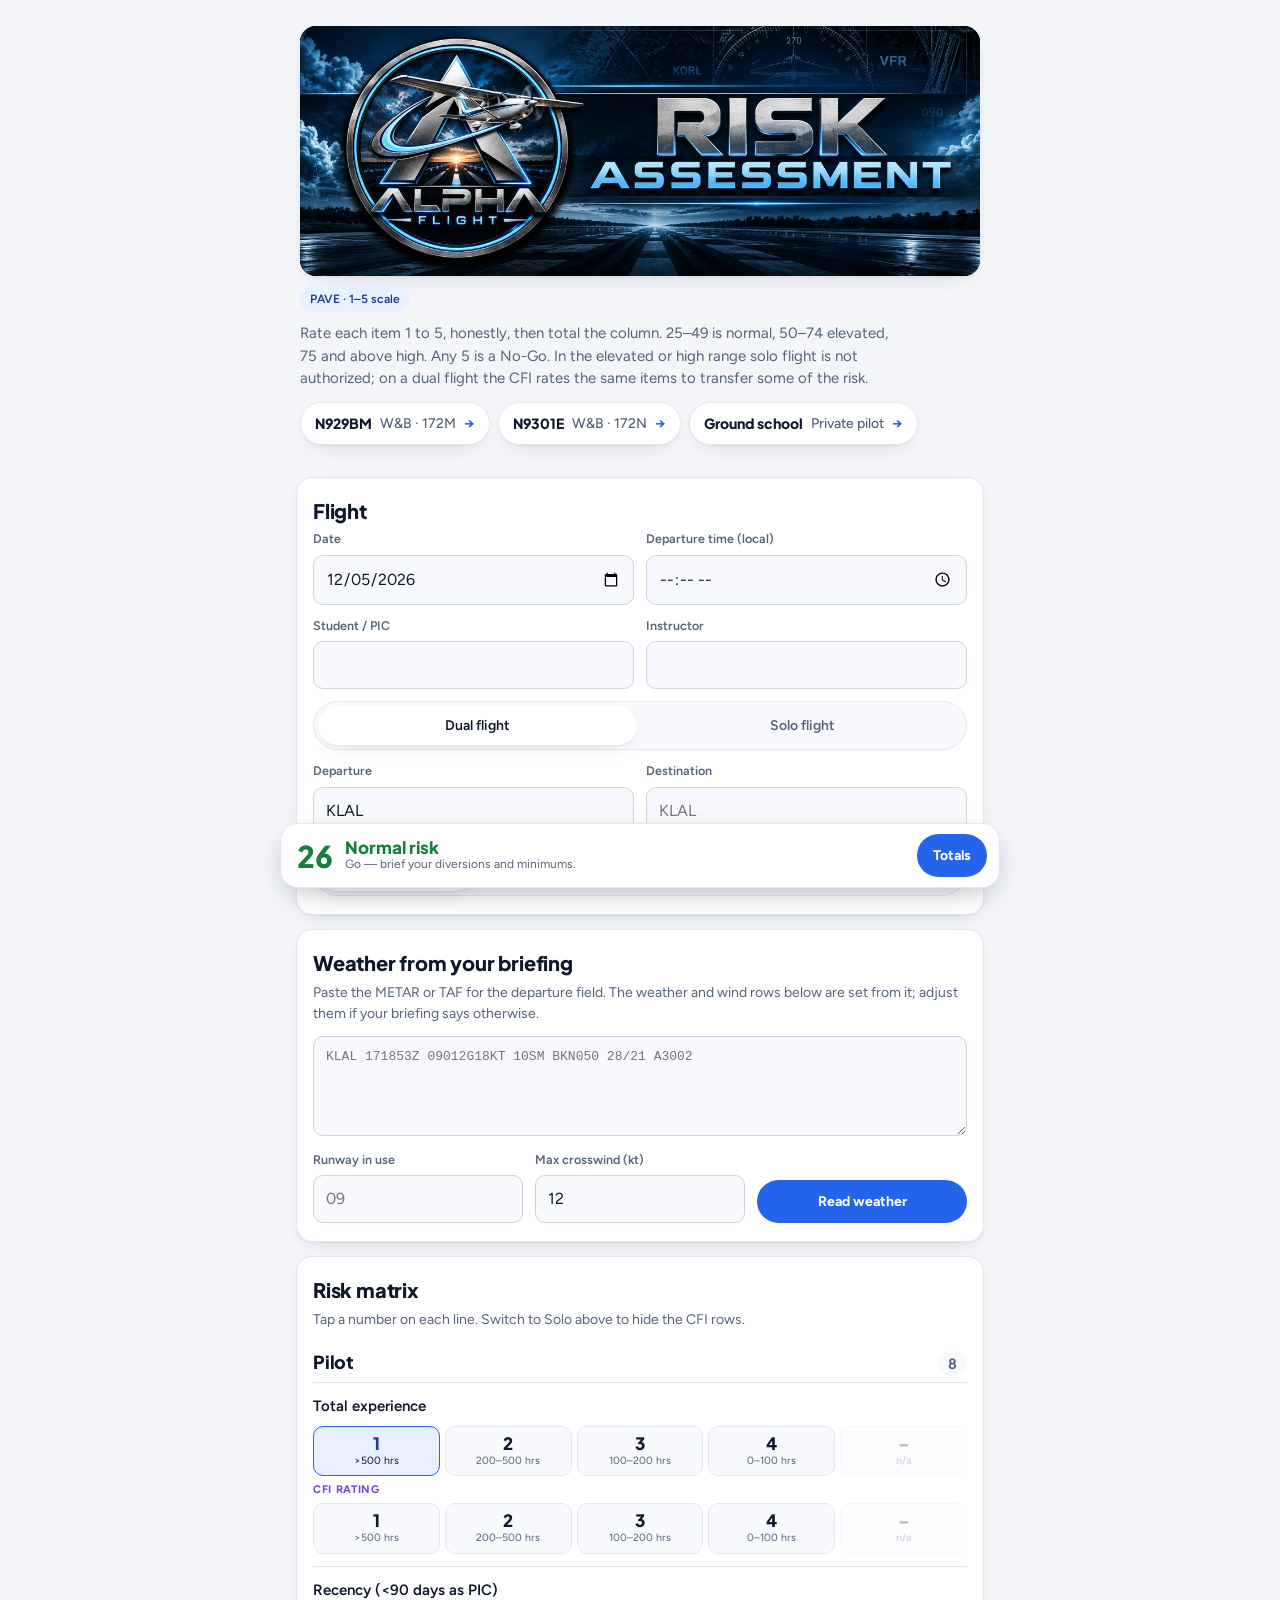
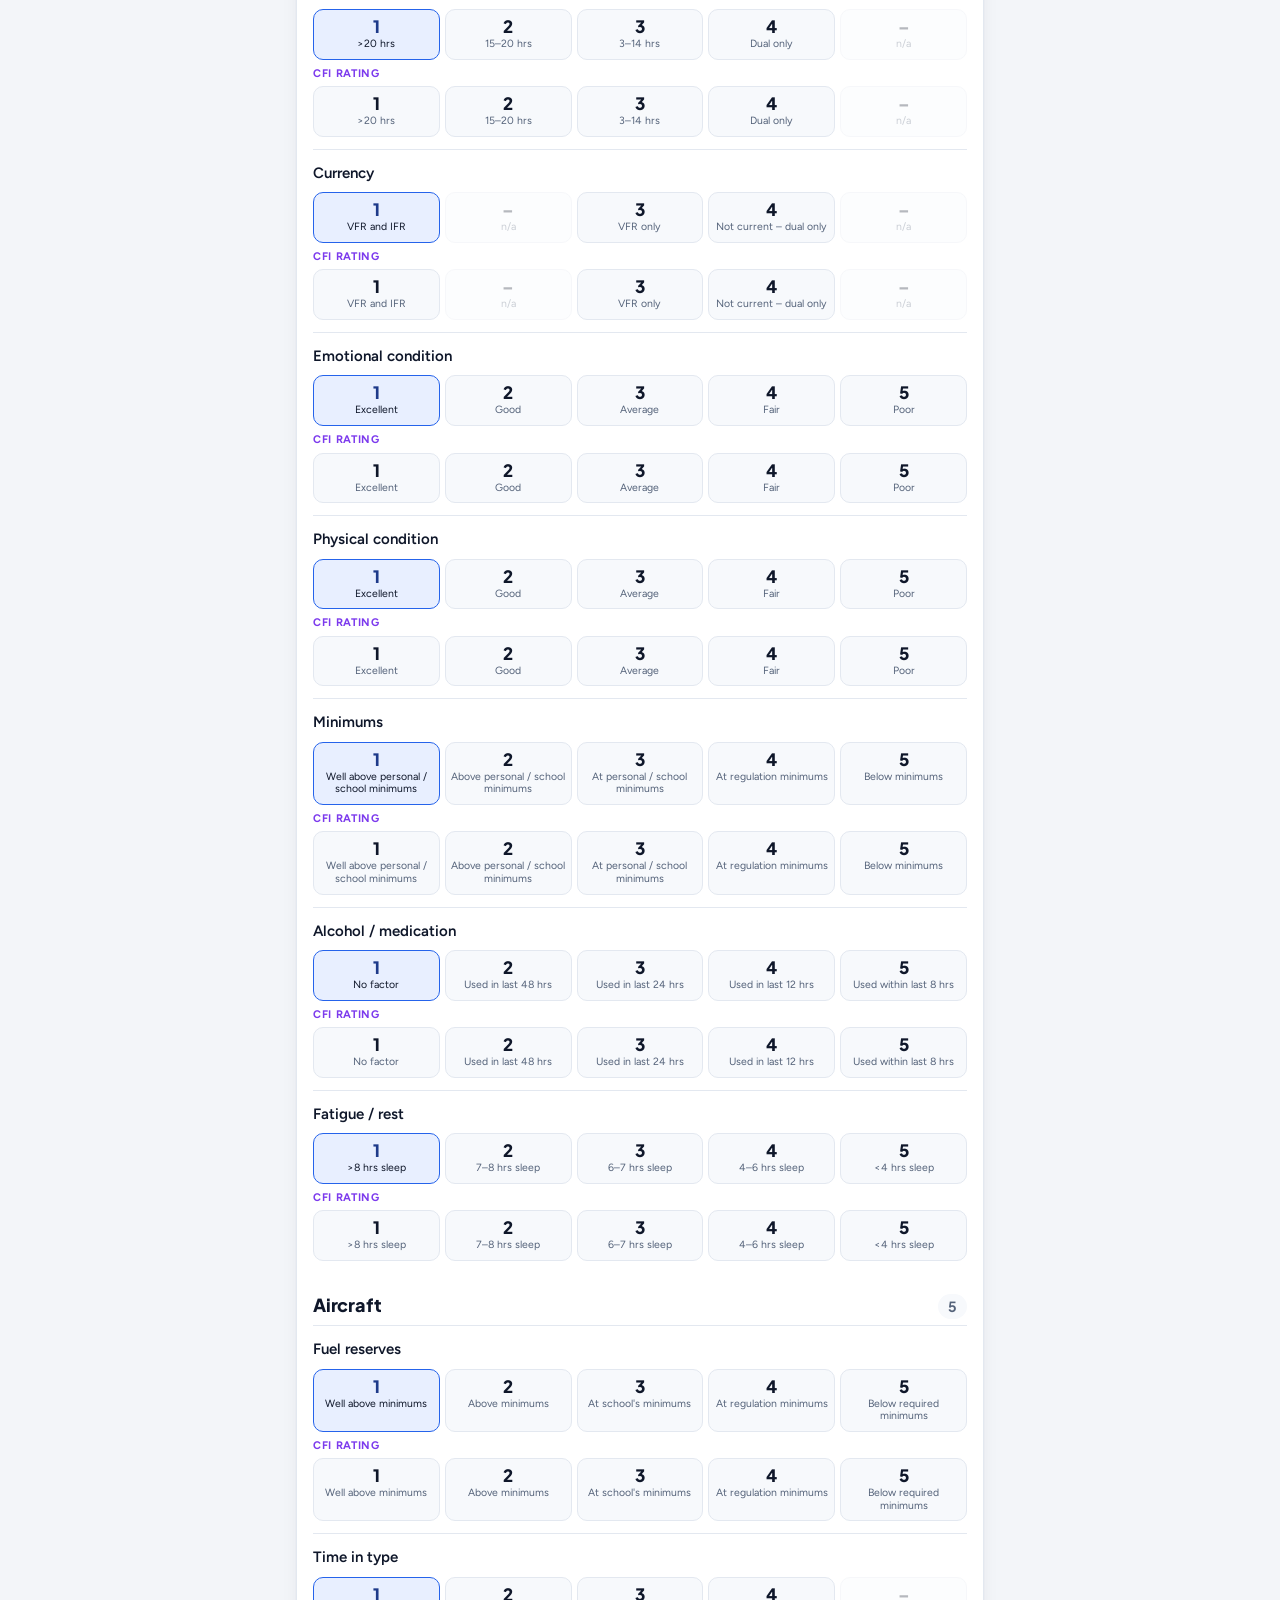
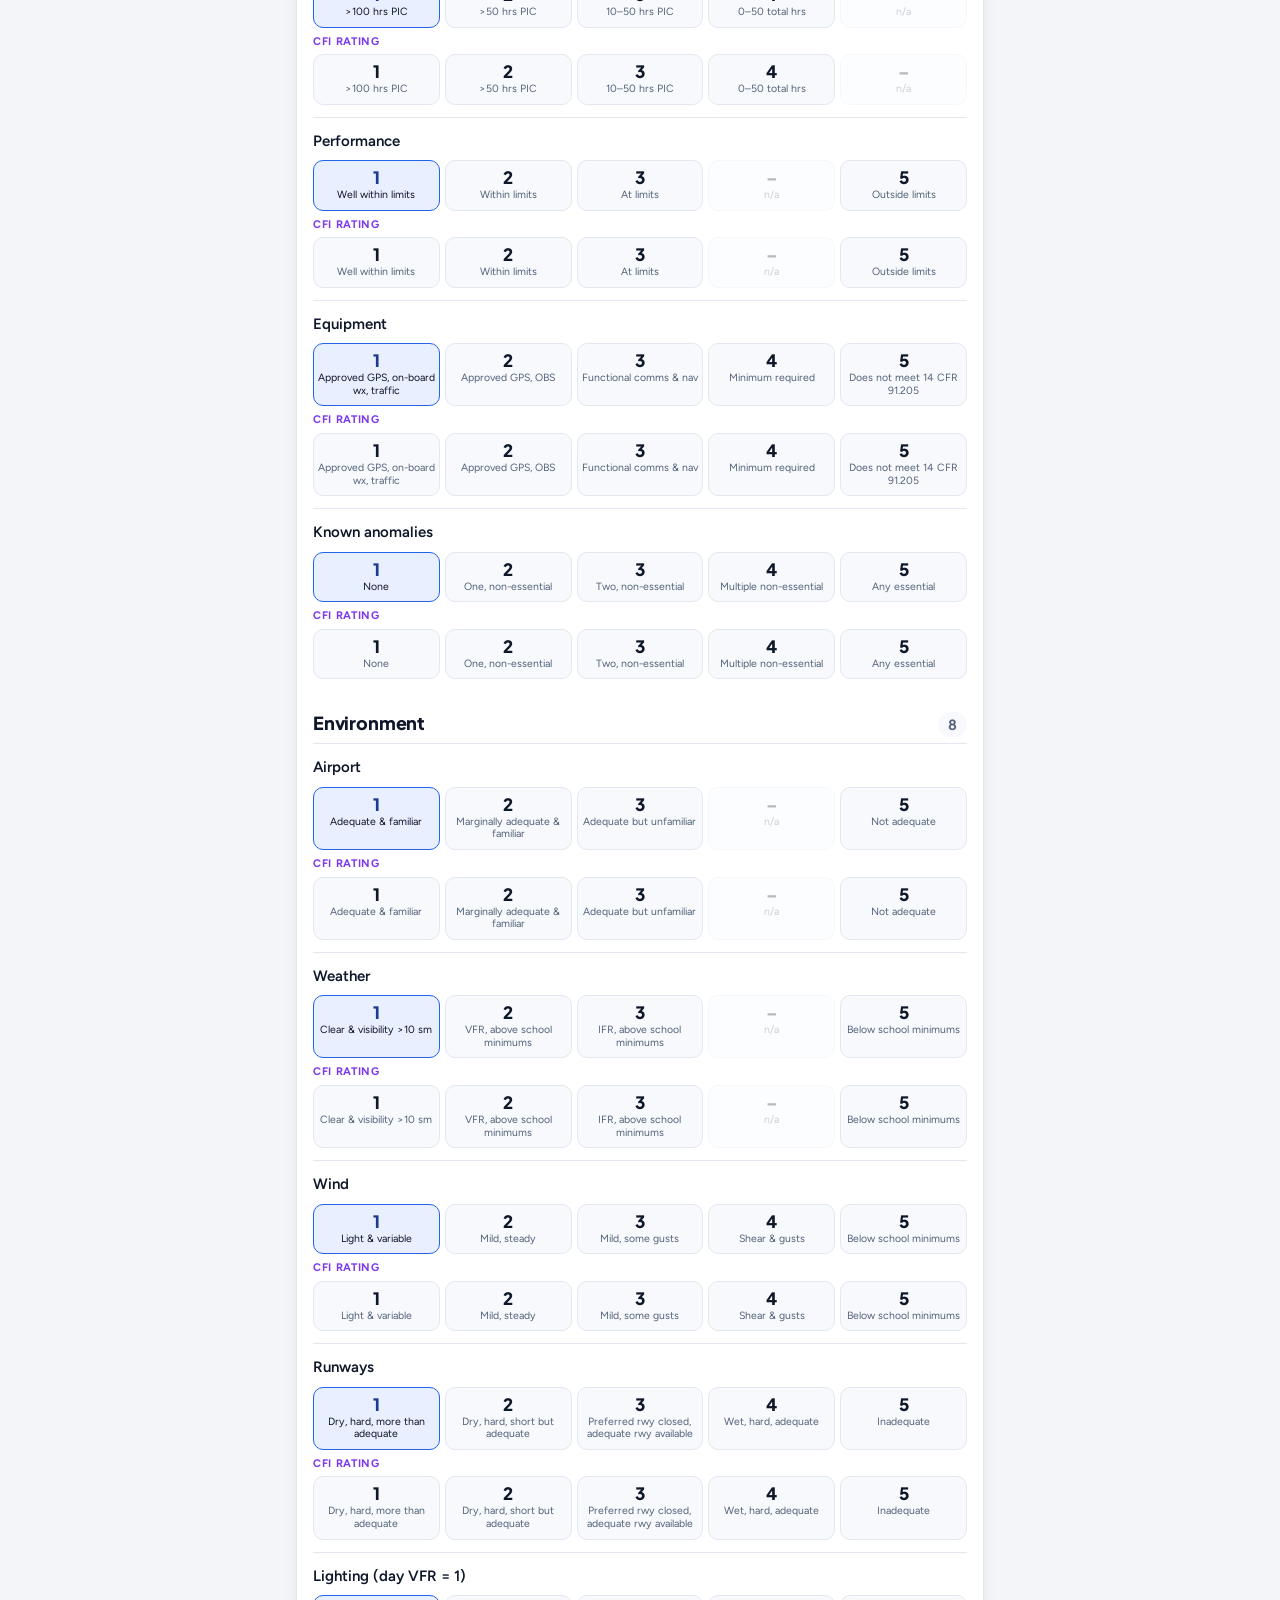
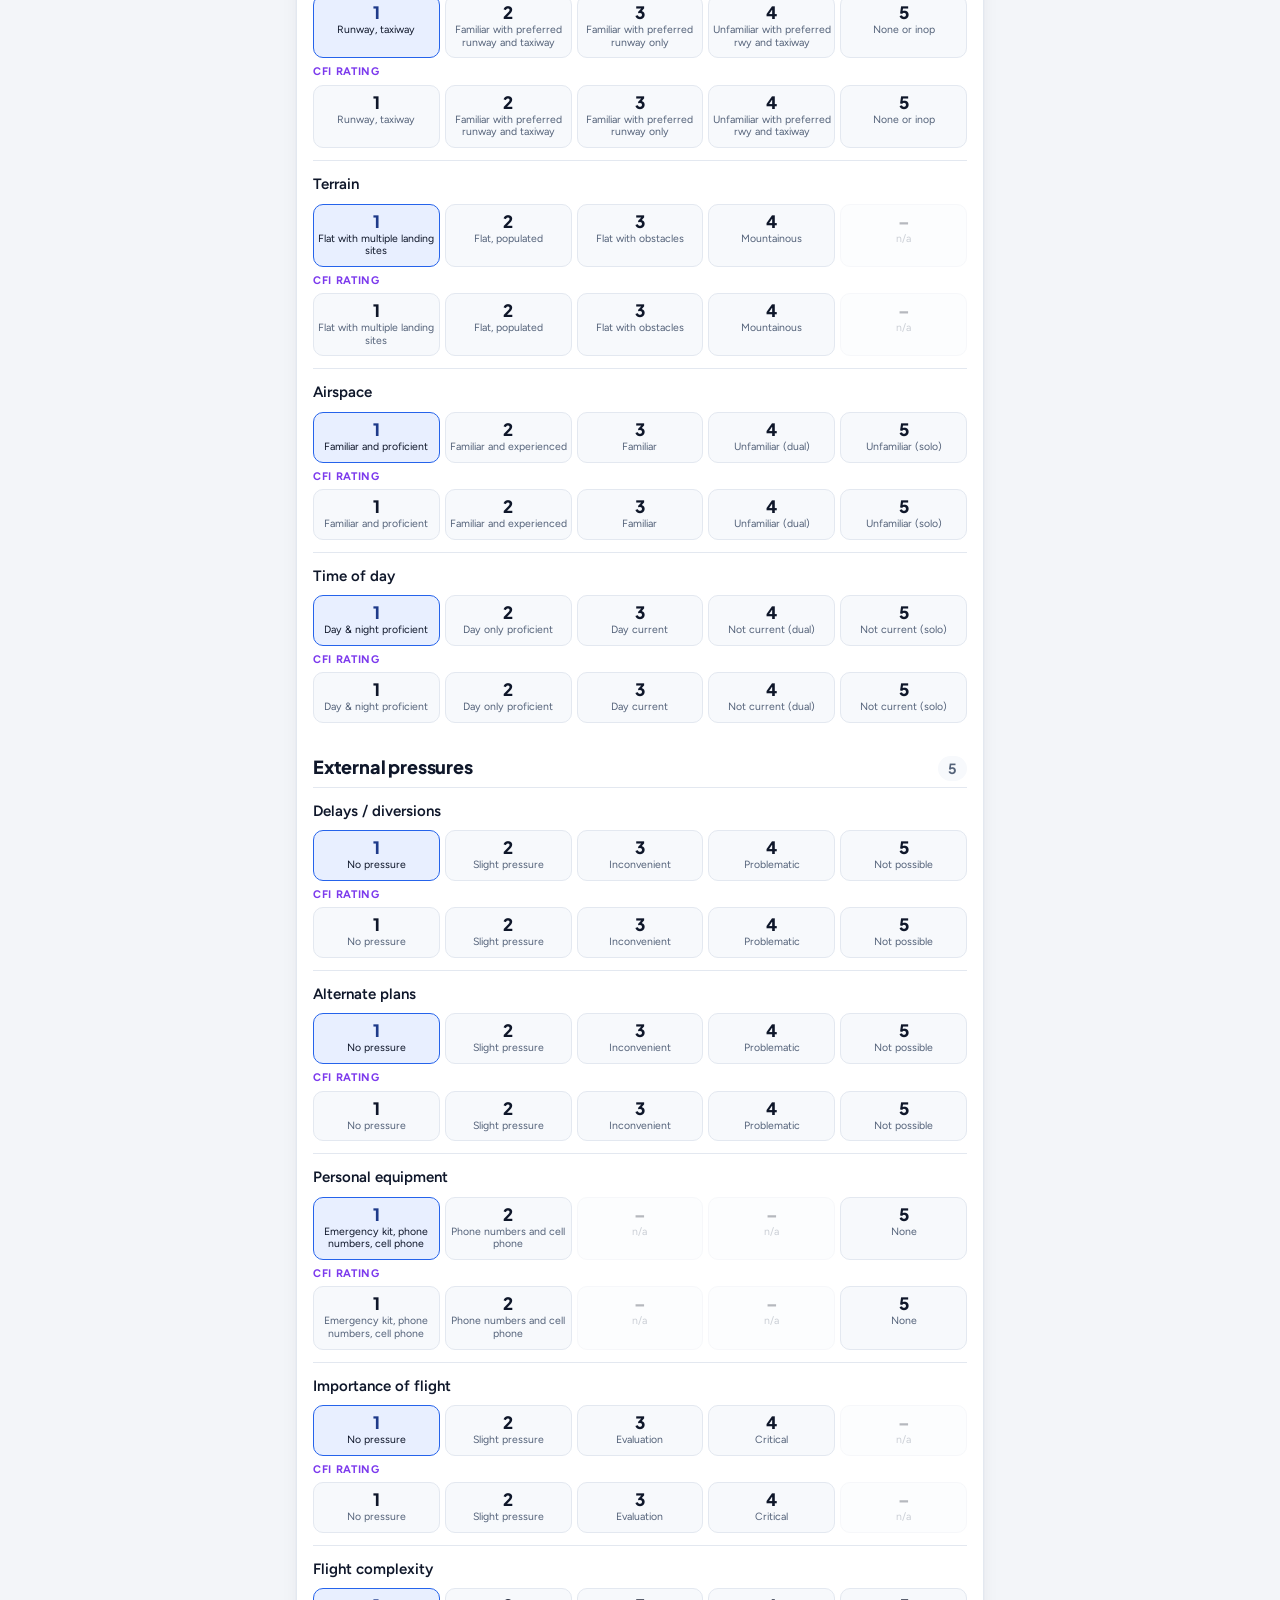
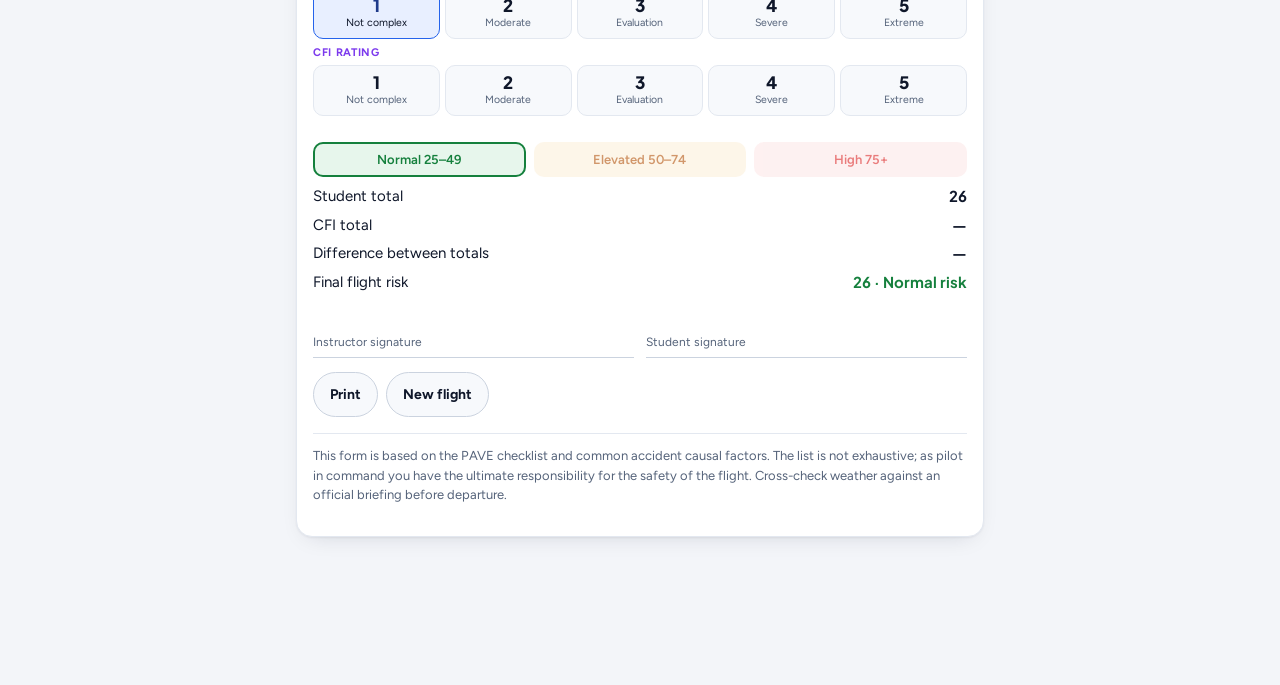
<file: index.html>
<!DOCTYPE html>
<html lang="en">
<head>
<meta charset="utf-8">
<meta name="viewport" content="width=device-width, initial-scale=1, viewport-fit=cover">
<title>Preflight Risk Assessment</title>
<meta property="og:image" content="https://alphaflight.io/assets/banner.jpg">
<meta name="description" content="Preflight risk assessment (PAVE, 1–5 per item) with METAR reading and links to each airplane's weight and balance page.">
<link rel="preconnect" href="https://fonts.googleapis.com">
<link rel="preconnect" href="https://fonts.gstatic.com" crossorigin>
<link href="https://fonts.googleapis.com/css2?family=Plus+Jakarta+Sans:wght@600;700;800&family=Figtree:wght@400;500;600;700&display=swap" rel="stylesheet">
<style>
:root{
  --bg:#F3F5F9; --card:#FFFFFF; --card-2:#F7F9FC; --ink:#0F172A; --ink-2:#55637A; --line:#E3E8F0; --line-2:#CBD3DF;
  --accent:#2563EB; --accent-2:#1D4ED8; --accent-soft:#E8EFFF; --accent-ink:#1E3A8A;
  --low:#15803D; --low-soft:#E7F6EC; --mod:#B45309; --mod-soft:#FDF1DC; --high:#DC2626; --high-soft:#FDE8E8; --util:#7C3AED; --util-soft:#F1EAFE;
  --shadow:0 1px 2px rgba(15,23,42,.05),0 8px 24px -12px rgba(15,23,42,.18);
  --r:16px; --r-s:10px;
  --display:"Plus Jakarta Sans","Figtree",system-ui,-apple-system,sans-serif; --body:"Figtree","Plus Jakarta Sans",system-ui,-apple-system,"Segoe UI",sans-serif; --mono:ui-monospace,"SF Mono",Menlo,Consolas,monospace;
  box-sizing:border-box; padding-top:env(safe-area-inset-top,0px); padding-bottom:env(safe-area-inset-bottom,0px);
}
@media (prefers-color-scheme: dark){ :root:not([data-theme="light"]){
  color-scheme:dark; --bg:#0B1220; --card:#131C2E; --card-2:#182338; --ink:#E6ECF5; --ink-2:#9AA8BF; --line:#243149; --line-2:#334664;
  --accent:#60A5FA; --accent-2:#3B82F6; --accent-soft:#17264A; --accent-ink:#BFD5FF;
  --low:#4ADE80; --low-soft:#122B1C; --mod:#FBBF24; --mod-soft:#33240B; --high:#F87171; --high-soft:#3B1515; --util:#C4B5FD; --util-soft:#241B3F;
  --shadow:0 1px 2px rgba(0,0,0,.4),0 10px 30px -14px rgba(0,0,0,.6);
}}
:root[data-theme="dark"]{
  color-scheme:dark; --bg:#0B1220; --card:#131C2E; --card-2:#182338; --ink:#E6ECF5; --ink-2:#9AA8BF; --line:#243149; --line-2:#334664;
  --accent:#60A5FA; --accent-2:#3B82F6; --accent-soft:#17264A; --accent-ink:#BFD5FF;
  --low:#4ADE80; --low-soft:#122B1C; --mod:#FBBF24; --mod-soft:#33240B; --high:#F87171; --high-soft:#3B1515; --util:#C4B5FD; --util-soft:#241B3F;
  --shadow:0 1px 2px rgba(0,0,0,.4),0 10px 30px -14px rgba(0,0,0,.6);
}
*{box-sizing:inherit}
html{-webkit-text-size-adjust:100%}
body{margin:0;background:var(--bg);color:var(--ink);font-family:var(--body);font-size:16px;line-height:1.5;padding-bottom:124px;-webkit-font-smoothing:antialiased}
h1,h2,h3,.cond{font-family:var(--display);margin:0;letter-spacing:-.01em}
main{max-width:720px;margin:0 auto;padding:12px 16px 24px}
/* top bar */
header{display:grid;gap:10px;padding:14px 4px 18px}
header .kicker{display:flex;align-items:center;justify-content:space-between;gap:10px;font-size:13px;font-weight:600;color:var(--ink-2)}
header .brand{display:inline-flex;align-items:center;gap:8px;color:var(--ink);text-decoration:none;font-family:var(--display);font-weight:800;font-size:15px;letter-spacing:.02em}
header .brand i{width:26px;height:26px;border-radius:8px;background:linear-gradient(135deg,var(--accent),var(--util));display:inline-block;flex:none}
header .tag{font-size:12px;font-weight:600;padding:4px 10px;border-radius:999px;background:var(--accent-soft);color:var(--accent-ink);white-space:nowrap}
header h1{font-size:34px;font-weight:800;line-height:1.05;text-wrap:balance}
header p{margin:0;color:var(--ink-2);font-size:15px;max-width:60ch}
.navlinks{display:flex;flex-wrap:wrap;gap:8px;margin-top:2px}
.navlinks a{display:inline-flex;align-items:center;gap:8px;padding:10px 14px;border-radius:999px;background:var(--card);border:1px solid var(--line);color:var(--ink);text-decoration:none;font-weight:600;font-size:14px;box-shadow:var(--shadow)}
.navlinks a b{font-family:var(--display);font-weight:800}
.navlinks a span{color:var(--ink-2);font-weight:500}
.navlinks a::after{content:"→";color:var(--accent);font-weight:700}
a{color:var(--accent)}
/* cards */
section{margin-top:14px;border:1px solid var(--line);border-radius:var(--r);background:var(--card);padding:18px 16px;box-shadow:var(--shadow)}
section h2{font-size:20px;font-weight:800;margin-bottom:4px}
section h3{font-size:12px;font-weight:700;margin:16px 0 8px;color:var(--ink-2);text-transform:uppercase;letter-spacing:.08em}
section .help{margin:0 0 12px;font-size:14px;color:var(--ink-2)}
.grid{display:grid;grid-template-columns:1fr 1fr;gap:12px}
.grid3{display:grid;grid-template-columns:1fr 1fr 1fr;gap:12px}
.wide{grid-column:1/-1}
label.f{display:block;min-width:0}
label.f span{display:block;font-size:12.5px;font-weight:600;color:var(--ink-2);margin-bottom:6px}
label.f small{display:block;font-size:12px;color:var(--ink-2);margin-top:5px}
input[type=number],input[type=text],input[type=date],input[type=time],select,textarea{width:100%;font:inherit;font-size:16px;padding:11px 12px;border:1px solid var(--line-2);border-radius:var(--r-s);background:var(--card-2);color:var(--ink);transition:border-color .15s,box-shadow .15s}
input:focus,textarea:focus,select:focus{outline:none;border-color:var(--accent);box-shadow:0 0 0 3px var(--accent-soft)}
input.up{text-transform:uppercase}
textarea{font-family:var(--mono);font-size:13px;line-height:1.45;resize:vertical;text-transform:uppercase}
input[type=range]{width:100%;accent-color:var(--accent);margin:8px 0 2px;height:28px}
.chk{display:flex;align-items:center;gap:10px;padding:11px 12px;background:var(--card-2);border:1px solid var(--line-2);border-radius:var(--r-s);font-size:15px}
.chk input{width:20px;height:20px;accent-color:var(--accent);margin:0;flex:none}
.seg{display:flex;gap:6px;flex-wrap:wrap;padding:4px;background:var(--card-2);border:1px solid var(--line);border-radius:999px}
.seg label{flex:1;display:flex;align-items:center;justify-content:center;gap:6px;padding:9px 10px;border-radius:999px;font-size:14px;font-weight:600;color:var(--ink-2);cursor:pointer;min-width:0;text-align:center;transition:background .15s,color .15s}
.seg label:has(input:checked){background:var(--card);color:var(--ink);box-shadow:var(--shadow)}
.seg input{position:absolute;opacity:0;width:0;height:0}
.seg label:has(input[type=checkbox]:checked){background:var(--accent-soft);color:var(--accent-ink)}
.warn{color:var(--high);font-size:13px;margin-top:6px;font-weight:500}
.ok{color:var(--low)}
table{width:100%;border-collapse:collapse;font-size:14px;margin-top:8px;font-variant-numeric:tabular-nums}
th,td{padding:8px 6px;border-bottom:1px solid var(--line);text-align:right;white-space:nowrap}
th:first-child,td:first-child{text-align:left;white-space:normal}
th{font-weight:700;color:var(--ink-2);font-size:11px;text-transform:uppercase;letter-spacing:.06em}
tr.sub td{font-weight:700;background:var(--card-2)}
tr.tot td{font-weight:800;border-top:2px solid var(--ink);border-bottom:0}
.num{font-family:var(--display);font-weight:700;font-variant-numeric:tabular-nums}
.pills{display:grid;grid-template-columns:repeat(3,1fr);gap:10px;margin-top:12px}
.pill{border:1px solid var(--line);border-radius:14px;padding:12px;background:var(--card-2);min-width:0}
.pill .t{font-size:11px;font-weight:700;color:var(--ink-2);text-transform:uppercase;letter-spacing:.06em}
.pill .w{font-family:var(--display);font-weight:800;font-size:24px;line-height:1.15;font-variant-numeric:tabular-nums;margin-top:2px}
.pill .c{font-size:12.5px;color:var(--ink-2);margin-top:2px}
.pill.good{border-color:transparent;background:var(--low-soft)} .pill.good .w{color:var(--low)}
.pill.bad{border-color:transparent;background:var(--high-soft)} .pill.bad .w{color:var(--high)}
.pill.warn2{border-color:transparent;background:var(--mod-soft)} .pill.warn2 .w{color:var(--mod)}
.env{margin-top:14px;border-radius:12px;overflow:hidden;background:var(--card-2);padding:6px}
.env svg{width:100%;height:auto;display:block}
.legend{display:flex;flex-wrap:wrap;gap:12px;font-size:13px;color:var(--ink-2);margin-top:8px}
.legend span{display:inline-flex;align-items:center;gap:6px}
.legend i{display:inline-block;width:12px;height:12px;border-radius:3px}
.kv{display:grid;grid-template-columns:1fr auto;gap:6px 14px;font-size:15px;margin-top:8px}
.kv div:nth-child(even){font-family:var(--display);font-weight:700;text-align:right;font-variant-numeric:tabular-nums}
.kv .muted{color:var(--ink-2);font-size:13px;grid-column:1/-1;margin-top:-2px;font-family:var(--body);font-weight:400;text-align:left}
/* PAVE matrix */
.pave .cat{margin-top:18px}
.pave .cat h3{display:flex;justify-content:space-between;align-items:baseline;margin:0 0 6px;color:var(--ink);text-transform:none;letter-spacing:-.01em;font-size:18px;font-weight:800}
.pave .cat h3 b{font-family:var(--display);font-size:14px;color:var(--ink-2);font-weight:700;padding:2px 10px;border-radius:999px;background:var(--card-2)}
.item{border-top:1px solid var(--line);padding:12px 0 12px}
.item .q{font-weight:600;font-size:15px;margin-bottom:8px;display:flex;justify-content:space-between;gap:8px}
.item .q small{font-weight:700;color:var(--high);white-space:nowrap;font-size:11px;letter-spacing:.06em;text-transform:uppercase}
.lv{display:grid;grid-template-columns:repeat(5,1fr);gap:5px}
.lv label{display:flex;flex-direction:column;align-items:center;gap:3px;padding:8px 3px;border:1px solid var(--line);border-radius:10px;background:var(--card-2);cursor:pointer;text-align:center;min-width:0;transition:background .15s,border-color .15s}
.lv label b{font-family:var(--display);font-size:17px;line-height:1;font-weight:800}
.lv label span{font-size:10.5px;line-height:1.2;color:var(--ink-2)}
.lv label input{position:absolute;opacity:0;width:0;height:0}
.lv label.na{opacity:.3;cursor:default}
.lv label:has(input:checked){border-color:var(--accent);background:var(--accent-soft)}
.lv label:has(input:checked) b{color:var(--accent-ink)}
.lv label:has(input:checked) span{color:var(--ink)}
.lv label.l5:has(input:checked){border-color:var(--high);background:var(--high-soft)} .lv label.l5:has(input:checked) b{color:var(--high)}
.lv label.l4:has(input:checked){border-color:var(--mod);background:var(--mod-soft)} .lv label.l4:has(input:checked) b{color:var(--mod)}
.lv.cfi label:has(input:checked){border-color:var(--util);background:var(--util-soft)} .lv.cfi label:has(input:checked) b{color:var(--util)}
.cfirow{margin-top:6px;display:none}
.dual .cfirow{display:block}
.cfirow .tag{font-size:11px;font-weight:700;color:var(--util);text-transform:uppercase;letter-spacing:.06em;margin-bottom:4px}
.bands{display:grid;grid-template-columns:1fr 1fr 1fr;gap:8px;margin-top:14px;font-size:13px;font-weight:600}
.bands div{padding:8px 10px;border-radius:10px;text-align:center;opacity:.6}
.bands .b1{background:var(--low-soft);color:var(--low)} .bands .b2{background:var(--mod-soft);color:var(--mod)} .bands .b3{background:var(--high-soft);color:var(--high)}
.bands div.on{opacity:1;outline:2px solid currentColor;outline-offset:-2px}
/* bottom bar */
.bar{position:fixed;left:0;right:0;bottom:0;z-index:20;padding:0 12px calc(12px + env(safe-area-inset-bottom,0px))}
.bar-in{max-width:720px;margin:0 auto;display:flex;align-items:center;gap:12px;background:var(--card);border:1px solid var(--line);border-radius:18px;padding:10px 12px 10px 16px;box-shadow:0 10px 30px -10px rgba(15,23,42,.35)}
.gauge{font-family:var(--display);font-weight:800;font-size:30px;line-height:1;color:var(--low);white-space:nowrap;font-variant-numeric:tabular-nums}
.gauge small{font-size:12px;color:var(--ink-2);font-weight:600}
.level{flex:1;min-width:0}
.level .name{font-family:var(--display);font-weight:800;font-size:17px;line-height:1.15;color:var(--low)}
.level .why{font-size:12px;color:var(--ink-2);line-height:1.3}
.bar.mod .gauge,.bar.mod .name{color:var(--mod)} .bar.bad .gauge,.bar.bad .name{color:var(--high)}
.btn{font:inherit;font-weight:700;font-size:14px;padding:11px 16px;border-radius:999px;border:0;background:var(--accent);color:#fff;cursor:pointer;text-decoration:none;white-space:nowrap;transition:background .15s}
.btn:hover{background:var(--accent-2)}
.btn.ghost{background:var(--card-2);color:var(--ink);border:1px solid var(--line-2)} .btn.ghost:hover{background:var(--accent-soft)}
.actions{display:flex;gap:8px;flex-wrap:wrap;margin-top:14px}
details{margin-top:16px;font-size:14px;color:var(--ink-2)}
details summary{cursor:pointer;font-weight:700;color:var(--ink)}
.note{font-size:13px;color:var(--ink-2);margin-top:16px;border-top:1px solid var(--line);padding-top:12px}
.sig{display:grid;grid-template-columns:1fr 1fr;gap:12px;margin-top:14px}
.sig div{border-bottom:1.5px solid var(--line-2);padding:26px 0 6px;font-size:12px;color:var(--ink-2)}
.wxout{margin-top:12px;font-size:14px;border-top:1px solid var(--line);padding-top:12px}
.wxout .lead{font-family:var(--display);font-weight:800;font-size:18px}
.wxout ul{margin:6px 0 0;padding-left:18px} .wxout li{margin:4px 0}
.wxout .err{color:var(--high)}
:focus-visible{outline:2px solid var(--accent);outline-offset:2px}
@media (max-width:460px){ header h1{font-size:30px} .grid3{grid-template-columns:1fr 1fr} .pills{gap:6px} .pill .w{font-size:20px} .lv label span{font-size:10px} section{padding:16px 14px} }
@media (prefers-reduced-motion:reduce){ *{transition:none!important} }
@media print{ .bar,.actions,input[type=range],.help,.wxhelp,.navlinks{display:none} body{padding-bottom:0;background:#fff;color:#000} section{break-inside:avoid;border-color:#999;box-shadow:none} .lv label{border-color:#999} .lv label:has(input:checked){background:#ddd} main{max-width:none} }

.hero{display:block;border-radius:var(--r);overflow:hidden;box-shadow:var(--shadow);background:#0B1220;line-height:0}
.hero img{width:100%;height:auto;display:block}
.vh{position:absolute;width:1px;height:1px;overflow:hidden;clip:rect(0 0 0 0);white-space:nowrap}
</style>
</head>
<body>
<main>
<header>
  <a class="hero" href="/" aria-label="AlphaFlight Risk Assessment"><img src="/assets/banner-1200.jpg" srcset="/assets/banner-1200.jpg 1200w, /assets/banner.jpg 2066w" sizes="(max-width: 760px) 100vw, 720px" width="2066" height="761" alt="AlphaFlight — Risk Assessment" fetchpriority="high"></a>
  <h1 class="vh">Preflight Risk Assessment</h1>
  <div class="kicker"><span class="tag">PAVE · 1–5 scale</span></div>
  <p>Rate each item 1 to 5, honestly, then total the column. 25–49 is normal, 50–74 elevated, 75 and above high. Any 5 is a No-Go. In the elevated or high range solo flight is not authorized; on a dual flight the CFI rates the same items to transfer some of the risk.</p>
  <nav class="navlinks" aria-label="Weight and balance"><a href="/n929bm/"><b>N929BM</b><span>W&amp;B · 172M</span></a><a href="/n9301e/"><b>N9301E</b><span>W&amp;B · 172N</span></a><a href="/private-pilot/"><b>Ground school</b><span>Private pilot</span></a></nav>
</header>

<section>
  <h2>Flight</h2>
  <div class="grid">
    <label class="f"><span>Date</span><input type="date" id="date"></label>
    <label class="f"><span>Departure time (local)</span><input type="time" id="etd"></label>
    <label class="f"><span>Student / PIC</span><input type="text" id="student" autocomplete="name"></label>
    <label class="f"><span>Instructor</span><input type="text" id="cfi"></label>
    <div class="wide seg"><label><input type="radio" name="ftype" value="dual" checked>Dual flight</label><label><input type="radio" name="ftype" value="solo">Solo flight</label></div>
    <label class="f"><span>Departure</span><input type="text" id="dep" class="up" value="KLAL" maxlength="4"></label>
    <label class="f"><span>Destination</span><input type="text" id="dest" class="up" maxlength="4" placeholder="KLAL"></label>
    <div class="wide seg"><label><input type="radio" name="kind" value="training" checked>Training</label><label><input type="radio" name="kind" value="rental">Rental</label><label><input type="radio" name="kind" value="xc">Cross-country</label><label><input type="radio" name="kind" value="ride">Checkride prep</label></div>
  </div>
</section>

<section>
  <h2>Weather from your briefing</h2>
  <p class="help wxhelp">Paste the METAR or TAF for the departure field. The weather and wind rows below are set from it; adjust them if your briefing says otherwise.</p>
  <textarea id="wxraw" rows="4" placeholder="KLAL 171853Z 09012G18KT 10SM BKN050 28/21 A3002" spellcheck="false"></textarea>
  <div class="grid3" style="margin-top:8px;align-items:end">
    <label class="f"><span>Runway in use</span><input type="text" id="rwy" class="up" maxlength="3" placeholder="09"></label>
    <label class="f"><span>Max crosswind (kt)</span><input type="number" id="pxw" step="1" inputmode="numeric" value="12"></label>
    <button class="btn" type="button" onclick="readWx()">Read weather</button>
  </div>
  <div id="wxout" class="wxout" hidden></div>
</section>

<section class="pave">
  <h2>Risk matrix</h2>
  <p class="help">Tap a number on each line. Switch to Solo above to hide the CFI rows.</p>
  <div id="pave"></div>
  <div class="bands"><div class="b1" id="b1">Normal 25–49</div><div class="b2" id="b2">Elevated 50–74</div><div class="b3" id="b3">High 75+</div></div>
  <div class="kv" id="paveKv"></div>
  <div class="sig"><div>Instructor signature</div><div>Student signature</div></div>
  <div class="actions"><button class="btn ghost" type="button" onclick="window.print()">Print</button><button class="btn ghost" type="button" onclick="resetAll()">New flight</button></div>
  <p class="note">This form is based on the PAVE checklist and common accident causal factors. The list is not exhaustive; as pilot in command you have the ultimate responsibility for the safety of the flight. Cross-check weather against an official briefing before departure.</p>
</section>
</main>

<div class="bar" id="bar">
  <div class="bar-in">
    <div class="gauge" id="gRisk">0</div>
    <div class="level"><div class="name" id="gName">—</div><div class="why" id="gWhy"></div></div>
    <button class="btn" type="button" onclick="document.getElementById('paveKv').scrollIntoView({behavior:'smooth',block:'center'})">Totals</button>
  </div>
</div>

<script>
// ---- Weather parsing: raw METAR/TAF code or plain-English decoded text ----
const MONTHS={JAN:0,FEB:1,MAR:2,APR:3,MAY:4,JUN:5,JUL:6,AUG:7,SEP:8,OCT:9,NOV:10,DEC:11};
function emptyG(){ return {windDir:null,windSpd:null,gust:null,vis:null,ceiling:null,wx:[]}; }

// Raw code groups (tokens)
function parseGroups(tokens){
  const g=emptyG();
  for(let i=0;i<tokens.length;i++){
    const t=tokens[i]; let m;
    if((m=t.match(/^(\d{3}|VRB)(\d{2,3})(?:G(\d{2,3}))?KT$/))){ g.windDir=m[1]==='VRB'?'VRB':+m[1]; g.windSpd=+m[2]; g.gust=m[3]?+m[3]:null; continue; }
    if(t==='CAVOK'){ g.vis=10; continue; }
    if((m=t.match(/^P(\d+)SM$/))){ g.vis=+m[1]+0.01; continue; }
    if((m=t.match(/^M?(\d+)\/(\d+)SM$/))){ const base=(tokens[i-1]&&/^\d$/.test(tokens[i-1]))?+tokens[i-1]:0; g.vis=base+(+m[1])/(+m[2]); continue; }
    if((m=t.match(/^(\d+)SM$/))){ g.vis=+m[1]; continue; }
    if((m=t.match(/^(BKN|OVC)(\d{3})/))){ const h=+m[2]*100; if(g.ceiling===null||h<g.ceiling) g.ceiling=h; continue; }
    if((m=t.match(/^VV(\d{3})$/))){ const h=+m[1]*100; if(g.ceiling===null||h<g.ceiling) g.ceiling=h; continue; }
    if(/^[+-]?(VC)?(TS|FZ|SH|RA|SN|DZ|FG|BR|HZ|GR|GS|PL|IC|UP|SQ|FC|DS|SS|SA|DU|PO|VA|MI|BC|PR|DR|BL)+$/.test(t)){ g.wx.push(t); }
  }
  return g;
}

// Plain-English groups (a sentence like "Wind from 290° at 5 knots, greater than 6 statute miles visibility, ...")
const WX_WORDS=['THUNDERSTORM','FREEZING','HAIL','ICE PELLET','SNOW','HEAVY','RAIN','DRIZZLE','SHOWER','FOG','MIST','HAZE','SMOKE','SQUALL','FUNNEL','TORNADO','VOLCANIC','DUST','SAND','CUMULONIMBUS','TOWERING'];
function parseEnglish(text){
  const g=emptyG(); const T=text.toUpperCase(); let m;
  if((m=T.match(/WIND (?:FROM |IS )?(\d{3})°? AT (\d+) KNOTS?(?: GUSTING(?: TO)? (\d+) KNOTS?)?/))){ g.windDir=+m[1]; g.windSpd=+m[2]; g.gust=m[3]?+m[3]:null; }
  else if((m=T.match(/WIND (?:IS )?VARIABLE AT (\d+) KNOTS?(?: GUSTING(?: TO)? (\d+) KNOTS?)?/))){ g.windDir='VRB'; g.windSpd=+m[1]; g.gust=m[2]?+m[2]:null; }
  else if(/WIND(?:S)? (?:IS |ARE )?CALM|CALM WIND/.test(T)){ g.windDir=0; g.windSpd=0; }
  if((m=T.match(/GREATER THAN (\d+) STATUTE MILES? VISIBILITY/))){ g.vis=+m[1]+0.01; }
  else if((m=T.match(/LESS THAN (\d+(?:\/\d+)?) STATUTE MILES? VISIBILITY/))){ g.vis=frac(m[1])-0.01; }
  else if((m=T.match(/(\d+ \d+\/\d+|\d+\/\d+|\d+(?:\.\d+)?) STATUTE MILES? VISIBILITY/))){ g.vis=frac(m[1]); }
  const re=/(BROKEN|OVERCAST|VERTICAL VISIBILITY|INDEFINITE CEILING)(?: AT| OF)? ([\d,]+) FEET/g;
  while((m=re.exec(T))){ const h=+m[2].replace(/,/g,''); if(g.ceiling===null||h<g.ceiling) g.ceiling=h; }
  WX_WORDS.forEach(w=>{ if(T.includes(w)) g.wx.push(w.charAt(0)+w.slice(1).toLowerCase()); });
  if(/THUNDERSTORMS? IN THE VICINITY/.test(T)) g.wx=g.wx.map(w=>w==='Thunderstorm'?'Thunderstorms in the vicinity':w);
  return g;
}
function frac(s){ const p=s.trim().split(' '); let v=0; p.forEach(x=>{ if(x.includes('/')){ const [a,b]=x.split('/'); v+= +a/+b; } else v+= +x; }); return v; }
function engTime(str,year){ const m=str.match(/([A-Z]{3})\.? (\d{1,2}) AT (\d{2})(\d{2})Z/); if(!m) return null; return Date.UTC(year,MONTHS[m[1]],+m[2],+m[3],+m[4]); }

function category(c,v){
  const ceil=c===null?99999:c, vis=v===null?99:v;
  if(ceil<500||vis<1) return 'LIFR'; if(ceil<1000||vis<3) return 'IFR'; if(ceil<=3000||vis<=5) return 'MVFR'; return 'VFR';
}
function worse(a,b){ const o=['VFR','MVFR','IFR','LIFR']; return o[Math.max(o.indexOf(a),o.indexOf(b))]; }
function windStr(g){ if(!g||g.windSpd===null) return ''; return `wind ${g.windDir==='VRB'?'variable':g.windSpd===0?'calm':String(g.windDir).padStart(3,'0')+'°'}${g.windSpd?` at ${g.windSpd}${g.gust?' gusting '+g.gust:''} kt`:''}`; }
function visStr(v){ return v===null?'?':v>=10?'10+':v>6?'6+':v.toFixed(1).replace(/\.0$/,''); }

// Build a common model: {metar: groups|null, periods:[{kind,start,end,groups}]}, times in ms (UTC)
function buildModel(raw, depDate){
  const year=(depDate||new Date()).getUTCFullYear();
  const model={metar:null,periods:[],english:false};
  const U=raw.toUpperCase();
  if(/TERMINAL FORECAST|STATUTE MILE|WIND FROM|WIND IS/.test(U)){
    model.english=true;
    const tfIdx=U.search(/TERMINAL FORECAST/);
    const obs=tfIdx===-1?raw:raw.slice(0,tfIdx);
    const taf=tfIdx===-1?'':raw.slice(tfIdx);
    if(/WIND|VISIBILITY/i.test(obs)) model.metar=parseEnglish(obs);
    if(taf){
      // split into clauses on period keywords
      const re=/(TEMPORARILY FROM|TEMPORARY FROM|BECOMING FROM|BECOMING BETWEEN|PROBABILITY \d+% FROM|PROBABILITY OF \d+% FROM|\d+% PROBABILITY FROM|FROM|VALID FROM) ([A-Z]{3}\.? \d{1,2} AT \d{4}Z)(?: (?:UNTIL|TO) ([A-Z]{3}\.? \d{1,2} AT \d{4}Z))?/gi;
      const hits=[]; let m;
      while((m=re.exec(taf))){ hits.push({idx:m.index,len:m[0].length,kw:m[1].toUpperCase(),s:m[2].toUpperCase(),e:m[3]?m[3].toUpperCase():null}); }
      hits.forEach((h,i)=>{
        const body=taf.slice(h.idx+h.len, i+1<hits.length?hits[i+1].idx:undefined);
        let kind='FM';
        if(h.kw.startsWith('VALID')) kind='BASE'; else if(h.kw.startsWith('TEMPOR')) kind='TEMPO'; else if(h.kw.startsWith('BECOMING')) kind='BECMG'; else if(/PROBAB/.test(h.kw)) kind=h.kw.match(/\d+/)[0]+'% probability';
        model.periods.push({kind,start:engTime(h.s,year),end:h.e?engTime(h.e,year):null,groups:parseEnglish(body)});
      });
    }
  } else {
    const toks=U.replace(/\s+/g,' ').trim().split(' ');
    const tafIdx=toks.indexOf('TAF');
    const metarToks=tafIdx===-1?toks:toks.slice(0,tafIdx);
    const tafToks=tafIdx===-1?[]:toks.slice(tafIdx);
    if(metarToks.some(t=>/^\d{6}Z$/.test(t))) model.metar=parseGroups(metarToks);
    if(tafToks.length){
      const mo=(depDate||new Date()).getUTCMonth();
      const abs=(d,h,mi=0)=>Date.UTC(year,mo,d,h,mi);
      let cur={kind:'BASE',start:null,end:null,toks:[]};
      for(let i=0;i<tafToks.length;i++){
        const t=tafToks[i]; let m;
        if((m=t.match(/^FM(\d{2})(\d{2})(\d{2})$/))){ model.periods.push(cur); cur={kind:'FM',start:abs(+m[1],+m[2],+m[3]),end:null,toks:[]}; continue; }
        if((t==='TEMPO'||t==='BECMG'||/^PROB\d{2}$/.test(t)) && tafToks[i+1] && /^\d{4}\/\d{4}$/.test(tafToks[i+1])){
          model.periods.push(cur); const w=tafToks[i+1];
          cur={kind:t.replace(/^PROB(\d+)$/,'$1% probability'),start:abs(+w.slice(0,2),+w.slice(2,4)),end:abs(+w.slice(5,7),+w.slice(7,9)),toks:[]}; i++; continue; }
        if(cur.kind==='BASE' && cur.start===null && /^\d{4}\/\d{4}$/.test(t)){ cur.start=abs(+t.slice(0,2),+t.slice(2,4)); cur.end=abs(+t.slice(5,7),+t.slice(7,9)); continue; }
        cur.toks.push(t);
      }
      model.periods.push(cur);
      model.periods.forEach(p=>{ p.groups=parseGroups(p.toks); delete p.toks; });
    }
  }
  // FM/BASE periods end where the next main period starts
  const mains=model.periods.filter(p=>p.kind==='BASE'||p.kind==='FM');
  mains.forEach((p,i)=>{ if(mains[i+1]) p.end=mains[i+1].start; });
  return model;
}


// Returns {cat, wind:{windDir,windSpd,gust}, xwDep, hazards:[], notes:[], conv} or null
function analyzeWx(raw, depDate, rwy){
  raw=(raw||'').replace(/\s+/g,' ').trim(); if(!raw) return null;
  const model=buildModel(raw,depDate);
  const notes=[]; let cat=null, wind=null; const hazards=new Set();
  if(model.metar){ const m=model.metar; const c=category(m.ceiling,m.vis); cat=c; wind=m; m.wx.forEach(w=>hazards.add(w));
    notes.push(`Current observation: ${c} \u2014 ceiling ${m.ceiling===null?'none':m.ceiling.toLocaleString()+' ft'}, visibility ${visStr(m.vis)} sm, ${windStr(m)||'wind not reported'}${m.wx.length?', '+m.wx.join(', '):''}`); }
  if(model.periods.length){
    const mains=model.periods.filter(p=>p.kind==='BASE'||p.kind==='FM'); let applicable=[];
    if(depDate){ const dep=depDate.getTime(); applicable=model.periods.filter(p=>p.start!==null&&dep>=p.start&&(p.end===null||dep<p.end)); }
    if(!applicable.length){ applicable=[mains[0]||model.periods[0]]; notes.push(depDate?'Departure time is outside this forecast \u2014 using the first period.':'No departure time set \u2014 using the first forecast period.'); }
    let tafCat='VFR', tafWind=null;
    applicable.forEach(p=>{ const g=p.groups; tafCat=worse(tafCat,category(g.ceiling,g.vis)); g.wx.forEach(w=>hazards.add(w)); if(g.windSpd!==null&&(!tafWind||(g.gust||g.windSpd)>(tafWind.gust||tafWind.windSpd))) tafWind=g; });
    const lowC=Math.min(...applicable.map(p=>p.groups.ceiling===null?Infinity:p.groups.ceiling));
    notes.push(`Forecast: ${tafCat} \u2014 ceiling ${lowC===Infinity?'none':lowC.toLocaleString()+' ft'}, visibility ${visStr(Math.min(...applicable.map(p=>p.groups.vis===null?99:p.groups.vis)))} sm${tafWind?', '+windStr(tafWind):''}`);
    cat=cat?worse(cat,tafCat):tafCat;
    if(!wind||(tafWind&&(tafWind.gust||tafWind.windSpd)>(wind.gust||wind.windSpd))) wind=tafWind||wind;
  }
  if(!cat) return null;
  const haz=[...hazards];
  const conv=haz.some(w=>/TS|FZ|GR|GS|^\+|Thunderstorm|Freezing|Hail|Heavy|Cumulonimbus|Funnel|Tornado/.test(w));
  const metar=model.metar;
  return {cat,wind,hazards:haz,notes,conv,metar,clearAndTen:!!(metar&&metar.ceiling===null&&metar.vis!==null&&metar.vis>10)};
}
function crosswind(windDir,spd,gust,rwy){
  rwy=String(rwy||'').replace(/[LRC]$/i,''); if(!rwy||spd===null||spd===undefined) return null;
  const s=gust||spd; if(windDir==='VRB') return {xw:s,hw:0,vrb:true};
  const diff=((windDir-(+rwy*10))%360+360)%360; const r=diff*Math.PI/180;
  return {xw:Math.round(Math.abs(Math.sin(r))*s),hw:Math.round(Math.cos(r)*s),vrb:false};
}

// ---- Preflight Risk Assessment matrix (PAVE, 1–5 per item; 5 = No-Go) ----
const PAVE = [
 {id:'pilot', name:'Pilot', items:[
   {id:'exp',  q:'Total experience', lv:['>500 hrs','200–500 hrs','100–200 hrs','0–100 hrs',null]},
   {id:'rec',  q:'Recency (<90 days as PIC)', lv:['>20 hrs','15–20 hrs','3–14 hrs','Dual only',null]},
   {id:'cur',  q:'Currency', lv:['VFR and IFR',null,'VFR only','Not current – dual only',null]},
   {id:'emo',  q:'Emotional condition', lv:['Excellent','Good','Average','Fair','Poor']},
   {id:'phy',  q:'Physical condition', lv:['Excellent','Good','Average','Fair','Poor']},
   {id:'min',  q:'Minimums', lv:['Well above personal / school minimums','Above personal / school minimums','At personal / school minimums','At regulation minimums','Below minimums']},
   {id:'alc',  q:'Alcohol / medication', lv:['No factor','Used in last 48 hrs','Used in last 24 hrs','Used in last 12 hrs','Used within last 8 hrs']},
   {id:'fat',  q:'Fatigue / rest', lv:['>8 hrs sleep','7–8 hrs sleep','6–7 hrs sleep','4–6 hrs sleep','<4 hrs sleep']},
 ]},
 {id:'acft', name:'Aircraft', items:[
   {id:'fuel', q:'Fuel reserves', lv:['Well above minimums','Above minimums',"At school's minimums",'At regulation minimums','Below required minimums']},
   {id:'tit',  q:'Time in type', lv:['>100 hrs PIC','>50 hrs PIC','10–50 hrs PIC','0–50 total hrs',null]},
   {id:'perf', q:'Performance', lv:['Well within limits','Within limits','At limits',null,'Outside limits']},
   {id:'eqp',  q:'Equipment', lv:['Approved GPS, on-board wx, traffic','Approved GPS, OBS','Functional comms & nav','Minimum required','Does not meet 14 CFR 91.205']},
   {id:'anom', q:'Known anomalies', lv:['None','One, non-essential','Two, non-essential','Multiple non-essential','Any essential']},
 ]},
 {id:'env', name:'Environment', items:[
   {id:'apt',  q:'Airport', lv:['Adequate & familiar','Marginally adequate & familiar','Adequate but unfamiliar',null,'Not adequate']},
   {id:'wx',   q:'Weather', lv:['Clear & visibility >10 sm','VFR, above school minimums','IFR, above school minimums',null,'Below school minimums']},
   {id:'wind', q:'Wind', lv:['Light & variable','Mild, steady','Mild, some gusts','Shear & gusts','Below school minimums']},
   {id:'rwy',  q:'Runways', lv:['Dry, hard, more than adequate','Dry, hard, short but adequate','Preferred rwy closed, adequate rwy available','Wet, hard, adequate','Inadequate']},
   {id:'lite', q:'Lighting (day VFR = 1)', lv:['Runway, taxiway','Familiar with preferred runway and taxiway','Familiar with preferred runway only','Unfamiliar with preferred rwy and taxiway','None or inop']},
   {id:'terr', q:'Terrain', lv:['Flat with multiple landing sites','Flat, populated','Flat with obstacles','Mountainous',null]},
   {id:'asp',  q:'Airspace', lv:['Familiar and proficient','Familiar and experienced','Familiar','Unfamiliar (dual)','Unfamiliar (solo)']},
   {id:'tod',  q:'Time of day', lv:['Day & night proficient','Day only proficient','Day current','Not current (dual)','Not current (solo)']},
 ]},
 {id:'ext', name:'External pressures', items:[
   {id:'dly',  q:'Delays / diversions', lv:['No pressure','Slight pressure','Inconvenient','Problematic','Not possible']},
   {id:'alt',  q:'Alternate plans', lv:['No pressure','Slight pressure','Inconvenient','Problematic','Not possible']},
   {id:'peq',  q:'Personal equipment', lv:['Emergency kit, phone numbers, cell phone','Phone numbers and cell phone',null,null,'None']},
   {id:'imp',  q:'Importance of flight', lv:['No pressure','Slight pressure','Evaluation','Critical',null]},
   {id:'cpx',  q:'Flight complexity', lv:['Not complex','Moderate','Evaluation','Severe','Extreme']},
 ]},
];
const BANDS=[{min:0,max:49,name:'Normal risk',cls:'good',key:'b1'},{min:50,max:74,name:'Elevated risk',cls:'warn2',key:'b2'},{min:75,max:999,name:'High risk',cls:'bad',key:'b3'}];
function band(t){ return BANDS.find(b=>t>=b.min&&t<=b.max); }

function renderPave(root){
  root.innerHTML='';
  PAVE.forEach(c=>{
    const d=document.createElement('div'); d.className='cat'; d.id='pcat-'+c.id;
    d.innerHTML=`<h3>${c.name}<b id="pcs-${c.id}">0</b></h3>`;
    c.items.forEach(it=>{
      const row=(who)=>`<div class="lv ${who}">`+it.lv.map((t,i)=>{ const v=i+1, na=t===null; return `<label class="l${v}${na?' na':''}"><input type="radio" name="p_${who}_${c.id}_${it.id}" value="${v}" ${na?'disabled':''} ${(!na&&v===1&&who==='stu')?'checked':''}><b>${na?'–':v}</b><span>${na?'n/a':t}</span></label>`; }).join('')+`</div>`;
      const e=document.createElement('div'); e.className='item'; e.id='pitem-'+c.id+'-'+it.id;
      e.innerHTML=`<div class="q"><span>${it.q}</span><small id="pi-${c.id}-${it.id}"></small></div>`+row('stu')+`<div class="cfirow"><div class="tag">CFI rating</div>${row('cfi')}</div>`;
      d.appendChild(e);
    });
    root.appendChild(d);
  });
}
function paveTotals(root){
  let stu=0, cfi=0, noGo=[], cfiAny=false, cfiN=0, total=0;
  PAVE.forEach(c=>{ let cs=0; c.items.forEach(it=>{ total++;
    const s=root.querySelector(`input[name="p_stu_${c.id}_${it.id}"]:checked`); const sv=s?+s.value:0; cs+=sv; stu+=sv;
    const k=root.querySelector(`input[name="p_cfi_${c.id}_${it.id}"]:checked`); const kv=k?+k.value:sv; cfi+=kv; if(k){ cfiAny=true; cfiN++; }
    if(sv===5) noGo.push(it.q);
    const tag=document.getElementById(`pi-${c.id}-${it.id}`); if(tag) tag.textContent=sv===5?'NO-GO':(sv>=4?'watch':'');
  }); const el=document.getElementById('pcs-'+c.id); if(el) el.textContent=cs; });
  return {stu,cfi,cfiAny,cfiN,total,noGo};
}
function setPave(root,cat,item,level,who='stu'){ const x=root.querySelector(`input[name="p_${who}_${cat}_${item}"][value="${level}"]`); if(x&&!x.disabled){ x.checked=true; return true; } return false; }

const KEY='frat-pave';
const $=id=>document.getElementById(id);
const SAVE_IDS=['date','etd','student','cfi','dep','dest','wxraw','rwy','pxw'];
const RADIOS=['ftype','kind'];
function save(){ try{ const d={}; SAVE_IDS.forEach(i=>d[i]=$(i).value); RADIOS.forEach(r=>{ const x=document.querySelector(`input[name="${r}"]:checked`); d['r_'+r]=x?x.value:''; }); const p={}; document.querySelectorAll('#pave input:checked').forEach(x=>p[x.name]=x.value); d.pave=p; localStorage.setItem(KEY,JSON.stringify(d)); }catch(e){} }
function load(){ $('date').value=new Date().toISOString().slice(0,10); try{ const d=JSON.parse(localStorage.getItem(KEY)); if(!d) return; SAVE_IDS.forEach(i=>{ if(i in d) $(i).value=d[i]; }); RADIOS.forEach(r=>{ const x=document.querySelector(`input[name="${r}"][value="${d['r_'+r]??''}"]`); if(x) x.checked=true; }); Object.entries(d.pave||{}).forEach(([k,v])=>{ const x=document.querySelector(`input[name="${k}"][value="${v}"]`); if(x) x.checked=true; }); }catch(e){} }
function resetAll(){ if(!confirm('Clear this assessment?')) return; localStorage.removeItem(KEY); ['etd','student','cfi','dest','wxraw','rwy'].forEach(i=>$(i).value=''); $('dep').value='KLAL'; $('wxout').hidden=true; document.querySelector('input[name="ftype"][value="dual"]').checked=true; renderPave($('pave')); load(); calc(); window.scrollTo({top:0,behavior:'smooth'}); }

function readWx(){
  const raw=$('wxraw').value; const out=$('wxout'); out.hidden=false;
  const r=analyzeWx(raw,null,$('rwy').value);
  if(!r){ out.innerHTML='<div class="err">Could not read a METAR or TAF from that text.</div>'; return; }
  const pv=$('pave'); const notes=[];
  const wxLv=r.cat==='VFR'?(r.clearAndTen?1:2):r.cat==='MVFR'?2:r.cat==='IFR'?3:5;
  if(setPave(pv,'env','wx',wxLv)) notes.push(`Weather row set to ${wxLv}: ${PAVE[2].items.find(i=>i.id==='wx').lv[wxLv-1]}`);
  if(r.wind&&r.wind.windSpd!==null){ const s=r.wind.windSpd,g=r.wind.gust; let wl=(s<=6&&!g)?1:(!g?2:(g-s>=10?4:3));
    const xw=crosswind(r.wind.windDir,s,g,$('rwy').value); const lim=parseFloat($('pxw').value);
    if(xw){ notes.push(`Crosswind on runway ${$('rwy').value.toUpperCase()}: ${xw.xw} kt${g?' (gust)':''}, ${xw.hw>=0?'headwind':'tailwind'} ${Math.abs(xw.hw)} kt`); if(!isNaN(lim)&&xw.xw>lim){ wl=5; notes.push(`Crosswind exceeds your ${lim} kt maximum — wind row set to 5 (No-Go).`); } }
    if(setPave(pv,'env','wind',wl)) notes.push(`Wind row set to ${wl}: ${PAVE[2].items.find(i=>i.id==='wind').lv[wl-1]}`); }
  if(r.conv) notes.push('Convective or icing weather reported — review the weather row and your minimums.');
  out.innerHTML=`<div class="lead">${r.cat}</div><ul>${r.notes.map(x=>`<li>${x}</li>`).join('')}${notes.map(x=>`<li>${x}</li>`).join('')}<li>${r.hazards.length?'Significant weather: '+r.hazards.join(', '):'No significant weather reported.'}</li></ul>`;
  calc(); document.getElementById('pcat-env').scrollIntoView({behavior:'smooth',block:'start'});
}

function calc(){
  const dual=document.querySelector('input[name="ftype"]:checked').value==='dual'; document.body.classList.toggle('dual',dual);
  const t=paveTotals($('pave')); const final=dual&&t.cfiAny?t.cfi:t.stu; const b=band(final);
  ['b1','b2','b3'].forEach(k=>$(k).classList.toggle('on',b.key===k));
  const soloBlocked=!dual&&final>=50;
  $('paveKv').innerHTML=`<div>Student total</div><div>${t.stu}</div>`+(dual?`<div>CFI total</div><div>${t.cfiAny?t.cfi+(t.cfiN<t.total?` (${t.cfiN} of ${t.total} rated; the rest use the student's rating)`:''):'—'}</div><div>Difference between totals</div><div>${t.cfiAny?t.stu-t.cfi:'—'}</div>`:'')+`<div>Final flight risk</div><div class="${b.cls==='good'?'ok':'warn'}">${final} · ${b.name}</div>`+(t.noGo.length?`<div class="muted warn">No-Go items: ${t.noGo.join(', ')}.</div>`:'')+(soloBlocked?`<div class="muted warn">Solo flight is not authorized in the elevated or high range — fly dual or reduce the risk.</div>`:'');
  $('gRisk').textContent=final; $('bar').className='bar '+((t.noGo.length||soloBlocked)?'bad':b.cls==='good'?'':b.cls==='warn2'?'mod':'bad');
  $('gName').textContent=t.noGo.length?'No-Go item':b.name;
  $('gWhy').textContent=t.noGo.length?t.noGo.join(', '):soloBlocked?'Solo not authorized at this level':b.key==='b1'?'Go — brief your diversions and minimums.':b.key==='b2'?'CFI review; dual only.':'Talk it through or change the plan.';
  save();
}
renderPave($('pave')); load();
document.querySelectorAll('input,textarea').forEach(el=>{ if(el.id!=='wxraw') el.addEventListener('input',calc); el.addEventListener('change',calc); });
calc();
</script>
</body>
</html>
</file>
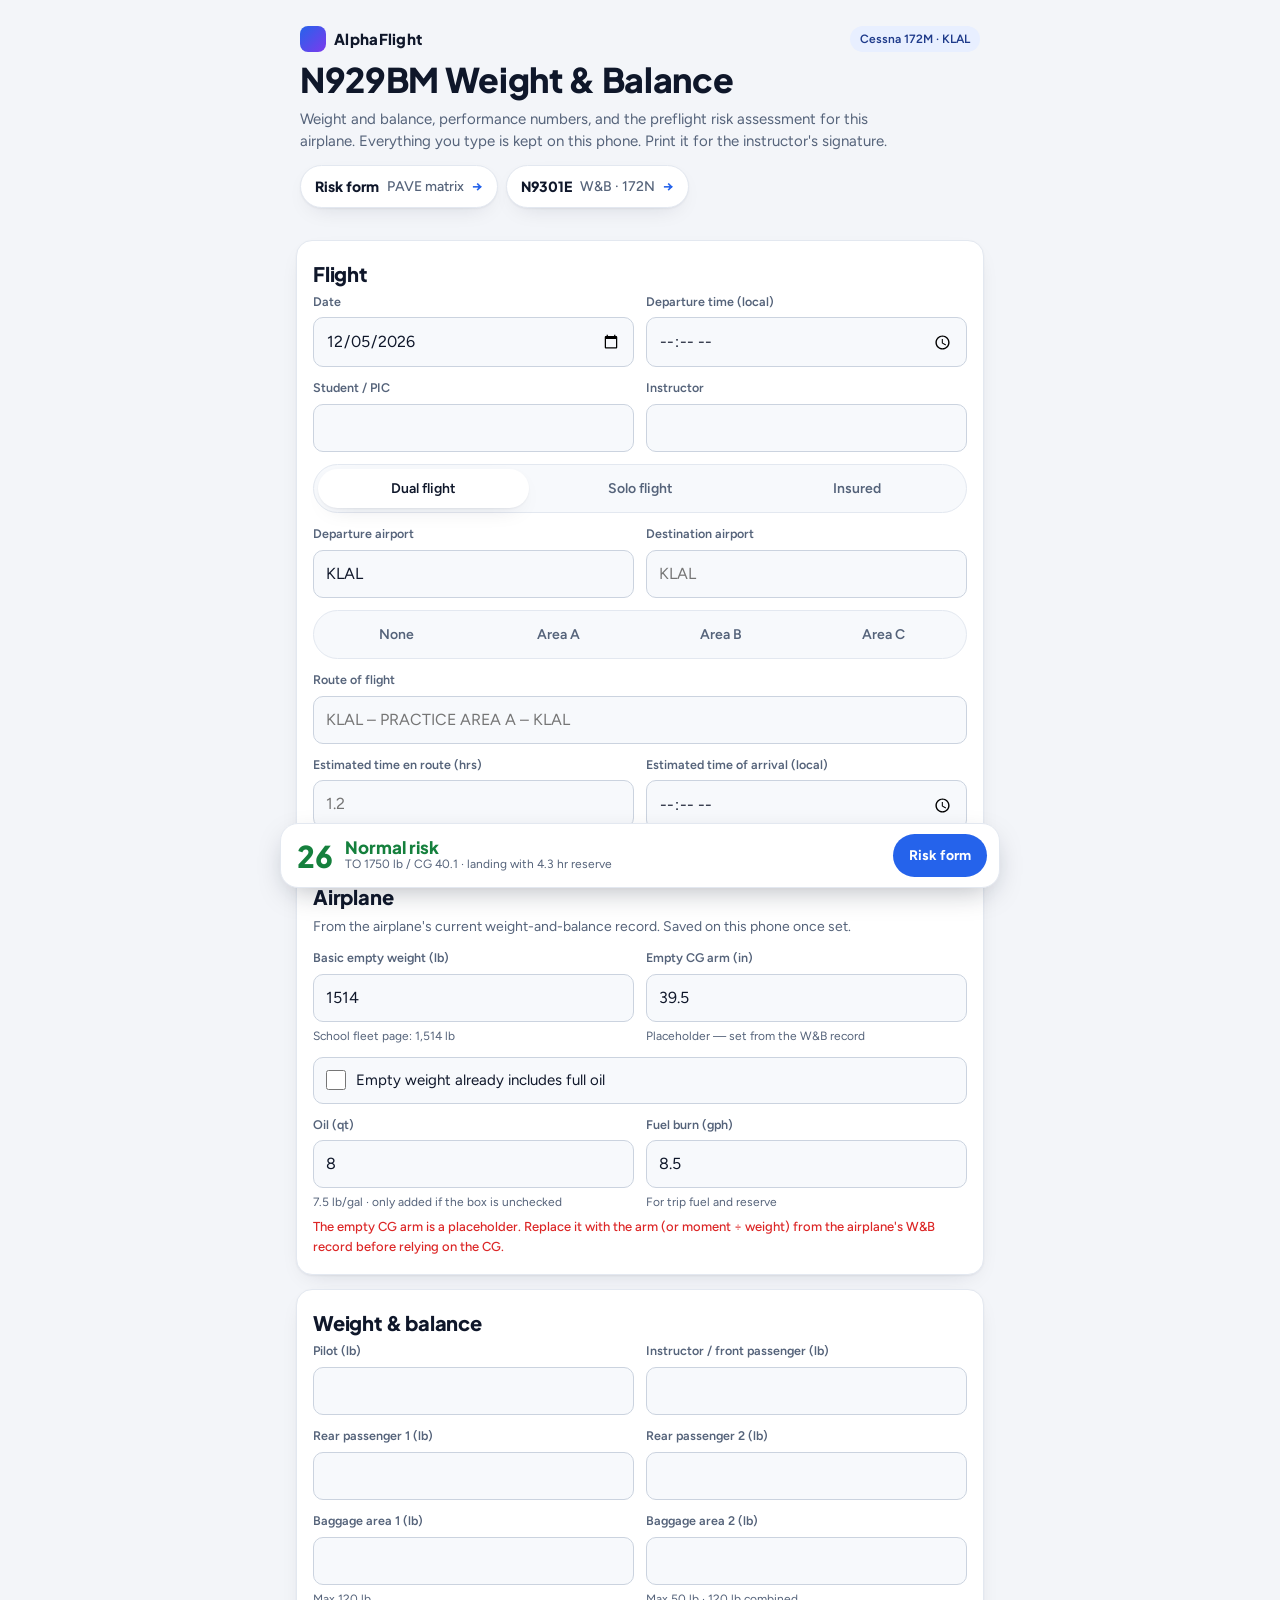
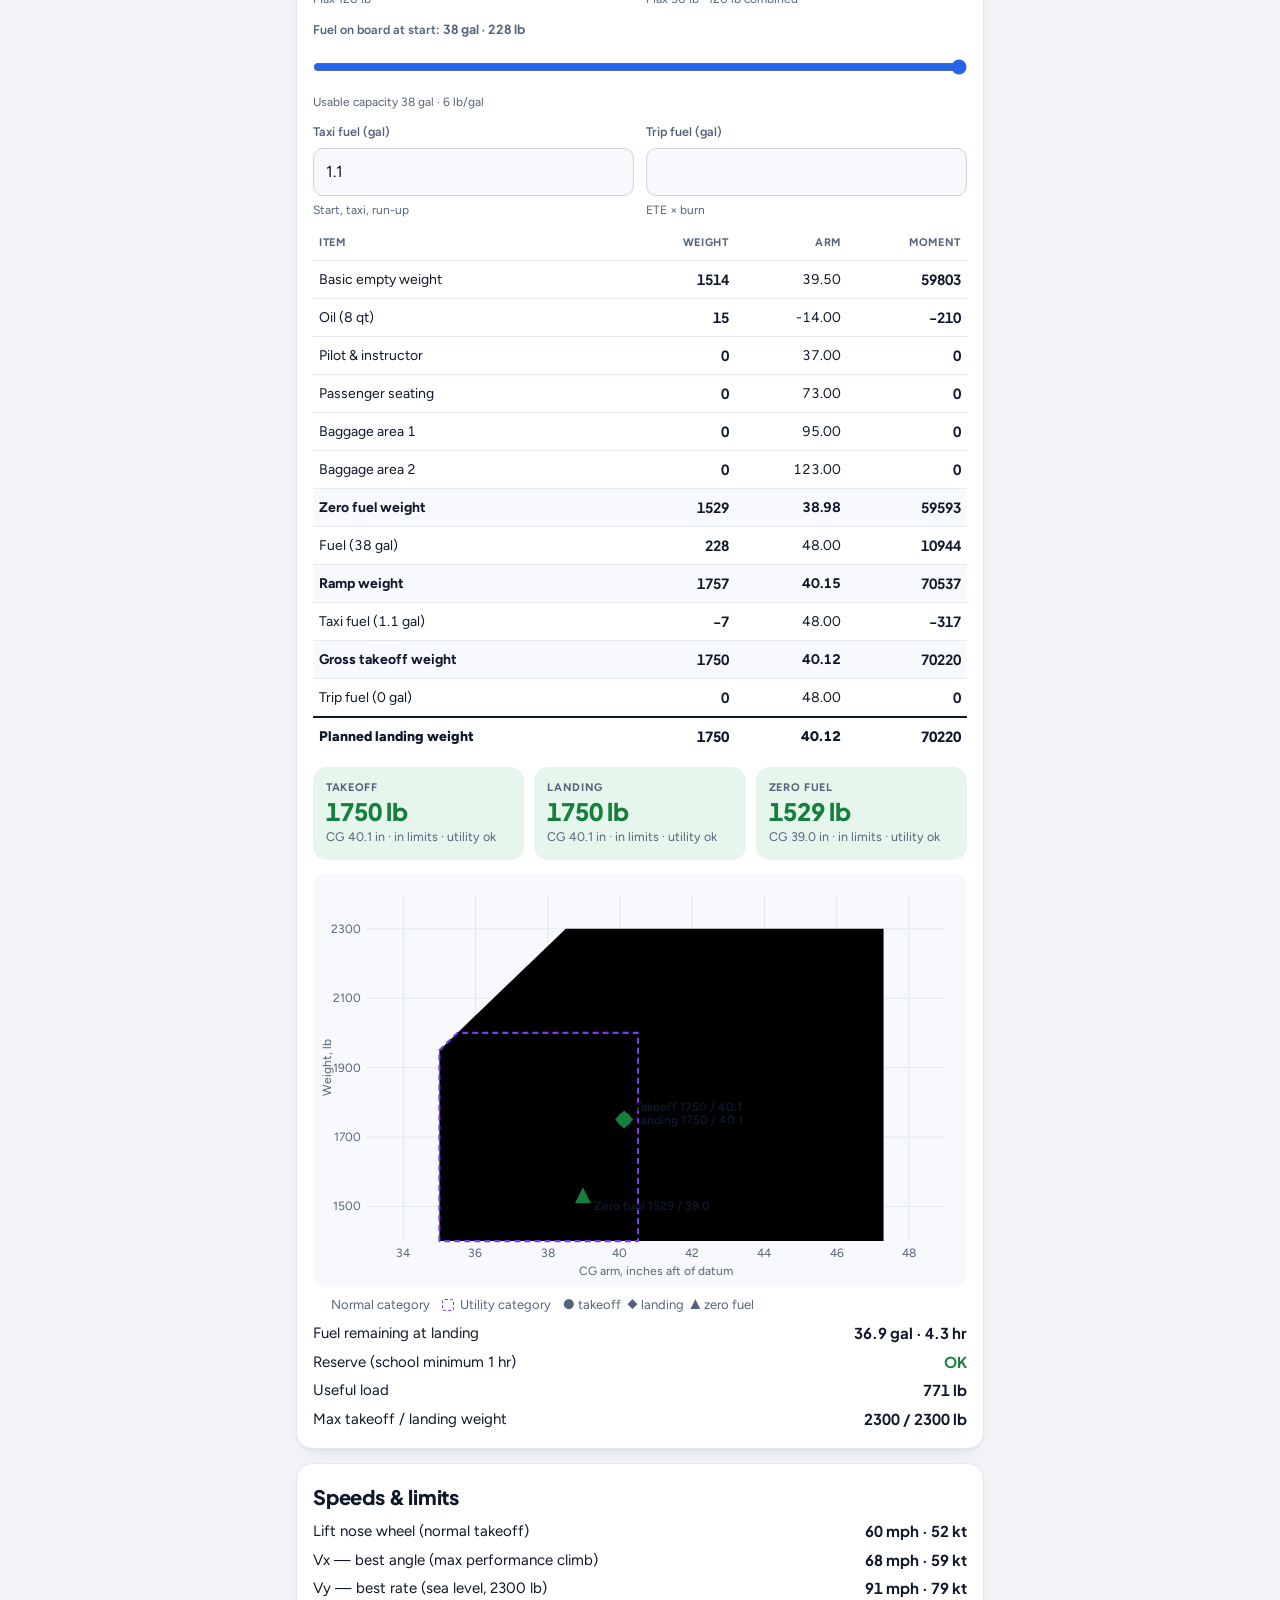
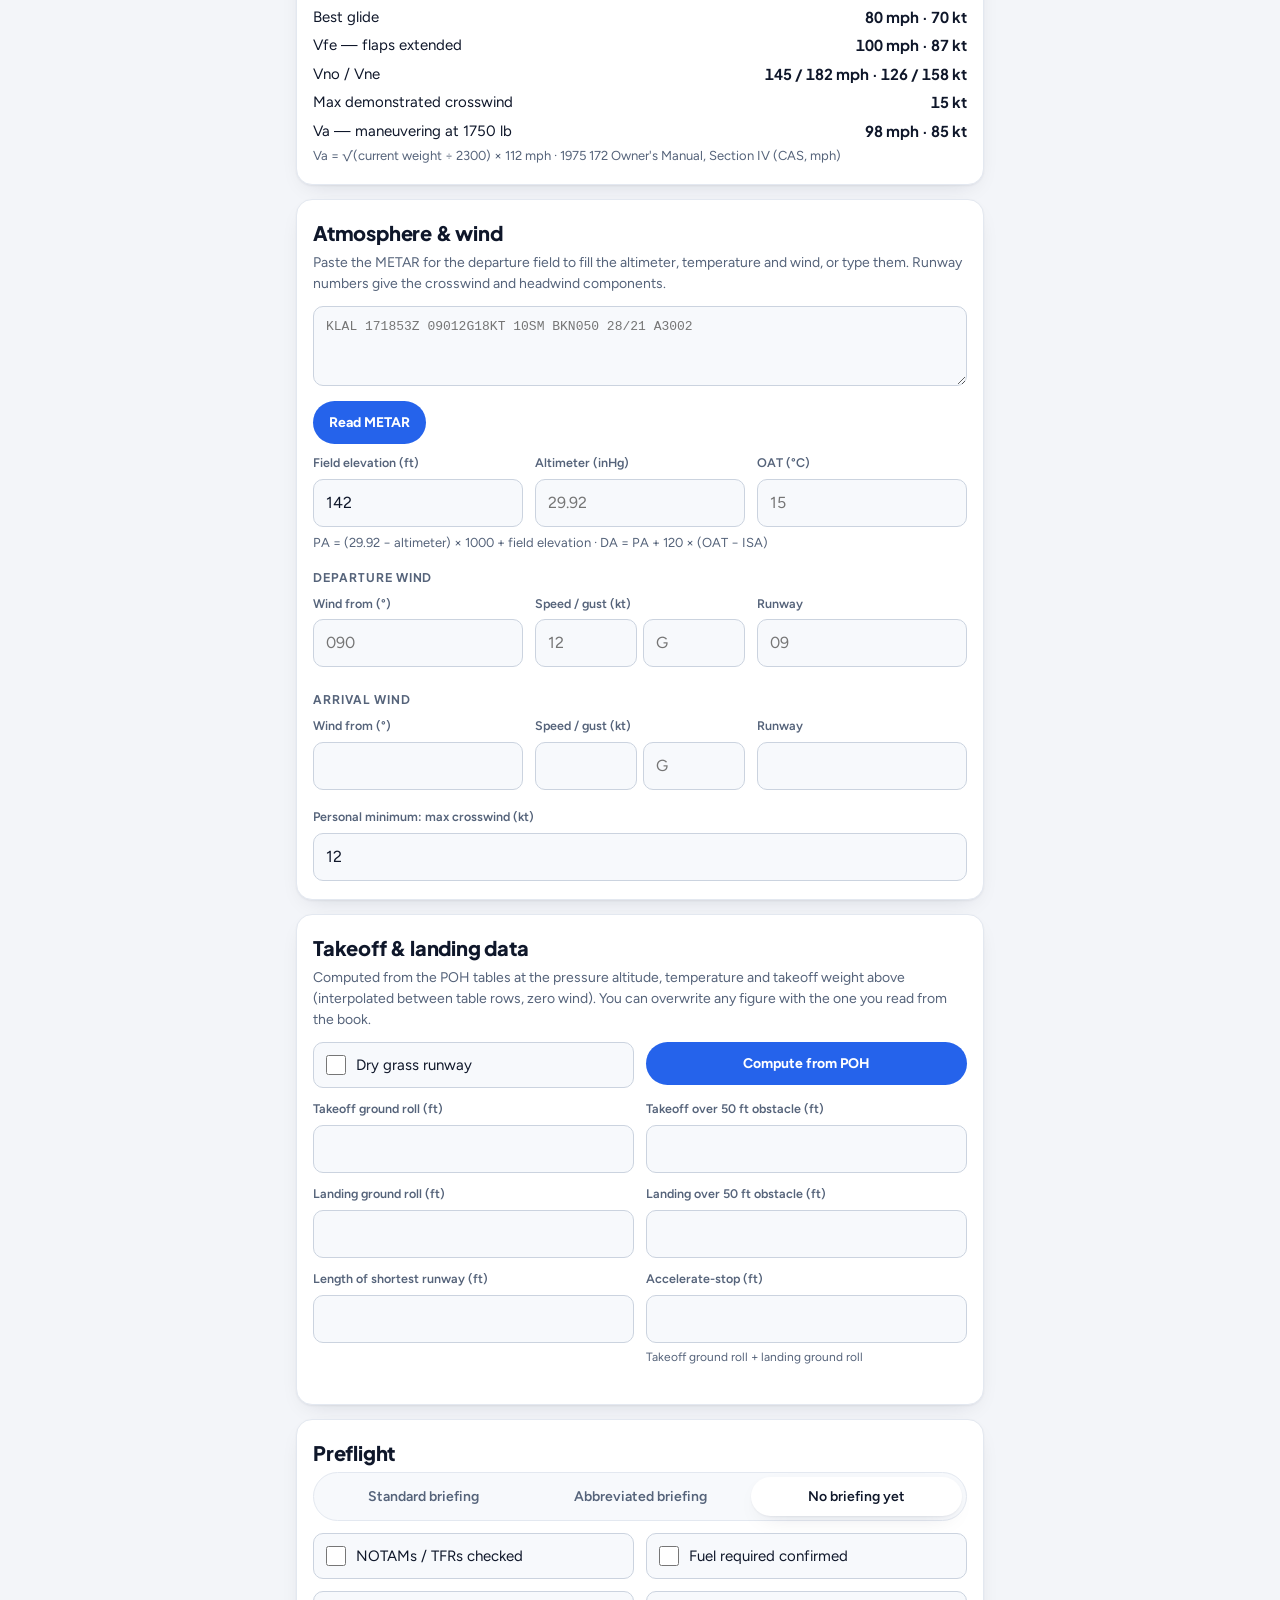
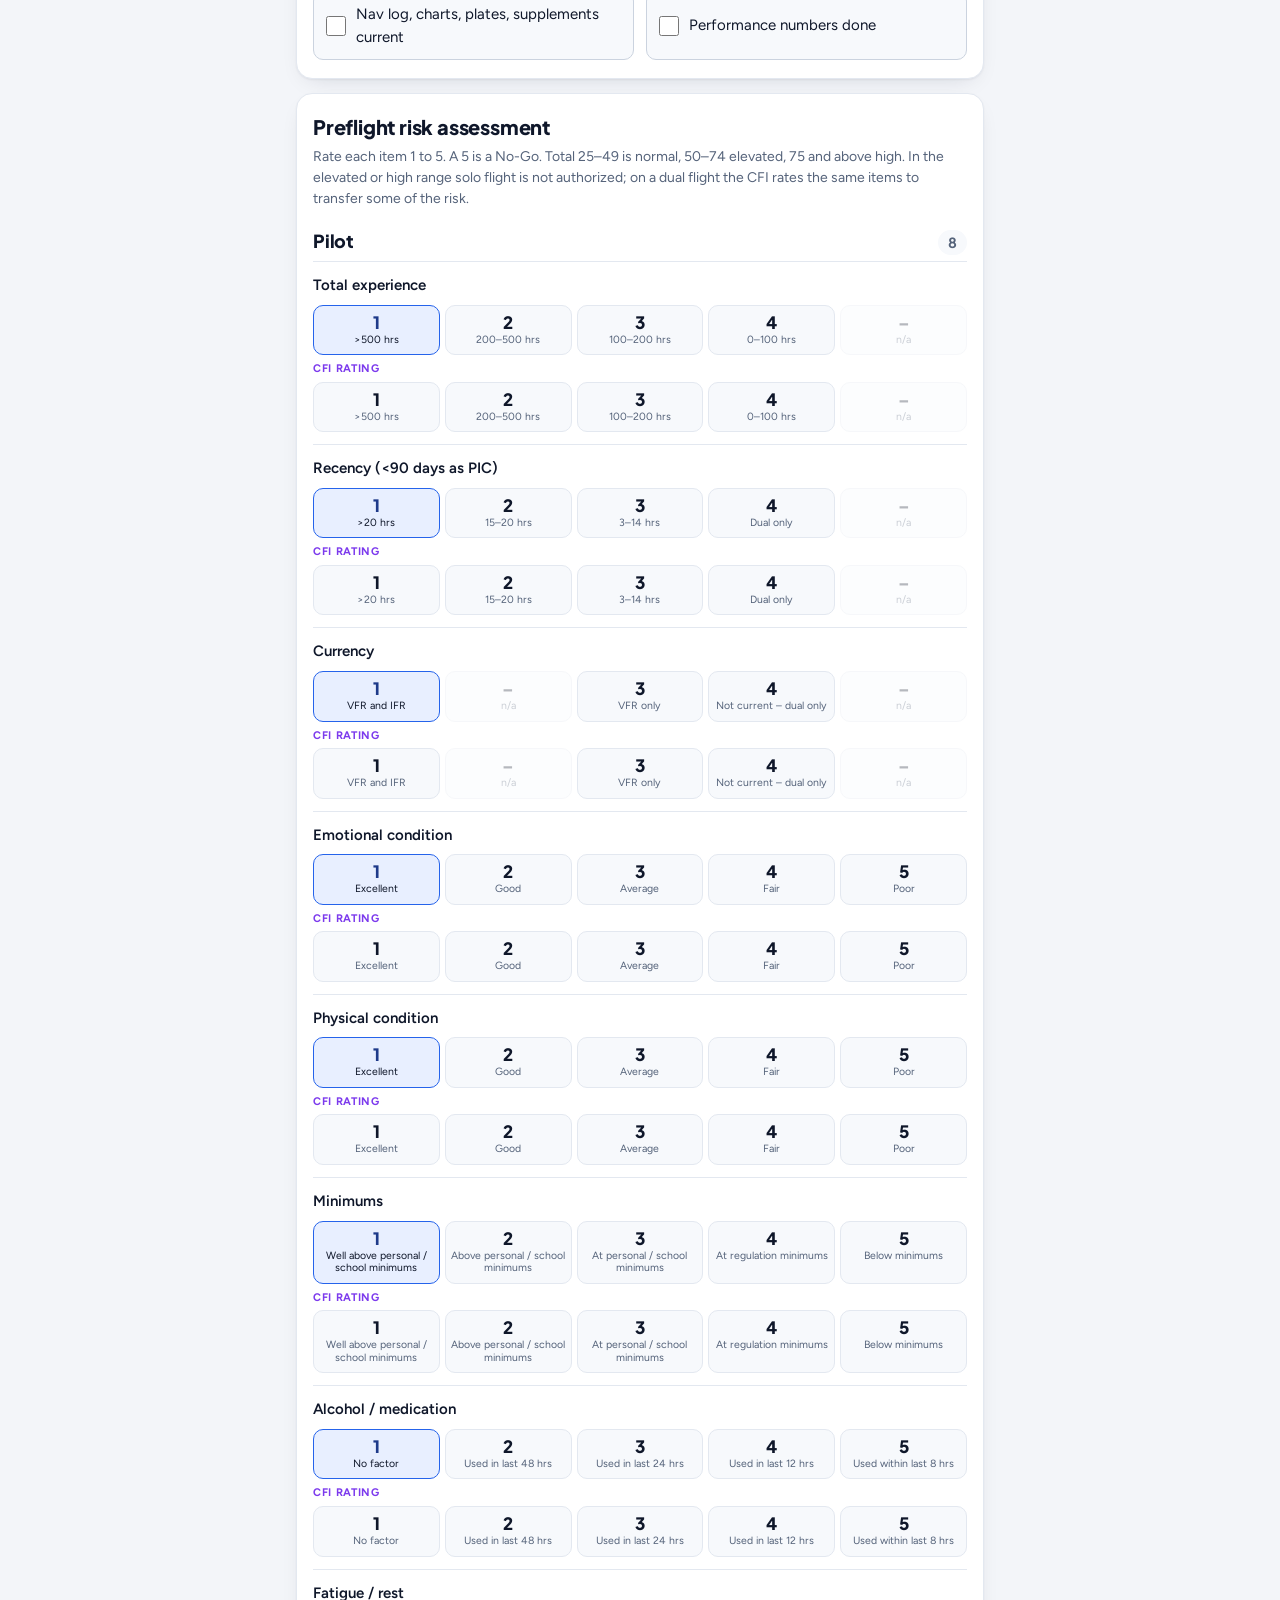
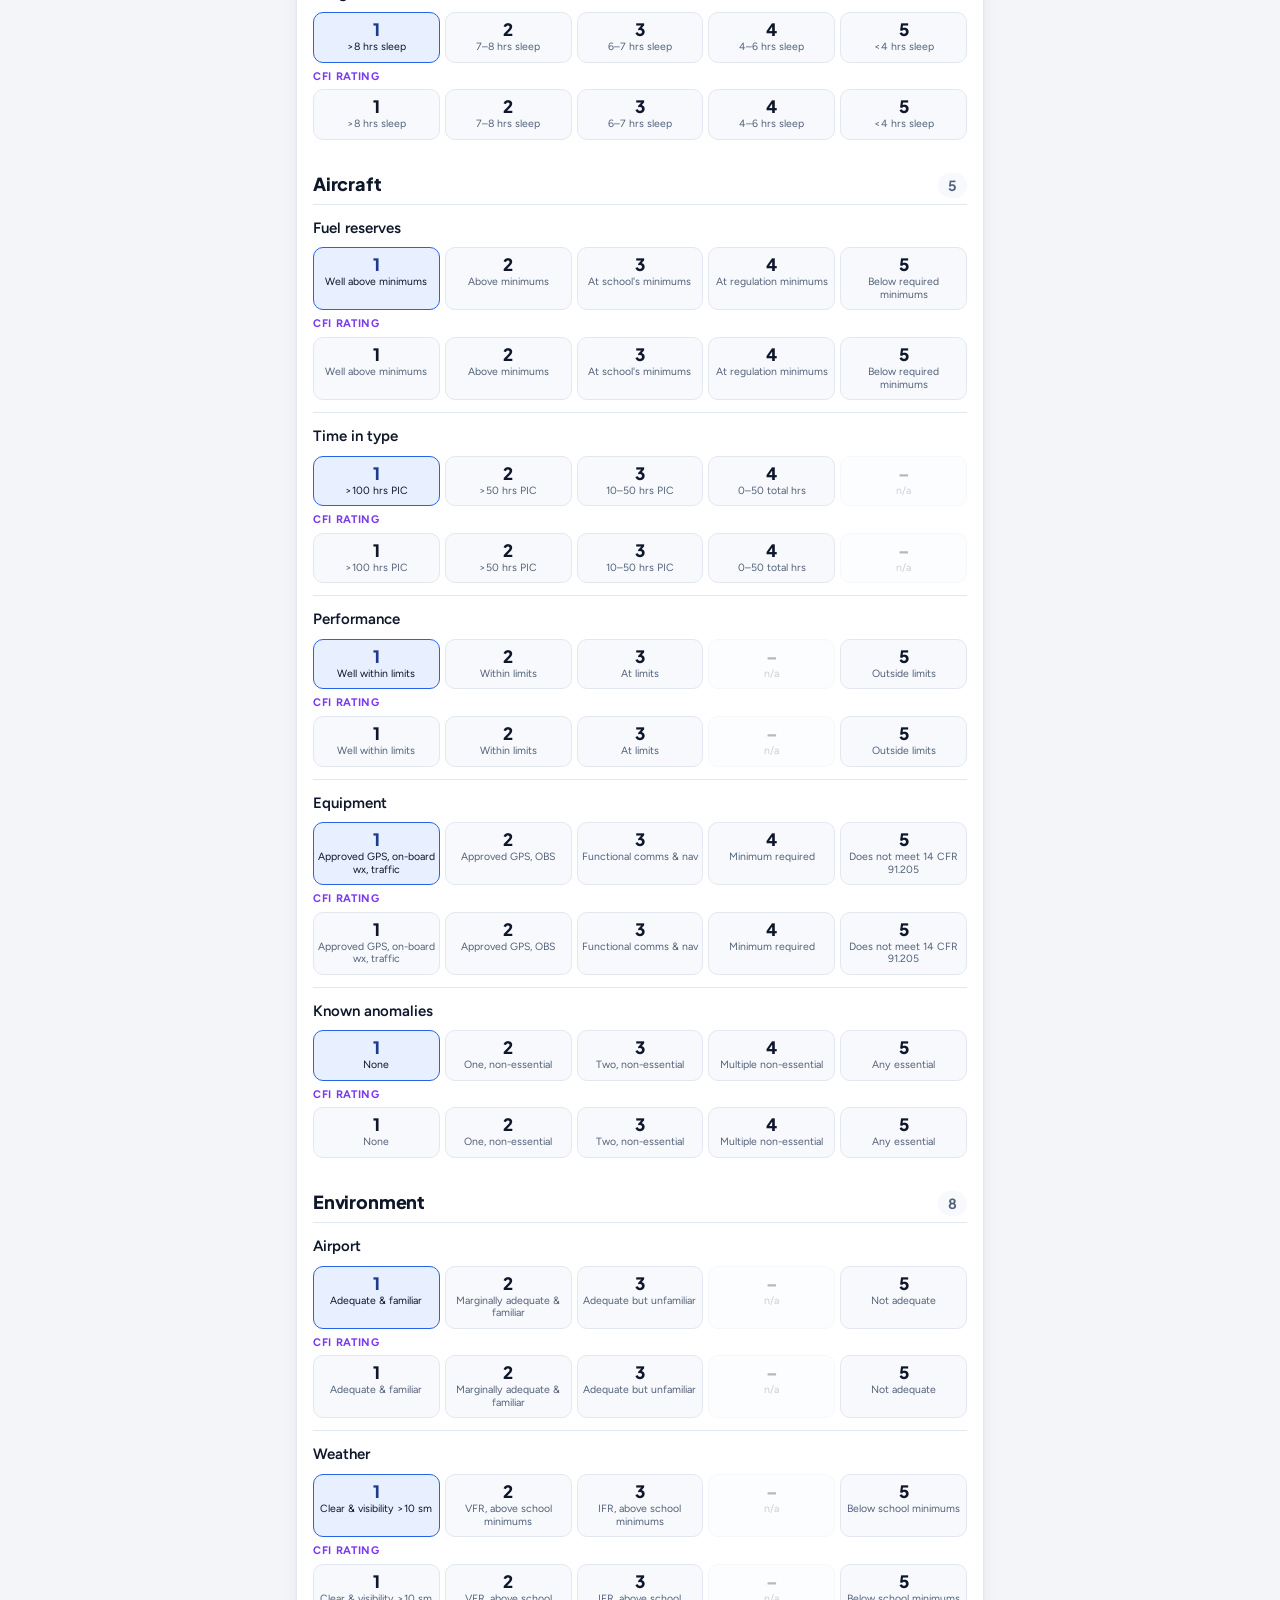
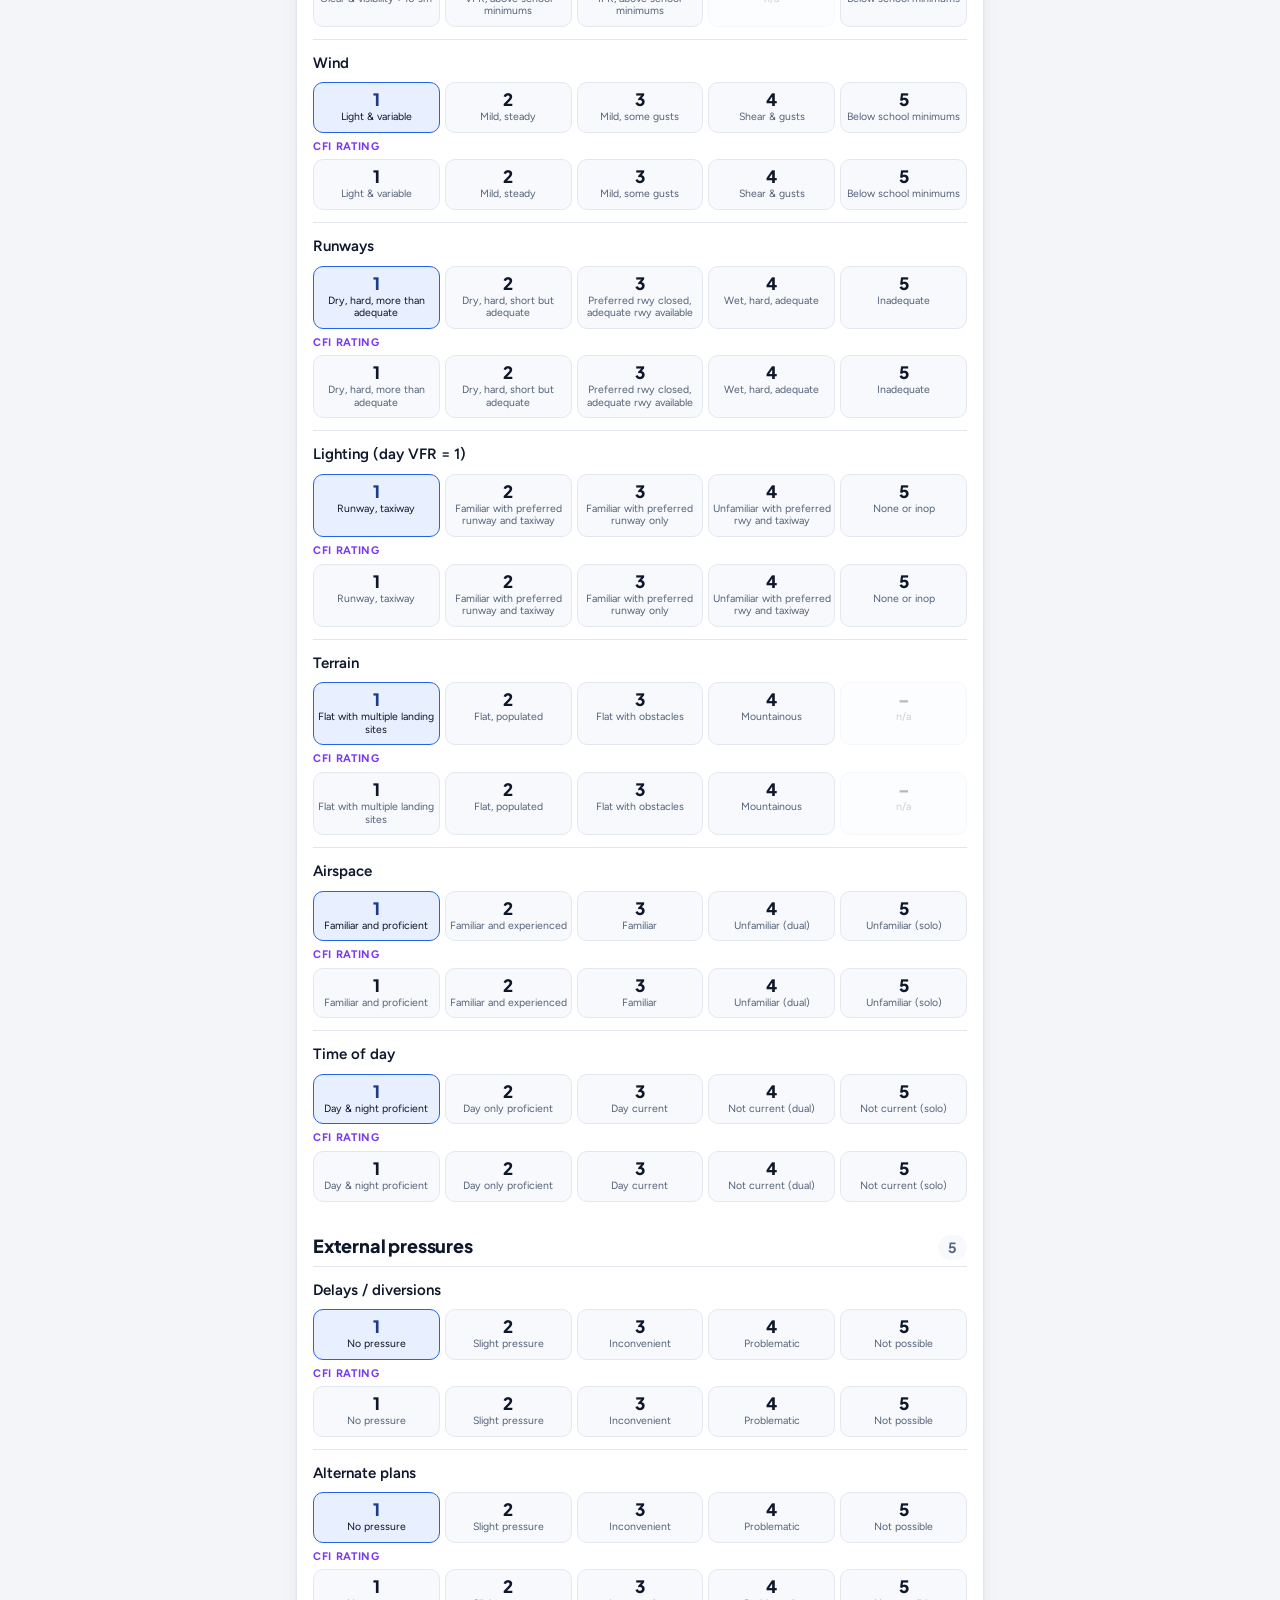
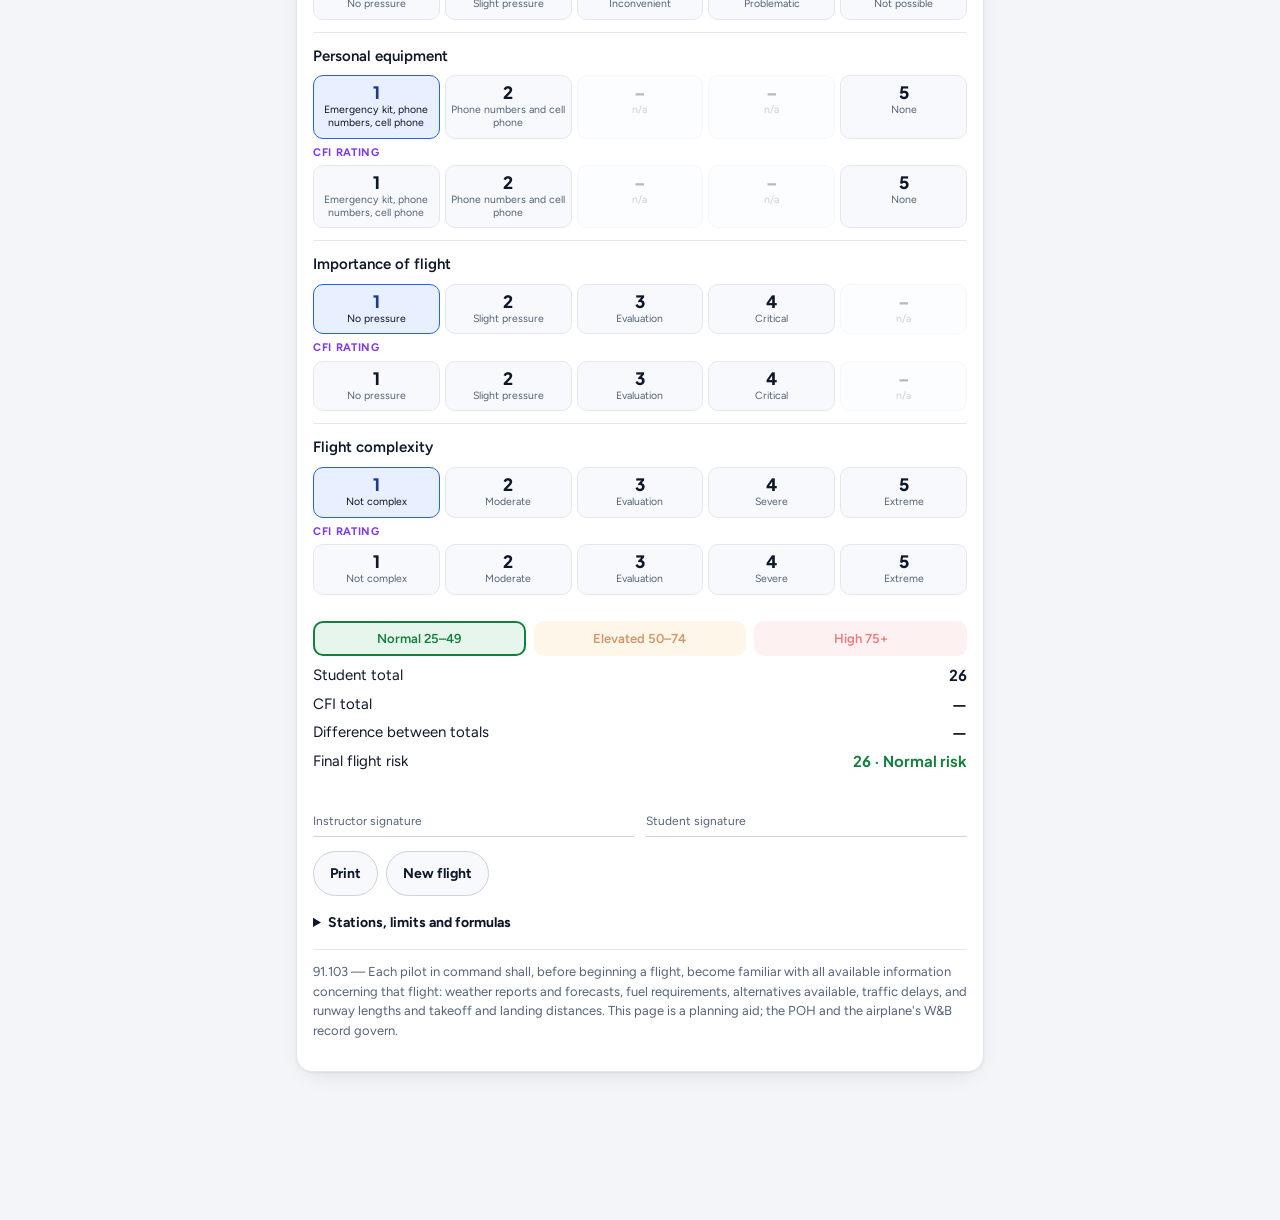
<file: n929bm/index.html>
<!DOCTYPE html>
<html lang="en">
<head>
<meta charset="utf-8">
<meta name="viewport" content="width=device-width, initial-scale=1, viewport-fit=cover">
<title>N929BM Weight &amp; Balance</title>
<meta name="description" content="Weight and balance, speeds, density altitude, crosswind and preflight risk assessment for N929BM (Cessna 172M, KLAL).">
<link rel="preconnect" href="https://fonts.googleapis.com">
<link rel="preconnect" href="https://fonts.gstatic.com" crossorigin>
<link href="https://fonts.googleapis.com/css2?family=Plus+Jakarta+Sans:wght@600;700;800&family=Figtree:wght@400;500;600;700&display=swap" rel="stylesheet">
<style>
:root{
  --bg:#F3F5F9; --card:#FFFFFF; --card-2:#F7F9FC; --ink:#0F172A; --ink-2:#55637A; --line:#E3E8F0; --line-2:#CBD3DF;
  --accent:#2563EB; --accent-2:#1D4ED8; --accent-soft:#E8EFFF; --accent-ink:#1E3A8A;
  --low:#15803D; --low-soft:#E7F6EC; --mod:#B45309; --mod-soft:#FDF1DC; --high:#DC2626; --high-soft:#FDE8E8; --util:#7C3AED; --util-soft:#F1EAFE;
  --shadow:0 1px 2px rgba(15,23,42,.05),0 8px 24px -12px rgba(15,23,42,.18);
  --r:16px; --r-s:10px;
  --display:"Plus Jakarta Sans","Figtree",system-ui,-apple-system,sans-serif; --body:"Figtree","Plus Jakarta Sans",system-ui,-apple-system,"Segoe UI",sans-serif; --mono:ui-monospace,"SF Mono",Menlo,Consolas,monospace;
  box-sizing:border-box; padding-top:env(safe-area-inset-top,0px); padding-bottom:env(safe-area-inset-bottom,0px);
}
@media (prefers-color-scheme: dark){ :root:not([data-theme="light"]){
  color-scheme:dark; --bg:#0B1220; --card:#131C2E; --card-2:#182338; --ink:#E6ECF5; --ink-2:#9AA8BF; --line:#243149; --line-2:#334664;
  --accent:#60A5FA; --accent-2:#3B82F6; --accent-soft:#17264A; --accent-ink:#BFD5FF;
  --low:#4ADE80; --low-soft:#122B1C; --mod:#FBBF24; --mod-soft:#33240B; --high:#F87171; --high-soft:#3B1515; --util:#C4B5FD; --util-soft:#241B3F;
  --shadow:0 1px 2px rgba(0,0,0,.4),0 10px 30px -14px rgba(0,0,0,.6);
}}
:root[data-theme="dark"]{
  color-scheme:dark; --bg:#0B1220; --card:#131C2E; --card-2:#182338; --ink:#E6ECF5; --ink-2:#9AA8BF; --line:#243149; --line-2:#334664;
  --accent:#60A5FA; --accent-2:#3B82F6; --accent-soft:#17264A; --accent-ink:#BFD5FF;
  --low:#4ADE80; --low-soft:#122B1C; --mod:#FBBF24; --mod-soft:#33240B; --high:#F87171; --high-soft:#3B1515; --util:#C4B5FD; --util-soft:#241B3F;
  --shadow:0 1px 2px rgba(0,0,0,.4),0 10px 30px -14px rgba(0,0,0,.6);
}
*{box-sizing:inherit}
html{-webkit-text-size-adjust:100%}
body{margin:0;background:var(--bg);color:var(--ink);font-family:var(--body);font-size:16px;line-height:1.5;padding-bottom:124px;-webkit-font-smoothing:antialiased}
h1,h2,h3,.cond{font-family:var(--display);margin:0;letter-spacing:-.01em}
main{max-width:720px;margin:0 auto;padding:12px 16px 24px}
/* top bar */
header{display:grid;gap:10px;padding:14px 4px 18px}
header .kicker{display:flex;align-items:center;justify-content:space-between;gap:10px;font-size:13px;font-weight:600;color:var(--ink-2)}
header .brand{display:inline-flex;align-items:center;gap:8px;color:var(--ink);text-decoration:none;font-family:var(--display);font-weight:800;font-size:15px;letter-spacing:.02em}
header .brand i{width:26px;height:26px;border-radius:8px;background:linear-gradient(135deg,var(--accent),var(--util));display:inline-block;flex:none}
header .tag{font-size:12px;font-weight:600;padding:4px 10px;border-radius:999px;background:var(--accent-soft);color:var(--accent-ink);white-space:nowrap}
header h1{font-size:34px;font-weight:800;line-height:1.05;text-wrap:balance}
header p{margin:0;color:var(--ink-2);font-size:15px;max-width:60ch}
.navlinks{display:flex;flex-wrap:wrap;gap:8px;margin-top:2px}
.navlinks a{display:inline-flex;align-items:center;gap:8px;padding:10px 14px;border-radius:999px;background:var(--card);border:1px solid var(--line);color:var(--ink);text-decoration:none;font-weight:600;font-size:14px;box-shadow:var(--shadow)}
.navlinks a b{font-family:var(--display);font-weight:800}
.navlinks a span{color:var(--ink-2);font-weight:500}
.navlinks a::after{content:"→";color:var(--accent);font-weight:700}
a{color:var(--accent)}
/* cards */
section{margin-top:14px;border:1px solid var(--line);border-radius:var(--r);background:var(--card);padding:18px 16px;box-shadow:var(--shadow)}
section h2{font-size:20px;font-weight:800;margin-bottom:4px}
section h3{font-size:12px;font-weight:700;margin:16px 0 8px;color:var(--ink-2);text-transform:uppercase;letter-spacing:.08em}
section .help{margin:0 0 12px;font-size:14px;color:var(--ink-2)}
.grid{display:grid;grid-template-columns:1fr 1fr;gap:12px}
.grid3{display:grid;grid-template-columns:1fr 1fr 1fr;gap:12px}
.wide{grid-column:1/-1}
label.f{display:block;min-width:0}
label.f span{display:block;font-size:12.5px;font-weight:600;color:var(--ink-2);margin-bottom:6px}
label.f small{display:block;font-size:12px;color:var(--ink-2);margin-top:5px}
input[type=number],input[type=text],input[type=date],input[type=time],select,textarea{width:100%;font:inherit;font-size:16px;padding:11px 12px;border:1px solid var(--line-2);border-radius:var(--r-s);background:var(--card-2);color:var(--ink);transition:border-color .15s,box-shadow .15s}
input:focus,textarea:focus,select:focus{outline:none;border-color:var(--accent);box-shadow:0 0 0 3px var(--accent-soft)}
input.up{text-transform:uppercase}
textarea{font-family:var(--mono);font-size:13px;line-height:1.45;resize:vertical;text-transform:uppercase}
input[type=range]{width:100%;accent-color:var(--accent);margin:8px 0 2px;height:28px}
.chk{display:flex;align-items:center;gap:10px;padding:11px 12px;background:var(--card-2);border:1px solid var(--line-2);border-radius:var(--r-s);font-size:15px}
.chk input{width:20px;height:20px;accent-color:var(--accent);margin:0;flex:none}
.seg{display:flex;gap:6px;flex-wrap:wrap;padding:4px;background:var(--card-2);border:1px solid var(--line);border-radius:999px}
.seg label{flex:1;display:flex;align-items:center;justify-content:center;gap:6px;padding:9px 10px;border-radius:999px;font-size:14px;font-weight:600;color:var(--ink-2);cursor:pointer;min-width:0;text-align:center;transition:background .15s,color .15s}
.seg label:has(input:checked){background:var(--card);color:var(--ink);box-shadow:var(--shadow)}
.seg input{position:absolute;opacity:0;width:0;height:0}
.seg label:has(input[type=checkbox]:checked){background:var(--accent-soft);color:var(--accent-ink)}
.warn{color:var(--high);font-size:13px;margin-top:6px;font-weight:500}
.ok{color:var(--low)}
table{width:100%;border-collapse:collapse;font-size:14px;margin-top:8px;font-variant-numeric:tabular-nums}
th,td{padding:8px 6px;border-bottom:1px solid var(--line);text-align:right;white-space:nowrap}
th:first-child,td:first-child{text-align:left;white-space:normal}
th{font-weight:700;color:var(--ink-2);font-size:11px;text-transform:uppercase;letter-spacing:.06em}
tr.sub td{font-weight:700;background:var(--card-2)}
tr.tot td{font-weight:800;border-top:2px solid var(--ink);border-bottom:0}
.num{font-family:var(--display);font-weight:700;font-variant-numeric:tabular-nums}
.pills{display:grid;grid-template-columns:repeat(3,1fr);gap:10px;margin-top:12px}
.pill{border:1px solid var(--line);border-radius:14px;padding:12px;background:var(--card-2);min-width:0}
.pill .t{font-size:11px;font-weight:700;color:var(--ink-2);text-transform:uppercase;letter-spacing:.06em}
.pill .w{font-family:var(--display);font-weight:800;font-size:24px;line-height:1.15;font-variant-numeric:tabular-nums;margin-top:2px}
.pill .c{font-size:12.5px;color:var(--ink-2);margin-top:2px}
.pill.good{border-color:transparent;background:var(--low-soft)} .pill.good .w{color:var(--low)}
.pill.bad{border-color:transparent;background:var(--high-soft)} .pill.bad .w{color:var(--high)}
.pill.warn2{border-color:transparent;background:var(--mod-soft)} .pill.warn2 .w{color:var(--mod)}
.env{margin-top:14px;border-radius:12px;overflow:hidden;background:var(--card-2);padding:6px}
.env svg{width:100%;height:auto;display:block}
.legend{display:flex;flex-wrap:wrap;gap:12px;font-size:13px;color:var(--ink-2);margin-top:8px}
.legend span{display:inline-flex;align-items:center;gap:6px}
.legend i{display:inline-block;width:12px;height:12px;border-radius:3px}
.kv{display:grid;grid-template-columns:1fr auto;gap:6px 14px;font-size:15px;margin-top:8px}
.kv div:nth-child(even){font-family:var(--display);font-weight:700;text-align:right;font-variant-numeric:tabular-nums}
.kv .muted{color:var(--ink-2);font-size:13px;grid-column:1/-1;margin-top:-2px;font-family:var(--body);font-weight:400;text-align:left}
/* PAVE matrix */
.pave .cat{margin-top:18px}
.pave .cat h3{display:flex;justify-content:space-between;align-items:baseline;margin:0 0 6px;color:var(--ink);text-transform:none;letter-spacing:-.01em;font-size:18px;font-weight:800}
.pave .cat h3 b{font-family:var(--display);font-size:14px;color:var(--ink-2);font-weight:700;padding:2px 10px;border-radius:999px;background:var(--card-2)}
.item{border-top:1px solid var(--line);padding:12px 0 12px}
.item .q{font-weight:600;font-size:15px;margin-bottom:8px;display:flex;justify-content:space-between;gap:8px}
.item .q small{font-weight:700;color:var(--high);white-space:nowrap;font-size:11px;letter-spacing:.06em;text-transform:uppercase}
.lv{display:grid;grid-template-columns:repeat(5,1fr);gap:5px}
.lv label{display:flex;flex-direction:column;align-items:center;gap:3px;padding:8px 3px;border:1px solid var(--line);border-radius:10px;background:var(--card-2);cursor:pointer;text-align:center;min-width:0;transition:background .15s,border-color .15s}
.lv label b{font-family:var(--display);font-size:17px;line-height:1;font-weight:800}
.lv label span{font-size:10.5px;line-height:1.2;color:var(--ink-2)}
.lv label input{position:absolute;opacity:0;width:0;height:0}
.lv label.na{opacity:.3;cursor:default}
.lv label:has(input:checked){border-color:var(--accent);background:var(--accent-soft)}
.lv label:has(input:checked) b{color:var(--accent-ink)}
.lv label:has(input:checked) span{color:var(--ink)}
.lv label.l5:has(input:checked){border-color:var(--high);background:var(--high-soft)} .lv label.l5:has(input:checked) b{color:var(--high)}
.lv label.l4:has(input:checked){border-color:var(--mod);background:var(--mod-soft)} .lv label.l4:has(input:checked) b{color:var(--mod)}
.lv.cfi label:has(input:checked){border-color:var(--util);background:var(--util-soft)} .lv.cfi label:has(input:checked) b{color:var(--util)}
.cfirow{margin-top:6px;display:none}
.dual .cfirow{display:block}
.cfirow .tag{font-size:11px;font-weight:700;color:var(--util);text-transform:uppercase;letter-spacing:.06em;margin-bottom:4px}
.bands{display:grid;grid-template-columns:1fr 1fr 1fr;gap:8px;margin-top:14px;font-size:13px;font-weight:600}
.bands div{padding:8px 10px;border-radius:10px;text-align:center;opacity:.6}
.bands .b1{background:var(--low-soft);color:var(--low)} .bands .b2{background:var(--mod-soft);color:var(--mod)} .bands .b3{background:var(--high-soft);color:var(--high)}
.bands div.on{opacity:1;outline:2px solid currentColor;outline-offset:-2px}
/* bottom bar */
.bar{position:fixed;left:0;right:0;bottom:0;z-index:20;padding:0 12px calc(12px + env(safe-area-inset-bottom,0px))}
.bar-in{max-width:720px;margin:0 auto;display:flex;align-items:center;gap:12px;background:var(--card);border:1px solid var(--line);border-radius:18px;padding:10px 12px 10px 16px;box-shadow:0 10px 30px -10px rgba(15,23,42,.35)}
.gauge{font-family:var(--display);font-weight:800;font-size:30px;line-height:1;color:var(--low);white-space:nowrap;font-variant-numeric:tabular-nums}
.gauge small{font-size:12px;color:var(--ink-2);font-weight:600}
.level{flex:1;min-width:0}
.level .name{font-family:var(--display);font-weight:800;font-size:17px;line-height:1.15;color:var(--low)}
.level .why{font-size:12px;color:var(--ink-2);line-height:1.3}
.bar.mod .gauge,.bar.mod .name{color:var(--mod)} .bar.bad .gauge,.bar.bad .name{color:var(--high)}
.btn{font:inherit;font-weight:700;font-size:14px;padding:11px 16px;border-radius:999px;border:0;background:var(--accent);color:#fff;cursor:pointer;text-decoration:none;white-space:nowrap;transition:background .15s}
.btn:hover{background:var(--accent-2)}
.btn.ghost{background:var(--card-2);color:var(--ink);border:1px solid var(--line-2)} .btn.ghost:hover{background:var(--accent-soft)}
.actions{display:flex;gap:8px;flex-wrap:wrap;margin-top:14px}
details{margin-top:16px;font-size:14px;color:var(--ink-2)}
details summary{cursor:pointer;font-weight:700;color:var(--ink)}
.note{font-size:13px;color:var(--ink-2);margin-top:16px;border-top:1px solid var(--line);padding-top:12px}
.sig{display:grid;grid-template-columns:1fr 1fr;gap:12px;margin-top:14px}
.sig div{border-bottom:1.5px solid var(--line-2);padding:26px 0 6px;font-size:12px;color:var(--ink-2)}
.wxout{margin-top:12px;font-size:14px;border-top:1px solid var(--line);padding-top:12px}
.wxout .lead{font-family:var(--display);font-weight:800;font-size:18px}
.wxout ul{margin:6px 0 0;padding-left:18px} .wxout li{margin:4px 0}
.wxout .err{color:var(--high)}
:focus-visible{outline:2px solid var(--accent);outline-offset:2px}
@media (max-width:460px){ header h1{font-size:30px} .grid3{grid-template-columns:1fr 1fr} .pills{gap:6px} .pill .w{font-size:20px} .lv label span{font-size:10px} section{padding:16px 14px} }
@media (prefers-reduced-motion:reduce){ *{transition:none!important} }
@media print{ .bar,.actions,input[type=range],.help,.wxhelp,.navlinks{display:none} body{padding-bottom:0;background:#fff;color:#000} section{break-inside:avoid;border-color:#999;box-shadow:none} .lv label{border-color:#999} .lv label:has(input:checked){background:#ddd} main{max-width:none} }

</style>
</head>
<body>
<main>
<header>
  <div class="kicker"><a class="brand" href="/"><i></i>AlphaFlight</a><span class="tag">Cessna 172M · KLAL</span></div>
  <h1>N929BM Weight &amp; Balance</h1>
  <p>Weight and balance, performance numbers, and the preflight risk assessment for this airplane. Everything you type is kept on this phone. Print it for the instructor's signature.</p>
  <nav class="navlinks" aria-label="Pages"><a href="/"><b>Risk form</b><span>PAVE matrix</span></a><a href="/n9301e/"><b>N9301E</b><span>W&amp;B · 172N</span></a></nav>
</header>

<section>
  <h2>Flight</h2>
  <div class="grid">
    <label class="f"><span>Date</span><input type="date" id="date"></label>
    <label class="f"><span>Departure time (local)</span><input type="time" id="etd"></label>
    <label class="f"><span>Student / PIC</span><input type="text" id="student" autocomplete="name"></label>
    <label class="f"><span>Instructor</span><input type="text" id="cfi"></label>
    <div class="wide seg" id="ftype">
      <label><input type="radio" name="ftype" value="dual" checked>Dual flight</label>
      <label><input type="radio" name="ftype" value="solo">Solo flight</label>
      <label><input type="checkbox" id="insured">Insured</label>
    </div>
    <label class="f"><span>Departure airport</span><input type="text" id="dep" class="up" value="KLAL" maxlength="4"></label>
    <label class="f"><span>Destination airport</span><input type="text" id="dest" class="up" maxlength="4" placeholder="KLAL"></label>
    <div class="wide seg" id="parea">
      <label><input type="radio" name="parea" value="">None</label>
      <label><input type="radio" name="parea" value="A">Area A</label>
      <label><input type="radio" name="parea" value="B">Area B</label>
      <label><input type="radio" name="parea" value="C">Area C</label>
    </div>
    <label class="f wide"><span>Route of flight</span><input type="text" id="route" class="up" placeholder="KLAL – PRACTICE AREA A – KLAL"></label>
    <label class="f"><span>Estimated time en route (hrs)</span><input type="number" id="ete" step="0.1" inputmode="decimal" placeholder="1.2"></label>
    <label class="f"><span>Estimated time of arrival (local)</span><input type="time" id="eta"></label>
  </div>
</section>

<section>
  <h2>Airplane</h2>
  <p class="help">From the airplane's current weight-and-balance record. Saved on this phone once set.</p>
  <div class="grid">
    <label class="f"><span>Basic empty weight (lb)</span><input type="number" id="ew" step="0.1" inputmode="decimal"><small>School fleet page: 1,514 lb</small></label>
    <label class="f"><span>Empty CG arm (in)</span><input type="number" id="ea" step="0.01" inputmode="decimal"><small id="eaNote"></small></label>
    <label class="chk wide"><input type="checkbox" id="oilIn"><span>Empty weight already includes full oil</span></label>
    <label class="f"><span>Oil (qt)</span><input type="number" id="oil" step="1" inputmode="numeric"><small>7.5 lb/gal · only added if the box is unchecked</small></label>
    <label class="f"><span>Fuel burn (gph)</span><input type="number" id="gph" step="0.1" inputmode="decimal"><small>For trip fuel and reserve</small></label>
  </div>
  <div id="eaWarn" class="warn" hidden>The empty CG arm is a placeholder. Replace it with the arm (or moment ÷ weight) from the airplane's W&amp;B record before relying on the CG.</div>
</section>

<section>
  <h2>Weight &amp; balance</h2>
  <div class="grid">
    <label class="f"><span>Pilot (lb)</span><input type="number" id="pilot" step="1" inputmode="numeric"></label>
    <label class="f"><span>Instructor / front passenger (lb)</span><input type="number" id="fpax" step="1" inputmode="numeric"></label>
    <label class="f"><span>Rear passenger 1 (lb)</span><input type="number" id="rpax1" step="1" inputmode="numeric"></label>
    <label class="f"><span>Rear passenger 2 (lb)</span><input type="number" id="rpax2" step="1" inputmode="numeric"></label>
    <label class="f"><span>Baggage area 1 (lb)</span><input type="number" id="bag1" step="1" inputmode="numeric"><small>Max 120 lb</small></label>
    <label class="f"><span>Baggage area 2 (lb)</span><input type="number" id="bag2" step="1" inputmode="numeric"><small>Max 50 lb · 120 lb combined</small></label>
    <label class="f wide"><span>Fuel on board at start: <b id="fuelLbl" class="num"></b></span><input type="range" id="fuel" min="0" max="38" step="1"><small>Usable capacity 38 gal · 6 lb/gal</small></label>
    <label class="f"><span>Taxi fuel (gal)</span><input type="number" id="taxi" step="0.1" inputmode="decimal"><small>Start, taxi, run-up</small></label>
    <label class="f"><span>Trip fuel (gal)</span><input type="number" id="trip" step="0.1" inputmode="decimal"><small id="tripNote">ETE × burn</small></label>
  </div>
  <div id="bagWarn" class="warn" hidden></div>
  <table id="tbl"><thead><tr><th>Item</th><th>Weight</th><th>Arm</th><th>Moment</th></tr></thead><tbody></tbody></table>
  <div class="pills" id="pills"></div>
  <div class="env" id="env"></div>
  <div class="legend">
    <span><i style="background:var(--chart-soft);border:1px solid var(--chart)"></i>Normal category</span>
    <span><i style="background:transparent;border:1px dashed var(--util)"></i>Utility category</span>
    <span>● takeoff &nbsp;◆ landing &nbsp;▲ zero fuel</span>
  </div>
  <div class="kv" id="fuelKv"></div>
</section>

<section>
  <h2>Speeds &amp; limits</h2>
  <div class="kv" id="speeds"></div>
</section>

<section>
  <h2>Atmosphere &amp; wind</h2>
  <p class="help">Paste the METAR for the departure field to fill the altimeter, temperature and wind, or type them. Runway numbers give the crosswind and headwind components.</p>
  <textarea id="wxraw" rows="3" placeholder="KLAL 171853Z 09012G18KT 10SM BKN050 28/21 A3002" spellcheck="false"></textarea>
  <div class="actions" style="margin-top:8px"><button class="btn" type="button" onclick="readWx()">Read METAR</button></div>
  <div id="wxout" class="wxout" hidden></div>
  <div class="grid3" style="margin-top:10px">
    <label class="f"><span>Field elevation (ft)</span><input type="number" id="elev" step="1" inputmode="numeric"></label>
    <label class="f"><span>Altimeter (inHg)</span><input type="number" id="alt" step="0.01" inputmode="decimal" placeholder="29.92"></label>
    <label class="f"><span>OAT (°C)</span><input type="number" id="oat" step="1" inputmode="numeric" placeholder="15"></label>
  </div>
  <div class="kv" id="atmos"></div>
  <h3>Departure wind</h3>
  <div class="grid3">
    <label class="f"><span>Wind from (°)</span><input type="number" id="dwd" step="10" inputmode="numeric" placeholder="090"></label>
    <label class="f"><span>Speed / gust (kt)</span><div style="display:flex;gap:6px"><input type="number" id="dws" step="1" inputmode="numeric" placeholder="12"><input type="number" id="dwg" step="1" inputmode="numeric" placeholder="G"></div></label>
    <label class="f"><span>Runway</span><input type="text" id="drwy" class="up" maxlength="3" placeholder="09"></label>
  </div>
  <div class="kv" id="dxw"></div>
  <h3>Arrival wind</h3>
  <div class="grid3">
    <label class="f"><span>Wind from (°)</span><input type="number" id="awd" step="10" inputmode="numeric"></label>
    <label class="f"><span>Speed / gust (kt)</span><div style="display:flex;gap:6px"><input type="number" id="aws" step="1" inputmode="numeric"><input type="number" id="awg" step="1" inputmode="numeric" placeholder="G"></div></label>
    <label class="f"><span>Runway</span><input type="text" id="arwy" class="up" maxlength="3"></label>
  </div>
  <div class="kv" id="axw"></div>
  <label class="f" style="margin-top:10px"><span>Personal minimum: max crosswind (kt)</span><input type="number" id="pxw" step="1" inputmode="numeric"></label>
</section>

<section>
  <h2>Takeoff &amp; landing data</h2>
  <p class="help">Computed from the POH tables at the pressure altitude, temperature and takeoff weight above (interpolated between table rows, zero wind). You can overwrite any figure with the one you read from the book.</p>
  <div class="grid">
    <label class="chk"><input type="checkbox" id="grass"><span>Dry grass runway</span></label>
    <div><button class="btn" type="button" onclick="fillPerf()" style="width:100%">Compute from POH</button></div>
    <label class="f"><span>Takeoff ground roll (ft)</span><input type="number" id="togr" step="10" inputmode="numeric"></label>
    <label class="f"><span>Takeoff over 50 ft obstacle (ft)</span><input type="number" id="to50" step="10" inputmode="numeric"></label>
    <label class="f"><span>Landing ground roll (ft)</span><input type="number" id="ldgr" step="10" inputmode="numeric"></label>
    <label class="f"><span>Landing over 50 ft obstacle (ft)</span><input type="number" id="ld50" step="10" inputmode="numeric"></label>
    <label class="f"><span>Length of shortest runway (ft)</span><input type="number" id="rwylen" step="10" inputmode="numeric"></label>
    <label class="f"><span>Accelerate-stop (ft)</span><input type="number" id="accstop" step="10" inputmode="numeric" readonly><small>Takeoff ground roll + landing ground roll</small></label>
  </div>
  <div class="kv" id="perfKv"></div>
  <div id="perfNotes" class="help" style="margin-top:8px"></div>
</section>

<section>
  <h2>Preflight</h2>
  <div class="grid">
    <div class="wide seg"><label><input type="radio" name="brief" value="standard">Standard briefing</label><label><input type="radio" name="brief" value="abbrev">Abbreviated briefing</label><label><input type="radio" name="brief" value="" checked>No briefing yet</label></div>
    <label class="chk"><input type="checkbox" id="notams"><span>NOTAMs / TFRs checked</span></label>
    <label class="chk"><input type="checkbox" id="fuelreq"><span>Fuel required confirmed</span></label>
    <label class="chk"><input type="checkbox" id="navlog"><span>Nav log, charts, plates, supplements current</span></label>
    <label class="chk"><input type="checkbox" id="perfdone"><span>Performance numbers done</span></label>
  </div>
</section>

<section class="pave" id="paveSec">
  <h2>Preflight risk assessment</h2>
  <p class="help">Rate each item 1 to 5. A 5 is a No-Go. Total 25–49 is normal, 50–74 elevated, 75 and above high. In the elevated or high range solo flight is not authorized; on a dual flight the CFI rates the same items to transfer some of the risk.</p>
  <div id="pave"></div>
  <div class="bands"><div class="b1" id="b1">Normal 25–49</div><div class="b2" id="b2">Elevated 50–74</div><div class="b3" id="b3">High 75+</div></div>
  <div class="kv" id="paveKv"></div>
  <div class="sig"><div>Instructor signature</div><div>Student signature</div></div>
  <div class="actions"><button class="btn ghost" type="button" onclick="window.print()">Print</button><button class="btn ghost" type="button" onclick="resetFlight()">New flight</button></div>
  <details><summary>Stations, limits and formulas</summary><div id="limits"></div></details>
  <p class="note">91.103 — Each pilot in command shall, before beginning a flight, become familiar with all available information concerning that flight: weather reports and forecasts, fuel requirements, alternatives available, traffic delays, and runway lengths and takeoff and landing distances. This page is a planning aid; the POH and the airplane's W&amp;B record govern.</p>
</section>
</main>

<div class="bar" id="bar">
  <div class="bar-in">
    <div class="gauge" id="gRisk">0</div>
    <div class="level"><div class="name" id="gName">—</div><div class="why" id="gWhy"></div></div>
    <a class="btn" href="/">Risk form</a>
  </div>
</div>

<script>
const AC = {"arms": {"front": 37.0, "rear": 73.0, "fuel": 48.0, "bag1": 95.0, "bag2": 123.0, "oil": -14.0}, "normal": {"maxW": 2300, "fwd": [[1950, 35.0], [2300, 38.5]], "aft": 47.3}, "utility": {"maxW": 2000, "fwd": [[1950, 35.0], [2000, 35.5]], "aft": 40.5}, "maxRamp": 2300, "maxLanding": 2300, "bag1Max": 120, "bag2Max": 50, "bagMax": 120, "datum": "front face of firewall", "fieldElev": 142, "taxiFuel": 1.1, "gph": 8.5, "reserveHrs": 1.0, "personalXw": 12, "oilQts": 8, "emptyArm": 39.5, "emptyArmIsPlaceholder": true, "tail": "N929BM", "model": "172M", "speeds": {"mph": true, "vaMax": 97, "vaMaxMph": 112, "rows": [["Lift nose wheel (normal takeoff)", "60 mph \u00b7 52 kt"], ["Vx \u2014 best angle (max performance climb)", "68 mph \u00b7 59 kt"], ["Vy \u2014 best rate (sea level, 2300 lb)", "91 mph \u00b7 79 kt"], ["Best glide", "80 mph \u00b7 70 kt"], ["Vfe \u2014 flaps extended", "100 mph \u00b7 87 kt"], ["Vno / Vne", "145 / 182 mph \u00b7 126 / 158 kt"], ["Max demonstrated crosswind", "15 kt"]], "note": "1975 172 Owner's Manual, Section IV (CAS, mph)"}, "other": "N9301E", "otherModel": "172N", "otherHref": "/n9301e/", "emptyWeight": 1514, "oilIncluded": false, "usableFuel": 38, "totalFuel": 42, "notes": "The fleet page lists 1,514 lb as \"aircraft empty weight\". The 1975 owner's manual uses a licensed empty weight that excludes engine oil (8 qt = 15 lb at \u221214 in), so oil is added separately unless you tick the box. Speeds are the owner's manual CAS values in mph with knots alongside; this airplane has the 160 hp conversion, which does not change the published limits."};
// ---- Weather parsing: raw METAR/TAF code or plain-English decoded text ----
const MONTHS={JAN:0,FEB:1,MAR:2,APR:3,MAY:4,JUN:5,JUL:6,AUG:7,SEP:8,OCT:9,NOV:10,DEC:11};
function emptyG(){ return {windDir:null,windSpd:null,gust:null,vis:null,ceiling:null,wx:[]}; }

// Raw code groups (tokens)
function parseGroups(tokens){
  const g=emptyG();
  for(let i=0;i<tokens.length;i++){
    const t=tokens[i]; let m;
    if((m=t.match(/^(\d{3}|VRB)(\d{2,3})(?:G(\d{2,3}))?KT$/))){ g.windDir=m[1]==='VRB'?'VRB':+m[1]; g.windSpd=+m[2]; g.gust=m[3]?+m[3]:null; continue; }
    if(t==='CAVOK'){ g.vis=10; continue; }
    if((m=t.match(/^P(\d+)SM$/))){ g.vis=+m[1]+0.01; continue; }
    if((m=t.match(/^M?(\d+)\/(\d+)SM$/))){ const base=(tokens[i-1]&&/^\d$/.test(tokens[i-1]))?+tokens[i-1]:0; g.vis=base+(+m[1])/(+m[2]); continue; }
    if((m=t.match(/^(\d+)SM$/))){ g.vis=+m[1]; continue; }
    if((m=t.match(/^(BKN|OVC)(\d{3})/))){ const h=+m[2]*100; if(g.ceiling===null||h<g.ceiling) g.ceiling=h; continue; }
    if((m=t.match(/^VV(\d{3})$/))){ const h=+m[1]*100; if(g.ceiling===null||h<g.ceiling) g.ceiling=h; continue; }
    if(/^[+-]?(VC)?(TS|FZ|SH|RA|SN|DZ|FG|BR|HZ|GR|GS|PL|IC|UP|SQ|FC|DS|SS|SA|DU|PO|VA|MI|BC|PR|DR|BL)+$/.test(t)){ g.wx.push(t); }
  }
  return g;
}

// Plain-English groups (a sentence like "Wind from 290° at 5 knots, greater than 6 statute miles visibility, ...")
const WX_WORDS=['THUNDERSTORM','FREEZING','HAIL','ICE PELLET','SNOW','HEAVY','RAIN','DRIZZLE','SHOWER','FOG','MIST','HAZE','SMOKE','SQUALL','FUNNEL','TORNADO','VOLCANIC','DUST','SAND','CUMULONIMBUS','TOWERING'];
function parseEnglish(text){
  const g=emptyG(); const T=text.toUpperCase(); let m;
  if((m=T.match(/WIND (?:FROM |IS )?(\d{3})°? AT (\d+) KNOTS?(?: GUSTING(?: TO)? (\d+) KNOTS?)?/))){ g.windDir=+m[1]; g.windSpd=+m[2]; g.gust=m[3]?+m[3]:null; }
  else if((m=T.match(/WIND (?:IS )?VARIABLE AT (\d+) KNOTS?(?: GUSTING(?: TO)? (\d+) KNOTS?)?/))){ g.windDir='VRB'; g.windSpd=+m[1]; g.gust=m[2]?+m[2]:null; }
  else if(/WIND(?:S)? (?:IS |ARE )?CALM|CALM WIND/.test(T)){ g.windDir=0; g.windSpd=0; }
  if((m=T.match(/GREATER THAN (\d+) STATUTE MILES? VISIBILITY/))){ g.vis=+m[1]+0.01; }
  else if((m=T.match(/LESS THAN (\d+(?:\/\d+)?) STATUTE MILES? VISIBILITY/))){ g.vis=frac(m[1])-0.01; }
  else if((m=T.match(/(\d+ \d+\/\d+|\d+\/\d+|\d+(?:\.\d+)?) STATUTE MILES? VISIBILITY/))){ g.vis=frac(m[1]); }
  const re=/(BROKEN|OVERCAST|VERTICAL VISIBILITY|INDEFINITE CEILING)(?: AT| OF)? ([\d,]+) FEET/g;
  while((m=re.exec(T))){ const h=+m[2].replace(/,/g,''); if(g.ceiling===null||h<g.ceiling) g.ceiling=h; }
  WX_WORDS.forEach(w=>{ if(T.includes(w)) g.wx.push(w.charAt(0)+w.slice(1).toLowerCase()); });
  if(/THUNDERSTORMS? IN THE VICINITY/.test(T)) g.wx=g.wx.map(w=>w==='Thunderstorm'?'Thunderstorms in the vicinity':w);
  return g;
}
function frac(s){ const p=s.trim().split(' '); let v=0; p.forEach(x=>{ if(x.includes('/')){ const [a,b]=x.split('/'); v+= +a/+b; } else v+= +x; }); return v; }
function engTime(str,year){ const m=str.match(/([A-Z]{3})\.? (\d{1,2}) AT (\d{2})(\d{2})Z/); if(!m) return null; return Date.UTC(year,MONTHS[m[1]],+m[2],+m[3],+m[4]); }

function category(c,v){
  const ceil=c===null?99999:c, vis=v===null?99:v;
  if(ceil<500||vis<1) return 'LIFR'; if(ceil<1000||vis<3) return 'IFR'; if(ceil<=3000||vis<=5) return 'MVFR'; return 'VFR';
}
function worse(a,b){ const o=['VFR','MVFR','IFR','LIFR']; return o[Math.max(o.indexOf(a),o.indexOf(b))]; }
function windStr(g){ if(!g||g.windSpd===null) return ''; return `wind ${g.windDir==='VRB'?'variable':g.windSpd===0?'calm':String(g.windDir).padStart(3,'0')+'°'}${g.windSpd?` at ${g.windSpd}${g.gust?' gusting '+g.gust:''} kt`:''}`; }
function visStr(v){ return v===null?'?':v>=10?'10+':v>6?'6+':v.toFixed(1).replace(/\.0$/,''); }

// Build a common model: {metar: groups|null, periods:[{kind,start,end,groups}]}, times in ms (UTC)
function buildModel(raw, depDate){
  const year=(depDate||new Date()).getUTCFullYear();
  const model={metar:null,periods:[],english:false};
  const U=raw.toUpperCase();
  if(/TERMINAL FORECAST|STATUTE MILE|WIND FROM|WIND IS/.test(U)){
    model.english=true;
    const tfIdx=U.search(/TERMINAL FORECAST/);
    const obs=tfIdx===-1?raw:raw.slice(0,tfIdx);
    const taf=tfIdx===-1?'':raw.slice(tfIdx);
    if(/WIND|VISIBILITY/i.test(obs)) model.metar=parseEnglish(obs);
    if(taf){
      // split into clauses on period keywords
      const re=/(TEMPORARILY FROM|TEMPORARY FROM|BECOMING FROM|BECOMING BETWEEN|PROBABILITY \d+% FROM|PROBABILITY OF \d+% FROM|\d+% PROBABILITY FROM|FROM|VALID FROM) ([A-Z]{3}\.? \d{1,2} AT \d{4}Z)(?: (?:UNTIL|TO) ([A-Z]{3}\.? \d{1,2} AT \d{4}Z))?/gi;
      const hits=[]; let m;
      while((m=re.exec(taf))){ hits.push({idx:m.index,len:m[0].length,kw:m[1].toUpperCase(),s:m[2].toUpperCase(),e:m[3]?m[3].toUpperCase():null}); }
      hits.forEach((h,i)=>{
        const body=taf.slice(h.idx+h.len, i+1<hits.length?hits[i+1].idx:undefined);
        let kind='FM';
        if(h.kw.startsWith('VALID')) kind='BASE'; else if(h.kw.startsWith('TEMPOR')) kind='TEMPO'; else if(h.kw.startsWith('BECOMING')) kind='BECMG'; else if(/PROBAB/.test(h.kw)) kind=h.kw.match(/\d+/)[0]+'% probability';
        model.periods.push({kind,start:engTime(h.s,year),end:h.e?engTime(h.e,year):null,groups:parseEnglish(body)});
      });
    }
  } else {
    const toks=U.replace(/\s+/g,' ').trim().split(' ');
    const tafIdx=toks.indexOf('TAF');
    const metarToks=tafIdx===-1?toks:toks.slice(0,tafIdx);
    const tafToks=tafIdx===-1?[]:toks.slice(tafIdx);
    if(metarToks.some(t=>/^\d{6}Z$/.test(t))) model.metar=parseGroups(metarToks);
    if(tafToks.length){
      const mo=(depDate||new Date()).getUTCMonth();
      const abs=(d,h,mi=0)=>Date.UTC(year,mo,d,h,mi);
      let cur={kind:'BASE',start:null,end:null,toks:[]};
      for(let i=0;i<tafToks.length;i++){
        const t=tafToks[i]; let m;
        if((m=t.match(/^FM(\d{2})(\d{2})(\d{2})$/))){ model.periods.push(cur); cur={kind:'FM',start:abs(+m[1],+m[2],+m[3]),end:null,toks:[]}; continue; }
        if((t==='TEMPO'||t==='BECMG'||/^PROB\d{2}$/.test(t)) && tafToks[i+1] && /^\d{4}\/\d{4}$/.test(tafToks[i+1])){
          model.periods.push(cur); const w=tafToks[i+1];
          cur={kind:t.replace(/^PROB(\d+)$/,'$1% probability'),start:abs(+w.slice(0,2),+w.slice(2,4)),end:abs(+w.slice(5,7),+w.slice(7,9)),toks:[]}; i++; continue; }
        if(cur.kind==='BASE' && cur.start===null && /^\d{4}\/\d{4}$/.test(t)){ cur.start=abs(+t.slice(0,2),+t.slice(2,4)); cur.end=abs(+t.slice(5,7),+t.slice(7,9)); continue; }
        cur.toks.push(t);
      }
      model.periods.push(cur);
      model.periods.forEach(p=>{ p.groups=parseGroups(p.toks); delete p.toks; });
    }
  }
  // FM/BASE periods end where the next main period starts
  const mains=model.periods.filter(p=>p.kind==='BASE'||p.kind==='FM');
  mains.forEach((p,i)=>{ if(mains[i+1]) p.end=mains[i+1].start; });
  return model;
}


// Returns {cat, wind:{windDir,windSpd,gust}, xwDep, hazards:[], notes:[], conv} or null
function analyzeWx(raw, depDate, rwy){
  raw=(raw||'').replace(/\s+/g,' ').trim(); if(!raw) return null;
  const model=buildModel(raw,depDate);
  const notes=[]; let cat=null, wind=null; const hazards=new Set();
  if(model.metar){ const m=model.metar; const c=category(m.ceiling,m.vis); cat=c; wind=m; m.wx.forEach(w=>hazards.add(w));
    notes.push(`Current observation: ${c} \u2014 ceiling ${m.ceiling===null?'none':m.ceiling.toLocaleString()+' ft'}, visibility ${visStr(m.vis)} sm, ${windStr(m)||'wind not reported'}${m.wx.length?', '+m.wx.join(', '):''}`); }
  if(model.periods.length){
    const mains=model.periods.filter(p=>p.kind==='BASE'||p.kind==='FM'); let applicable=[];
    if(depDate){ const dep=depDate.getTime(); applicable=model.periods.filter(p=>p.start!==null&&dep>=p.start&&(p.end===null||dep<p.end)); }
    if(!applicable.length){ applicable=[mains[0]||model.periods[0]]; notes.push(depDate?'Departure time is outside this forecast \u2014 using the first period.':'No departure time set \u2014 using the first forecast period.'); }
    let tafCat='VFR', tafWind=null;
    applicable.forEach(p=>{ const g=p.groups; tafCat=worse(tafCat,category(g.ceiling,g.vis)); g.wx.forEach(w=>hazards.add(w)); if(g.windSpd!==null&&(!tafWind||(g.gust||g.windSpd)>(tafWind.gust||tafWind.windSpd))) tafWind=g; });
    const lowC=Math.min(...applicable.map(p=>p.groups.ceiling===null?Infinity:p.groups.ceiling));
    notes.push(`Forecast: ${tafCat} \u2014 ceiling ${lowC===Infinity?'none':lowC.toLocaleString()+' ft'}, visibility ${visStr(Math.min(...applicable.map(p=>p.groups.vis===null?99:p.groups.vis)))} sm${tafWind?', '+windStr(tafWind):''}`);
    cat=cat?worse(cat,tafCat):tafCat;
    if(!wind||(tafWind&&(tafWind.gust||tafWind.windSpd)>(wind.gust||wind.windSpd))) wind=tafWind||wind;
  }
  if(!cat) return null;
  const haz=[...hazards];
  const conv=haz.some(w=>/TS|FZ|GR|GS|^\+|Thunderstorm|Freezing|Hail|Heavy|Cumulonimbus|Funnel|Tornado/.test(w));
  const metar=model.metar;
  return {cat,wind,hazards:haz,notes,conv,metar,clearAndTen:!!(metar&&metar.ceiling===null&&metar.vis!==null&&metar.vis>10)};
}
function crosswind(windDir,spd,gust,rwy){
  rwy=String(rwy||'').replace(/[LRC]$/i,''); if(!rwy||spd===null||spd===undefined) return null;
  const s=gust||spd; if(windDir==='VRB') return {xw:s,hw:0,vrb:true};
  const diff=((windDir-(+rwy*10))%360+360)%360; const r=diff*Math.PI/180;
  return {xw:Math.round(Math.abs(Math.sin(r))*s),hw:Math.round(Math.cos(r)*s),vrb:false};
}

// ---- Preflight Risk Assessment matrix (PAVE, 1–5 per item; 5 = No-Go) ----
const PAVE = [
 {id:'pilot', name:'Pilot', items:[
   {id:'exp',  q:'Total experience', lv:['>500 hrs','200–500 hrs','100–200 hrs','0–100 hrs',null]},
   {id:'rec',  q:'Recency (<90 days as PIC)', lv:['>20 hrs','15–20 hrs','3–14 hrs','Dual only',null]},
   {id:'cur',  q:'Currency', lv:['VFR and IFR',null,'VFR only','Not current – dual only',null]},
   {id:'emo',  q:'Emotional condition', lv:['Excellent','Good','Average','Fair','Poor']},
   {id:'phy',  q:'Physical condition', lv:['Excellent','Good','Average','Fair','Poor']},
   {id:'min',  q:'Minimums', lv:['Well above personal / school minimums','Above personal / school minimums','At personal / school minimums','At regulation minimums','Below minimums']},
   {id:'alc',  q:'Alcohol / medication', lv:['No factor','Used in last 48 hrs','Used in last 24 hrs','Used in last 12 hrs','Used within last 8 hrs']},
   {id:'fat',  q:'Fatigue / rest', lv:['>8 hrs sleep','7–8 hrs sleep','6–7 hrs sleep','4–6 hrs sleep','<4 hrs sleep']},
 ]},
 {id:'acft', name:'Aircraft', items:[
   {id:'fuel', q:'Fuel reserves', lv:['Well above minimums','Above minimums',"At school's minimums",'At regulation minimums','Below required minimums']},
   {id:'tit',  q:'Time in type', lv:['>100 hrs PIC','>50 hrs PIC','10–50 hrs PIC','0–50 total hrs',null]},
   {id:'perf', q:'Performance', lv:['Well within limits','Within limits','At limits',null,'Outside limits']},
   {id:'eqp',  q:'Equipment', lv:['Approved GPS, on-board wx, traffic','Approved GPS, OBS','Functional comms & nav','Minimum required','Does not meet 14 CFR 91.205']},
   {id:'anom', q:'Known anomalies', lv:['None','One, non-essential','Two, non-essential','Multiple non-essential','Any essential']},
 ]},
 {id:'env', name:'Environment', items:[
   {id:'apt',  q:'Airport', lv:['Adequate & familiar','Marginally adequate & familiar','Adequate but unfamiliar',null,'Not adequate']},
   {id:'wx',   q:'Weather', lv:['Clear & visibility >10 sm','VFR, above school minimums','IFR, above school minimums',null,'Below school minimums']},
   {id:'wind', q:'Wind', lv:['Light & variable','Mild, steady','Mild, some gusts','Shear & gusts','Below school minimums']},
   {id:'rwy',  q:'Runways', lv:['Dry, hard, more than adequate','Dry, hard, short but adequate','Preferred rwy closed, adequate rwy available','Wet, hard, adequate','Inadequate']},
   {id:'lite', q:'Lighting (day VFR = 1)', lv:['Runway, taxiway','Familiar with preferred runway and taxiway','Familiar with preferred runway only','Unfamiliar with preferred rwy and taxiway','None or inop']},
   {id:'terr', q:'Terrain', lv:['Flat with multiple landing sites','Flat, populated','Flat with obstacles','Mountainous',null]},
   {id:'asp',  q:'Airspace', lv:['Familiar and proficient','Familiar and experienced','Familiar','Unfamiliar (dual)','Unfamiliar (solo)']},
   {id:'tod',  q:'Time of day', lv:['Day & night proficient','Day only proficient','Day current','Not current (dual)','Not current (solo)']},
 ]},
 {id:'ext', name:'External pressures', items:[
   {id:'dly',  q:'Delays / diversions', lv:['No pressure','Slight pressure','Inconvenient','Problematic','Not possible']},
   {id:'alt',  q:'Alternate plans', lv:['No pressure','Slight pressure','Inconvenient','Problematic','Not possible']},
   {id:'peq',  q:'Personal equipment', lv:['Emergency kit, phone numbers, cell phone','Phone numbers and cell phone',null,null,'None']},
   {id:'imp',  q:'Importance of flight', lv:['No pressure','Slight pressure','Evaluation','Critical',null]},
   {id:'cpx',  q:'Flight complexity', lv:['Not complex','Moderate','Evaluation','Severe','Extreme']},
 ]},
];
const BANDS=[{min:0,max:49,name:'Normal risk',cls:'good',key:'b1'},{min:50,max:74,name:'Elevated risk',cls:'warn2',key:'b2'},{min:75,max:999,name:'High risk',cls:'bad',key:'b3'}];
function band(t){ return BANDS.find(b=>t>=b.min&&t<=b.max); }

function renderPave(root){
  root.innerHTML='';
  PAVE.forEach(c=>{
    const d=document.createElement('div'); d.className='cat'; d.id='pcat-'+c.id;
    d.innerHTML=`<h3>${c.name}<b id="pcs-${c.id}">0</b></h3>`;
    c.items.forEach(it=>{
      const row=(who)=>`<div class="lv ${who}">`+it.lv.map((t,i)=>{ const v=i+1, na=t===null; return `<label class="l${v}${na?' na':''}"><input type="radio" name="p_${who}_${c.id}_${it.id}" value="${v}" ${na?'disabled':''} ${(!na&&v===1&&who==='stu')?'checked':''}><b>${na?'–':v}</b><span>${na?'n/a':t}</span></label>`; }).join('')+`</div>`;
      const e=document.createElement('div'); e.className='item'; e.id='pitem-'+c.id+'-'+it.id;
      e.innerHTML=`<div class="q"><span>${it.q}</span><small id="pi-${c.id}-${it.id}"></small></div>`+row('stu')+`<div class="cfirow"><div class="tag">CFI rating</div>${row('cfi')}</div>`;
      d.appendChild(e);
    });
    root.appendChild(d);
  });
}
function paveTotals(root){
  let stu=0, cfi=0, noGo=[], cfiAny=false, cfiN=0, total=0;
  PAVE.forEach(c=>{ let cs=0; c.items.forEach(it=>{ total++;
    const s=root.querySelector(`input[name="p_stu_${c.id}_${it.id}"]:checked`); const sv=s?+s.value:0; cs+=sv; stu+=sv;
    const k=root.querySelector(`input[name="p_cfi_${c.id}_${it.id}"]:checked`); const kv=k?+k.value:sv; cfi+=kv; if(k){ cfiAny=true; cfiN++; }
    if(sv===5) noGo.push(it.q);
    const tag=document.getElementById(`pi-${c.id}-${it.id}`); if(tag) tag.textContent=sv===5?'NO-GO':(sv>=4?'watch':'');
  }); const el=document.getElementById('pcs-'+c.id); if(el) el.textContent=cs; });
  return {stu,cfi,cfiAny,cfiN,total,noGo};
}
function setPave(root,cat,item,level,who='stu'){ const x=root.querySelector(`input[name="p_${who}_${cat}_${item}"][value="${level}"]`); if(x&&!x.disabled){ x.checked=true; return true; } return false; }

// ---- POH takeoff / landing distance tables (short field, paved, level, dry, zero wind) ----
const PERF = {
 // 1978 Cessna 172N POH, Figures 5-4 and 5-10. Rows: pressure altitude 0..8000 ft; columns: 0,10,20,30,40 °C. [ground roll, total over 50 ft]
 '172N': { kind:'N', temps:[0,10,20,30,40], pas:[0,1000,2000,3000,4000,5000,6000,7000,8000],
  to:{ 2300:[[[720,1300],[775,1390],[835,1490],[895,1590],[960,1700]],[[790,1420],[850,1525],[915,1630],[980,1745],[1050,1865]],[[865,1555],[930,1670],[1000,1790],[1075,1915],[1155,2055]],[[950,1710],[1025,1835],[1100,1970],[1185,2115],[1270,2265]],[[1045,1880],[1125,2025],[1210,2175],[1300,2335],[1400,2510]],[[1150,2075],[1240,2240],[1335,2410],[1435,2595],[1540,2795]],[[1265,2305],[1365,2485],[1475,2680],[1585,2895],[1705,3125]],[[1400,2565],[1510,2770],[1630,3000],[1755,3245],[1890,3515]],[[1550,2870],[1675,3110],[1805,3375],[1945,3670],[2095,3990]]],
       2100:[[[585,1070],[630,1140],[680,1220],[725,1300],[780,1390]],[[640,1165],[690,1245],[740,1330],[795,1420],[850,1520]],[[700,1270],[755,1360],[810,1455],[870,1555],[935,1665]],[[770,1390],[830,1490],[890,1595],[955,1710],[1025,1830]],[[845,1525],[910,1640],[980,1755],[1050,1880],[1130,2015]],[[930,1680],[1000,1805],[1075,1935],[1155,2075],[1240,2230]],[[1025,1850],[1100,1990],[1185,2140],[1275,2300],[1370,2475]],[[1130,2050],[1215,2210],[1310,2380],[1410,2560],[1515,2755]],[[1245,2275],[1345,2460],[1450,2655],[1560,2865],[1680,3090]]],
       1900:[[[470,865],[505,920],[540,985],[580,1045],[620,1115]],[[515,940],[550,1005],[590,1070],[635,1140],[680,1215]],[[560,1025],[605,1095],[645,1170],[695,1245],[745,1330]],[[615,1115],[660,1195],[710,1275],[760,1365],[815,1455]],[[670,1220],[725,1305],[780,1400],[835,1495],[895,1595]],[[740,1340],[795,1435],[855,1535],[920,1640],[985,1755]],[[810,1470],[875,1575],[940,1690],[1010,1810],[1085,1940]],[[895,1620],[965,1740],[1035,1865],[1115,2000],[1195,2145]],[[985,1790],[1065,1925],[1145,2065],[1230,2220],[1320,2385]]] },
  toSpeeds:{2300:[52,59],2100:[50,56],1900:[47,54]},
  ldg:{ 2300:[[[495,1205],[510,1235],[530,1265],[545,1295],[565,1330]],[[510,1235],[530,1265],[550,1300],[565,1330],[585,1365]],[[530,1265],[550,1300],[570,1335],[590,1370],[610,1405]],[[550,1300],[570,1335],[590,1370],[610,1405],[630,1440]],[[570,1335],[590,1370],[615,1410],[635,1445],[655,1480]],[[590,1370],[615,1415],[635,1450],[655,1485],[680,1525]],[[615,1415],[640,1455],[660,1490],[685,1535],[705,1570]],[[640,1455],[660,1495],[685,1535],[710,1575],[730,1615]],[[665,1500],[690,1540],[710,1580],[735,1620],[760,1665]]] },
  ldgSpeed:60, grassTo:0.15, grassLdg:0.45, headwindTo:[10,9], headwindLdg:[10,9],
  src:'1978 Cessna 172N POH, Section 5, Figures 5-4 (takeoff, short field) and 5-10 (landing, short field)' },
 // 1975 Cessna 172 / Skyhawk Owner's Manual, Figures 6-3 and 6-5. Columns: SL & 59°F, 2500 ft & 50°F, 5000 ft & 41°F, 7500 ft & 32°F (standard day); zero wind, flaps up.
 '172M': { kind:'M', alts:[0,2500,5000,7500], stdF:[59,50,41,32],
  to:{ 2300:[[865,1525],[1040,1910],[1255,2480],[1565,3855]], 2000:[[630,1095],[755,1325],[905,1625],[1120,2155]], 1700:[[435,780],[520,920],[625,1095],[765,1370]] },
  toSpeeds:{2300:[60,68],2000:[60,63],1700:[60,58]},
  ldg:{ 2300:[[520,1250],[560,1310],[605,1385],[650,1455]] },
  ldgSpeed:70, grassTo:0.07, grassLdg:0.20, tempPct:[0.10,25],
  src:'1975 Cessna 172/Skyhawk Owner\'s Manual, Section VI, Figures 6-3 (take-off data) and 6-5 (landing data)' },
};
function lerp(a,b,t){ return a+(b-a)*t; }
function bracket(arr,x){ if(x<=arr[0]) return [0,0,0]; for(let i=1;i<arr.length;i++){ if(x<=arr[i]) return [i-1,i,(x-arr[i-1])/(arr[i]-arr[i-1])]; } return [arr.length-1,arr.length-1,0]; }
function weightKeys(tbl){ return Object.keys(tbl).map(Number).sort((a,b)=>a-b); }
// Interpolate a [gr,obs] cell across weight keys; weight above the heaviest table uses the heaviest (and is flagged).
function byWeight(tbl,w,cellFn){ const ks=weightKeys(tbl); const wc=Math.min(Math.max(w,ks[0]),ks[ks.length-1]); const [i,j,t]=bracket(ks,wc); const a=cellFn(tbl[ks[i]]), b=cellFn(tbl[ks[j]]); return [lerp(a[0],b[0],t),lerp(a[1],b[1],t)]; }
function pohDistances(P,{pa,oatC,weight,ldgWeight,grass}){
  const notes=[]; let to,ld,ex=false;
  if(P.kind==='N'){
    const paC=Math.min(Math.max(pa,0),8000); if(pa>8000) notes.push('Pressure altitude above the 8,000 ft table; 8,000 ft used.');
    const tC=Math.min(Math.max(oatC,0),40); if(oatC>40){ notes.push(`OAT above the 40 °C table; distances increased 10% per 10 °C beyond it.`); ex=true; }
    const [pi,pj,pt]=bracket(P.pas,paC), [ti,tj,tt]=bracket(P.temps,tC);
    const cell=(rows)=>{ const r=(row)=>[lerp(row[ti][0],row[tj][0],tt),lerp(row[ti][1],row[tj][1],tt)]; const a=r(rows[pi]),b=r(rows[pj]); return [lerp(a[0],b[0],pt),lerp(a[1],b[1],pt)]; };
    to=byWeight(P.to,weight,cell); ld=byWeight(P.ldg,ldgWeight,cell);
    if(ex){ const f=1+0.10*((oatC-40)/10); to=to.map(v=>v*f); ld=ld.map(v=>v*f); }
    if(weight>2300) notes.push('Takeoff weight above 2,300 lb — table maximum used; the airplane is over gross.');
    if(weight<1900) notes.push('Takeoff weight below the 1,900 lb table; 1,900 lb figures used (conservative).');
    notes.push('Landing table is for 2,300 lb (conservative at lighter weights).');
  } else {
    const paC=Math.min(Math.max(pa,0),7500); if(pa>7500) notes.push('Pressure altitude above the 7,500 ft table; 7,500 ft used.');
    const [ai,aj,at]=bracket(P.alts,paC);
    const cell=(rows)=>[lerp(rows[ai][0],rows[aj][0],at),lerp(rows[ai][1],rows[aj][1],at)];
    to=byWeight(P.to,weight,cell); ld=byWeight(P.ldg,ldgWeight,cell);
    const stdF=lerp(P.stdF[ai],P.stdF[aj],at), oatF=oatC*9/5+32;
    if(oatF>stdF){ const f=1+P.tempPct[0]*((oatF-stdF)/P.tempPct[1]); to=to.map(v=>v*f); ld=ld.map(v=>v*f); notes.push(`OAT ${oatF.toFixed(0)} °F is ${(oatF-stdF).toFixed(0)} °F above the standard ${stdF.toFixed(0)} °F for that altitude: distances increased ${((f-1)*100).toFixed(0)}% (10% per 25 °F, per the manual's note; applied to landing as well for margin).`); }
    if(weight>2300) notes.push('Takeoff weight above 2,300 lb — table maximum used; the airplane is over gross.');
    if(weight<1700) notes.push('Takeoff weight below the 1,700 lb table; 1,700 lb figures used (conservative).');
    notes.push('Landing table is for 2,300 lb (conservative at lighter weights). Table assumes flaps up for takeoff, 40° flaps power-off for landing.');
  }
  if(grass){ const g=P.kind==='N'?{to:[to[0]*(1+P.grassTo),to[1]+to[0]*P.grassTo],ld:[ld[0]*(1+P.grassLdg),ld[1]+ld[0]*P.grassLdg]}:{to:[to[0]+to[1]*P.grassTo,to[1]*(1+P.grassTo)],ld:[ld[0]+ld[1]*P.grassLdg,ld[1]*(1+P.grassLdg)]}; to=g.to; ld=g.ld; notes.push('Dry grass correction applied per the POH note.'); }
  notes.push('Zero wind assumed — no headwind credit taken.');
  const r=v=>Math.round(v/5)*5;
  return {togr:r(to[0]),to50:r(to[1]),ldgr:r(ld[0]),ld50:r(ld[1]),notes};
}

const KEY='dispatch-'+AC.tail;
const $=id=>document.getElementById(id);
const n=id=>{ const v=parseFloat($(id).value); return isNaN(v)?NaN:v; };
const n0=id=>{ const v=n(id); return isNaN(v)?0:v; };
const SAVE_IDS=['date','etd','student','cfi','insured','dep','dest','route','ete','eta','ew','ea','oilIn','oil','gph','pilot','fpax','rpax1','rpax2','bag1','bag2','fuel','taxi','trip','wxraw','elev','alt','oat','dwd','dws','dwg','drwy','awd','aws','awg','arwy','pxw','togr','to50','ldgr','ld50','rwylen','grass','notams','fuelreq','navlog','perfdone'];
const RADIOS=['ftype','parea','brief'];

function defaults(){
  $('ew').value=AC.emptyWeight; $('ea').value=AC.emptyArm; $('oilIn').checked=AC.oilIncluded; $('oil').value=AC.oilQts; $('gph').value=AC.gph;
  $('fuel').value=AC.usableFuel; $('taxi').value=AC.taxiFuel; $('elev').value=AC.fieldElev; $('pxw').value=AC.personalXw; $('dep').value='KLAL';
  $('date').value=new Date().toISOString().slice(0,10);
}
function save(){ try{ const d={}; SAVE_IDS.forEach(i=>d[i]=$(i).type==='checkbox'?$(i).checked:$(i).value); RADIOS.forEach(r=>{ const x=document.querySelector(`input[name="${r}"]:checked`); d['r_'+r]=x?x.value:''; });
  const p={}; document.querySelectorAll('#pave input:checked').forEach(x=>p[x.name]=x.value); d.pave=p; localStorage.setItem(KEY,JSON.stringify(d)); }catch(e){} }
function load(){ defaults(); try{ const d=JSON.parse(localStorage.getItem(KEY)); if(!d) return; SAVE_IDS.forEach(i=>{ if(i in d){ if($(i).type==='checkbox') $(i).checked=d[i]; else $(i).value=d[i]; } });
  RADIOS.forEach(r=>{ const x=document.querySelector(`input[name="${r}"][value="${d['r_'+r]??''}"]`); if(x) x.checked=true; });
  Object.entries(d.pave||{}).forEach(([k,v])=>{ const x=document.querySelector(`input[name="${k}"][value="${v}"]`); if(x) x.checked=true; }); }catch(e){} }
function resetFlight(){ if(!confirm('Clear this flight? Airplane numbers are kept.')) return; const keep={ew:$('ew').value,ea:$('ea').value,oilIn:$('oilIn').checked,oil:$('oil').value,gph:$('gph').value,pxw:$('pxw').value}; localStorage.removeItem(KEY); defaults(); SAVE_IDS.forEach(i=>{ if(!(i in keep)) { if($(i).type==='checkbox') $(i).checked=false; else if(!['ew','ea','oil','gph','fuel','taxi','elev','dep','date'].includes(i)) $(i).value=''; } }); Object.entries(keep).forEach(([k,v])=>{ if(k==='oilIn') $(k).checked=v; else $(k).value=v; }); document.querySelector('input[name="ftype"][value="dual"]').checked=true; document.querySelector('input[name="parea"][value=""]').checked=true; document.querySelector('input[name="brief"][value=""]').checked=true; renderPave($('pave')); calc(); }

function fwdLimit(env,w){ const p=env.fwd; if(w<=p[0][0]) return p[0][1]; for(let i=1;i<p.length;i++){ if(w<=p[i][0]){ const [w0,a0]=p[i-1],[w1,a1]=p[i]; return a0+(a1-a0)*(w-w0)/(w1-w0); } } return p[p.length-1][1]; }
function inEnv(env,w,cg){ return w<=env.maxW+1e-9 && cg>=fwdLimit(env,w)-1e-9 && cg<=env.aft+1e-9; }
function why(env,w,cg){ return w>env.maxW?`${(w-env.maxW).toFixed(0)} lb over`:cg<fwdLimit(env,w)?'CG forward of limit':cg>env.aft?'CG aft of limit':'in limits'; }

function calcWB(){
  const ew=n0('ew'), ea=n0('ea');
  const rows=[['Basic empty weight',ew,ea]];
  if(!$('oilIn').checked) rows.push([`Oil (${n0('oil')} qt)`,n0('oil')*7.5/4,AC.arms.oil]);
  rows.push(['Pilot & instructor',n0('pilot')+n0('fpax'),AC.arms.front]);
  rows.push(['Passenger seating',n0('rpax1')+n0('rpax2'),AC.arms.rear]);
  rows.push(['Baggage area 1',n0('bag1'),AC.arms.bag1]);
  rows.push(['Baggage area 2',n0('bag2'),AC.arms.bag2]);
  const fuel=Math.min(n0('fuel'),AC.usableFuel);
  const ete=n('ete'); if(!isNaN(ete)&&ete>0&&!$('trip').dataset.manual){ $('trip').value=(ete*n0('gph')).toFixed(1); }
  const taxi=Math.min(n0('taxi'),fuel), trip=Math.min(n0('trip'),fuel-taxi);
  $('fuelLbl').textContent=`${fuel} gal · ${fuel*6} lb`;
  const zf=rows.reduce((a,r)=>({w:a.w+r[1],m:a.m+r[1]*r[2]}),{w:0,m:0});
  const F=AC.arms.fuel;
  const P={ zf:{name:'Zero fuel',w:zf.w,m:zf.m}, ramp:{name:'Ramp',w:zf.w+fuel*6,m:zf.m+fuel*6*F}, to:{name:'Takeoff',w:zf.w+(fuel-taxi)*6,m:zf.m+(fuel-taxi)*6*F}, ldg:{name:'Landing',w:zf.w+(fuel-taxi-trip)*6,m:zf.m+(fuel-taxi-trip)*6*F} };
  Object.values(P).forEach(p=>p.cg=p.w?p.m/p.w:0);
  const tb=$('tbl').querySelector('tbody'); tb.innerHTML='';
  const add=(name,w,a,cls)=>{ const tr=document.createElement('tr'); if(cls) tr.className=cls; tr.innerHTML=`<td>${name}</td><td class="num">${w.toFixed(0)}</td><td>${a===null?'—':a.toFixed(2)}</td><td class="num">${a===null?'—':(w*a).toFixed(0)}</td>`; tb.appendChild(tr); };
  rows.forEach(r=>add(r[0],r[1],r[2]));
  add('Zero fuel weight',P.zf.w,P.zf.cg,'sub');
  add(`Fuel (${fuel} gal)`,fuel*6,F);
  add('Ramp weight',P.ramp.w,P.ramp.cg,'sub');
  add(`Taxi fuel (${taxi} gal)`,-taxi*6,F);
  add('Gross takeoff weight',P.to.w,P.to.cg,'sub');
  add(`Trip fuel (${trip} gal)`,-trip*6,F);
  add('Planned landing weight',P.ldg.w,P.ldg.cg,'tot');
  const bw=[]; if(n0('bag1')>AC.bag1Max) bw.push(`Baggage area 1 over ${AC.bag1Max} lb.`); if(n0('bag2')>AC.bag2Max) bw.push(`Baggage area 2 over ${AC.bag2Max} lb.`); if(n0('bag1')+n0('bag2')>AC.bagMax) bw.push(`Combined baggage over ${AC.bagMax} lb.`);
  $('bagWarn').hidden=!bw.length; $('bagWarn').textContent=bw.join(' ');
  $('eaWarn').hidden=!(AC.emptyArmIsPlaceholder&&Math.abs(ea-AC.emptyArm)<1e-6);
  const pl=$('pills'); pl.innerHTML=''; let allOk=true;
  [P.to,P.ldg,P.zf].forEach(p=>{ const ok=inEnv(AC.normal,p.w,p.cg); if(!ok) allOk=false; const u=inEnv(AC.utility,p.w,p.cg); const d=document.createElement('div'); d.className='pill '+(ok?'good':'bad'); d.innerHTML=`<div class="t">${p.name}</div><div class="w">${p.w.toFixed(0)} lb</div><div class="c">CG ${p.cg.toFixed(1)} in · ${why(AC.normal,p.w,p.cg)}${u?' · utility ok':''}</div>`; pl.appendChild(d); });
  if(P.ramp.w>AC.maxRamp){ allOk=false; const d=document.createElement('div'); d.className='pill bad wide'; d.innerHTML=`<div class="t">Ramp</div><div class="w">${P.ramp.w.toFixed(0)} lb</div><div class="c">${(P.ramp.w-AC.maxRamp).toFixed(0)} lb over max ramp weight ${AC.maxRamp}</div>`; pl.appendChild(d); }
  drawEnv(P);
  // fuel reserve
  const left=fuel-taxi-trip, gph=n0('gph'), hrs=gph?left/gph:0;
  const resOk=hrs>=AC.reserveHrs;
  $('fuelKv').innerHTML=`<div>Fuel remaining at landing</div><div>${left.toFixed(1)} gal · ${hrs?hrs.toFixed(1):'—'} hr</div><div>Reserve (school minimum ${AC.reserveHrs} hr)</div><div class="${resOk?'ok':'warn'}">${resOk?'OK':'SHORT'}</div><div>Useful load</div><div>${(AC.normal.maxW-ew-($('oilIn').checked?0:n0('oil')*7.5/4)).toFixed(0)} lb</div><div>Max takeoff / landing weight</div><div>${AC.normal.maxW} / ${AC.maxLanding} lb</div>`;
  return {P,allOk,resOk,hrs,left};
}

function drawEnv(P){
  const W=640,H=400,L=48,R=16,T=14,B=40, x0=33,x1=49,y0=1400,y1=2400;
  const X=a=>L+(a-x0)/(x1-x0)*(W-L-R), Y=w=>T+(y1-w)/(y1-y0)*(H-T-B);
  const poly=env=>{ const p=[[fwdLimit(env,y0),y0]]; env.fwd.forEach(q=>p.push([q[1],q[0]])); p.push([fwdLimit(env,env.maxW),env.maxW],[env.aft,env.maxW],[env.aft,y0]); return p.map(([a,w])=>`${X(a).toFixed(1)},${Y(w).toFixed(1)}`).join(' '); };
  let s=`<svg viewBox="0 0 ${W} ${H}" role="img" aria-label="CG envelope with takeoff, landing and zero-fuel points">`;
  for(let a=x0+1;a<x1;a+=2) s+=`<line x1="${X(a)}" y1="${T}" x2="${X(a)}" y2="${H-B}" stroke="var(--line)"/><text x="${X(a)}" y="${H-B+16}" font-size="12" text-anchor="middle" fill="var(--ink-2)">${a}</text>`;
  for(let w=y0+100;w<y1;w+=200) s+=`<line x1="${L}" y1="${Y(w)}" x2="${W-R}" y2="${Y(w)}" stroke="var(--line)"/><text x="${L-6}" y="${Y(w)+4}" font-size="12" text-anchor="end" fill="var(--ink-2)">${w}</text>`;
  s+=`<text x="${(L+W-R)/2}" y="${H-6}" font-size="12" text-anchor="middle" fill="var(--ink-2)">CG arm, inches aft of datum</text><text transform="translate(12 ${(T+H-B)/2}) rotate(-90)" font-size="12" text-anchor="middle" fill="var(--ink-2)">Weight, lb</text>`;
  s+=`<polygon points="${poly(AC.normal)}" fill="var(--chart-soft)" stroke="var(--chart)" stroke-width="2" stroke-linejoin="round"/><polygon points="${poly(AC.utility)}" fill="none" stroke="var(--util)" stroke-width="2" stroke-dasharray="6 4" stroke-linejoin="round"/>`;
  const mark=(p,shape,dy)=>{ const c=inEnv(AC.normal,p.w,p.cg)?'var(--low)':'var(--high)'; const x=Math.max(L,Math.min(W-R,X(p.cg))), y=Math.max(T,Math.min(H-B,Y(p.w))); let g='';
    if(shape==='circle') g=`<circle cx="${x}" cy="${y}" r="7" fill="${c}" stroke="var(--paper-2)" stroke-width="2"/>`;
    else if(shape==='diamond') g=`<polygon points="${x},${y-9} ${x+9},${y} ${x},${y+9} ${x-9},${y}" fill="${c}" stroke="var(--paper-2)" stroke-width="2"/>`;
    else g=`<polygon points="${x},${y-9} ${x+8},${y+7} ${x-8},${y+7}" fill="${c}" stroke="var(--paper-2)" stroke-width="2"/>`;
    const lx=x>W-150?x-11:x+11, anchor=x>W-150?'end':'start';
    return g+`<text x="${lx}" y="${y+dy}" font-size="12" font-weight="600" text-anchor="${anchor}" fill="var(--ink)">${p.name} ${p.w.toFixed(0)} / ${p.cg.toFixed(1)}</text>`; };
  s+=mark(P.zf,'triangle',14)+mark(P.ldg,'diamond',4)+mark(P.to,'circle',-8)+'</svg>'; $('env').innerHTML=s;
}

function calcSpeeds(toW){
  const S=AC.speeds; const f=Math.sqrt(Math.max(toW,1000)/AC.normal.maxW);
  const va=S.mph?`${Math.round(S.vaMaxMph*f)} mph · ${Math.round(S.vaMax*f)} kt`:`${Math.round(S.vaMax*f)} KIAS`;
  let h=''; S.rows.forEach(r=>{ h+=`<div>${r[0]}</div><div>${r[1]}</div>`; });
  h+=`<div>Va — maneuvering at ${toW.toFixed(0)} lb</div><div>${va}</div><div class="muted">Va = √(current weight ÷ ${AC.normal.maxW}) × ${S.mph?S.vaMaxMph+' mph':S.vaMax+' KIAS'}${S.note?' · '+S.note:''}</div>`;
  $('speeds').innerHTML=h;
}
function fillPerf(){
  const a=calcAtmos(); const pa=isNaN(a.pa)?n0('elev'):a.pa; const oat=isNaN(n('oat'))?15:n('oat');
  const wb=calcWB(); const P=PERF[AC.model]; if(!P) return;
  const r=pohDistances(P,{pa,oatC:oat,weight:wb.P.to.w,ldgWeight:wb.P.ldg.w,grass:$('grass').checked});
  $('togr').value=r.togr; $('to50').value=r.to50; $('ldgr').value=r.ldgr; $('ld50').value=r.ld50;
  const spd=(tbl,w)=>{ const ks=Object.keys(tbl).map(Number).sort((x,y)=>x-y); const k=ks.reduce((b,x)=>Math.abs(x-w)<Math.abs(b-w)?x:b,ks[0]); return tbl[k]; };
  const ts=spd(P.toSpeeds,wb.P.to.w);
  $('perfNotes').innerHTML=`<b>Basis:</b> ${P.src}. PA ${Math.round(pa)} ft, OAT ${oat} °C, takeoff ${wb.P.to.w.toFixed(0)} lb, landing ${wb.P.ldg.w.toFixed(0)} lb. Short-field speeds: lift off ${ts[0]}, at 50 ft ${ts[1]}${P.kind==='M'?' mph (table uses 60 mph nose-wheel lift-off, 50 ft speed by weight)':' KIAS'}; landing approach ${P.ldgSpeed}${P.kind==='M'?' mph':' KIAS'}. ${r.notes.join(' ')}`;
  calc();
}

function calcAtmos(){
  const elev=n('elev'), alt=n('alt'), oat=n('oat'); const out=[];
  let pa=NaN, da=NaN;
  if(!isNaN(elev)&&!isNaN(alt)){ pa=(29.92-alt)*1000+elev; out.push(['Pressure altitude',`${Math.round(pa)} ft`]); }
  if(!isNaN(pa)&&!isNaN(oat)){ const isa=15-2*pa/1000; da=pa+120*(oat-isa); out.push(['Density altitude',`${Math.round(da)} ft`]); out.push(['ISA at that altitude',`${isa.toFixed(1)} °C`]); }
  $('atmos').innerHTML=out.map(r=>`<div>${r[0]}</div><div>${r[1]}</div>`).join('')+`<div class="muted">PA = (29.92 − altimeter) × 1000 + field elevation · DA = PA + 120 × (OAT − ISA)</div>`;
  return {pa,da};
}
function windBlock(pre,outId){
  const d=n(pre+'wd'), s=n(pre+'ws'), g=n(pre+'wg'), rwy=$(pre+'rwy').value;
  if(isNaN(s)||!rwy){ $(outId).innerHTML=''; return null; }
  const r=crosswind(isNaN(d)?'VRB':d,s,isNaN(g)?null:g,rwy); if(!r) return null;
  const lim=n('pxw'); const over=!isNaN(lim)&&r.xw>lim;
  $(outId).innerHTML=`<div>Crosswind component on runway ${rwy.toUpperCase()}</div><div class="${over?'warn':''}">${r.xw} kt${!isNaN(g)?' (gust)':''}${r.vrb?' (variable)':''}</div><div>${r.hw>=0?'Headwind':'Tailwind'} component</div><div class="${r.hw<0?'warn':''}">${Math.abs(r.hw)} kt</div>`+(over?`<div class="muted warn">Above your ${lim} kt personal maximum.</div>`:'');
  return r;
}
function readWx(){
  const raw=$('wxraw').value; const out=$('wxout'); out.hidden=false;
  const r=analyzeWx(raw,null,$('drwy').value);
  if(!r){ out.innerHTML='<div class="err">Could not read a METAR or TAF from that text.</div>'; return; }
  const U=raw.toUpperCase(); let m;
  if((m=U.match(/\bA(\d{4})\b/))) $('alt').value=(+m[1]/100).toFixed(2);
  if((m=U.match(/\b(M?\d{2})\/(M?\d{2})\b/))) $('oat').value=m[1].replace('M','-');
  if(r.wind&&r.wind.windSpd!==null){ $('dwd').value=r.wind.windDir==='VRB'?'':r.wind.windDir; $('dws').value=r.wind.windSpd; $('dwg').value=r.wind.gust??''; }
  // PAVE suggestions: weather & wind rows
  const pv=$('pave'); const notes=[];
  const wxLv=r.cat==='VFR'?(r.clearAndTen?1:2):r.cat==='MVFR'?2:r.cat==='IFR'?3:5;
  if(setPave(pv,'env','wx',wxLv)) notes.push(`Weather row set to ${wxLv}`);
  if(r.wind&&r.wind.windSpd!==null){ const s=r.wind.windSpd,g=r.wind.gust; let wl=(s<=6&&!g)?1:(!g?2:(g-s>=10?4:3));
    const xw=crosswind(r.wind.windDir,s,g,$('drwy').value); const lim=n('pxw');
    if(xw&&!isNaN(lim)&&xw.xw>lim){ wl=5; notes.push(`Crosswind ${xw.xw} kt exceeds your ${lim} kt maximum — wind row set to 5 (No-Go).`); }
    if(setPave(pv,'env','wind',wl)) notes.push(`Wind row set to ${wl}`); }
  if(r.conv) notes.push('Convective or icing weather reported — review the weather row.');
  out.innerHTML=`<div class="lead">${r.cat}</div><ul>${r.notes.map(x=>`<li>${x}</li>`).join('')}${notes.map(x=>`<li>${x}</li>`).join('')}<li>${r.hazards.length?'Significant weather: '+r.hazards.join(', '):'No significant weather reported.'}</li></ul>`;
  calc();
}

function calcPerf(){
  const togr=n('togr'), ldgr=n('ldgr'), to50=n('to50'), ld50=n('ld50'), len=n('rwylen');
  const acc=(!isNaN(togr)&&!isNaN(ldgr))?togr+ldgr:NaN; $('accstop').value=isNaN(acc)?'':Math.round(acc);
  const rows=[]; if(!isNaN(len)){ if(!isNaN(to50)) rows.push(['Runway ÷ takeoff over 50 ft',`${(len/to50).toFixed(1)}×`,len/to50<1.5]); if(!isNaN(ld50)) rows.push(['Runway ÷ landing over 50 ft',`${(len/ld50).toFixed(1)}×`,len/ld50<1.5]); if(!isNaN(acc)) rows.push(['Runway ÷ accelerate-stop',`${(len/acc).toFixed(1)}×`,len/acc<1]); }
  $('perfKv').innerHTML=rows.map(r=>`<div>${r[0]}</div><div class="${r[2]?'warn':'ok'}">${r[1]}</div>`).join('')+(rows.length?'<div class="muted">A 50% margin (1.5×) over the POH figure is a common training minimum.</div>':'');
}

function calc(){
  document.body.classList.toggle('dual',document.querySelector('input[name="ftype"]:checked').value==='dual');
  const wb=calcWB(); calcSpeeds(wb.P.to.w); calcAtmos(); windBlock('d','dxw'); windBlock('a','axw'); calcPerf();
  const t=paveTotals($('pave')); const dual=document.body.classList.contains('dual');
  const final=dual&&t.cfiAny?t.cfi:t.stu; const b=band(final);
  ['b1','b2','b3'].forEach(k=>$(k).classList.toggle('on',b.key===k));
  const soloBlocked=!dual&&final>=50;
  $('paveKv').innerHTML=`<div>Student total</div><div>${t.stu}</div>`+(dual?`<div>CFI total</div><div>${t.cfiAny?t.cfi+(t.cfiN<t.total?` (${t.cfiN} of ${t.total} rated; the rest use the student's rating)`:''):'—'}</div><div>Difference between totals</div><div>${t.cfiAny?t.stu-t.cfi:'—'}</div>`:'')+`<div>Final flight risk</div><div class="${b.cls==='good'?'ok':'warn'}">${final} · ${b.name}</div>`+(t.noGo.length?`<div class="muted warn">No-Go items: ${t.noGo.join(', ')}.</div>`:'')+(soloBlocked?`<div class="muted warn">Solo flight is not authorized in the elevated or high range.</div>`:'');
  const bad=t.noGo.length||!wb.allOk||!wb.resOk||soloBlocked, mod=b.cls!=='good';
  $('gRisk').textContent=final; $('bar').className='bar '+(bad?'bad':mod?'mod':'');
  $('gName').textContent=t.noGo.length?'No-Go item':!wb.allOk?'W&B out of limits':!wb.resOk?'Fuel reserve short':b.name;
  $('gWhy').textContent=`TO ${wb.P.to.w.toFixed(0)} lb / CG ${wb.P.to.cg.toFixed(1)} · landing with ${wb.hrs?wb.hrs.toFixed(1)+' hr':'—'} reserve`;
  save();
}
function limitsText(){
  const f=e=>e.fwd.map(p=>`${p[1]} in at ${p[0]} lb`).join(' → ');
  $('limits').innerHTML=`<p>Datum: ${AC.datum}. Arms (in): front seats ${AC.arms.front}, rear seats ${AC.arms.rear}, fuel ${AC.arms.fuel}, baggage 1 ${AC.arms.bag1} (max ${AC.bag1Max} lb), baggage 2 ${AC.arms.bag2} (max ${AC.bag2Max} lb, ${AC.bagMax} lb combined), oil ${AC.arms.oil}.</p><p>Normal category: max ${AC.normal.maxW} lb; forward limit ${f(AC.normal)}; aft limit ${AC.normal.aft} in. Utility category: max ${AC.utility.maxW} lb; forward limit ${f(AC.utility)}; aft limit ${AC.utility.aft} in. Max ramp ${AC.maxRamp} lb, max landing ${AC.maxLanding} lb.</p><p>Usable fuel ${AC.usableFuel} gal (${AC.totalFuel} gal total), 6 lb/gal. ${AC.notes}</p><p>Risk bands and item wording follow the flight school's Preflight Risk Assessment Form and Flight Dispatch Form.</p>`;
  $('eaNote').textContent=AC.emptyArmIsPlaceholder?'Placeholder — set from the W&B record':'From the W&B record';
}

renderPave($('pave')); load(); limitsText();
$('trip').addEventListener('input',()=>{ $('trip').dataset.manual='1'; });
$('ete').addEventListener('input',()=>{ delete $('trip').dataset.manual; });
document.querySelectorAll('input,select,textarea').forEach(el=>{ if(el.id!=='wxraw') el.addEventListener('input',calc); el.addEventListener('change',calc); });
calc();
</script>
</body>
</html>
</file>
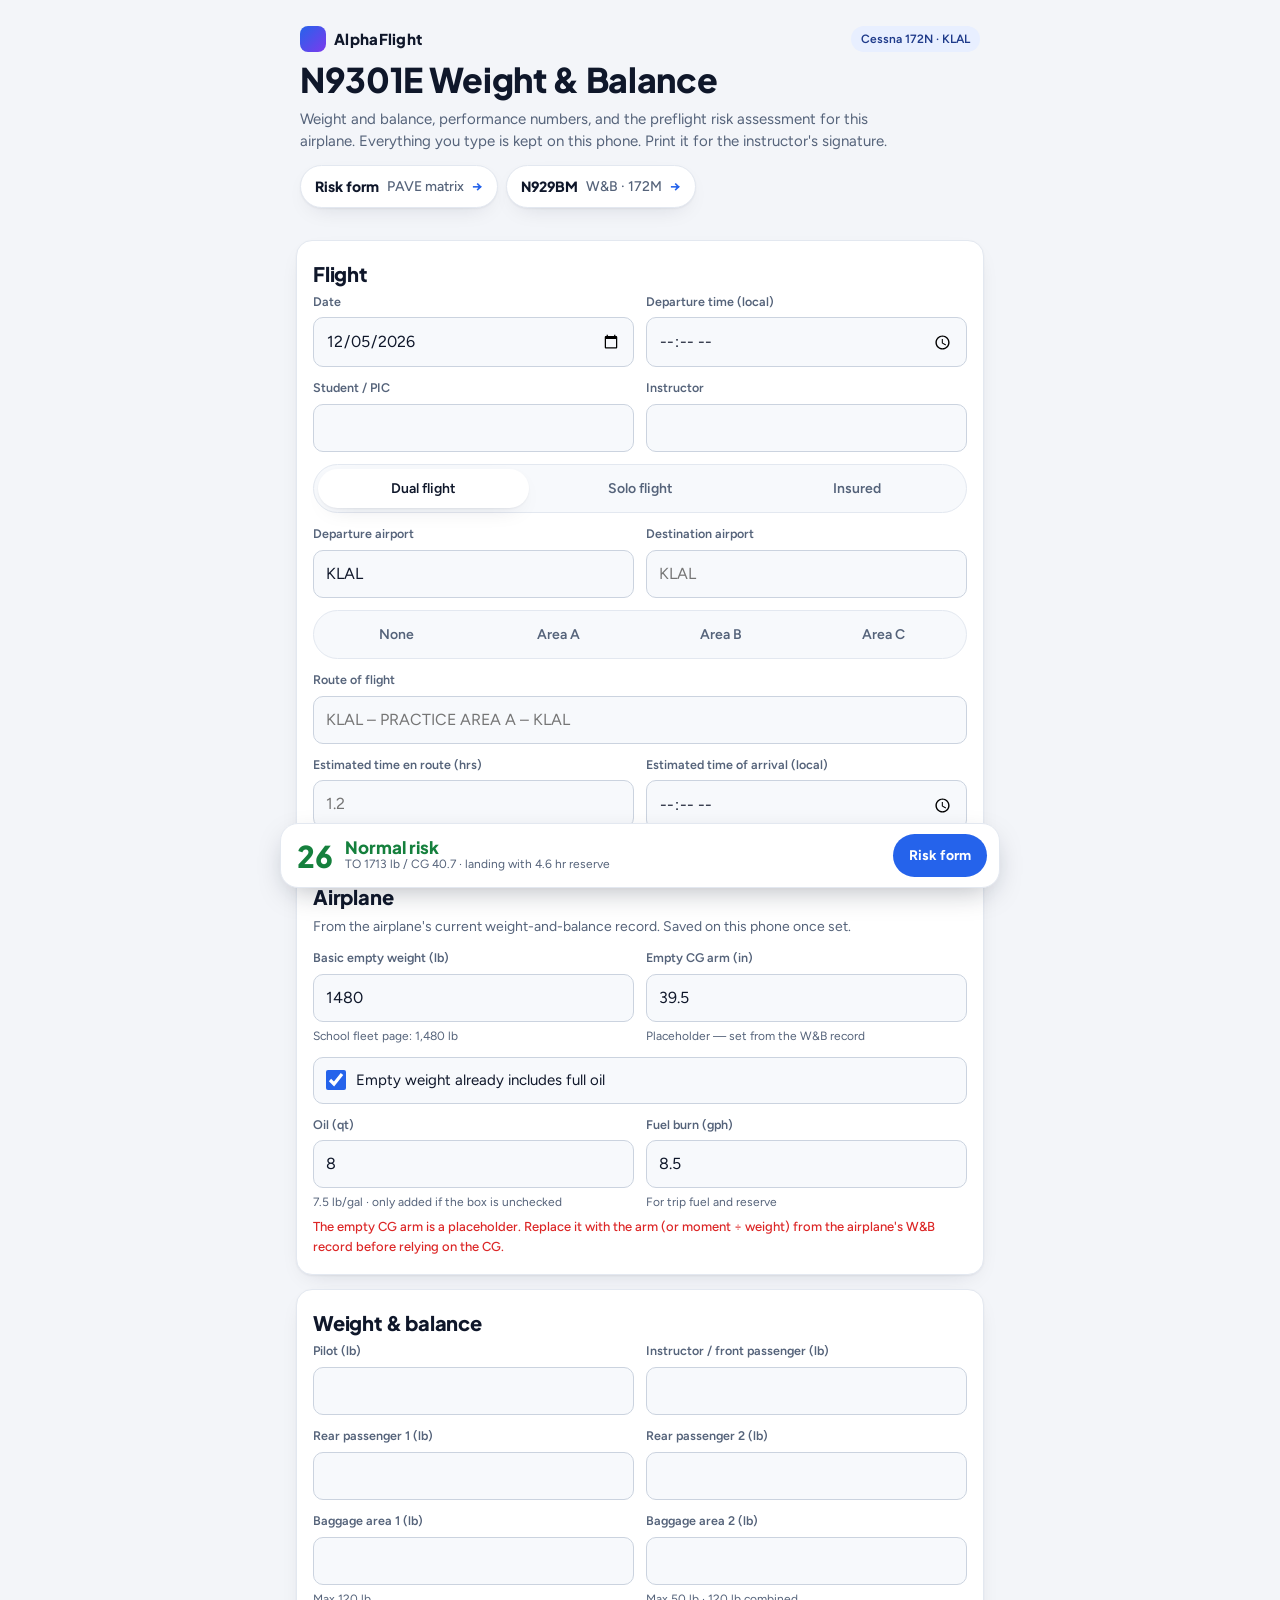
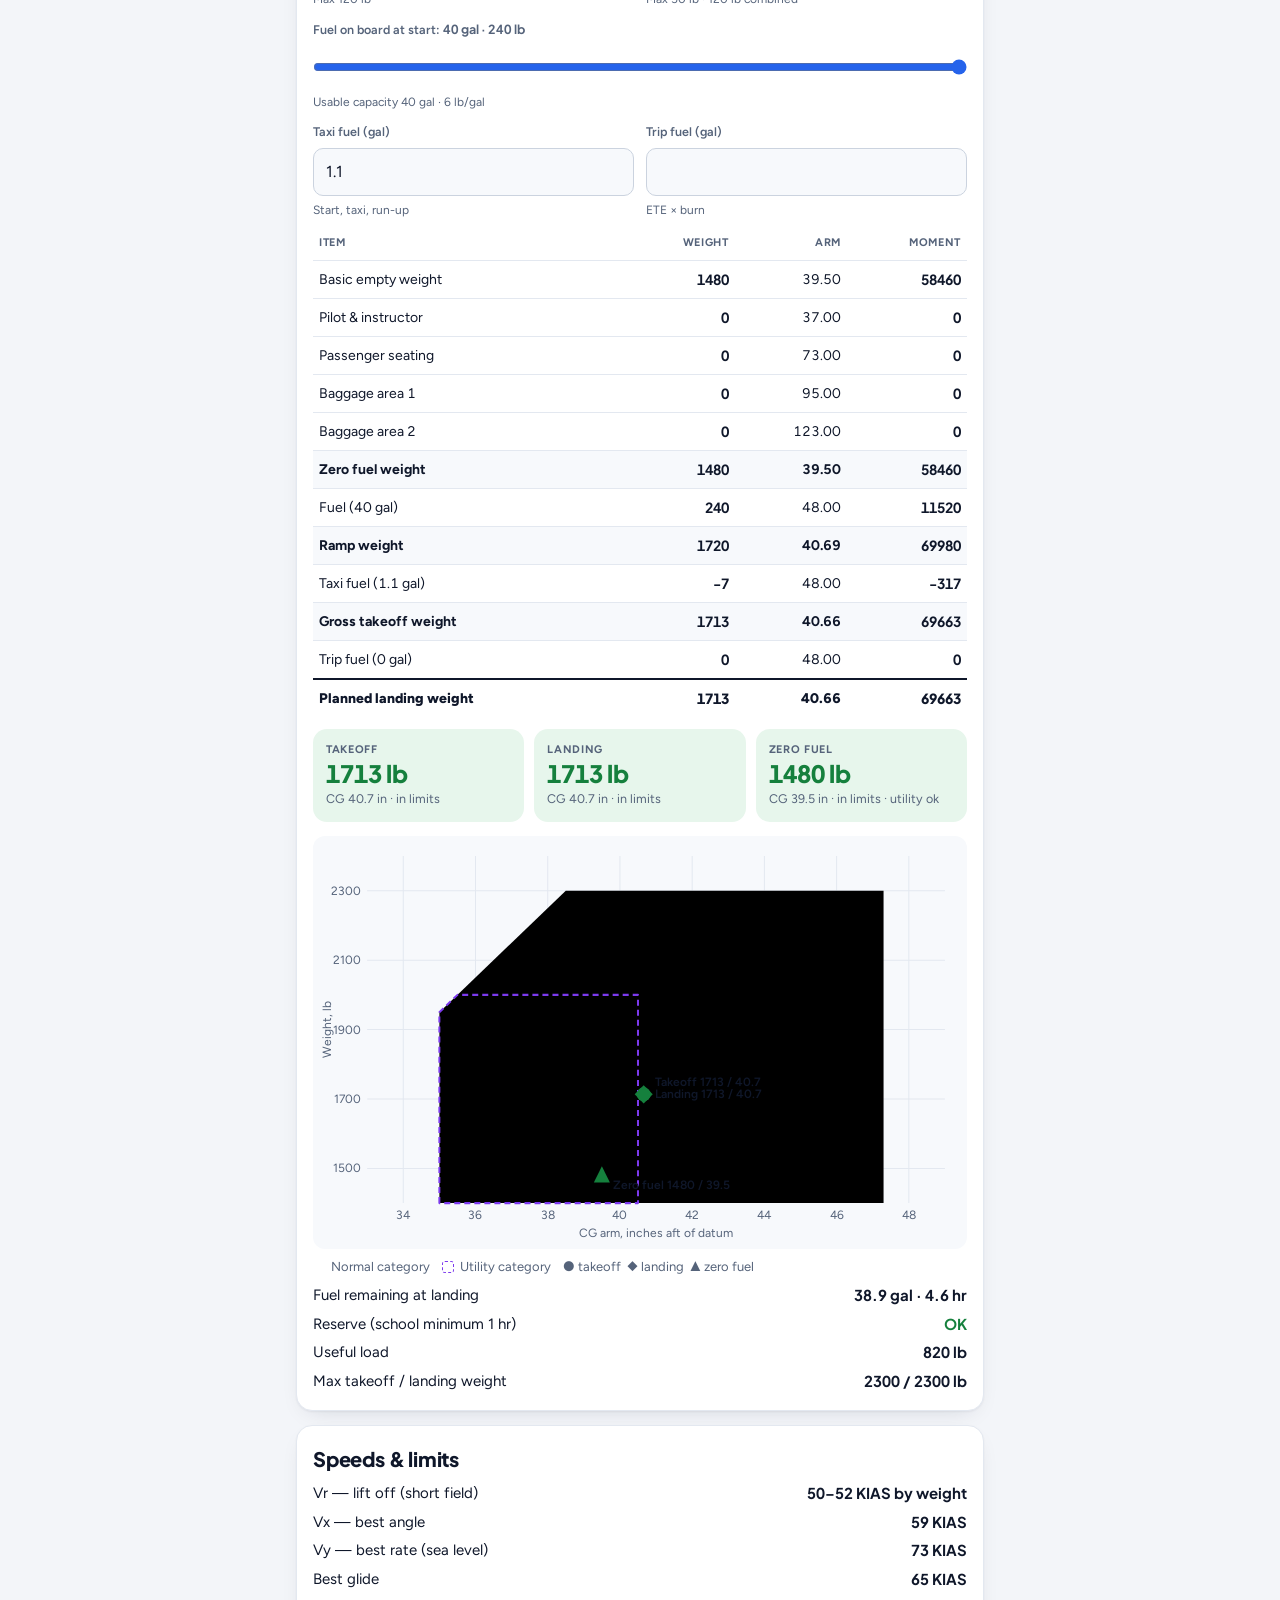
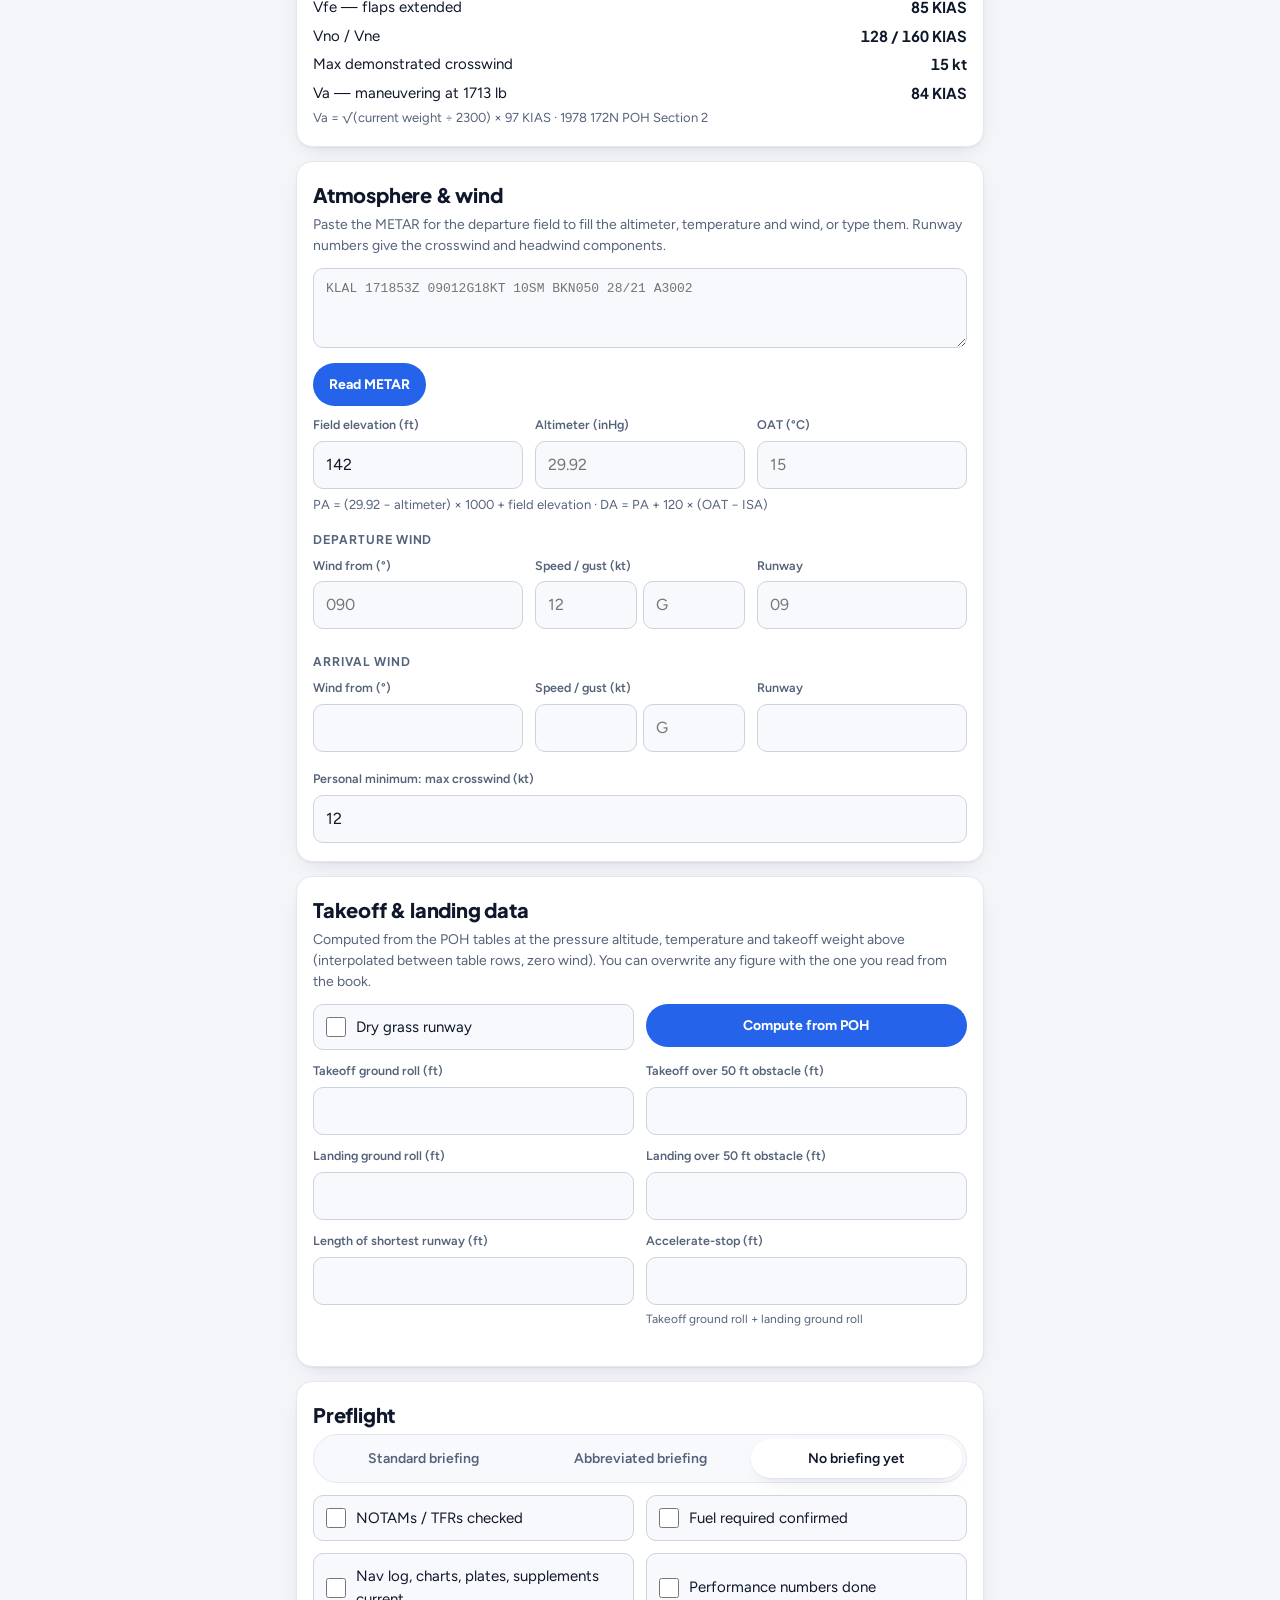
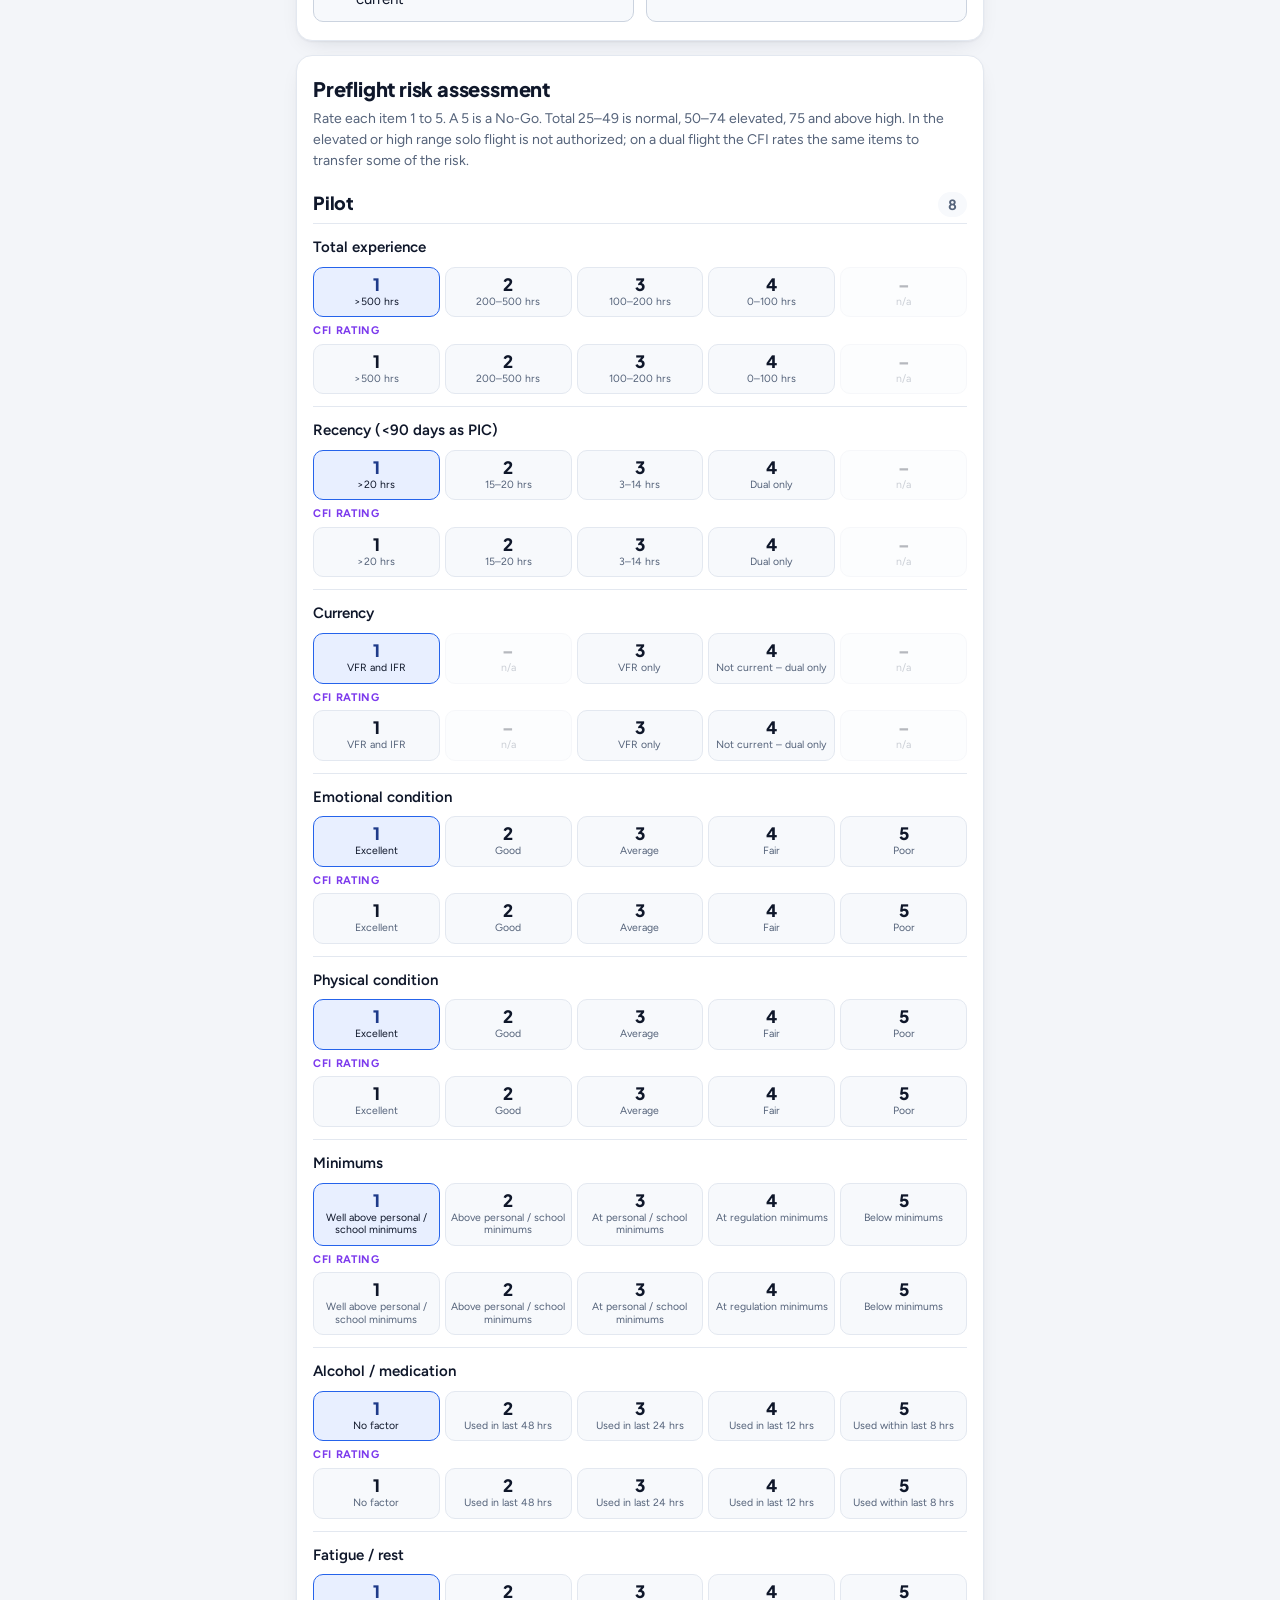
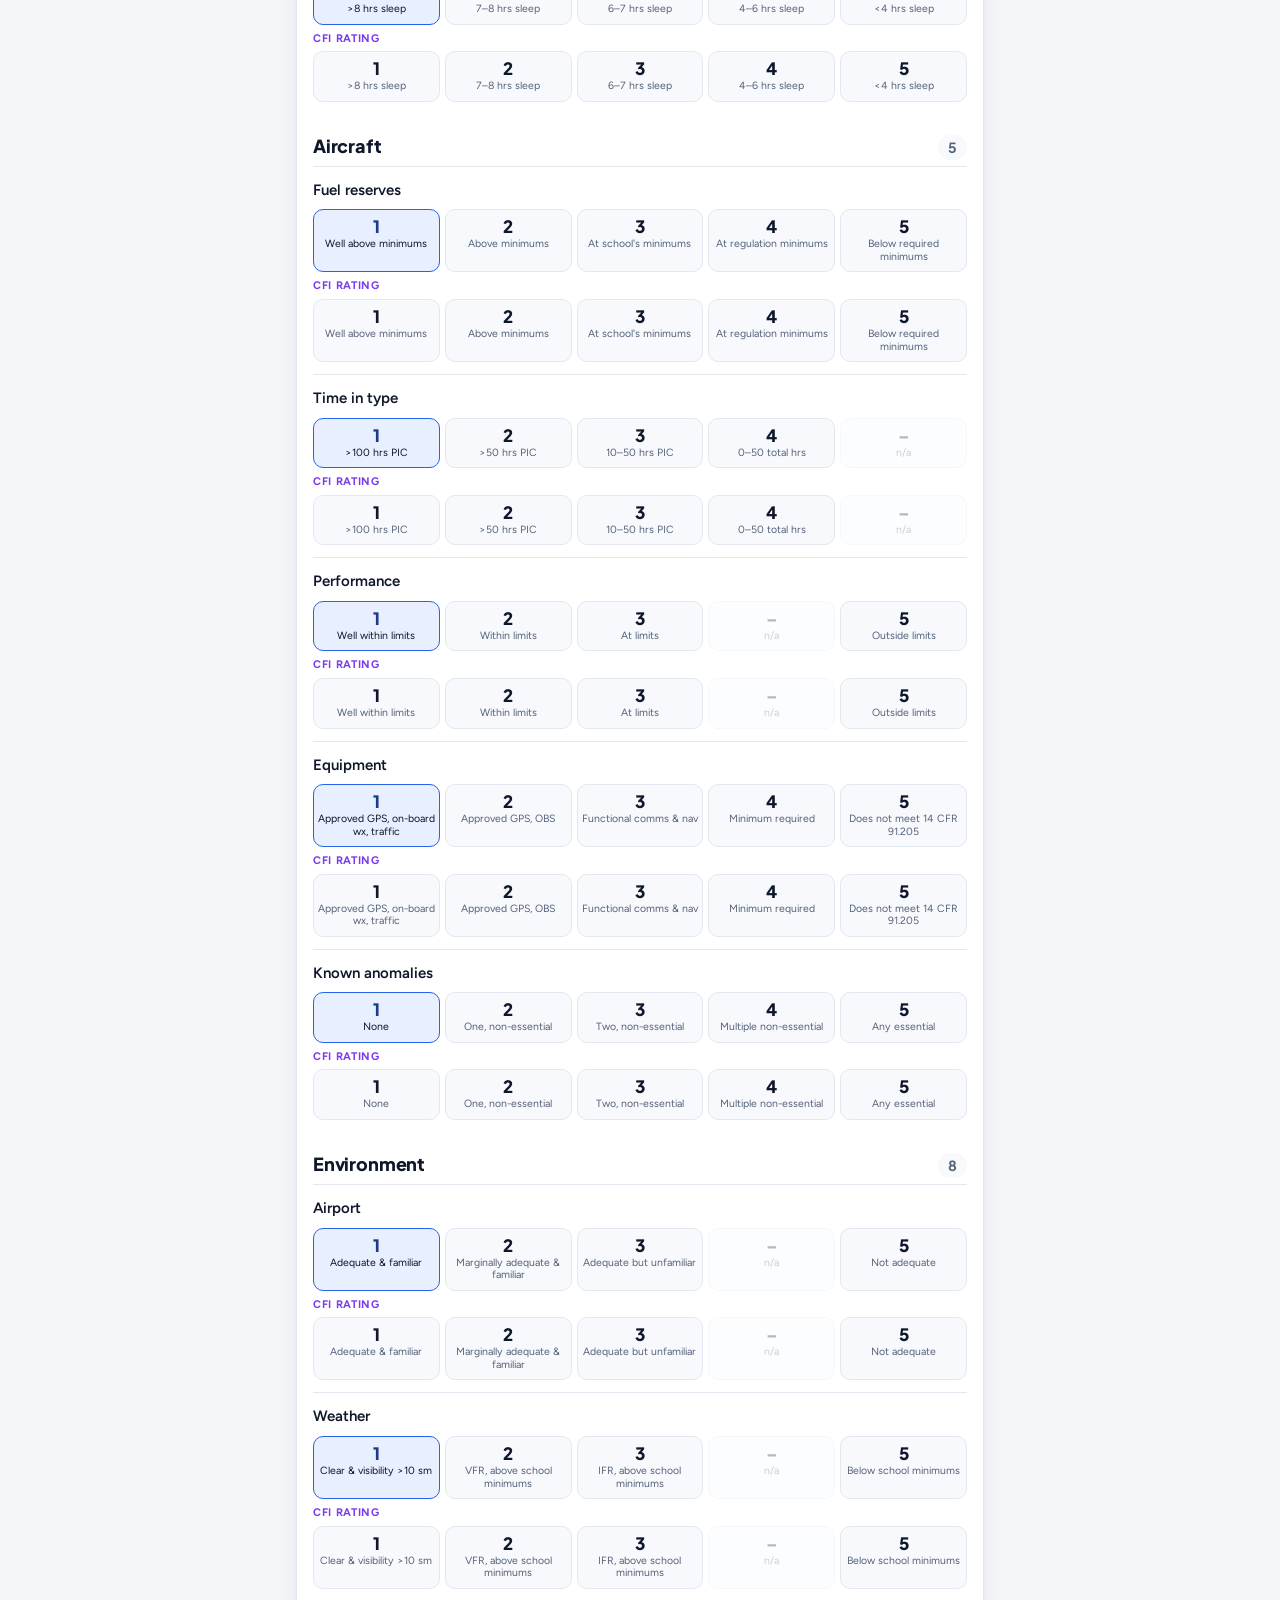
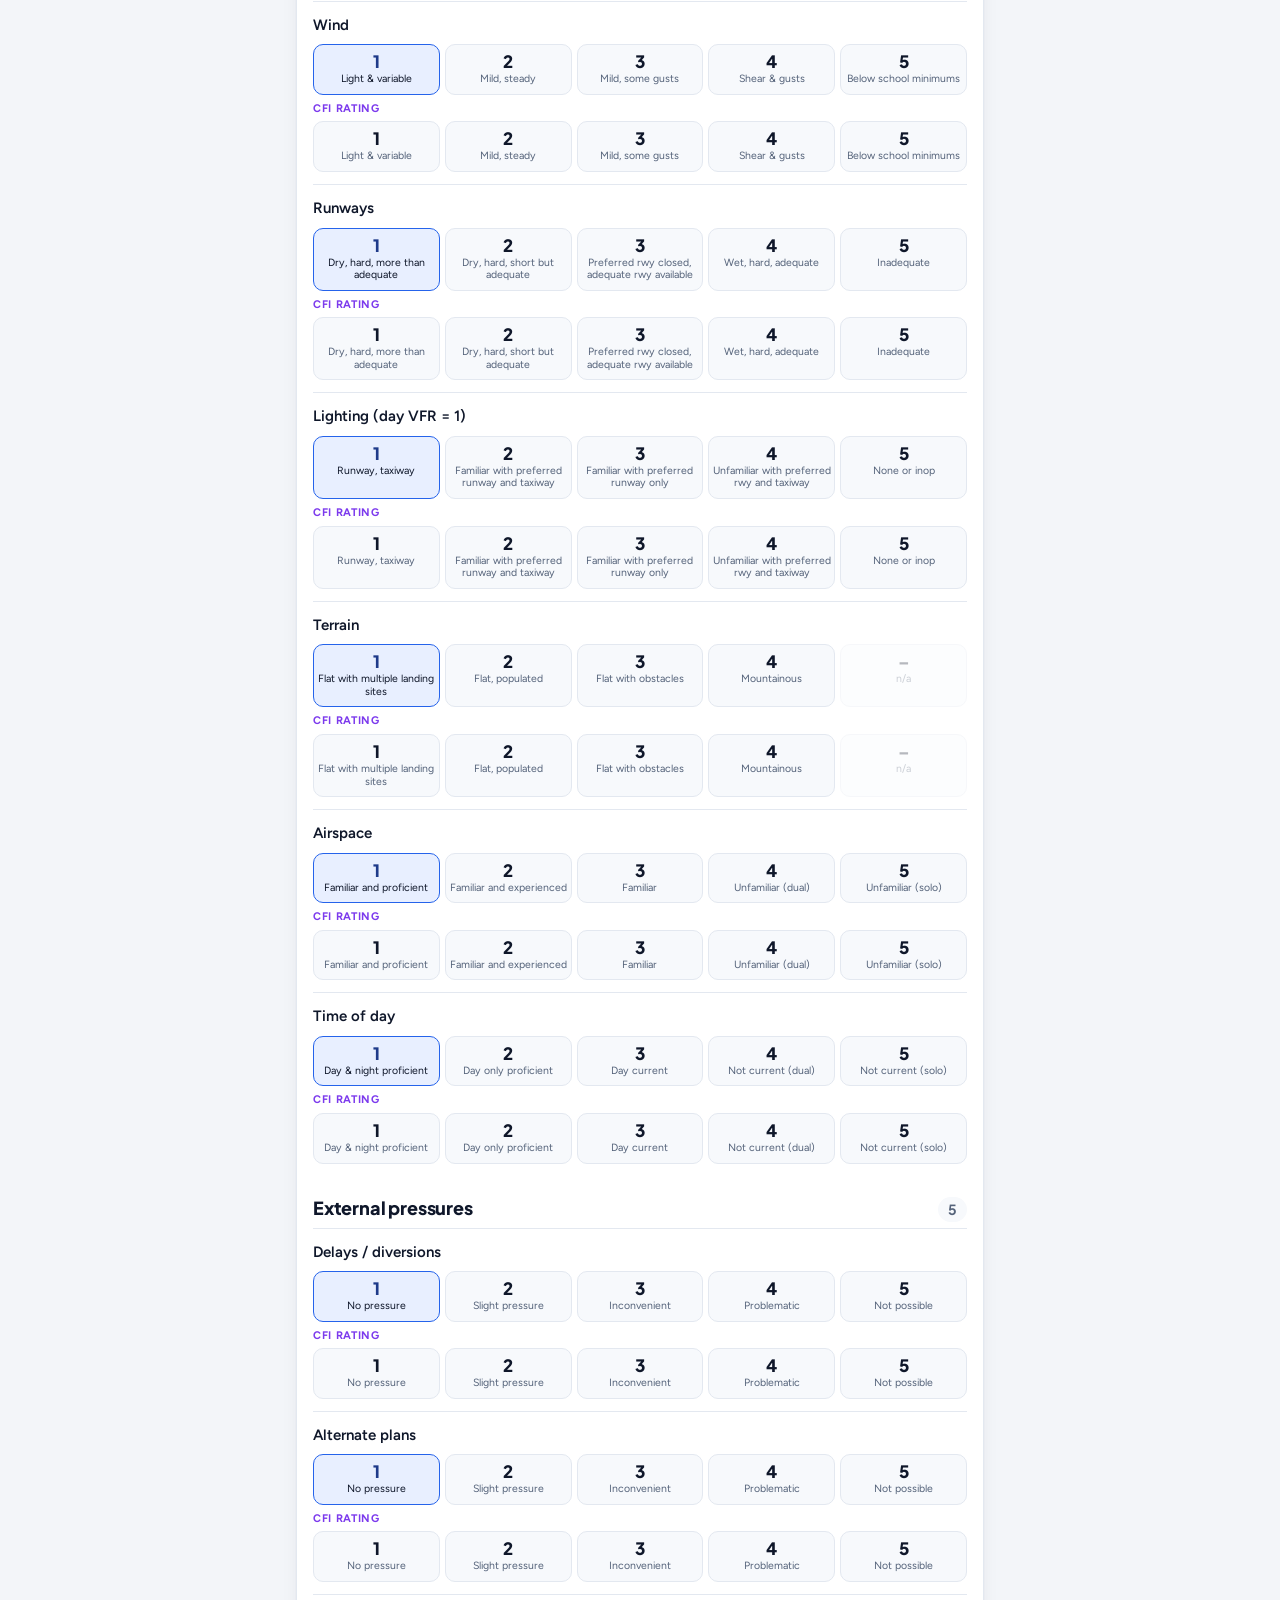
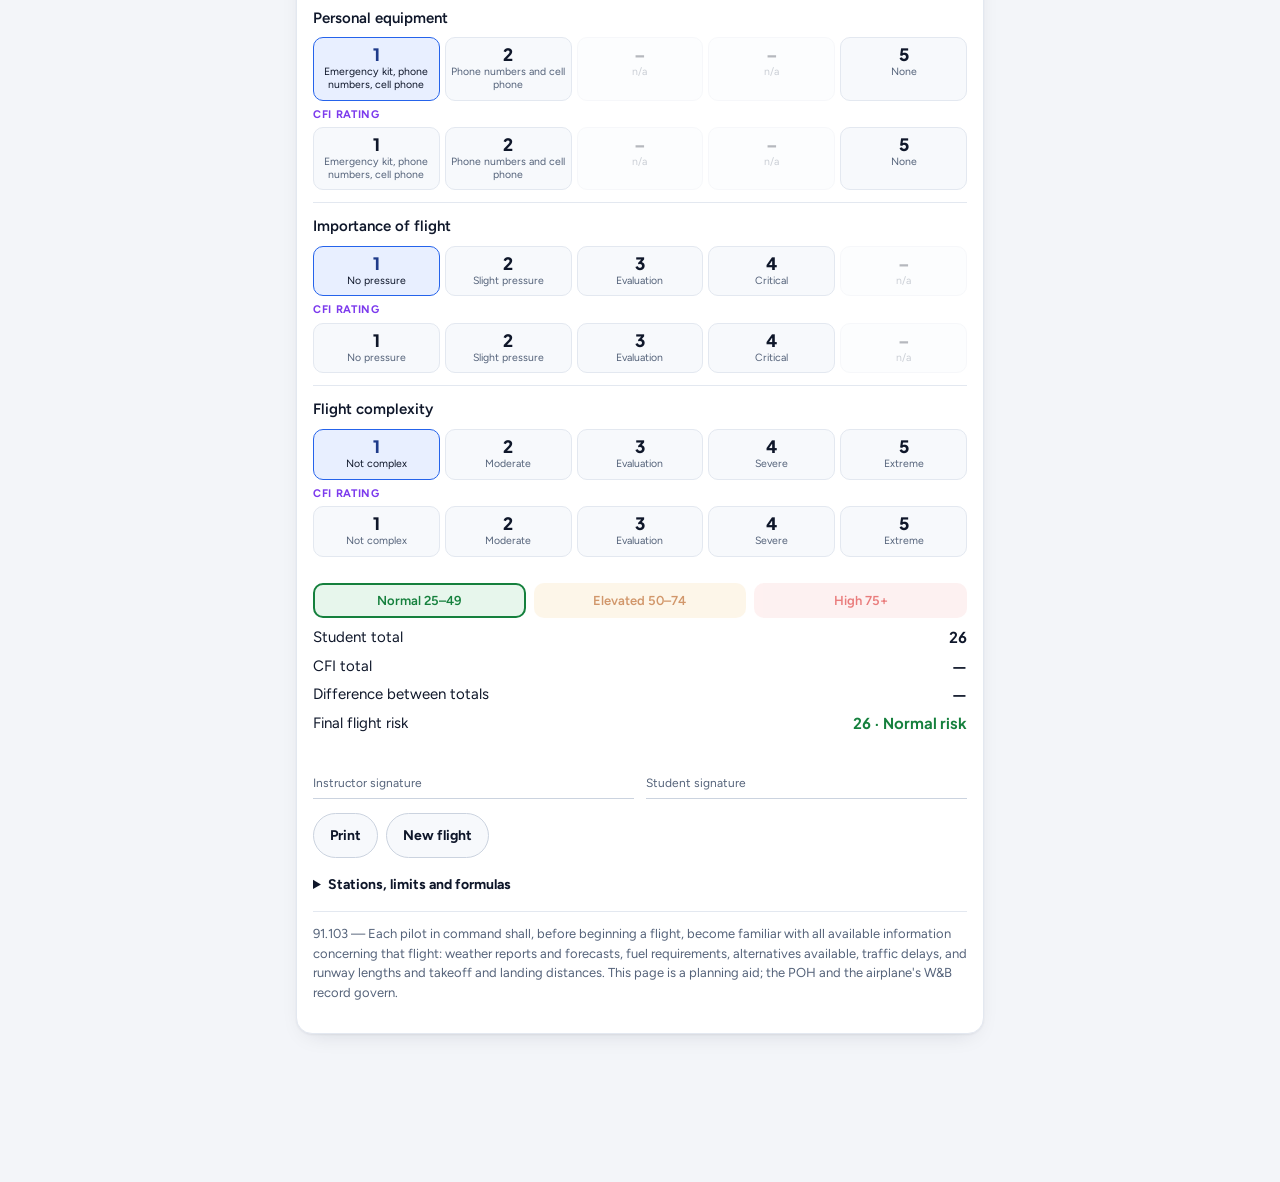
<file: n9301e/index.html>
<!DOCTYPE html>
<html lang="en">
<head>
<meta charset="utf-8">
<meta name="viewport" content="width=device-width, initial-scale=1, viewport-fit=cover">
<title>N9301E Weight &amp; Balance</title>
<meta name="description" content="Weight and balance, speeds, density altitude, crosswind and preflight risk assessment for N9301E (Cessna 172N, KLAL).">
<link rel="preconnect" href="https://fonts.googleapis.com">
<link rel="preconnect" href="https://fonts.gstatic.com" crossorigin>
<link href="https://fonts.googleapis.com/css2?family=Plus+Jakarta+Sans:wght@600;700;800&family=Figtree:wght@400;500;600;700&display=swap" rel="stylesheet">
<style>
:root{
  --bg:#F3F5F9; --card:#FFFFFF; --card-2:#F7F9FC; --ink:#0F172A; --ink-2:#55637A; --line:#E3E8F0; --line-2:#CBD3DF;
  --accent:#2563EB; --accent-2:#1D4ED8; --accent-soft:#E8EFFF; --accent-ink:#1E3A8A;
  --low:#15803D; --low-soft:#E7F6EC; --mod:#B45309; --mod-soft:#FDF1DC; --high:#DC2626; --high-soft:#FDE8E8; --util:#7C3AED; --util-soft:#F1EAFE;
  --shadow:0 1px 2px rgba(15,23,42,.05),0 8px 24px -12px rgba(15,23,42,.18);
  --r:16px; --r-s:10px;
  --display:"Plus Jakarta Sans","Figtree",system-ui,-apple-system,sans-serif; --body:"Figtree","Plus Jakarta Sans",system-ui,-apple-system,"Segoe UI",sans-serif; --mono:ui-monospace,"SF Mono",Menlo,Consolas,monospace;
  box-sizing:border-box; padding-top:env(safe-area-inset-top,0px); padding-bottom:env(safe-area-inset-bottom,0px);
}
@media (prefers-color-scheme: dark){ :root:not([data-theme="light"]){
  color-scheme:dark; --bg:#0B1220; --card:#131C2E; --card-2:#182338; --ink:#E6ECF5; --ink-2:#9AA8BF; --line:#243149; --line-2:#334664;
  --accent:#60A5FA; --accent-2:#3B82F6; --accent-soft:#17264A; --accent-ink:#BFD5FF;
  --low:#4ADE80; --low-soft:#122B1C; --mod:#FBBF24; --mod-soft:#33240B; --high:#F87171; --high-soft:#3B1515; --util:#C4B5FD; --util-soft:#241B3F;
  --shadow:0 1px 2px rgba(0,0,0,.4),0 10px 30px -14px rgba(0,0,0,.6);
}}
:root[data-theme="dark"]{
  color-scheme:dark; --bg:#0B1220; --card:#131C2E; --card-2:#182338; --ink:#E6ECF5; --ink-2:#9AA8BF; --line:#243149; --line-2:#334664;
  --accent:#60A5FA; --accent-2:#3B82F6; --accent-soft:#17264A; --accent-ink:#BFD5FF;
  --low:#4ADE80; --low-soft:#122B1C; --mod:#FBBF24; --mod-soft:#33240B; --high:#F87171; --high-soft:#3B1515; --util:#C4B5FD; --util-soft:#241B3F;
  --shadow:0 1px 2px rgba(0,0,0,.4),0 10px 30px -14px rgba(0,0,0,.6);
}
*{box-sizing:inherit}
html{-webkit-text-size-adjust:100%}
body{margin:0;background:var(--bg);color:var(--ink);font-family:var(--body);font-size:16px;line-height:1.5;padding-bottom:124px;-webkit-font-smoothing:antialiased}
h1,h2,h3,.cond{font-family:var(--display);margin:0;letter-spacing:-.01em}
main{max-width:720px;margin:0 auto;padding:12px 16px 24px}
/* top bar */
header{display:grid;gap:10px;padding:14px 4px 18px}
header .kicker{display:flex;align-items:center;justify-content:space-between;gap:10px;font-size:13px;font-weight:600;color:var(--ink-2)}
header .brand{display:inline-flex;align-items:center;gap:8px;color:var(--ink);text-decoration:none;font-family:var(--display);font-weight:800;font-size:15px;letter-spacing:.02em}
header .brand i{width:26px;height:26px;border-radius:8px;background:linear-gradient(135deg,var(--accent),var(--util));display:inline-block;flex:none}
header .tag{font-size:12px;font-weight:600;padding:4px 10px;border-radius:999px;background:var(--accent-soft);color:var(--accent-ink);white-space:nowrap}
header h1{font-size:34px;font-weight:800;line-height:1.05;text-wrap:balance}
header p{margin:0;color:var(--ink-2);font-size:15px;max-width:60ch}
.navlinks{display:flex;flex-wrap:wrap;gap:8px;margin-top:2px}
.navlinks a{display:inline-flex;align-items:center;gap:8px;padding:10px 14px;border-radius:999px;background:var(--card);border:1px solid var(--line);color:var(--ink);text-decoration:none;font-weight:600;font-size:14px;box-shadow:var(--shadow)}
.navlinks a b{font-family:var(--display);font-weight:800}
.navlinks a span{color:var(--ink-2);font-weight:500}
.navlinks a::after{content:"→";color:var(--accent);font-weight:700}
a{color:var(--accent)}
/* cards */
section{margin-top:14px;border:1px solid var(--line);border-radius:var(--r);background:var(--card);padding:18px 16px;box-shadow:var(--shadow)}
section h2{font-size:20px;font-weight:800;margin-bottom:4px}
section h3{font-size:12px;font-weight:700;margin:16px 0 8px;color:var(--ink-2);text-transform:uppercase;letter-spacing:.08em}
section .help{margin:0 0 12px;font-size:14px;color:var(--ink-2)}
.grid{display:grid;grid-template-columns:1fr 1fr;gap:12px}
.grid3{display:grid;grid-template-columns:1fr 1fr 1fr;gap:12px}
.wide{grid-column:1/-1}
label.f{display:block;min-width:0}
label.f span{display:block;font-size:12.5px;font-weight:600;color:var(--ink-2);margin-bottom:6px}
label.f small{display:block;font-size:12px;color:var(--ink-2);margin-top:5px}
input[type=number],input[type=text],input[type=date],input[type=time],select,textarea{width:100%;font:inherit;font-size:16px;padding:11px 12px;border:1px solid var(--line-2);border-radius:var(--r-s);background:var(--card-2);color:var(--ink);transition:border-color .15s,box-shadow .15s}
input:focus,textarea:focus,select:focus{outline:none;border-color:var(--accent);box-shadow:0 0 0 3px var(--accent-soft)}
input.up{text-transform:uppercase}
textarea{font-family:var(--mono);font-size:13px;line-height:1.45;resize:vertical;text-transform:uppercase}
input[type=range]{width:100%;accent-color:var(--accent);margin:8px 0 2px;height:28px}
.chk{display:flex;align-items:center;gap:10px;padding:11px 12px;background:var(--card-2);border:1px solid var(--line-2);border-radius:var(--r-s);font-size:15px}
.chk input{width:20px;height:20px;accent-color:var(--accent);margin:0;flex:none}
.seg{display:flex;gap:6px;flex-wrap:wrap;padding:4px;background:var(--card-2);border:1px solid var(--line);border-radius:999px}
.seg label{flex:1;display:flex;align-items:center;justify-content:center;gap:6px;padding:9px 10px;border-radius:999px;font-size:14px;font-weight:600;color:var(--ink-2);cursor:pointer;min-width:0;text-align:center;transition:background .15s,color .15s}
.seg label:has(input:checked){background:var(--card);color:var(--ink);box-shadow:var(--shadow)}
.seg input{position:absolute;opacity:0;width:0;height:0}
.seg label:has(input[type=checkbox]:checked){background:var(--accent-soft);color:var(--accent-ink)}
.warn{color:var(--high);font-size:13px;margin-top:6px;font-weight:500}
.ok{color:var(--low)}
table{width:100%;border-collapse:collapse;font-size:14px;margin-top:8px;font-variant-numeric:tabular-nums}
th,td{padding:8px 6px;border-bottom:1px solid var(--line);text-align:right;white-space:nowrap}
th:first-child,td:first-child{text-align:left;white-space:normal}
th{font-weight:700;color:var(--ink-2);font-size:11px;text-transform:uppercase;letter-spacing:.06em}
tr.sub td{font-weight:700;background:var(--card-2)}
tr.tot td{font-weight:800;border-top:2px solid var(--ink);border-bottom:0}
.num{font-family:var(--display);font-weight:700;font-variant-numeric:tabular-nums}
.pills{display:grid;grid-template-columns:repeat(3,1fr);gap:10px;margin-top:12px}
.pill{border:1px solid var(--line);border-radius:14px;padding:12px;background:var(--card-2);min-width:0}
.pill .t{font-size:11px;font-weight:700;color:var(--ink-2);text-transform:uppercase;letter-spacing:.06em}
.pill .w{font-family:var(--display);font-weight:800;font-size:24px;line-height:1.15;font-variant-numeric:tabular-nums;margin-top:2px}
.pill .c{font-size:12.5px;color:var(--ink-2);margin-top:2px}
.pill.good{border-color:transparent;background:var(--low-soft)} .pill.good .w{color:var(--low)}
.pill.bad{border-color:transparent;background:var(--high-soft)} .pill.bad .w{color:var(--high)}
.pill.warn2{border-color:transparent;background:var(--mod-soft)} .pill.warn2 .w{color:var(--mod)}
.env{margin-top:14px;border-radius:12px;overflow:hidden;background:var(--card-2);padding:6px}
.env svg{width:100%;height:auto;display:block}
.legend{display:flex;flex-wrap:wrap;gap:12px;font-size:13px;color:var(--ink-2);margin-top:8px}
.legend span{display:inline-flex;align-items:center;gap:6px}
.legend i{display:inline-block;width:12px;height:12px;border-radius:3px}
.kv{display:grid;grid-template-columns:1fr auto;gap:6px 14px;font-size:15px;margin-top:8px}
.kv div:nth-child(even){font-family:var(--display);font-weight:700;text-align:right;font-variant-numeric:tabular-nums}
.kv .muted{color:var(--ink-2);font-size:13px;grid-column:1/-1;margin-top:-2px;font-family:var(--body);font-weight:400;text-align:left}
/* PAVE matrix */
.pave .cat{margin-top:18px}
.pave .cat h3{display:flex;justify-content:space-between;align-items:baseline;margin:0 0 6px;color:var(--ink);text-transform:none;letter-spacing:-.01em;font-size:18px;font-weight:800}
.pave .cat h3 b{font-family:var(--display);font-size:14px;color:var(--ink-2);font-weight:700;padding:2px 10px;border-radius:999px;background:var(--card-2)}
.item{border-top:1px solid var(--line);padding:12px 0 12px}
.item .q{font-weight:600;font-size:15px;margin-bottom:8px;display:flex;justify-content:space-between;gap:8px}
.item .q small{font-weight:700;color:var(--high);white-space:nowrap;font-size:11px;letter-spacing:.06em;text-transform:uppercase}
.lv{display:grid;grid-template-columns:repeat(5,1fr);gap:5px}
.lv label{display:flex;flex-direction:column;align-items:center;gap:3px;padding:8px 3px;border:1px solid var(--line);border-radius:10px;background:var(--card-2);cursor:pointer;text-align:center;min-width:0;transition:background .15s,border-color .15s}
.lv label b{font-family:var(--display);font-size:17px;line-height:1;font-weight:800}
.lv label span{font-size:10.5px;line-height:1.2;color:var(--ink-2)}
.lv label input{position:absolute;opacity:0;width:0;height:0}
.lv label.na{opacity:.3;cursor:default}
.lv label:has(input:checked){border-color:var(--accent);background:var(--accent-soft)}
.lv label:has(input:checked) b{color:var(--accent-ink)}
.lv label:has(input:checked) span{color:var(--ink)}
.lv label.l5:has(input:checked){border-color:var(--high);background:var(--high-soft)} .lv label.l5:has(input:checked) b{color:var(--high)}
.lv label.l4:has(input:checked){border-color:var(--mod);background:var(--mod-soft)} .lv label.l4:has(input:checked) b{color:var(--mod)}
.lv.cfi label:has(input:checked){border-color:var(--util);background:var(--util-soft)} .lv.cfi label:has(input:checked) b{color:var(--util)}
.cfirow{margin-top:6px;display:none}
.dual .cfirow{display:block}
.cfirow .tag{font-size:11px;font-weight:700;color:var(--util);text-transform:uppercase;letter-spacing:.06em;margin-bottom:4px}
.bands{display:grid;grid-template-columns:1fr 1fr 1fr;gap:8px;margin-top:14px;font-size:13px;font-weight:600}
.bands div{padding:8px 10px;border-radius:10px;text-align:center;opacity:.6}
.bands .b1{background:var(--low-soft);color:var(--low)} .bands .b2{background:var(--mod-soft);color:var(--mod)} .bands .b3{background:var(--high-soft);color:var(--high)}
.bands div.on{opacity:1;outline:2px solid currentColor;outline-offset:-2px}
/* bottom bar */
.bar{position:fixed;left:0;right:0;bottom:0;z-index:20;padding:0 12px calc(12px + env(safe-area-inset-bottom,0px))}
.bar-in{max-width:720px;margin:0 auto;display:flex;align-items:center;gap:12px;background:var(--card);border:1px solid var(--line);border-radius:18px;padding:10px 12px 10px 16px;box-shadow:0 10px 30px -10px rgba(15,23,42,.35)}
.gauge{font-family:var(--display);font-weight:800;font-size:30px;line-height:1;color:var(--low);white-space:nowrap;font-variant-numeric:tabular-nums}
.gauge small{font-size:12px;color:var(--ink-2);font-weight:600}
.level{flex:1;min-width:0}
.level .name{font-family:var(--display);font-weight:800;font-size:17px;line-height:1.15;color:var(--low)}
.level .why{font-size:12px;color:var(--ink-2);line-height:1.3}
.bar.mod .gauge,.bar.mod .name{color:var(--mod)} .bar.bad .gauge,.bar.bad .name{color:var(--high)}
.btn{font:inherit;font-weight:700;font-size:14px;padding:11px 16px;border-radius:999px;border:0;background:var(--accent);color:#fff;cursor:pointer;text-decoration:none;white-space:nowrap;transition:background .15s}
.btn:hover{background:var(--accent-2)}
.btn.ghost{background:var(--card-2);color:var(--ink);border:1px solid var(--line-2)} .btn.ghost:hover{background:var(--accent-soft)}
.actions{display:flex;gap:8px;flex-wrap:wrap;margin-top:14px}
details{margin-top:16px;font-size:14px;color:var(--ink-2)}
details summary{cursor:pointer;font-weight:700;color:var(--ink)}
.note{font-size:13px;color:var(--ink-2);margin-top:16px;border-top:1px solid var(--line);padding-top:12px}
.sig{display:grid;grid-template-columns:1fr 1fr;gap:12px;margin-top:14px}
.sig div{border-bottom:1.5px solid var(--line-2);padding:26px 0 6px;font-size:12px;color:var(--ink-2)}
.wxout{margin-top:12px;font-size:14px;border-top:1px solid var(--line);padding-top:12px}
.wxout .lead{font-family:var(--display);font-weight:800;font-size:18px}
.wxout ul{margin:6px 0 0;padding-left:18px} .wxout li{margin:4px 0}
.wxout .err{color:var(--high)}
:focus-visible{outline:2px solid var(--accent);outline-offset:2px}
@media (max-width:460px){ header h1{font-size:30px} .grid3{grid-template-columns:1fr 1fr} .pills{gap:6px} .pill .w{font-size:20px} .lv label span{font-size:10px} section{padding:16px 14px} }
@media (prefers-reduced-motion:reduce){ *{transition:none!important} }
@media print{ .bar,.actions,input[type=range],.help,.wxhelp,.navlinks{display:none} body{padding-bottom:0;background:#fff;color:#000} section{break-inside:avoid;border-color:#999;box-shadow:none} .lv label{border-color:#999} .lv label:has(input:checked){background:#ddd} main{max-width:none} }

</style>
</head>
<body>
<main>
<header>
  <div class="kicker"><a class="brand" href="/"><i></i>AlphaFlight</a><span class="tag">Cessna 172N · KLAL</span></div>
  <h1>N9301E Weight &amp; Balance</h1>
  <p>Weight and balance, performance numbers, and the preflight risk assessment for this airplane. Everything you type is kept on this phone. Print it for the instructor's signature.</p>
  <nav class="navlinks" aria-label="Pages"><a href="/"><b>Risk form</b><span>PAVE matrix</span></a><a href="/n929bm/"><b>N929BM</b><span>W&amp;B · 172M</span></a></nav>
</header>

<section>
  <h2>Flight</h2>
  <div class="grid">
    <label class="f"><span>Date</span><input type="date" id="date"></label>
    <label class="f"><span>Departure time (local)</span><input type="time" id="etd"></label>
    <label class="f"><span>Student / PIC</span><input type="text" id="student" autocomplete="name"></label>
    <label class="f"><span>Instructor</span><input type="text" id="cfi"></label>
    <div class="wide seg" id="ftype">
      <label><input type="radio" name="ftype" value="dual" checked>Dual flight</label>
      <label><input type="radio" name="ftype" value="solo">Solo flight</label>
      <label><input type="checkbox" id="insured">Insured</label>
    </div>
    <label class="f"><span>Departure airport</span><input type="text" id="dep" class="up" value="KLAL" maxlength="4"></label>
    <label class="f"><span>Destination airport</span><input type="text" id="dest" class="up" maxlength="4" placeholder="KLAL"></label>
    <div class="wide seg" id="parea">
      <label><input type="radio" name="parea" value="">None</label>
      <label><input type="radio" name="parea" value="A">Area A</label>
      <label><input type="radio" name="parea" value="B">Area B</label>
      <label><input type="radio" name="parea" value="C">Area C</label>
    </div>
    <label class="f wide"><span>Route of flight</span><input type="text" id="route" class="up" placeholder="KLAL – PRACTICE AREA A – KLAL"></label>
    <label class="f"><span>Estimated time en route (hrs)</span><input type="number" id="ete" step="0.1" inputmode="decimal" placeholder="1.2"></label>
    <label class="f"><span>Estimated time of arrival (local)</span><input type="time" id="eta"></label>
  </div>
</section>

<section>
  <h2>Airplane</h2>
  <p class="help">From the airplane's current weight-and-balance record. Saved on this phone once set.</p>
  <div class="grid">
    <label class="f"><span>Basic empty weight (lb)</span><input type="number" id="ew" step="0.1" inputmode="decimal"><small>School fleet page: 1,480 lb</small></label>
    <label class="f"><span>Empty CG arm (in)</span><input type="number" id="ea" step="0.01" inputmode="decimal"><small id="eaNote"></small></label>
    <label class="chk wide"><input type="checkbox" id="oilIn"><span>Empty weight already includes full oil</span></label>
    <label class="f"><span>Oil (qt)</span><input type="number" id="oil" step="1" inputmode="numeric"><small>7.5 lb/gal · only added if the box is unchecked</small></label>
    <label class="f"><span>Fuel burn (gph)</span><input type="number" id="gph" step="0.1" inputmode="decimal"><small>For trip fuel and reserve</small></label>
  </div>
  <div id="eaWarn" class="warn" hidden>The empty CG arm is a placeholder. Replace it with the arm (or moment ÷ weight) from the airplane's W&amp;B record before relying on the CG.</div>
</section>

<section>
  <h2>Weight &amp; balance</h2>
  <div class="grid">
    <label class="f"><span>Pilot (lb)</span><input type="number" id="pilot" step="1" inputmode="numeric"></label>
    <label class="f"><span>Instructor / front passenger (lb)</span><input type="number" id="fpax" step="1" inputmode="numeric"></label>
    <label class="f"><span>Rear passenger 1 (lb)</span><input type="number" id="rpax1" step="1" inputmode="numeric"></label>
    <label class="f"><span>Rear passenger 2 (lb)</span><input type="number" id="rpax2" step="1" inputmode="numeric"></label>
    <label class="f"><span>Baggage area 1 (lb)</span><input type="number" id="bag1" step="1" inputmode="numeric"><small>Max 120 lb</small></label>
    <label class="f"><span>Baggage area 2 (lb)</span><input type="number" id="bag2" step="1" inputmode="numeric"><small>Max 50 lb · 120 lb combined</small></label>
    <label class="f wide"><span>Fuel on board at start: <b id="fuelLbl" class="num"></b></span><input type="range" id="fuel" min="0" max="40" step="1"><small>Usable capacity 40 gal · 6 lb/gal</small></label>
    <label class="f"><span>Taxi fuel (gal)</span><input type="number" id="taxi" step="0.1" inputmode="decimal"><small>Start, taxi, run-up</small></label>
    <label class="f"><span>Trip fuel (gal)</span><input type="number" id="trip" step="0.1" inputmode="decimal"><small id="tripNote">ETE × burn</small></label>
  </div>
  <div id="bagWarn" class="warn" hidden></div>
  <table id="tbl"><thead><tr><th>Item</th><th>Weight</th><th>Arm</th><th>Moment</th></tr></thead><tbody></tbody></table>
  <div class="pills" id="pills"></div>
  <div class="env" id="env"></div>
  <div class="legend">
    <span><i style="background:var(--chart-soft);border:1px solid var(--chart)"></i>Normal category</span>
    <span><i style="background:transparent;border:1px dashed var(--util)"></i>Utility category</span>
    <span>● takeoff &nbsp;◆ landing &nbsp;▲ zero fuel</span>
  </div>
  <div class="kv" id="fuelKv"></div>
</section>

<section>
  <h2>Speeds &amp; limits</h2>
  <div class="kv" id="speeds"></div>
</section>

<section>
  <h2>Atmosphere &amp; wind</h2>
  <p class="help">Paste the METAR for the departure field to fill the altimeter, temperature and wind, or type them. Runway numbers give the crosswind and headwind components.</p>
  <textarea id="wxraw" rows="3" placeholder="KLAL 171853Z 09012G18KT 10SM BKN050 28/21 A3002" spellcheck="false"></textarea>
  <div class="actions" style="margin-top:8px"><button class="btn" type="button" onclick="readWx()">Read METAR</button></div>
  <div id="wxout" class="wxout" hidden></div>
  <div class="grid3" style="margin-top:10px">
    <label class="f"><span>Field elevation (ft)</span><input type="number" id="elev" step="1" inputmode="numeric"></label>
    <label class="f"><span>Altimeter (inHg)</span><input type="number" id="alt" step="0.01" inputmode="decimal" placeholder="29.92"></label>
    <label class="f"><span>OAT (°C)</span><input type="number" id="oat" step="1" inputmode="numeric" placeholder="15"></label>
  </div>
  <div class="kv" id="atmos"></div>
  <h3>Departure wind</h3>
  <div class="grid3">
    <label class="f"><span>Wind from (°)</span><input type="number" id="dwd" step="10" inputmode="numeric" placeholder="090"></label>
    <label class="f"><span>Speed / gust (kt)</span><div style="display:flex;gap:6px"><input type="number" id="dws" step="1" inputmode="numeric" placeholder="12"><input type="number" id="dwg" step="1" inputmode="numeric" placeholder="G"></div></label>
    <label class="f"><span>Runway</span><input type="text" id="drwy" class="up" maxlength="3" placeholder="09"></label>
  </div>
  <div class="kv" id="dxw"></div>
  <h3>Arrival wind</h3>
  <div class="grid3">
    <label class="f"><span>Wind from (°)</span><input type="number" id="awd" step="10" inputmode="numeric"></label>
    <label class="f"><span>Speed / gust (kt)</span><div style="display:flex;gap:6px"><input type="number" id="aws" step="1" inputmode="numeric"><input type="number" id="awg" step="1" inputmode="numeric" placeholder="G"></div></label>
    <label class="f"><span>Runway</span><input type="text" id="arwy" class="up" maxlength="3"></label>
  </div>
  <div class="kv" id="axw"></div>
  <label class="f" style="margin-top:10px"><span>Personal minimum: max crosswind (kt)</span><input type="number" id="pxw" step="1" inputmode="numeric"></label>
</section>

<section>
  <h2>Takeoff &amp; landing data</h2>
  <p class="help">Computed from the POH tables at the pressure altitude, temperature and takeoff weight above (interpolated between table rows, zero wind). You can overwrite any figure with the one you read from the book.</p>
  <div class="grid">
    <label class="chk"><input type="checkbox" id="grass"><span>Dry grass runway</span></label>
    <div><button class="btn" type="button" onclick="fillPerf()" style="width:100%">Compute from POH</button></div>
    <label class="f"><span>Takeoff ground roll (ft)</span><input type="number" id="togr" step="10" inputmode="numeric"></label>
    <label class="f"><span>Takeoff over 50 ft obstacle (ft)</span><input type="number" id="to50" step="10" inputmode="numeric"></label>
    <label class="f"><span>Landing ground roll (ft)</span><input type="number" id="ldgr" step="10" inputmode="numeric"></label>
    <label class="f"><span>Landing over 50 ft obstacle (ft)</span><input type="number" id="ld50" step="10" inputmode="numeric"></label>
    <label class="f"><span>Length of shortest runway (ft)</span><input type="number" id="rwylen" step="10" inputmode="numeric"></label>
    <label class="f"><span>Accelerate-stop (ft)</span><input type="number" id="accstop" step="10" inputmode="numeric" readonly><small>Takeoff ground roll + landing ground roll</small></label>
  </div>
  <div class="kv" id="perfKv"></div>
  <div id="perfNotes" class="help" style="margin-top:8px"></div>
</section>

<section>
  <h2>Preflight</h2>
  <div class="grid">
    <div class="wide seg"><label><input type="radio" name="brief" value="standard">Standard briefing</label><label><input type="radio" name="brief" value="abbrev">Abbreviated briefing</label><label><input type="radio" name="brief" value="" checked>No briefing yet</label></div>
    <label class="chk"><input type="checkbox" id="notams"><span>NOTAMs / TFRs checked</span></label>
    <label class="chk"><input type="checkbox" id="fuelreq"><span>Fuel required confirmed</span></label>
    <label class="chk"><input type="checkbox" id="navlog"><span>Nav log, charts, plates, supplements current</span></label>
    <label class="chk"><input type="checkbox" id="perfdone"><span>Performance numbers done</span></label>
  </div>
</section>

<section class="pave" id="paveSec">
  <h2>Preflight risk assessment</h2>
  <p class="help">Rate each item 1 to 5. A 5 is a No-Go. Total 25–49 is normal, 50–74 elevated, 75 and above high. In the elevated or high range solo flight is not authorized; on a dual flight the CFI rates the same items to transfer some of the risk.</p>
  <div id="pave"></div>
  <div class="bands"><div class="b1" id="b1">Normal 25–49</div><div class="b2" id="b2">Elevated 50–74</div><div class="b3" id="b3">High 75+</div></div>
  <div class="kv" id="paveKv"></div>
  <div class="sig"><div>Instructor signature</div><div>Student signature</div></div>
  <div class="actions"><button class="btn ghost" type="button" onclick="window.print()">Print</button><button class="btn ghost" type="button" onclick="resetFlight()">New flight</button></div>
  <details><summary>Stations, limits and formulas</summary><div id="limits"></div></details>
  <p class="note">91.103 — Each pilot in command shall, before beginning a flight, become familiar with all available information concerning that flight: weather reports and forecasts, fuel requirements, alternatives available, traffic delays, and runway lengths and takeoff and landing distances. This page is a planning aid; the POH and the airplane's W&amp;B record govern.</p>
</section>
</main>

<div class="bar" id="bar">
  <div class="bar-in">
    <div class="gauge" id="gRisk">0</div>
    <div class="level"><div class="name" id="gName">—</div><div class="why" id="gWhy"></div></div>
    <a class="btn" href="/">Risk form</a>
  </div>
</div>

<script>
const AC = {"arms": {"front": 37.0, "rear": 73.0, "fuel": 48.0, "bag1": 95.0, "bag2": 123.0, "oil": -14.0}, "normal": {"maxW": 2300, "fwd": [[1950, 35.0], [2300, 38.5]], "aft": 47.3}, "utility": {"maxW": 2000, "fwd": [[1950, 35.0], [2000, 35.5]], "aft": 40.5}, "maxRamp": 2300, "maxLanding": 2300, "bag1Max": 120, "bag2Max": 50, "bagMax": 120, "datum": "front face of firewall", "fieldElev": 142, "taxiFuel": 1.1, "gph": 8.5, "reserveHrs": 1.0, "personalXw": 12, "oilQts": 8, "emptyArm": 39.5, "emptyArmIsPlaceholder": true, "tail": "N9301E", "model": "172N", "speeds": {"mph": false, "vaMax": 97, "rows": [["Vr \u2014 lift off (short field)", "50\u201352 KIAS by weight"], ["Vx \u2014 best angle", "59 KIAS"], ["Vy \u2014 best rate (sea level)", "73 KIAS"], ["Best glide", "65 KIAS"], ["Vfe \u2014 flaps extended", "85 KIAS"], ["Vno / Vne", "128 / 160 KIAS"], ["Max demonstrated crosswind", "15 kt"]], "note": "1978 172N POH Section 2"}, "other": "N929BM", "otherModel": "172M", "otherHref": "/n929bm/", "emptyWeight": 1480, "oilIncluded": true, "usableFuel": 40, "totalFuel": 43, "notes": "The fleet page lists 1,480 lb as basic empty weight, which includes full oil and unusable fuel. Speeds are the 172N POH values in KIAS."};
// ---- Weather parsing: raw METAR/TAF code or plain-English decoded text ----
const MONTHS={JAN:0,FEB:1,MAR:2,APR:3,MAY:4,JUN:5,JUL:6,AUG:7,SEP:8,OCT:9,NOV:10,DEC:11};
function emptyG(){ return {windDir:null,windSpd:null,gust:null,vis:null,ceiling:null,wx:[]}; }

// Raw code groups (tokens)
function parseGroups(tokens){
  const g=emptyG();
  for(let i=0;i<tokens.length;i++){
    const t=tokens[i]; let m;
    if((m=t.match(/^(\d{3}|VRB)(\d{2,3})(?:G(\d{2,3}))?KT$/))){ g.windDir=m[1]==='VRB'?'VRB':+m[1]; g.windSpd=+m[2]; g.gust=m[3]?+m[3]:null; continue; }
    if(t==='CAVOK'){ g.vis=10; continue; }
    if((m=t.match(/^P(\d+)SM$/))){ g.vis=+m[1]+0.01; continue; }
    if((m=t.match(/^M?(\d+)\/(\d+)SM$/))){ const base=(tokens[i-1]&&/^\d$/.test(tokens[i-1]))?+tokens[i-1]:0; g.vis=base+(+m[1])/(+m[2]); continue; }
    if((m=t.match(/^(\d+)SM$/))){ g.vis=+m[1]; continue; }
    if((m=t.match(/^(BKN|OVC)(\d{3})/))){ const h=+m[2]*100; if(g.ceiling===null||h<g.ceiling) g.ceiling=h; continue; }
    if((m=t.match(/^VV(\d{3})$/))){ const h=+m[1]*100; if(g.ceiling===null||h<g.ceiling) g.ceiling=h; continue; }
    if(/^[+-]?(VC)?(TS|FZ|SH|RA|SN|DZ|FG|BR|HZ|GR|GS|PL|IC|UP|SQ|FC|DS|SS|SA|DU|PO|VA|MI|BC|PR|DR|BL)+$/.test(t)){ g.wx.push(t); }
  }
  return g;
}

// Plain-English groups (a sentence like "Wind from 290° at 5 knots, greater than 6 statute miles visibility, ...")
const WX_WORDS=['THUNDERSTORM','FREEZING','HAIL','ICE PELLET','SNOW','HEAVY','RAIN','DRIZZLE','SHOWER','FOG','MIST','HAZE','SMOKE','SQUALL','FUNNEL','TORNADO','VOLCANIC','DUST','SAND','CUMULONIMBUS','TOWERING'];
function parseEnglish(text){
  const g=emptyG(); const T=text.toUpperCase(); let m;
  if((m=T.match(/WIND (?:FROM |IS )?(\d{3})°? AT (\d+) KNOTS?(?: GUSTING(?: TO)? (\d+) KNOTS?)?/))){ g.windDir=+m[1]; g.windSpd=+m[2]; g.gust=m[3]?+m[3]:null; }
  else if((m=T.match(/WIND (?:IS )?VARIABLE AT (\d+) KNOTS?(?: GUSTING(?: TO)? (\d+) KNOTS?)?/))){ g.windDir='VRB'; g.windSpd=+m[1]; g.gust=m[2]?+m[2]:null; }
  else if(/WIND(?:S)? (?:IS |ARE )?CALM|CALM WIND/.test(T)){ g.windDir=0; g.windSpd=0; }
  if((m=T.match(/GREATER THAN (\d+) STATUTE MILES? VISIBILITY/))){ g.vis=+m[1]+0.01; }
  else if((m=T.match(/LESS THAN (\d+(?:\/\d+)?) STATUTE MILES? VISIBILITY/))){ g.vis=frac(m[1])-0.01; }
  else if((m=T.match(/(\d+ \d+\/\d+|\d+\/\d+|\d+(?:\.\d+)?) STATUTE MILES? VISIBILITY/))){ g.vis=frac(m[1]); }
  const re=/(BROKEN|OVERCAST|VERTICAL VISIBILITY|INDEFINITE CEILING)(?: AT| OF)? ([\d,]+) FEET/g;
  while((m=re.exec(T))){ const h=+m[2].replace(/,/g,''); if(g.ceiling===null||h<g.ceiling) g.ceiling=h; }
  WX_WORDS.forEach(w=>{ if(T.includes(w)) g.wx.push(w.charAt(0)+w.slice(1).toLowerCase()); });
  if(/THUNDERSTORMS? IN THE VICINITY/.test(T)) g.wx=g.wx.map(w=>w==='Thunderstorm'?'Thunderstorms in the vicinity':w);
  return g;
}
function frac(s){ const p=s.trim().split(' '); let v=0; p.forEach(x=>{ if(x.includes('/')){ const [a,b]=x.split('/'); v+= +a/+b; } else v+= +x; }); return v; }
function engTime(str,year){ const m=str.match(/([A-Z]{3})\.? (\d{1,2}) AT (\d{2})(\d{2})Z/); if(!m) return null; return Date.UTC(year,MONTHS[m[1]],+m[2],+m[3],+m[4]); }

function category(c,v){
  const ceil=c===null?99999:c, vis=v===null?99:v;
  if(ceil<500||vis<1) return 'LIFR'; if(ceil<1000||vis<3) return 'IFR'; if(ceil<=3000||vis<=5) return 'MVFR'; return 'VFR';
}
function worse(a,b){ const o=['VFR','MVFR','IFR','LIFR']; return o[Math.max(o.indexOf(a),o.indexOf(b))]; }
function windStr(g){ if(!g||g.windSpd===null) return ''; return `wind ${g.windDir==='VRB'?'variable':g.windSpd===0?'calm':String(g.windDir).padStart(3,'0')+'°'}${g.windSpd?` at ${g.windSpd}${g.gust?' gusting '+g.gust:''} kt`:''}`; }
function visStr(v){ return v===null?'?':v>=10?'10+':v>6?'6+':v.toFixed(1).replace(/\.0$/,''); }

// Build a common model: {metar: groups|null, periods:[{kind,start,end,groups}]}, times in ms (UTC)
function buildModel(raw, depDate){
  const year=(depDate||new Date()).getUTCFullYear();
  const model={metar:null,periods:[],english:false};
  const U=raw.toUpperCase();
  if(/TERMINAL FORECAST|STATUTE MILE|WIND FROM|WIND IS/.test(U)){
    model.english=true;
    const tfIdx=U.search(/TERMINAL FORECAST/);
    const obs=tfIdx===-1?raw:raw.slice(0,tfIdx);
    const taf=tfIdx===-1?'':raw.slice(tfIdx);
    if(/WIND|VISIBILITY/i.test(obs)) model.metar=parseEnglish(obs);
    if(taf){
      // split into clauses on period keywords
      const re=/(TEMPORARILY FROM|TEMPORARY FROM|BECOMING FROM|BECOMING BETWEEN|PROBABILITY \d+% FROM|PROBABILITY OF \d+% FROM|\d+% PROBABILITY FROM|FROM|VALID FROM) ([A-Z]{3}\.? \d{1,2} AT \d{4}Z)(?: (?:UNTIL|TO) ([A-Z]{3}\.? \d{1,2} AT \d{4}Z))?/gi;
      const hits=[]; let m;
      while((m=re.exec(taf))){ hits.push({idx:m.index,len:m[0].length,kw:m[1].toUpperCase(),s:m[2].toUpperCase(),e:m[3]?m[3].toUpperCase():null}); }
      hits.forEach((h,i)=>{
        const body=taf.slice(h.idx+h.len, i+1<hits.length?hits[i+1].idx:undefined);
        let kind='FM';
        if(h.kw.startsWith('VALID')) kind='BASE'; else if(h.kw.startsWith('TEMPOR')) kind='TEMPO'; else if(h.kw.startsWith('BECOMING')) kind='BECMG'; else if(/PROBAB/.test(h.kw)) kind=h.kw.match(/\d+/)[0]+'% probability';
        model.periods.push({kind,start:engTime(h.s,year),end:h.e?engTime(h.e,year):null,groups:parseEnglish(body)});
      });
    }
  } else {
    const toks=U.replace(/\s+/g,' ').trim().split(' ');
    const tafIdx=toks.indexOf('TAF');
    const metarToks=tafIdx===-1?toks:toks.slice(0,tafIdx);
    const tafToks=tafIdx===-1?[]:toks.slice(tafIdx);
    if(metarToks.some(t=>/^\d{6}Z$/.test(t))) model.metar=parseGroups(metarToks);
    if(tafToks.length){
      const mo=(depDate||new Date()).getUTCMonth();
      const abs=(d,h,mi=0)=>Date.UTC(year,mo,d,h,mi);
      let cur={kind:'BASE',start:null,end:null,toks:[]};
      for(let i=0;i<tafToks.length;i++){
        const t=tafToks[i]; let m;
        if((m=t.match(/^FM(\d{2})(\d{2})(\d{2})$/))){ model.periods.push(cur); cur={kind:'FM',start:abs(+m[1],+m[2],+m[3]),end:null,toks:[]}; continue; }
        if((t==='TEMPO'||t==='BECMG'||/^PROB\d{2}$/.test(t)) && tafToks[i+1] && /^\d{4}\/\d{4}$/.test(tafToks[i+1])){
          model.periods.push(cur); const w=tafToks[i+1];
          cur={kind:t.replace(/^PROB(\d+)$/,'$1% probability'),start:abs(+w.slice(0,2),+w.slice(2,4)),end:abs(+w.slice(5,7),+w.slice(7,9)),toks:[]}; i++; continue; }
        if(cur.kind==='BASE' && cur.start===null && /^\d{4}\/\d{4}$/.test(t)){ cur.start=abs(+t.slice(0,2),+t.slice(2,4)); cur.end=abs(+t.slice(5,7),+t.slice(7,9)); continue; }
        cur.toks.push(t);
      }
      model.periods.push(cur);
      model.periods.forEach(p=>{ p.groups=parseGroups(p.toks); delete p.toks; });
    }
  }
  // FM/BASE periods end where the next main period starts
  const mains=model.periods.filter(p=>p.kind==='BASE'||p.kind==='FM');
  mains.forEach((p,i)=>{ if(mains[i+1]) p.end=mains[i+1].start; });
  return model;
}


// Returns {cat, wind:{windDir,windSpd,gust}, xwDep, hazards:[], notes:[], conv} or null
function analyzeWx(raw, depDate, rwy){
  raw=(raw||'').replace(/\s+/g,' ').trim(); if(!raw) return null;
  const model=buildModel(raw,depDate);
  const notes=[]; let cat=null, wind=null; const hazards=new Set();
  if(model.metar){ const m=model.metar; const c=category(m.ceiling,m.vis); cat=c; wind=m; m.wx.forEach(w=>hazards.add(w));
    notes.push(`Current observation: ${c} \u2014 ceiling ${m.ceiling===null?'none':m.ceiling.toLocaleString()+' ft'}, visibility ${visStr(m.vis)} sm, ${windStr(m)||'wind not reported'}${m.wx.length?', '+m.wx.join(', '):''}`); }
  if(model.periods.length){
    const mains=model.periods.filter(p=>p.kind==='BASE'||p.kind==='FM'); let applicable=[];
    if(depDate){ const dep=depDate.getTime(); applicable=model.periods.filter(p=>p.start!==null&&dep>=p.start&&(p.end===null||dep<p.end)); }
    if(!applicable.length){ applicable=[mains[0]||model.periods[0]]; notes.push(depDate?'Departure time is outside this forecast \u2014 using the first period.':'No departure time set \u2014 using the first forecast period.'); }
    let tafCat='VFR', tafWind=null;
    applicable.forEach(p=>{ const g=p.groups; tafCat=worse(tafCat,category(g.ceiling,g.vis)); g.wx.forEach(w=>hazards.add(w)); if(g.windSpd!==null&&(!tafWind||(g.gust||g.windSpd)>(tafWind.gust||tafWind.windSpd))) tafWind=g; });
    const lowC=Math.min(...applicable.map(p=>p.groups.ceiling===null?Infinity:p.groups.ceiling));
    notes.push(`Forecast: ${tafCat} \u2014 ceiling ${lowC===Infinity?'none':lowC.toLocaleString()+' ft'}, visibility ${visStr(Math.min(...applicable.map(p=>p.groups.vis===null?99:p.groups.vis)))} sm${tafWind?', '+windStr(tafWind):''}`);
    cat=cat?worse(cat,tafCat):tafCat;
    if(!wind||(tafWind&&(tafWind.gust||tafWind.windSpd)>(wind.gust||wind.windSpd))) wind=tafWind||wind;
  }
  if(!cat) return null;
  const haz=[...hazards];
  const conv=haz.some(w=>/TS|FZ|GR|GS|^\+|Thunderstorm|Freezing|Hail|Heavy|Cumulonimbus|Funnel|Tornado/.test(w));
  const metar=model.metar;
  return {cat,wind,hazards:haz,notes,conv,metar,clearAndTen:!!(metar&&metar.ceiling===null&&metar.vis!==null&&metar.vis>10)};
}
function crosswind(windDir,spd,gust,rwy){
  rwy=String(rwy||'').replace(/[LRC]$/i,''); if(!rwy||spd===null||spd===undefined) return null;
  const s=gust||spd; if(windDir==='VRB') return {xw:s,hw:0,vrb:true};
  const diff=((windDir-(+rwy*10))%360+360)%360; const r=diff*Math.PI/180;
  return {xw:Math.round(Math.abs(Math.sin(r))*s),hw:Math.round(Math.cos(r)*s),vrb:false};
}

// ---- Preflight Risk Assessment matrix (PAVE, 1–5 per item; 5 = No-Go) ----
const PAVE = [
 {id:'pilot', name:'Pilot', items:[
   {id:'exp',  q:'Total experience', lv:['>500 hrs','200–500 hrs','100–200 hrs','0–100 hrs',null]},
   {id:'rec',  q:'Recency (<90 days as PIC)', lv:['>20 hrs','15–20 hrs','3–14 hrs','Dual only',null]},
   {id:'cur',  q:'Currency', lv:['VFR and IFR',null,'VFR only','Not current – dual only',null]},
   {id:'emo',  q:'Emotional condition', lv:['Excellent','Good','Average','Fair','Poor']},
   {id:'phy',  q:'Physical condition', lv:['Excellent','Good','Average','Fair','Poor']},
   {id:'min',  q:'Minimums', lv:['Well above personal / school minimums','Above personal / school minimums','At personal / school minimums','At regulation minimums','Below minimums']},
   {id:'alc',  q:'Alcohol / medication', lv:['No factor','Used in last 48 hrs','Used in last 24 hrs','Used in last 12 hrs','Used within last 8 hrs']},
   {id:'fat',  q:'Fatigue / rest', lv:['>8 hrs sleep','7–8 hrs sleep','6–7 hrs sleep','4–6 hrs sleep','<4 hrs sleep']},
 ]},
 {id:'acft', name:'Aircraft', items:[
   {id:'fuel', q:'Fuel reserves', lv:['Well above minimums','Above minimums',"At school's minimums",'At regulation minimums','Below required minimums']},
   {id:'tit',  q:'Time in type', lv:['>100 hrs PIC','>50 hrs PIC','10–50 hrs PIC','0–50 total hrs',null]},
   {id:'perf', q:'Performance', lv:['Well within limits','Within limits','At limits',null,'Outside limits']},
   {id:'eqp',  q:'Equipment', lv:['Approved GPS, on-board wx, traffic','Approved GPS, OBS','Functional comms & nav','Minimum required','Does not meet 14 CFR 91.205']},
   {id:'anom', q:'Known anomalies', lv:['None','One, non-essential','Two, non-essential','Multiple non-essential','Any essential']},
 ]},
 {id:'env', name:'Environment', items:[
   {id:'apt',  q:'Airport', lv:['Adequate & familiar','Marginally adequate & familiar','Adequate but unfamiliar',null,'Not adequate']},
   {id:'wx',   q:'Weather', lv:['Clear & visibility >10 sm','VFR, above school minimums','IFR, above school minimums',null,'Below school minimums']},
   {id:'wind', q:'Wind', lv:['Light & variable','Mild, steady','Mild, some gusts','Shear & gusts','Below school minimums']},
   {id:'rwy',  q:'Runways', lv:['Dry, hard, more than adequate','Dry, hard, short but adequate','Preferred rwy closed, adequate rwy available','Wet, hard, adequate','Inadequate']},
   {id:'lite', q:'Lighting (day VFR = 1)', lv:['Runway, taxiway','Familiar with preferred runway and taxiway','Familiar with preferred runway only','Unfamiliar with preferred rwy and taxiway','None or inop']},
   {id:'terr', q:'Terrain', lv:['Flat with multiple landing sites','Flat, populated','Flat with obstacles','Mountainous',null]},
   {id:'asp',  q:'Airspace', lv:['Familiar and proficient','Familiar and experienced','Familiar','Unfamiliar (dual)','Unfamiliar (solo)']},
   {id:'tod',  q:'Time of day', lv:['Day & night proficient','Day only proficient','Day current','Not current (dual)','Not current (solo)']},
 ]},
 {id:'ext', name:'External pressures', items:[
   {id:'dly',  q:'Delays / diversions', lv:['No pressure','Slight pressure','Inconvenient','Problematic','Not possible']},
   {id:'alt',  q:'Alternate plans', lv:['No pressure','Slight pressure','Inconvenient','Problematic','Not possible']},
   {id:'peq',  q:'Personal equipment', lv:['Emergency kit, phone numbers, cell phone','Phone numbers and cell phone',null,null,'None']},
   {id:'imp',  q:'Importance of flight', lv:['No pressure','Slight pressure','Evaluation','Critical',null]},
   {id:'cpx',  q:'Flight complexity', lv:['Not complex','Moderate','Evaluation','Severe','Extreme']},
 ]},
];
const BANDS=[{min:0,max:49,name:'Normal risk',cls:'good',key:'b1'},{min:50,max:74,name:'Elevated risk',cls:'warn2',key:'b2'},{min:75,max:999,name:'High risk',cls:'bad',key:'b3'}];
function band(t){ return BANDS.find(b=>t>=b.min&&t<=b.max); }

function renderPave(root){
  root.innerHTML='';
  PAVE.forEach(c=>{
    const d=document.createElement('div'); d.className='cat'; d.id='pcat-'+c.id;
    d.innerHTML=`<h3>${c.name}<b id="pcs-${c.id}">0</b></h3>`;
    c.items.forEach(it=>{
      const row=(who)=>`<div class="lv ${who}">`+it.lv.map((t,i)=>{ const v=i+1, na=t===null; return `<label class="l${v}${na?' na':''}"><input type="radio" name="p_${who}_${c.id}_${it.id}" value="${v}" ${na?'disabled':''} ${(!na&&v===1&&who==='stu')?'checked':''}><b>${na?'–':v}</b><span>${na?'n/a':t}</span></label>`; }).join('')+`</div>`;
      const e=document.createElement('div'); e.className='item'; e.id='pitem-'+c.id+'-'+it.id;
      e.innerHTML=`<div class="q"><span>${it.q}</span><small id="pi-${c.id}-${it.id}"></small></div>`+row('stu')+`<div class="cfirow"><div class="tag">CFI rating</div>${row('cfi')}</div>`;
      d.appendChild(e);
    });
    root.appendChild(d);
  });
}
function paveTotals(root){
  let stu=0, cfi=0, noGo=[], cfiAny=false, cfiN=0, total=0;
  PAVE.forEach(c=>{ let cs=0; c.items.forEach(it=>{ total++;
    const s=root.querySelector(`input[name="p_stu_${c.id}_${it.id}"]:checked`); const sv=s?+s.value:0; cs+=sv; stu+=sv;
    const k=root.querySelector(`input[name="p_cfi_${c.id}_${it.id}"]:checked`); const kv=k?+k.value:sv; cfi+=kv; if(k){ cfiAny=true; cfiN++; }
    if(sv===5) noGo.push(it.q);
    const tag=document.getElementById(`pi-${c.id}-${it.id}`); if(tag) tag.textContent=sv===5?'NO-GO':(sv>=4?'watch':'');
  }); const el=document.getElementById('pcs-'+c.id); if(el) el.textContent=cs; });
  return {stu,cfi,cfiAny,cfiN,total,noGo};
}
function setPave(root,cat,item,level,who='stu'){ const x=root.querySelector(`input[name="p_${who}_${cat}_${item}"][value="${level}"]`); if(x&&!x.disabled){ x.checked=true; return true; } return false; }

// ---- POH takeoff / landing distance tables (short field, paved, level, dry, zero wind) ----
const PERF = {
 // 1978 Cessna 172N POH, Figures 5-4 and 5-10. Rows: pressure altitude 0..8000 ft; columns: 0,10,20,30,40 °C. [ground roll, total over 50 ft]
 '172N': { kind:'N', temps:[0,10,20,30,40], pas:[0,1000,2000,3000,4000,5000,6000,7000,8000],
  to:{ 2300:[[[720,1300],[775,1390],[835,1490],[895,1590],[960,1700]],[[790,1420],[850,1525],[915,1630],[980,1745],[1050,1865]],[[865,1555],[930,1670],[1000,1790],[1075,1915],[1155,2055]],[[950,1710],[1025,1835],[1100,1970],[1185,2115],[1270,2265]],[[1045,1880],[1125,2025],[1210,2175],[1300,2335],[1400,2510]],[[1150,2075],[1240,2240],[1335,2410],[1435,2595],[1540,2795]],[[1265,2305],[1365,2485],[1475,2680],[1585,2895],[1705,3125]],[[1400,2565],[1510,2770],[1630,3000],[1755,3245],[1890,3515]],[[1550,2870],[1675,3110],[1805,3375],[1945,3670],[2095,3990]]],
       2100:[[[585,1070],[630,1140],[680,1220],[725,1300],[780,1390]],[[640,1165],[690,1245],[740,1330],[795,1420],[850,1520]],[[700,1270],[755,1360],[810,1455],[870,1555],[935,1665]],[[770,1390],[830,1490],[890,1595],[955,1710],[1025,1830]],[[845,1525],[910,1640],[980,1755],[1050,1880],[1130,2015]],[[930,1680],[1000,1805],[1075,1935],[1155,2075],[1240,2230]],[[1025,1850],[1100,1990],[1185,2140],[1275,2300],[1370,2475]],[[1130,2050],[1215,2210],[1310,2380],[1410,2560],[1515,2755]],[[1245,2275],[1345,2460],[1450,2655],[1560,2865],[1680,3090]]],
       1900:[[[470,865],[505,920],[540,985],[580,1045],[620,1115]],[[515,940],[550,1005],[590,1070],[635,1140],[680,1215]],[[560,1025],[605,1095],[645,1170],[695,1245],[745,1330]],[[615,1115],[660,1195],[710,1275],[760,1365],[815,1455]],[[670,1220],[725,1305],[780,1400],[835,1495],[895,1595]],[[740,1340],[795,1435],[855,1535],[920,1640],[985,1755]],[[810,1470],[875,1575],[940,1690],[1010,1810],[1085,1940]],[[895,1620],[965,1740],[1035,1865],[1115,2000],[1195,2145]],[[985,1790],[1065,1925],[1145,2065],[1230,2220],[1320,2385]]] },
  toSpeeds:{2300:[52,59],2100:[50,56],1900:[47,54]},
  ldg:{ 2300:[[[495,1205],[510,1235],[530,1265],[545,1295],[565,1330]],[[510,1235],[530,1265],[550,1300],[565,1330],[585,1365]],[[530,1265],[550,1300],[570,1335],[590,1370],[610,1405]],[[550,1300],[570,1335],[590,1370],[610,1405],[630,1440]],[[570,1335],[590,1370],[615,1410],[635,1445],[655,1480]],[[590,1370],[615,1415],[635,1450],[655,1485],[680,1525]],[[615,1415],[640,1455],[660,1490],[685,1535],[705,1570]],[[640,1455],[660,1495],[685,1535],[710,1575],[730,1615]],[[665,1500],[690,1540],[710,1580],[735,1620],[760,1665]]] },
  ldgSpeed:60, grassTo:0.15, grassLdg:0.45, headwindTo:[10,9], headwindLdg:[10,9],
  src:'1978 Cessna 172N POH, Section 5, Figures 5-4 (takeoff, short field) and 5-10 (landing, short field)' },
 // 1975 Cessna 172 / Skyhawk Owner's Manual, Figures 6-3 and 6-5. Columns: SL & 59°F, 2500 ft & 50°F, 5000 ft & 41°F, 7500 ft & 32°F (standard day); zero wind, flaps up.
 '172M': { kind:'M', alts:[0,2500,5000,7500], stdF:[59,50,41,32],
  to:{ 2300:[[865,1525],[1040,1910],[1255,2480],[1565,3855]], 2000:[[630,1095],[755,1325],[905,1625],[1120,2155]], 1700:[[435,780],[520,920],[625,1095],[765,1370]] },
  toSpeeds:{2300:[60,68],2000:[60,63],1700:[60,58]},
  ldg:{ 2300:[[520,1250],[560,1310],[605,1385],[650,1455]] },
  ldgSpeed:70, grassTo:0.07, grassLdg:0.20, tempPct:[0.10,25],
  src:'1975 Cessna 172/Skyhawk Owner\'s Manual, Section VI, Figures 6-3 (take-off data) and 6-5 (landing data)' },
};
function lerp(a,b,t){ return a+(b-a)*t; }
function bracket(arr,x){ if(x<=arr[0]) return [0,0,0]; for(let i=1;i<arr.length;i++){ if(x<=arr[i]) return [i-1,i,(x-arr[i-1])/(arr[i]-arr[i-1])]; } return [arr.length-1,arr.length-1,0]; }
function weightKeys(tbl){ return Object.keys(tbl).map(Number).sort((a,b)=>a-b); }
// Interpolate a [gr,obs] cell across weight keys; weight above the heaviest table uses the heaviest (and is flagged).
function byWeight(tbl,w,cellFn){ const ks=weightKeys(tbl); const wc=Math.min(Math.max(w,ks[0]),ks[ks.length-1]); const [i,j,t]=bracket(ks,wc); const a=cellFn(tbl[ks[i]]), b=cellFn(tbl[ks[j]]); return [lerp(a[0],b[0],t),lerp(a[1],b[1],t)]; }
function pohDistances(P,{pa,oatC,weight,ldgWeight,grass}){
  const notes=[]; let to,ld,ex=false;
  if(P.kind==='N'){
    const paC=Math.min(Math.max(pa,0),8000); if(pa>8000) notes.push('Pressure altitude above the 8,000 ft table; 8,000 ft used.');
    const tC=Math.min(Math.max(oatC,0),40); if(oatC>40){ notes.push(`OAT above the 40 °C table; distances increased 10% per 10 °C beyond it.`); ex=true; }
    const [pi,pj,pt]=bracket(P.pas,paC), [ti,tj,tt]=bracket(P.temps,tC);
    const cell=(rows)=>{ const r=(row)=>[lerp(row[ti][0],row[tj][0],tt),lerp(row[ti][1],row[tj][1],tt)]; const a=r(rows[pi]),b=r(rows[pj]); return [lerp(a[0],b[0],pt),lerp(a[1],b[1],pt)]; };
    to=byWeight(P.to,weight,cell); ld=byWeight(P.ldg,ldgWeight,cell);
    if(ex){ const f=1+0.10*((oatC-40)/10); to=to.map(v=>v*f); ld=ld.map(v=>v*f); }
    if(weight>2300) notes.push('Takeoff weight above 2,300 lb — table maximum used; the airplane is over gross.');
    if(weight<1900) notes.push('Takeoff weight below the 1,900 lb table; 1,900 lb figures used (conservative).');
    notes.push('Landing table is for 2,300 lb (conservative at lighter weights).');
  } else {
    const paC=Math.min(Math.max(pa,0),7500); if(pa>7500) notes.push('Pressure altitude above the 7,500 ft table; 7,500 ft used.');
    const [ai,aj,at]=bracket(P.alts,paC);
    const cell=(rows)=>[lerp(rows[ai][0],rows[aj][0],at),lerp(rows[ai][1],rows[aj][1],at)];
    to=byWeight(P.to,weight,cell); ld=byWeight(P.ldg,ldgWeight,cell);
    const stdF=lerp(P.stdF[ai],P.stdF[aj],at), oatF=oatC*9/5+32;
    if(oatF>stdF){ const f=1+P.tempPct[0]*((oatF-stdF)/P.tempPct[1]); to=to.map(v=>v*f); ld=ld.map(v=>v*f); notes.push(`OAT ${oatF.toFixed(0)} °F is ${(oatF-stdF).toFixed(0)} °F above the standard ${stdF.toFixed(0)} °F for that altitude: distances increased ${((f-1)*100).toFixed(0)}% (10% per 25 °F, per the manual's note; applied to landing as well for margin).`); }
    if(weight>2300) notes.push('Takeoff weight above 2,300 lb — table maximum used; the airplane is over gross.');
    if(weight<1700) notes.push('Takeoff weight below the 1,700 lb table; 1,700 lb figures used (conservative).');
    notes.push('Landing table is for 2,300 lb (conservative at lighter weights). Table assumes flaps up for takeoff, 40° flaps power-off for landing.');
  }
  if(grass){ const g=P.kind==='N'?{to:[to[0]*(1+P.grassTo),to[1]+to[0]*P.grassTo],ld:[ld[0]*(1+P.grassLdg),ld[1]+ld[0]*P.grassLdg]}:{to:[to[0]+to[1]*P.grassTo,to[1]*(1+P.grassTo)],ld:[ld[0]+ld[1]*P.grassLdg,ld[1]*(1+P.grassLdg)]}; to=g.to; ld=g.ld; notes.push('Dry grass correction applied per the POH note.'); }
  notes.push('Zero wind assumed — no headwind credit taken.');
  const r=v=>Math.round(v/5)*5;
  return {togr:r(to[0]),to50:r(to[1]),ldgr:r(ld[0]),ld50:r(ld[1]),notes};
}

const KEY='dispatch-'+AC.tail;
const $=id=>document.getElementById(id);
const n=id=>{ const v=parseFloat($(id).value); return isNaN(v)?NaN:v; };
const n0=id=>{ const v=n(id); return isNaN(v)?0:v; };
const SAVE_IDS=['date','etd','student','cfi','insured','dep','dest','route','ete','eta','ew','ea','oilIn','oil','gph','pilot','fpax','rpax1','rpax2','bag1','bag2','fuel','taxi','trip','wxraw','elev','alt','oat','dwd','dws','dwg','drwy','awd','aws','awg','arwy','pxw','togr','to50','ldgr','ld50','rwylen','grass','notams','fuelreq','navlog','perfdone'];
const RADIOS=['ftype','parea','brief'];

function defaults(){
  $('ew').value=AC.emptyWeight; $('ea').value=AC.emptyArm; $('oilIn').checked=AC.oilIncluded; $('oil').value=AC.oilQts; $('gph').value=AC.gph;
  $('fuel').value=AC.usableFuel; $('taxi').value=AC.taxiFuel; $('elev').value=AC.fieldElev; $('pxw').value=AC.personalXw; $('dep').value='KLAL';
  $('date').value=new Date().toISOString().slice(0,10);
}
function save(){ try{ const d={}; SAVE_IDS.forEach(i=>d[i]=$(i).type==='checkbox'?$(i).checked:$(i).value); RADIOS.forEach(r=>{ const x=document.querySelector(`input[name="${r}"]:checked`); d['r_'+r]=x?x.value:''; });
  const p={}; document.querySelectorAll('#pave input:checked').forEach(x=>p[x.name]=x.value); d.pave=p; localStorage.setItem(KEY,JSON.stringify(d)); }catch(e){} }
function load(){ defaults(); try{ const d=JSON.parse(localStorage.getItem(KEY)); if(!d) return; SAVE_IDS.forEach(i=>{ if(i in d){ if($(i).type==='checkbox') $(i).checked=d[i]; else $(i).value=d[i]; } });
  RADIOS.forEach(r=>{ const x=document.querySelector(`input[name="${r}"][value="${d['r_'+r]??''}"]`); if(x) x.checked=true; });
  Object.entries(d.pave||{}).forEach(([k,v])=>{ const x=document.querySelector(`input[name="${k}"][value="${v}"]`); if(x) x.checked=true; }); }catch(e){} }
function resetFlight(){ if(!confirm('Clear this flight? Airplane numbers are kept.')) return; const keep={ew:$('ew').value,ea:$('ea').value,oilIn:$('oilIn').checked,oil:$('oil').value,gph:$('gph').value,pxw:$('pxw').value}; localStorage.removeItem(KEY); defaults(); SAVE_IDS.forEach(i=>{ if(!(i in keep)) { if($(i).type==='checkbox') $(i).checked=false; else if(!['ew','ea','oil','gph','fuel','taxi','elev','dep','date'].includes(i)) $(i).value=''; } }); Object.entries(keep).forEach(([k,v])=>{ if(k==='oilIn') $(k).checked=v; else $(k).value=v; }); document.querySelector('input[name="ftype"][value="dual"]').checked=true; document.querySelector('input[name="parea"][value=""]').checked=true; document.querySelector('input[name="brief"][value=""]').checked=true; renderPave($('pave')); calc(); }

function fwdLimit(env,w){ const p=env.fwd; if(w<=p[0][0]) return p[0][1]; for(let i=1;i<p.length;i++){ if(w<=p[i][0]){ const [w0,a0]=p[i-1],[w1,a1]=p[i]; return a0+(a1-a0)*(w-w0)/(w1-w0); } } return p[p.length-1][1]; }
function inEnv(env,w,cg){ return w<=env.maxW+1e-9 && cg>=fwdLimit(env,w)-1e-9 && cg<=env.aft+1e-9; }
function why(env,w,cg){ return w>env.maxW?`${(w-env.maxW).toFixed(0)} lb over`:cg<fwdLimit(env,w)?'CG forward of limit':cg>env.aft?'CG aft of limit':'in limits'; }

function calcWB(){
  const ew=n0('ew'), ea=n0('ea');
  const rows=[['Basic empty weight',ew,ea]];
  if(!$('oilIn').checked) rows.push([`Oil (${n0('oil')} qt)`,n0('oil')*7.5/4,AC.arms.oil]);
  rows.push(['Pilot & instructor',n0('pilot')+n0('fpax'),AC.arms.front]);
  rows.push(['Passenger seating',n0('rpax1')+n0('rpax2'),AC.arms.rear]);
  rows.push(['Baggage area 1',n0('bag1'),AC.arms.bag1]);
  rows.push(['Baggage area 2',n0('bag2'),AC.arms.bag2]);
  const fuel=Math.min(n0('fuel'),AC.usableFuel);
  const ete=n('ete'); if(!isNaN(ete)&&ete>0&&!$('trip').dataset.manual){ $('trip').value=(ete*n0('gph')).toFixed(1); }
  const taxi=Math.min(n0('taxi'),fuel), trip=Math.min(n0('trip'),fuel-taxi);
  $('fuelLbl').textContent=`${fuel} gal · ${fuel*6} lb`;
  const zf=rows.reduce((a,r)=>({w:a.w+r[1],m:a.m+r[1]*r[2]}),{w:0,m:0});
  const F=AC.arms.fuel;
  const P={ zf:{name:'Zero fuel',w:zf.w,m:zf.m}, ramp:{name:'Ramp',w:zf.w+fuel*6,m:zf.m+fuel*6*F}, to:{name:'Takeoff',w:zf.w+(fuel-taxi)*6,m:zf.m+(fuel-taxi)*6*F}, ldg:{name:'Landing',w:zf.w+(fuel-taxi-trip)*6,m:zf.m+(fuel-taxi-trip)*6*F} };
  Object.values(P).forEach(p=>p.cg=p.w?p.m/p.w:0);
  const tb=$('tbl').querySelector('tbody'); tb.innerHTML='';
  const add=(name,w,a,cls)=>{ const tr=document.createElement('tr'); if(cls) tr.className=cls; tr.innerHTML=`<td>${name}</td><td class="num">${w.toFixed(0)}</td><td>${a===null?'—':a.toFixed(2)}</td><td class="num">${a===null?'—':(w*a).toFixed(0)}</td>`; tb.appendChild(tr); };
  rows.forEach(r=>add(r[0],r[1],r[2]));
  add('Zero fuel weight',P.zf.w,P.zf.cg,'sub');
  add(`Fuel (${fuel} gal)`,fuel*6,F);
  add('Ramp weight',P.ramp.w,P.ramp.cg,'sub');
  add(`Taxi fuel (${taxi} gal)`,-taxi*6,F);
  add('Gross takeoff weight',P.to.w,P.to.cg,'sub');
  add(`Trip fuel (${trip} gal)`,-trip*6,F);
  add('Planned landing weight',P.ldg.w,P.ldg.cg,'tot');
  const bw=[]; if(n0('bag1')>AC.bag1Max) bw.push(`Baggage area 1 over ${AC.bag1Max} lb.`); if(n0('bag2')>AC.bag2Max) bw.push(`Baggage area 2 over ${AC.bag2Max} lb.`); if(n0('bag1')+n0('bag2')>AC.bagMax) bw.push(`Combined baggage over ${AC.bagMax} lb.`);
  $('bagWarn').hidden=!bw.length; $('bagWarn').textContent=bw.join(' ');
  $('eaWarn').hidden=!(AC.emptyArmIsPlaceholder&&Math.abs(ea-AC.emptyArm)<1e-6);
  const pl=$('pills'); pl.innerHTML=''; let allOk=true;
  [P.to,P.ldg,P.zf].forEach(p=>{ const ok=inEnv(AC.normal,p.w,p.cg); if(!ok) allOk=false; const u=inEnv(AC.utility,p.w,p.cg); const d=document.createElement('div'); d.className='pill '+(ok?'good':'bad'); d.innerHTML=`<div class="t">${p.name}</div><div class="w">${p.w.toFixed(0)} lb</div><div class="c">CG ${p.cg.toFixed(1)} in · ${why(AC.normal,p.w,p.cg)}${u?' · utility ok':''}</div>`; pl.appendChild(d); });
  if(P.ramp.w>AC.maxRamp){ allOk=false; const d=document.createElement('div'); d.className='pill bad wide'; d.innerHTML=`<div class="t">Ramp</div><div class="w">${P.ramp.w.toFixed(0)} lb</div><div class="c">${(P.ramp.w-AC.maxRamp).toFixed(0)} lb over max ramp weight ${AC.maxRamp}</div>`; pl.appendChild(d); }
  drawEnv(P);
  // fuel reserve
  const left=fuel-taxi-trip, gph=n0('gph'), hrs=gph?left/gph:0;
  const resOk=hrs>=AC.reserveHrs;
  $('fuelKv').innerHTML=`<div>Fuel remaining at landing</div><div>${left.toFixed(1)} gal · ${hrs?hrs.toFixed(1):'—'} hr</div><div>Reserve (school minimum ${AC.reserveHrs} hr)</div><div class="${resOk?'ok':'warn'}">${resOk?'OK':'SHORT'}</div><div>Useful load</div><div>${(AC.normal.maxW-ew-($('oilIn').checked?0:n0('oil')*7.5/4)).toFixed(0)} lb</div><div>Max takeoff / landing weight</div><div>${AC.normal.maxW} / ${AC.maxLanding} lb</div>`;
  return {P,allOk,resOk,hrs,left};
}

function drawEnv(P){
  const W=640,H=400,L=48,R=16,T=14,B=40, x0=33,x1=49,y0=1400,y1=2400;
  const X=a=>L+(a-x0)/(x1-x0)*(W-L-R), Y=w=>T+(y1-w)/(y1-y0)*(H-T-B);
  const poly=env=>{ const p=[[fwdLimit(env,y0),y0]]; env.fwd.forEach(q=>p.push([q[1],q[0]])); p.push([fwdLimit(env,env.maxW),env.maxW],[env.aft,env.maxW],[env.aft,y0]); return p.map(([a,w])=>`${X(a).toFixed(1)},${Y(w).toFixed(1)}`).join(' '); };
  let s=`<svg viewBox="0 0 ${W} ${H}" role="img" aria-label="CG envelope with takeoff, landing and zero-fuel points">`;
  for(let a=x0+1;a<x1;a+=2) s+=`<line x1="${X(a)}" y1="${T}" x2="${X(a)}" y2="${H-B}" stroke="var(--line)"/><text x="${X(a)}" y="${H-B+16}" font-size="12" text-anchor="middle" fill="var(--ink-2)">${a}</text>`;
  for(let w=y0+100;w<y1;w+=200) s+=`<line x1="${L}" y1="${Y(w)}" x2="${W-R}" y2="${Y(w)}" stroke="var(--line)"/><text x="${L-6}" y="${Y(w)+4}" font-size="12" text-anchor="end" fill="var(--ink-2)">${w}</text>`;
  s+=`<text x="${(L+W-R)/2}" y="${H-6}" font-size="12" text-anchor="middle" fill="var(--ink-2)">CG arm, inches aft of datum</text><text transform="translate(12 ${(T+H-B)/2}) rotate(-90)" font-size="12" text-anchor="middle" fill="var(--ink-2)">Weight, lb</text>`;
  s+=`<polygon points="${poly(AC.normal)}" fill="var(--chart-soft)" stroke="var(--chart)" stroke-width="2" stroke-linejoin="round"/><polygon points="${poly(AC.utility)}" fill="none" stroke="var(--util)" stroke-width="2" stroke-dasharray="6 4" stroke-linejoin="round"/>`;
  const mark=(p,shape,dy)=>{ const c=inEnv(AC.normal,p.w,p.cg)?'var(--low)':'var(--high)'; const x=Math.max(L,Math.min(W-R,X(p.cg))), y=Math.max(T,Math.min(H-B,Y(p.w))); let g='';
    if(shape==='circle') g=`<circle cx="${x}" cy="${y}" r="7" fill="${c}" stroke="var(--paper-2)" stroke-width="2"/>`;
    else if(shape==='diamond') g=`<polygon points="${x},${y-9} ${x+9},${y} ${x},${y+9} ${x-9},${y}" fill="${c}" stroke="var(--paper-2)" stroke-width="2"/>`;
    else g=`<polygon points="${x},${y-9} ${x+8},${y+7} ${x-8},${y+7}" fill="${c}" stroke="var(--paper-2)" stroke-width="2"/>`;
    const lx=x>W-150?x-11:x+11, anchor=x>W-150?'end':'start';
    return g+`<text x="${lx}" y="${y+dy}" font-size="12" font-weight="600" text-anchor="${anchor}" fill="var(--ink)">${p.name} ${p.w.toFixed(0)} / ${p.cg.toFixed(1)}</text>`; };
  s+=mark(P.zf,'triangle',14)+mark(P.ldg,'diamond',4)+mark(P.to,'circle',-8)+'</svg>'; $('env').innerHTML=s;
}

function calcSpeeds(toW){
  const S=AC.speeds; const f=Math.sqrt(Math.max(toW,1000)/AC.normal.maxW);
  const va=S.mph?`${Math.round(S.vaMaxMph*f)} mph · ${Math.round(S.vaMax*f)} kt`:`${Math.round(S.vaMax*f)} KIAS`;
  let h=''; S.rows.forEach(r=>{ h+=`<div>${r[0]}</div><div>${r[1]}</div>`; });
  h+=`<div>Va — maneuvering at ${toW.toFixed(0)} lb</div><div>${va}</div><div class="muted">Va = √(current weight ÷ ${AC.normal.maxW}) × ${S.mph?S.vaMaxMph+' mph':S.vaMax+' KIAS'}${S.note?' · '+S.note:''}</div>`;
  $('speeds').innerHTML=h;
}
function fillPerf(){
  const a=calcAtmos(); const pa=isNaN(a.pa)?n0('elev'):a.pa; const oat=isNaN(n('oat'))?15:n('oat');
  const wb=calcWB(); const P=PERF[AC.model]; if(!P) return;
  const r=pohDistances(P,{pa,oatC:oat,weight:wb.P.to.w,ldgWeight:wb.P.ldg.w,grass:$('grass').checked});
  $('togr').value=r.togr; $('to50').value=r.to50; $('ldgr').value=r.ldgr; $('ld50').value=r.ld50;
  const spd=(tbl,w)=>{ const ks=Object.keys(tbl).map(Number).sort((x,y)=>x-y); const k=ks.reduce((b,x)=>Math.abs(x-w)<Math.abs(b-w)?x:b,ks[0]); return tbl[k]; };
  const ts=spd(P.toSpeeds,wb.P.to.w);
  $('perfNotes').innerHTML=`<b>Basis:</b> ${P.src}. PA ${Math.round(pa)} ft, OAT ${oat} °C, takeoff ${wb.P.to.w.toFixed(0)} lb, landing ${wb.P.ldg.w.toFixed(0)} lb. Short-field speeds: lift off ${ts[0]}, at 50 ft ${ts[1]}${P.kind==='M'?' mph (table uses 60 mph nose-wheel lift-off, 50 ft speed by weight)':' KIAS'}; landing approach ${P.ldgSpeed}${P.kind==='M'?' mph':' KIAS'}. ${r.notes.join(' ')}`;
  calc();
}

function calcAtmos(){
  const elev=n('elev'), alt=n('alt'), oat=n('oat'); const out=[];
  let pa=NaN, da=NaN;
  if(!isNaN(elev)&&!isNaN(alt)){ pa=(29.92-alt)*1000+elev; out.push(['Pressure altitude',`${Math.round(pa)} ft`]); }
  if(!isNaN(pa)&&!isNaN(oat)){ const isa=15-2*pa/1000; da=pa+120*(oat-isa); out.push(['Density altitude',`${Math.round(da)} ft`]); out.push(['ISA at that altitude',`${isa.toFixed(1)} °C`]); }
  $('atmos').innerHTML=out.map(r=>`<div>${r[0]}</div><div>${r[1]}</div>`).join('')+`<div class="muted">PA = (29.92 − altimeter) × 1000 + field elevation · DA = PA + 120 × (OAT − ISA)</div>`;
  return {pa,da};
}
function windBlock(pre,outId){
  const d=n(pre+'wd'), s=n(pre+'ws'), g=n(pre+'wg'), rwy=$(pre+'rwy').value;
  if(isNaN(s)||!rwy){ $(outId).innerHTML=''; return null; }
  const r=crosswind(isNaN(d)?'VRB':d,s,isNaN(g)?null:g,rwy); if(!r) return null;
  const lim=n('pxw'); const over=!isNaN(lim)&&r.xw>lim;
  $(outId).innerHTML=`<div>Crosswind component on runway ${rwy.toUpperCase()}</div><div class="${over?'warn':''}">${r.xw} kt${!isNaN(g)?' (gust)':''}${r.vrb?' (variable)':''}</div><div>${r.hw>=0?'Headwind':'Tailwind'} component</div><div class="${r.hw<0?'warn':''}">${Math.abs(r.hw)} kt</div>`+(over?`<div class="muted warn">Above your ${lim} kt personal maximum.</div>`:'');
  return r;
}
function readWx(){
  const raw=$('wxraw').value; const out=$('wxout'); out.hidden=false;
  const r=analyzeWx(raw,null,$('drwy').value);
  if(!r){ out.innerHTML='<div class="err">Could not read a METAR or TAF from that text.</div>'; return; }
  const U=raw.toUpperCase(); let m;
  if((m=U.match(/\bA(\d{4})\b/))) $('alt').value=(+m[1]/100).toFixed(2);
  if((m=U.match(/\b(M?\d{2})\/(M?\d{2})\b/))) $('oat').value=m[1].replace('M','-');
  if(r.wind&&r.wind.windSpd!==null){ $('dwd').value=r.wind.windDir==='VRB'?'':r.wind.windDir; $('dws').value=r.wind.windSpd; $('dwg').value=r.wind.gust??''; }
  // PAVE suggestions: weather & wind rows
  const pv=$('pave'); const notes=[];
  const wxLv=r.cat==='VFR'?(r.clearAndTen?1:2):r.cat==='MVFR'?2:r.cat==='IFR'?3:5;
  if(setPave(pv,'env','wx',wxLv)) notes.push(`Weather row set to ${wxLv}`);
  if(r.wind&&r.wind.windSpd!==null){ const s=r.wind.windSpd,g=r.wind.gust; let wl=(s<=6&&!g)?1:(!g?2:(g-s>=10?4:3));
    const xw=crosswind(r.wind.windDir,s,g,$('drwy').value); const lim=n('pxw');
    if(xw&&!isNaN(lim)&&xw.xw>lim){ wl=5; notes.push(`Crosswind ${xw.xw} kt exceeds your ${lim} kt maximum — wind row set to 5 (No-Go).`); }
    if(setPave(pv,'env','wind',wl)) notes.push(`Wind row set to ${wl}`); }
  if(r.conv) notes.push('Convective or icing weather reported — review the weather row.');
  out.innerHTML=`<div class="lead">${r.cat}</div><ul>${r.notes.map(x=>`<li>${x}</li>`).join('')}${notes.map(x=>`<li>${x}</li>`).join('')}<li>${r.hazards.length?'Significant weather: '+r.hazards.join(', '):'No significant weather reported.'}</li></ul>`;
  calc();
}

function calcPerf(){
  const togr=n('togr'), ldgr=n('ldgr'), to50=n('to50'), ld50=n('ld50'), len=n('rwylen');
  const acc=(!isNaN(togr)&&!isNaN(ldgr))?togr+ldgr:NaN; $('accstop').value=isNaN(acc)?'':Math.round(acc);
  const rows=[]; if(!isNaN(len)){ if(!isNaN(to50)) rows.push(['Runway ÷ takeoff over 50 ft',`${(len/to50).toFixed(1)}×`,len/to50<1.5]); if(!isNaN(ld50)) rows.push(['Runway ÷ landing over 50 ft',`${(len/ld50).toFixed(1)}×`,len/ld50<1.5]); if(!isNaN(acc)) rows.push(['Runway ÷ accelerate-stop',`${(len/acc).toFixed(1)}×`,len/acc<1]); }
  $('perfKv').innerHTML=rows.map(r=>`<div>${r[0]}</div><div class="${r[2]?'warn':'ok'}">${r[1]}</div>`).join('')+(rows.length?'<div class="muted">A 50% margin (1.5×) over the POH figure is a common training minimum.</div>':'');
}

function calc(){
  document.body.classList.toggle('dual',document.querySelector('input[name="ftype"]:checked').value==='dual');
  const wb=calcWB(); calcSpeeds(wb.P.to.w); calcAtmos(); windBlock('d','dxw'); windBlock('a','axw'); calcPerf();
  const t=paveTotals($('pave')); const dual=document.body.classList.contains('dual');
  const final=dual&&t.cfiAny?t.cfi:t.stu; const b=band(final);
  ['b1','b2','b3'].forEach(k=>$(k).classList.toggle('on',b.key===k));
  const soloBlocked=!dual&&final>=50;
  $('paveKv').innerHTML=`<div>Student total</div><div>${t.stu}</div>`+(dual?`<div>CFI total</div><div>${t.cfiAny?t.cfi+(t.cfiN<t.total?` (${t.cfiN} of ${t.total} rated; the rest use the student's rating)`:''):'—'}</div><div>Difference between totals</div><div>${t.cfiAny?t.stu-t.cfi:'—'}</div>`:'')+`<div>Final flight risk</div><div class="${b.cls==='good'?'ok':'warn'}">${final} · ${b.name}</div>`+(t.noGo.length?`<div class="muted warn">No-Go items: ${t.noGo.join(', ')}.</div>`:'')+(soloBlocked?`<div class="muted warn">Solo flight is not authorized in the elevated or high range.</div>`:'');
  const bad=t.noGo.length||!wb.allOk||!wb.resOk||soloBlocked, mod=b.cls!=='good';
  $('gRisk').textContent=final; $('bar').className='bar '+(bad?'bad':mod?'mod':'');
  $('gName').textContent=t.noGo.length?'No-Go item':!wb.allOk?'W&B out of limits':!wb.resOk?'Fuel reserve short':b.name;
  $('gWhy').textContent=`TO ${wb.P.to.w.toFixed(0)} lb / CG ${wb.P.to.cg.toFixed(1)} · landing with ${wb.hrs?wb.hrs.toFixed(1)+' hr':'—'} reserve`;
  save();
}
function limitsText(){
  const f=e=>e.fwd.map(p=>`${p[1]} in at ${p[0]} lb`).join(' → ');
  $('limits').innerHTML=`<p>Datum: ${AC.datum}. Arms (in): front seats ${AC.arms.front}, rear seats ${AC.arms.rear}, fuel ${AC.arms.fuel}, baggage 1 ${AC.arms.bag1} (max ${AC.bag1Max} lb), baggage 2 ${AC.arms.bag2} (max ${AC.bag2Max} lb, ${AC.bagMax} lb combined), oil ${AC.arms.oil}.</p><p>Normal category: max ${AC.normal.maxW} lb; forward limit ${f(AC.normal)}; aft limit ${AC.normal.aft} in. Utility category: max ${AC.utility.maxW} lb; forward limit ${f(AC.utility)}; aft limit ${AC.utility.aft} in. Max ramp ${AC.maxRamp} lb, max landing ${AC.maxLanding} lb.</p><p>Usable fuel ${AC.usableFuel} gal (${AC.totalFuel} gal total), 6 lb/gal. ${AC.notes}</p><p>Risk bands and item wording follow the flight school's Preflight Risk Assessment Form and Flight Dispatch Form.</p>`;
  $('eaNote').textContent=AC.emptyArmIsPlaceholder?'Placeholder — set from the W&B record':'From the W&B record';
}

renderPave($('pave')); load(); limitsText();
$('trip').addEventListener('input',()=>{ $('trip').dataset.manual='1'; });
$('ete').addEventListener('input',()=>{ delete $('trip').dataset.manual; });
document.querySelectorAll('input,select,textarea').forEach(el=>{ if(el.id!=='wxraw') el.addEventListener('input',calc); el.addEventListener('change',calc); });
calc();
</script>
</body>
</html>
</file>
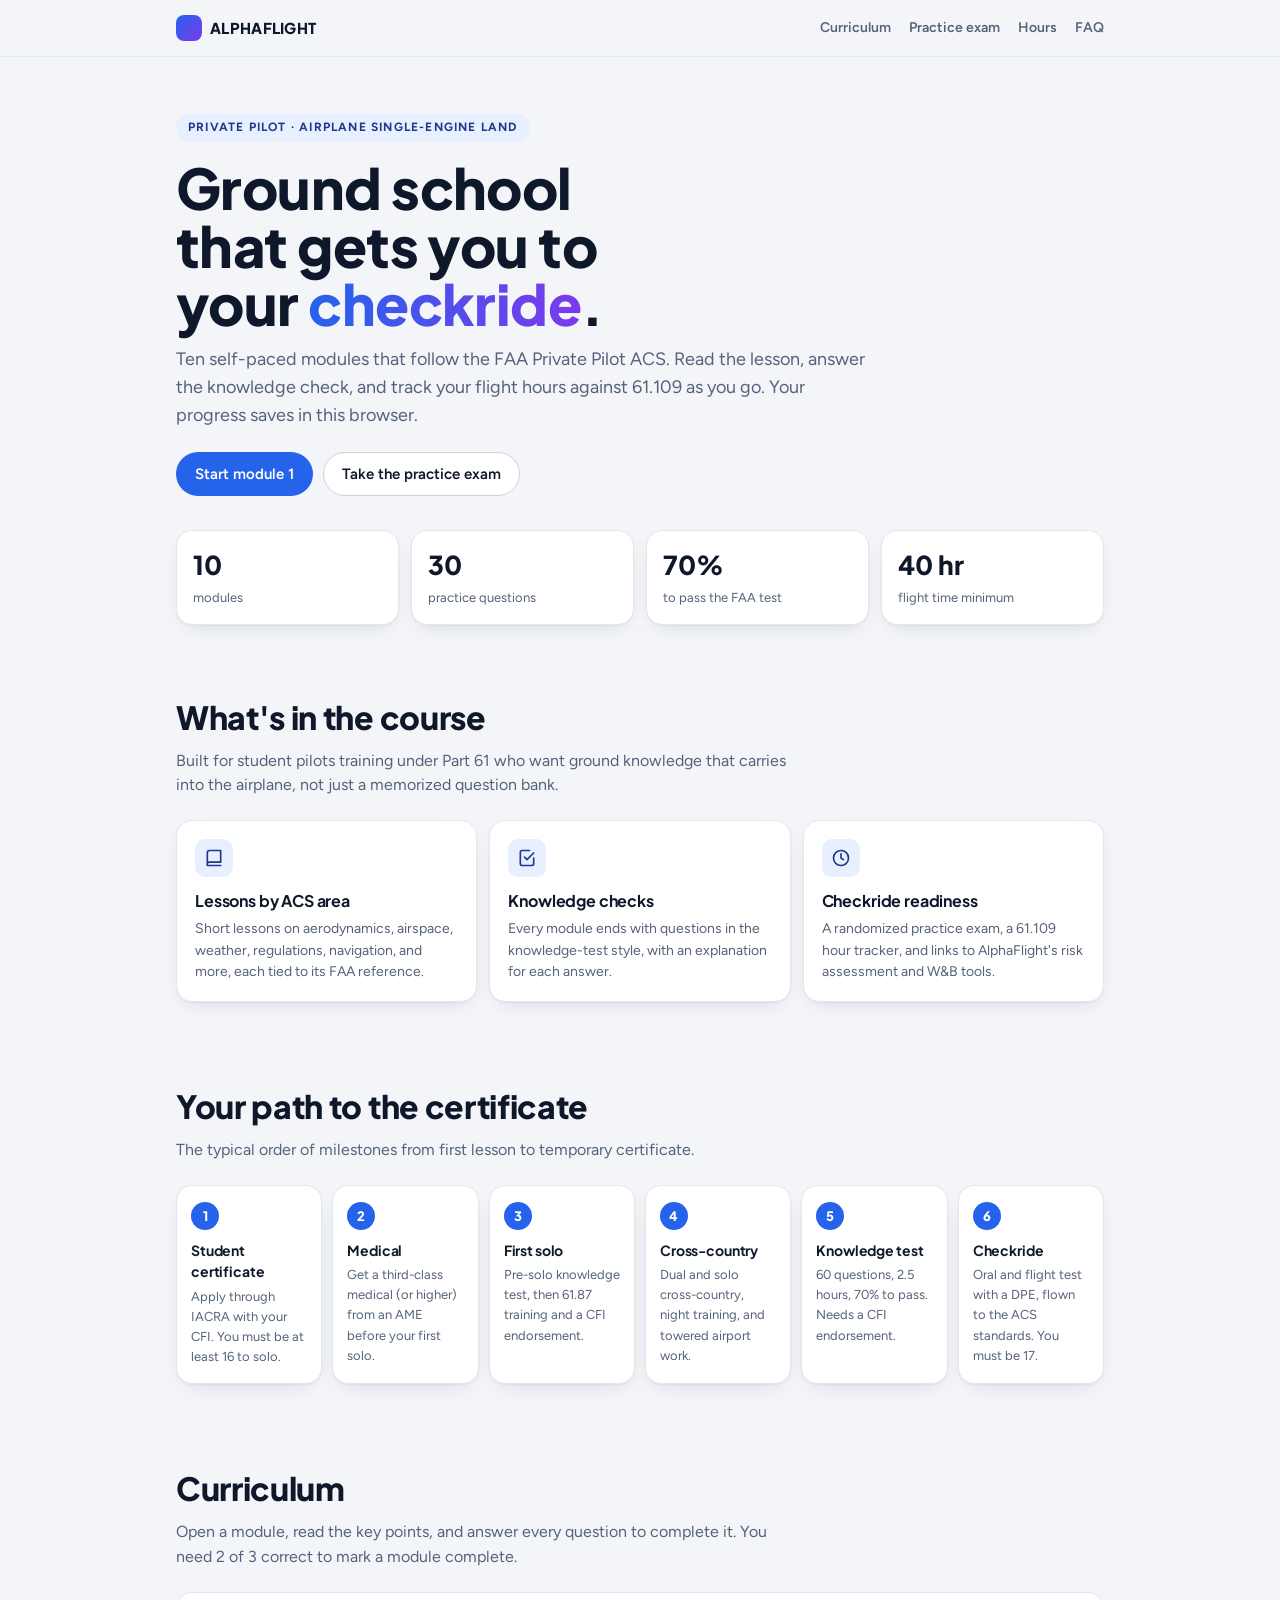
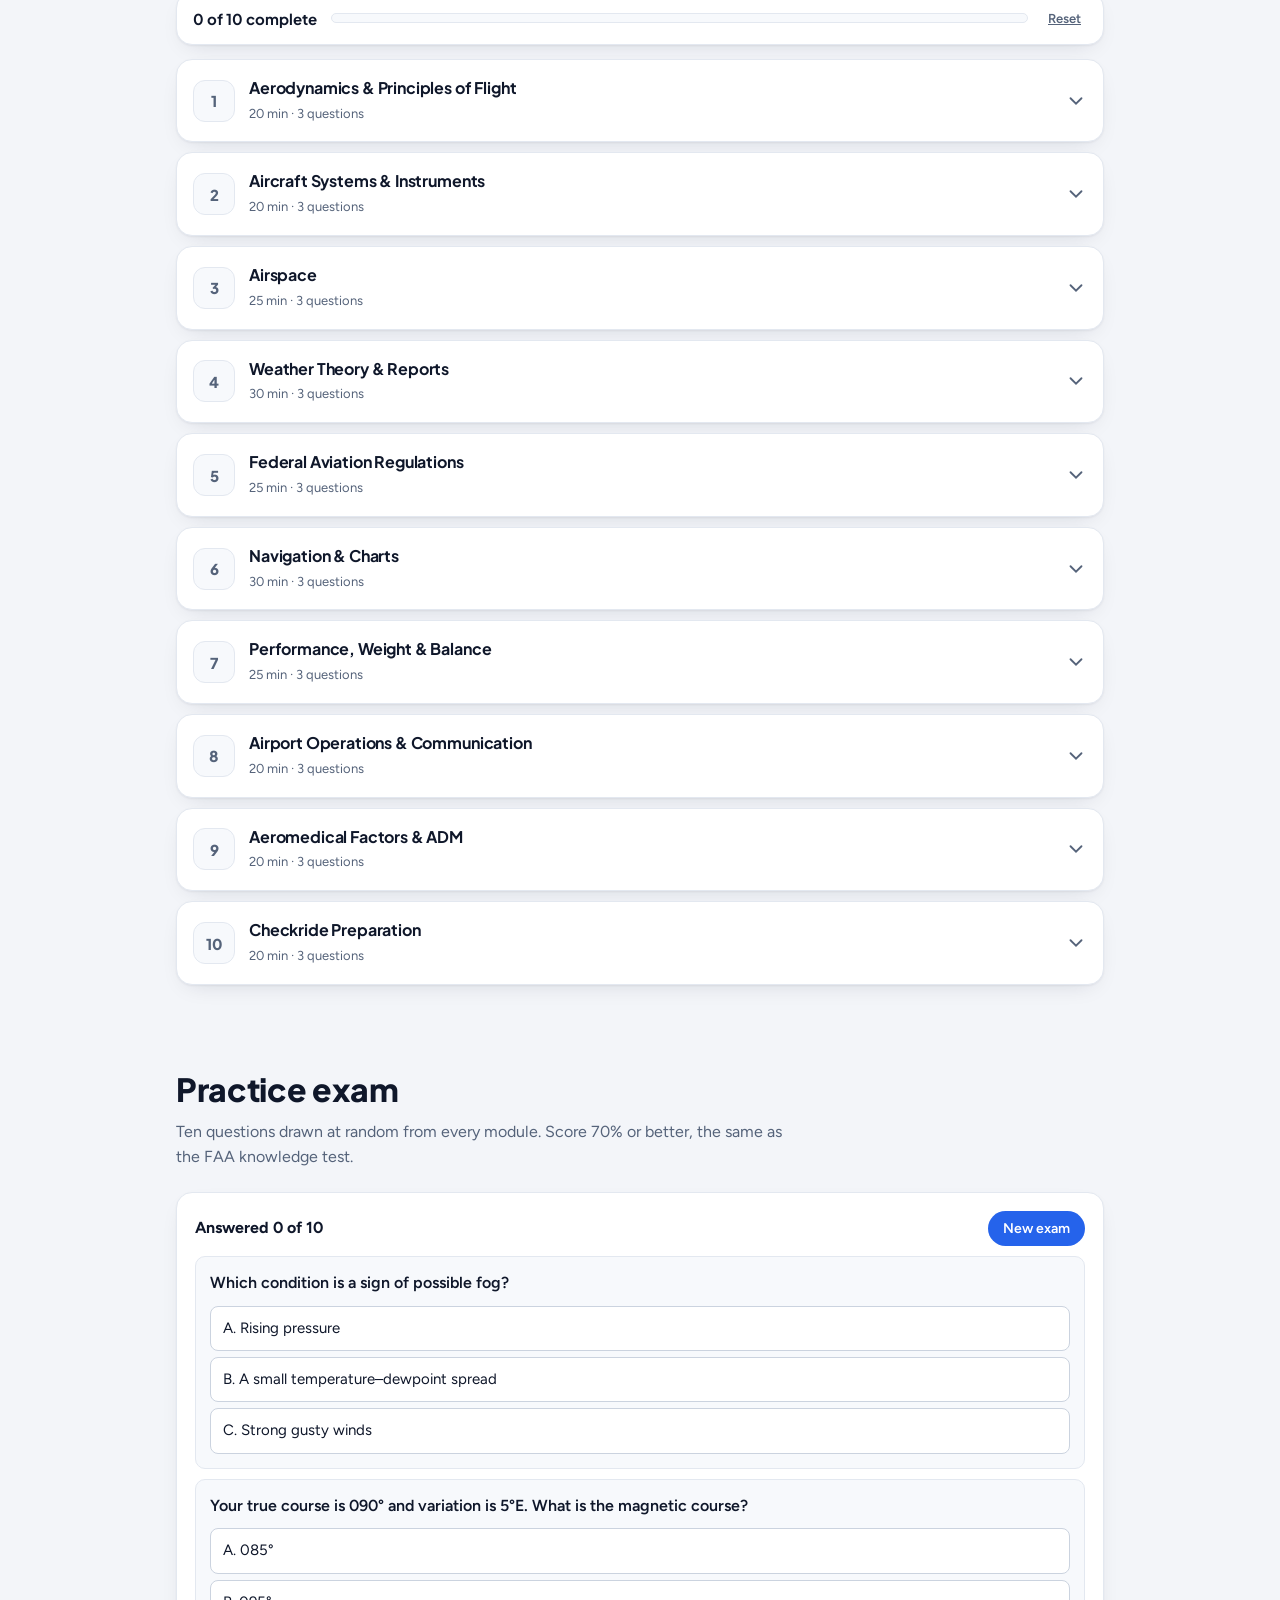
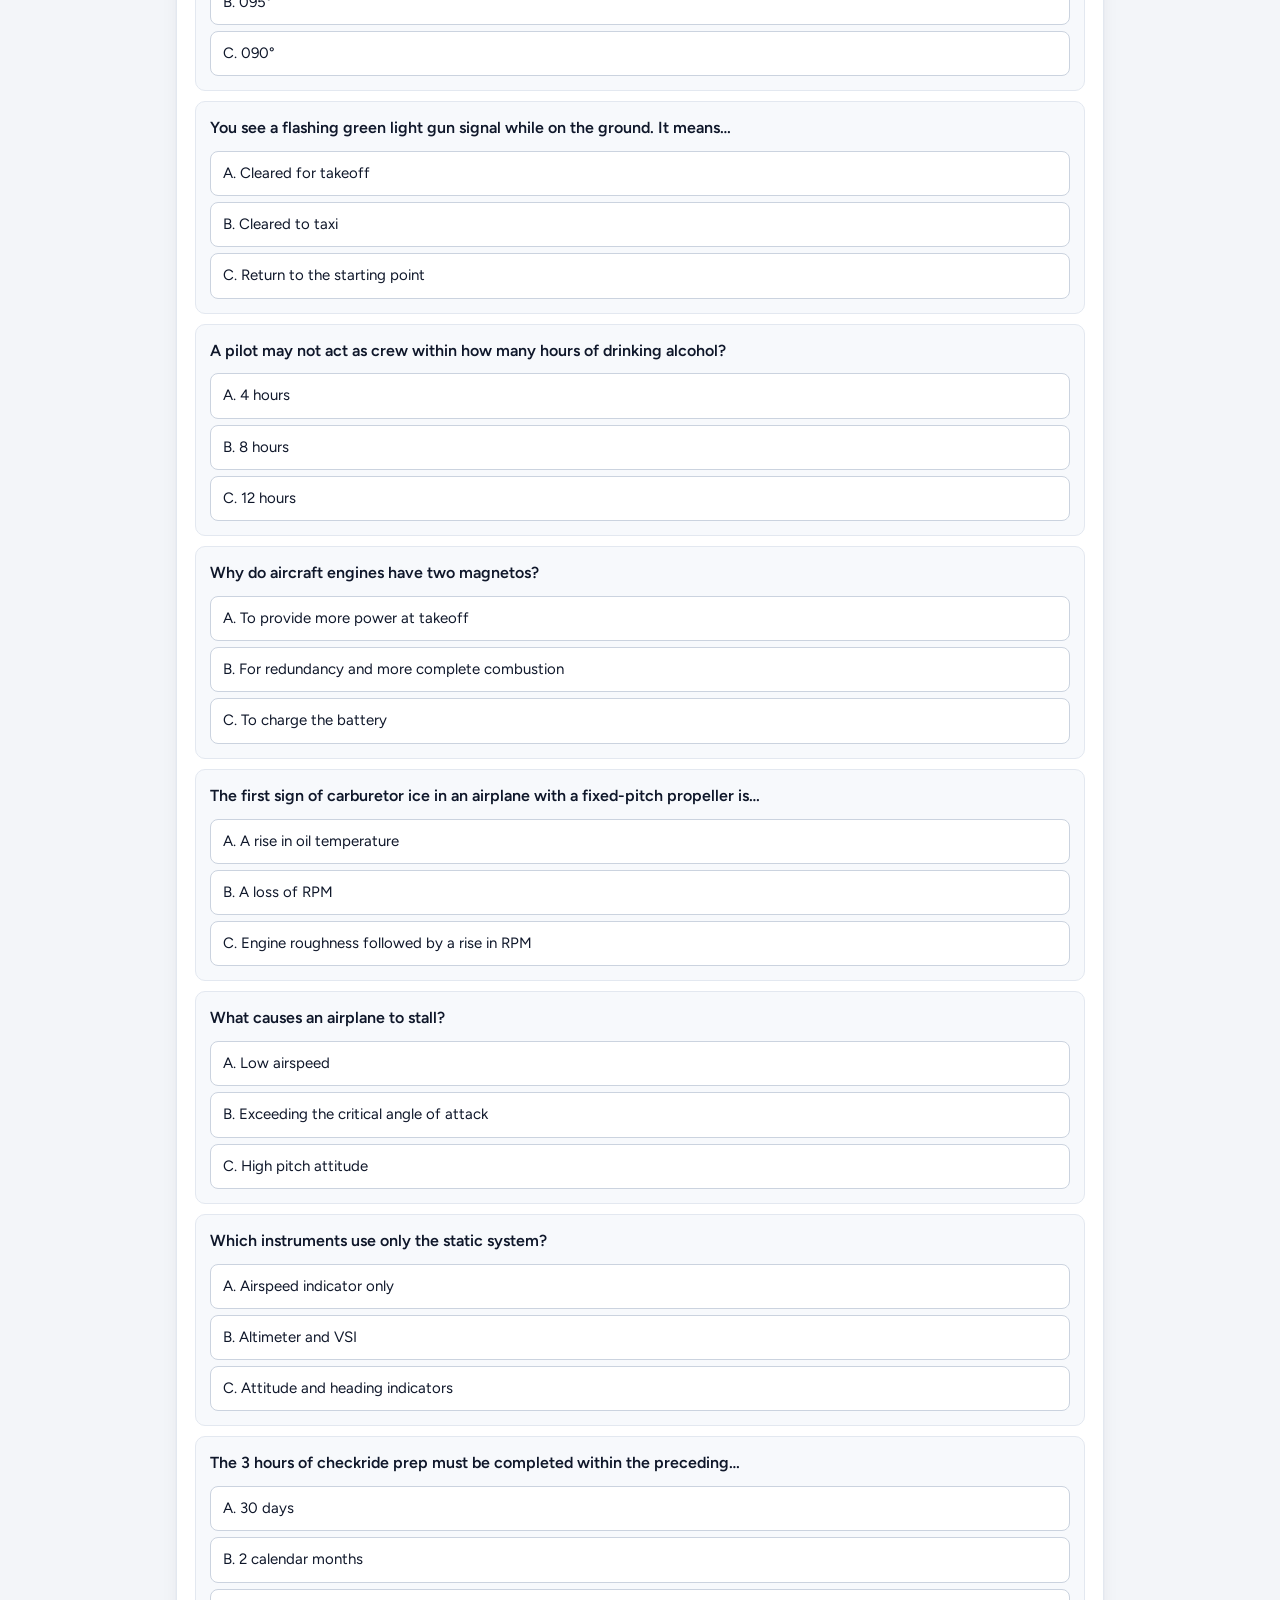
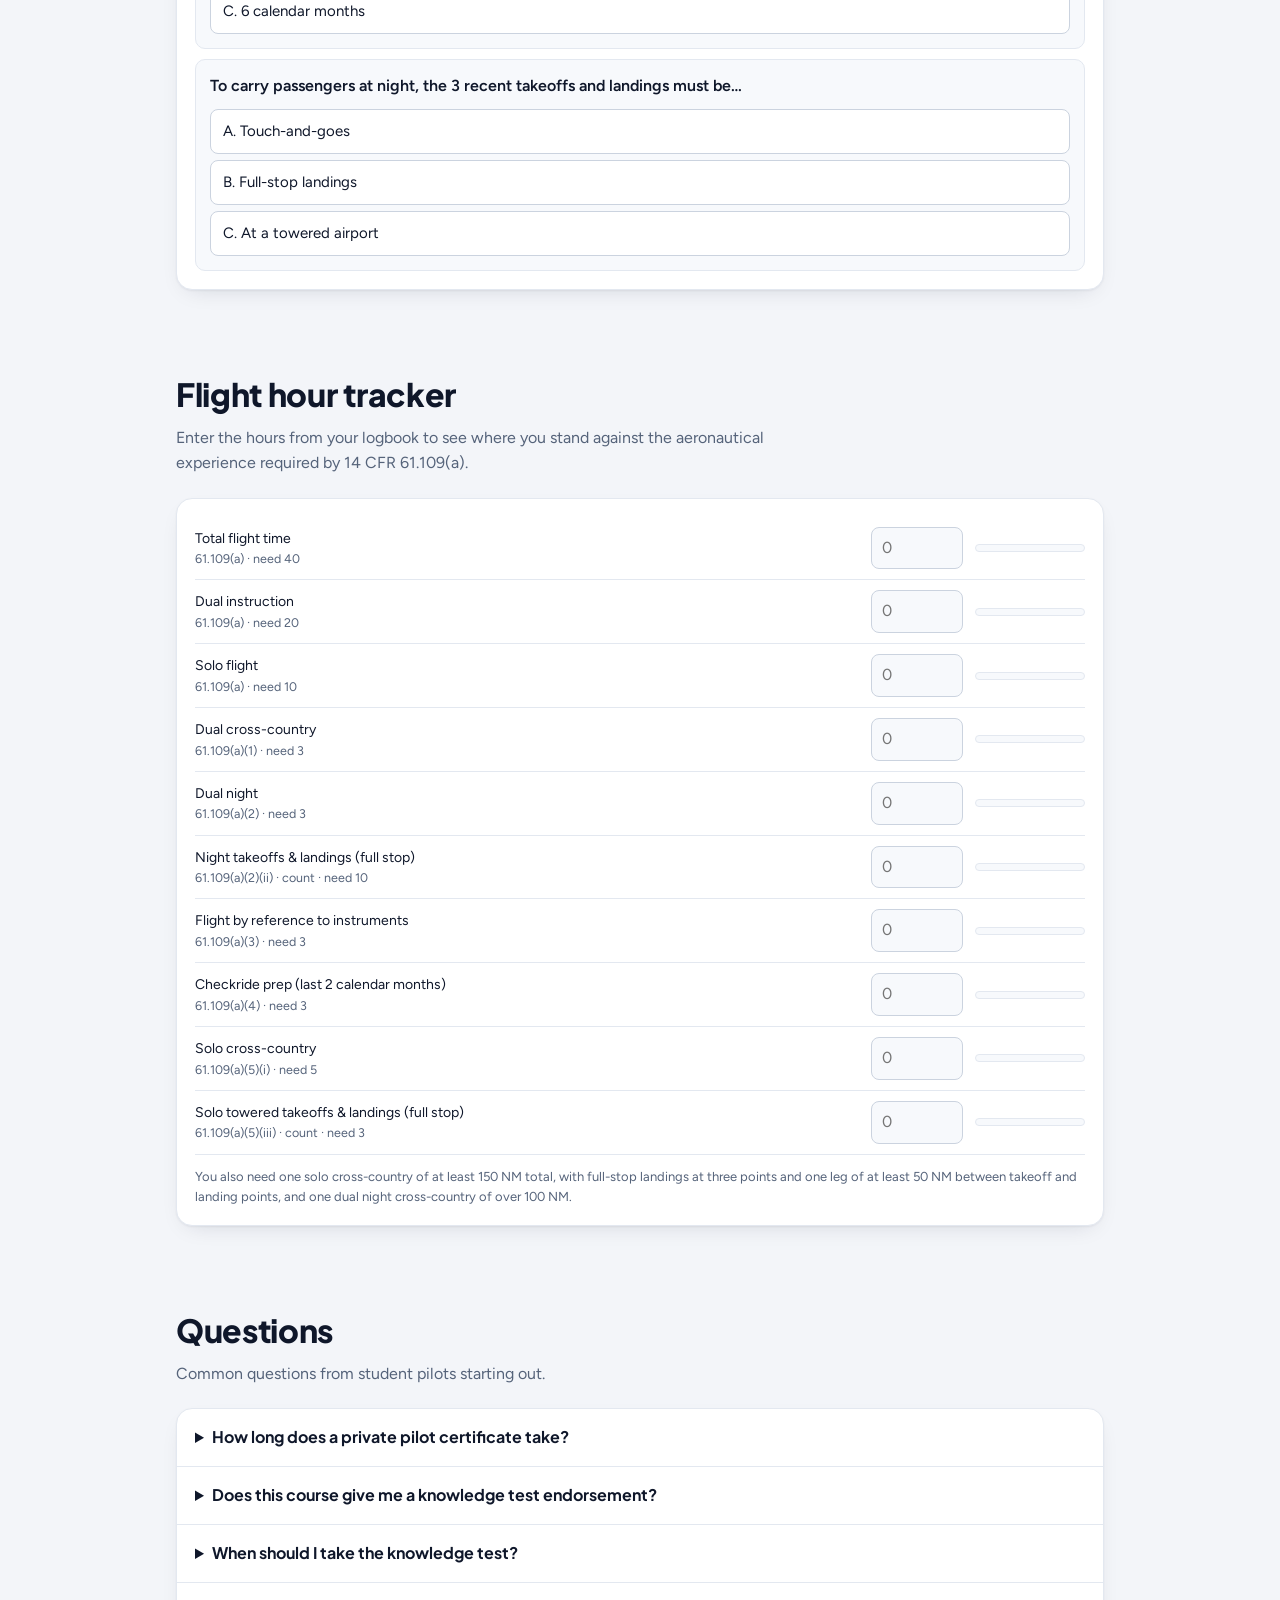
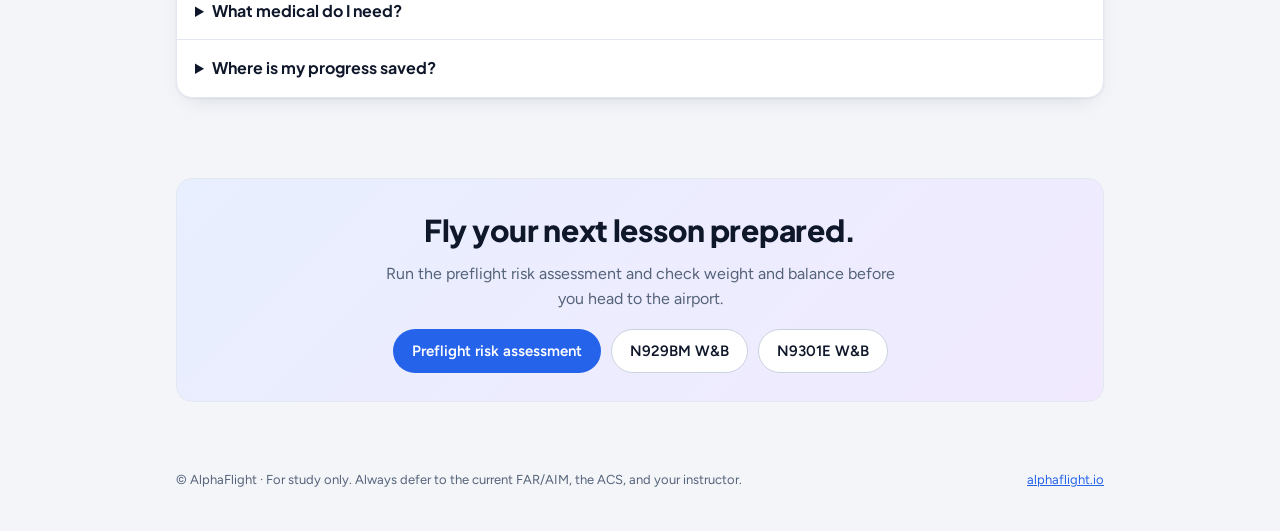
<file: private-pilot/index.html>
<!DOCTYPE html>
<html lang="en">
<head>
<meta charset="utf-8">
<meta name="viewport" content="width=device-width, initial-scale=1, viewport-fit=cover">
<title>Private Pilot Ground School</title>
<meta name="description" content="AlphaFlight Private Pilot ground school: ten self-paced modules with lesson notes, knowledge checks, a practice exam, and a 14 CFR 61.109 hour tracker.">
<meta property="og:image" content="https://alphaflight.io/assets/banner.jpg">
<link rel="preconnect" href="https://fonts.googleapis.com">
<link rel="preconnect" href="https://fonts.gstatic.com" crossorigin>
<link href="https://fonts.googleapis.com/css2?family=Plus+Jakarta+Sans:wght@600;700;800&family=Figtree:wght@400;500;600;700&display=swap" rel="stylesheet">
<style>
:root{
  --bg:#F3F5F9; --card:#FFFFFF; --card-2:#F7F9FC; --ink:#0F172A; --ink-2:#55637A; --line:#E3E8F0; --line-2:#CBD3DF;
  --accent:#2563EB; --accent-2:#1D4ED8; --accent-soft:#E8EFFF; --accent-ink:#1E3A8A;
  --low:#15803D; --low-soft:#E7F6EC; --mod:#B45309; --mod-soft:#FDF1DC; --high:#DC2626; --high-soft:#FDE8E8; --util:#7C3AED; --util-soft:#F1EAFE;
  --shadow:0 1px 2px rgba(15,23,42,.05),0 8px 24px -12px rgba(15,23,42,.18);
  --r:16px; --r-s:10px;
  --display:"Plus Jakarta Sans","Figtree",system-ui,-apple-system,sans-serif; --body:"Figtree","Plus Jakarta Sans",system-ui,-apple-system,"Segoe UI",sans-serif;
  box-sizing:border-box;
}
@media (prefers-color-scheme: dark){ :root:not([data-theme="light"]){
  color-scheme:dark; --bg:#0B1220; --card:#131C2E; --card-2:#182338; --ink:#E6ECF5; --ink-2:#9AA8BF; --line:#243149; --line-2:#334664;
  --accent:#60A5FA; --accent-2:#3B82F6; --accent-soft:#17264A; --accent-ink:#BFD5FF;
  --low:#4ADE80; --low-soft:#122B1C; --mod:#FBBF24; --mod-soft:#33240B; --high:#F87171; --high-soft:#3B1515; --util:#C4B5FD; --util-soft:#241B3F;
  --shadow:0 1px 2px rgba(0,0,0,.4),0 10px 30px -14px rgba(0,0,0,.6);
}}
:root[data-theme="dark"]{
  color-scheme:dark; --bg:#0B1220; --card:#131C2E; --card-2:#182338; --ink:#E6ECF5; --ink-2:#9AA8BF; --line:#243149; --line-2:#334664;
  --accent:#60A5FA; --accent-2:#3B82F6; --accent-soft:#17264A; --accent-ink:#BFD5FF;
  --low:#4ADE80; --low-soft:#122B1C; --mod:#FBBF24; --mod-soft:#33240B; --high:#F87171; --high-soft:#3B1515; --util:#C4B5FD; --util-soft:#241B3F;
  --shadow:0 1px 2px rgba(0,0,0,.4),0 10px 30px -14px rgba(0,0,0,.6);
}
*{box-sizing:inherit}
html{-webkit-text-size-adjust:100%;scroll-behavior:smooth}
body{margin:0;background:var(--bg);color:var(--ink);font-family:var(--body);font-size:16px;line-height:1.55;-webkit-font-smoothing:antialiased}
h1,h2,h3,h4{font-family:var(--display);margin:0;letter-spacing:-.01em}
a{color:var(--accent)}
.wrap{max-width:960px;margin:0 auto;padding:0 16px}
/* nav */
.top{position:sticky;top:0;z-index:20;background:color-mix(in srgb,var(--bg) 88%,transparent);backdrop-filter:blur(10px);border-bottom:1px solid var(--line)}
.top .wrap{display:flex;align-items:center;justify-content:space-between;gap:12px;height:56px}
.brand{display:inline-flex;align-items:center;gap:8px;color:var(--ink);text-decoration:none;font-family:var(--display);font-weight:800;font-size:15px;letter-spacing:.02em}
.brand i{width:26px;height:26px;border-radius:8px;background:linear-gradient(135deg,var(--accent),var(--util));display:inline-block}
.top nav{display:flex;gap:18px;font-size:14px;font-weight:600}
.top nav a{color:var(--ink-2);text-decoration:none}
.top nav a:hover{color:var(--ink)}
@media (max-width:640px){.top nav .hide-s{display:none}}
/* buttons */
.btn{display:inline-flex;align-items:center;justify-content:center;gap:8px;padding:12px 18px;border-radius:999px;font:600 15px var(--body);text-decoration:none;border:1px solid transparent;cursor:pointer;transition:transform .1s,background .15s}
.btn:active{transform:translateY(1px)}
.btn.pri{background:var(--accent);color:#fff}
:root[data-theme="dark"] .btn.pri{color:#0B1220}
@media (prefers-color-scheme: dark){:root:not([data-theme="light"]) .btn.pri{color:#0B1220}}
.btn.pri:hover{background:var(--accent-2)}
.btn.ghost{background:var(--card);color:var(--ink);border-color:var(--line-2)}
.btn.sm{padding:8px 14px;font-size:14px}
/* hero */
.hero{padding:56px 0 28px}
.eyebrow{display:inline-block;font-size:12px;font-weight:700;letter-spacing:.1em;text-transform:uppercase;color:var(--accent-ink);background:var(--accent-soft);padding:5px 12px;border-radius:999px}
.hero h1{font-size:clamp(34px,6vw,56px);font-weight:800;line-height:1.04;margin:16px 0 14px;text-wrap:balance;max-width:16ch}
.hero h1 em{font-style:normal;background:linear-gradient(90deg,var(--accent),var(--util));-webkit-background-clip:text;background-clip:text;color:transparent}
.hero p.lead{font-size:18px;color:var(--ink-2);max-width:58ch;margin:0 0 22px}
.cta{display:flex;flex-wrap:wrap;gap:10px}
.stats{display:grid;grid-template-columns:repeat(4,1fr);gap:12px;margin-top:34px}
.stat{background:var(--card);border:1px solid var(--line);border-radius:var(--r);padding:14px 16px;box-shadow:var(--shadow)}
.stat b{display:block;font-family:var(--display);font-size:26px;font-weight:800}
.stat span{font-size:13px;color:var(--ink-2)}
@media (max-width:640px){.stats{grid-template-columns:1fr 1fr}}
/* sections */
.sec{padding:40px 0}
.sec>.wrap>h2{font-size:clamp(24px,4vw,32px);font-weight:800;margin-bottom:6px}
.sec>.wrap>p.sub{color:var(--ink-2);margin:0 0 22px;max-width:62ch}
.card{background:var(--card);border:1px solid var(--line);border-radius:var(--r);box-shadow:var(--shadow)}
.feat{display:grid;grid-template-columns:repeat(3,1fr);gap:12px}
.feat .card{padding:18px}
.feat .ic{width:38px;height:38px;border-radius:10px;display:grid;place-items:center;background:var(--accent-soft);color:var(--accent-ink);margin-bottom:12px}
.feat .ic svg{width:20px;height:20px}
.feat h3{font-size:16px;font-weight:700;margin-bottom:4px}
.feat p{margin:0;font-size:14px;color:var(--ink-2)}
@media (max-width:760px){.feat{grid-template-columns:1fr}}
/* path */
.path{list-style:none;margin:0;padding:0;display:grid;grid-template-columns:repeat(6,1fr);gap:10px;counter-reset:s}
.path li{counter-increment:s;padding:16px 14px;position:relative}
.path li::before{content:counter(s);display:grid;place-items:center;width:28px;height:28px;border-radius:50%;background:var(--accent);color:#fff;font:800 13px var(--display);margin-bottom:10px}
.path h4{font-size:14px;font-weight:700;margin-bottom:4px}
.path p{margin:0;font-size:13px;color:var(--ink-2)}
@media (max-width:860px){.path{grid-template-columns:1fr 1fr}}
@media (max-width:480px){.path{grid-template-columns:1fr}}
/* progress */
.prog{display:flex;align-items:center;gap:14px;padding:14px 16px;margin-bottom:14px}
.prog .bar{flex:1;height:10px;border-radius:999px;background:var(--card-2);border:1px solid var(--line);overflow:hidden}
.prog .bar i{display:block;height:100%;width:0;background:linear-gradient(90deg,var(--accent),var(--util));transition:width .4s}
.prog b{font-family:var(--display);font-size:15px;white-space:nowrap}
.prog button{background:none;border:0;color:var(--ink-2);font:600 13px var(--body);cursor:pointer;text-decoration:underline}
/* modules */
.mods{display:grid;gap:10px}
.mod{overflow:hidden}
.mod>summary{list-style:none;display:grid;grid-template-columns:auto 1fr auto;align-items:center;gap:14px;padding:16px;cursor:pointer}
.mod>summary::-webkit-details-marker{display:none}
.mod .num{width:40px;height:40px;border-radius:12px;display:grid;place-items:center;font:800 15px var(--display);background:var(--card-2);border:1px solid var(--line);color:var(--ink-2)}
.mod.done .num{background:var(--low-soft);border-color:transparent;color:var(--low)}
.mod h3{font-size:16px;font-weight:700}
.mod .meta{font-size:13px;color:var(--ink-2)}
.mod .chev{width:22px;height:22px;color:var(--ink-2);transition:transform .2s}
.mod[open] .chev{transform:rotate(180deg)}
.mod .body{padding:0 16px 18px;border-top:1px solid var(--line)}
.mod .body h4{font-size:12px;font-weight:700;text-transform:uppercase;letter-spacing:.08em;color:var(--ink-2);margin:18px 0 8px}
.mod .body ul.pts{margin:0;padding-left:20px}
.mod .body ul.pts li{margin:4px 0}
.mod .ref{font-size:13px;color:var(--ink-2);margin-top:8px}
.q{background:var(--card-2);border:1px solid var(--line);border-radius:var(--r-s);padding:14px;margin-top:10px}
.q p{margin:0 0 10px;font-weight:600}
.q .opts{display:grid;gap:6px}
.q button.o{text-align:left;font:inherit;font-size:15px;padding:10px 12px;border-radius:8px;border:1px solid var(--line-2);background:var(--card);color:var(--ink);cursor:pointer}
.q button.o:hover:not(:disabled){border-color:var(--accent)}
.q button.o:disabled{cursor:default}
.q button.o.right{background:var(--low-soft);border-color:var(--low);color:var(--ink)}
.q button.o.wrong{background:var(--high-soft);border-color:var(--high)}
.q .why{font-size:14px;color:var(--ink-2);margin-top:8px;display:none}
.q.answered .why{display:block}
.modfoot{display:flex;align-items:center;justify-content:space-between;gap:10px;flex-wrap:wrap;margin-top:16px}
.modfoot .score{font-size:14px;color:var(--ink-2)}
.pill{display:inline-block;font-size:12px;font-weight:700;padding:3px 10px;border-radius:999px;background:var(--low-soft);color:var(--low)}
/* exam */
.exam{padding:18px}
.exam .head{display:flex;justify-content:space-between;align-items:center;gap:10px;flex-wrap:wrap}
.result{margin-top:16px;padding:16px;border-radius:var(--r-s);font-weight:600;display:none}
.result.show{display:block}
.result.pass{background:var(--low-soft);color:var(--low)}
.result.fail{background:var(--mod-soft);color:var(--mod)}
/* hours tracker */
.hrs{padding:18px}
.hrow{display:grid;grid-template-columns:1fr 92px 110px;align-items:center;gap:12px;padding:10px 0;border-bottom:1px solid var(--line)}
.hrow:last-child{border-bottom:0}
.hrow .lbl{font-size:14px}
.hrow .lbl small{display:block;color:var(--ink-2);font-size:12.5px}
.hrow input{width:100%;font:inherit;font-size:16px;padding:8px 10px;border:1px solid var(--line-2);border-radius:8px;background:var(--card-2);color:var(--ink)}
.hrow input:focus{outline:none;border-color:var(--accent);box-shadow:0 0 0 3px var(--accent-soft)}
.mini{height:8px;border-radius:999px;background:var(--card-2);border:1px solid var(--line);overflow:hidden}
.mini i{display:block;height:100%;background:var(--accent);width:0}
.mini.full i{background:var(--low)}
@media (max-width:520px){.hrow{grid-template-columns:1fr 80px}.hrow .mini{grid-column:1/-1}}
/* faq */
.faq details{border-bottom:1px solid var(--line);padding:4px 18px}
.faq details:last-child{border-bottom:0}
.faq summary{cursor:pointer;font-weight:700;padding:12px 0;font-family:var(--display)}
.faq details p{margin:0 0 14px;color:var(--ink-2)}
/* final cta */
.band{padding:28px;text-align:center;background:linear-gradient(135deg,var(--accent-soft),var(--util-soft));border:1px solid var(--line);border-radius:var(--r)}
.band h2{font-size:clamp(22px,3.5vw,30px);font-weight:800;margin-bottom:8px}
.band p{color:var(--ink-2);margin:0 auto 18px;max-width:52ch}
footer{padding:28px 0 40px;font-size:13px;color:var(--ink-2)}
footer .wrap{display:flex;justify-content:space-between;gap:12px;flex-wrap:wrap}
</style>
</head>
<body>
<header class="top"><div class="wrap">
  <a class="brand" href="/"><i aria-hidden="true"></i>ALPHAFLIGHT</a>
  <nav aria-label="Sections"><a href="#curriculum">Curriculum</a><a class="hide-s" href="#exam">Practice exam</a><a class="hide-s" href="#hours">Hours</a><a href="#faq">FAQ</a></nav>
</div></header>

<main>
<section class="hero"><div class="wrap">
  <span class="eyebrow">Private Pilot · Airplane Single-Engine Land</span>
  <h1>Ground school that gets you to your <em>checkride</em>.</h1>
  <p class="lead">Ten self-paced modules that follow the FAA Private Pilot ACS. Read the lesson, answer the knowledge check, and track your flight hours against 61.109 as you go. Your progress saves in this browser.</p>
  <div class="cta"><a class="btn pri" href="#curriculum">Start module 1</a><a class="btn ghost" href="#exam">Take the practice exam</a></div>
  <div class="stats">
    <div class="stat"><b>10</b><span>modules</span></div>
    <div class="stat"><b id="statQ">40</b><span>practice questions</span></div>
    <div class="stat"><b>70%</b><span>to pass the FAA test</span></div>
    <div class="stat"><b>40 hr</b><span>flight time minimum</span></div>
  </div>
</div></section>

<section class="sec"><div class="wrap">
  <h2>What's in the course</h2>
  <p class="sub">Built for student pilots training under Part 61 who want ground knowledge that carries into the airplane, not just a memorized question bank.</p>
  <div class="feat">
    <div class="card"><div class="ic"><svg viewBox="0 0 24 24" fill="none" stroke="currentColor" stroke-width="2" stroke-linecap="round" stroke-linejoin="round"><path d="M4 19.5A2.5 2.5 0 0 1 6.5 17H20V3H6.5A2.5 2.5 0 0 0 4 5.5z"/><path d="M4 19.5V21h16"/></svg></div><h3>Lessons by ACS area</h3><p>Short lessons on aerodynamics, airspace, weather, regulations, navigation, and more, each tied to its FAA reference.</p></div>
    <div class="card"><div class="ic"><svg viewBox="0 0 24 24" fill="none" stroke="currentColor" stroke-width="2" stroke-linecap="round" stroke-linejoin="round"><path d="M9 11l3 3 8-8"/><path d="M20 12v7a2 2 0 0 1-2 2H6a2 2 0 0 1-2-2V5a2 2 0 0 1 2-2h9"/></svg></div><h3>Knowledge checks</h3><p>Every module ends with questions in the knowledge-test style, with an explanation for each answer.</p></div>
    <div class="card"><div class="ic"><svg viewBox="0 0 24 24" fill="none" stroke="currentColor" stroke-width="2" stroke-linecap="round" stroke-linejoin="round"><circle cx="12" cy="12" r="9"/><path d="M12 7v5l3 2"/></svg></div><h3>Checkride readiness</h3><p>A randomized practice exam, a 61.109 hour tracker, and links to AlphaFlight's risk assessment and W&amp;B tools.</p></div>
  </div>
</div></section>

<section class="sec"><div class="wrap">
  <h2>Your path to the certificate</h2>
  <p class="sub">The typical order of milestones from first lesson to temporary certificate.</p>
  <ol class="path">
    <li class="card"><h4>Student certificate</h4><p>Apply through IACRA with your CFI. You must be at least 16 to solo.</p></li>
    <li class="card"><h4>Medical</h4><p>Get a third-class medical (or higher) from an AME before your first solo.</p></li>
    <li class="card"><h4>First solo</h4><p>Pre-solo knowledge test, then 61.87 training and a CFI endorsement.</p></li>
    <li class="card"><h4>Cross-country</h4><p>Dual and solo cross-country, night training, and towered airport work.</p></li>
    <li class="card"><h4>Knowledge test</h4><p>60 questions, 2.5 hours, 70% to pass. Needs a CFI endorsement.</p></li>
    <li class="card"><h4>Checkride</h4><p>Oral and flight test with a DPE, flown to the ACS standards. You must be 17.</p></li>
  </ol>
</div></section>

<section class="sec" id="curriculum"><div class="wrap">
  <h2>Curriculum</h2>
  <p class="sub">Open a module, read the key points, and answer every question to complete it. You need 2 of 3 correct to mark a module complete.</p>
  <div class="card prog"><b id="progTxt">0 of 10 complete</b><div class="bar" aria-hidden="true"><i id="progBar"></i></div><button type="button" id="resetBtn">Reset</button></div>
  <div class="mods" id="mods"></div>
</div></section>

<section class="sec" id="exam"><div class="wrap">
  <h2>Practice exam</h2>
  <p class="sub">Ten questions drawn at random from every module. Score 70% or better, the same as the FAA knowledge test.</p>
  <div class="card exam">
    <div class="head"><b id="examTxt">Answered 0 of 10</b><button class="btn pri sm" type="button" id="newExam">New exam</button></div>
    <div id="examQs"></div>
    <div class="result" id="examRes" role="status"></div>
  </div>
</div></section>

<section class="sec" id="hours"><div class="wrap">
  <h2>Flight hour tracker</h2>
  <p class="sub">Enter the hours from your logbook to see where you stand against the aeronautical experience required by 14 CFR 61.109(a).</p>
  <div class="card hrs" id="hrs"></div>
</div></section>

<section class="sec" id="faq"><div class="wrap">
  <h2>Questions</h2>
  <p class="sub">Common questions from student pilots starting out.</p>
  <div class="card faq">
    <details><summary>How long does a private pilot certificate take?</summary><p>The regulation sets 40 hours as the minimum, but most students finish between 55 and 75 hours. Flying two or three times a week keeps skills fresh and usually costs less overall than flying once a week.</p></details>
    <details><summary>Does this course give me a knowledge test endorsement?</summary><p>No. An endorsement for the FAA knowledge test must come from an authorized instructor, either your CFI after a ground review or a home-study course provider that issues endorsements. Use this course to prepare, then ask your CFI.</p></details>
    <details><summary>When should I take the knowledge test?</summary><p>Many students take it around their solo cross-country phase, once the ground material lines up with what they are flying. Results are valid for 24 calendar months, so don't take it too early.</p></details>
    <details><summary>What medical do I need?</summary><p>You need at least a third-class medical certificate to solo. BasicMed requires having held a medical certificate after July 14, 2006, so most new students start with a third-class medical from an AME.</p></details>
    <details><summary>Where is my progress saved?</summary><p>In this browser only. Clearing site data or switching devices starts you over.</p></details>
  </div>
</div></section>

<section class="sec"><div class="wrap">
  <div class="band">
    <h2>Fly your next lesson prepared.</h2>
    <p>Run the preflight risk assessment and check weight and balance before you head to the airport.</p>
    <div class="cta" style="justify-content:center"><a class="btn pri" href="/">Preflight risk assessment</a><a class="btn ghost" href="/n929bm/">N929BM W&amp;B</a><a class="btn ghost" href="/n9301e/">N9301E W&amp;B</a></div>
  </div>
</div></section>
</main>

<footer><div class="wrap"><span>© AlphaFlight · For study only. Always defer to the current FAR/AIM, the ACS, and your instructor.</span><a href="/">alphaflight.io</a></div></footer>

<script>
const MODS=[
 {t:'Aerodynamics & Principles of Flight',ref:'PHAK Ch. 4–5',min:20,pts:[
  'Four forces act on an airplane in flight: lift, weight, thrust, and drag. In straight-and-level unaccelerated flight they are in balance.',
  'A wing stalls when it exceeds its critical angle of attack. This can happen at any airspeed, any attitude, and any power setting.',
  'Load factor rises with bank angle: about 2 G in a level 60° bank, which raises the stall speed by about 41%.',
  'Left-turning tendencies (torque, P-factor, spiraling slipstream, gyroscopic precession) are strongest at high power and low airspeed.'],
  qs:[['What causes an airplane to stall?',['Low airspeed','Exceeding the critical angle of attack','High pitch attitude'],1,'A stall depends only on angle of attack. Airspeed and attitude matter only as far as they change it.'],
   ['In a level, coordinated 60° bank, the load factor is about…',['1.5 G','2 G','3 G'],1,'Load factor = 1 ÷ cos(bank). cos 60° = 0.5, so the load factor is 2 G.'],
   ['P-factor is greatest when the airplane is at…',['High AOA and high power','Low AOA and high power','High airspeed and low power'],0,'At a high angle of attack the descending propeller blade takes a bigger bite of air, so it makes more thrust and yaws the nose left.']]},
 {t:'Aircraft Systems & Instruments',ref:'PHAK Ch. 7–8',min:20,pts:[
  'Dual magnetos provide redundant ignition that doesn\'t depend on the electrical system. Check each one during the run-up.',
  'Carburetor ice can form at temperatures up to about 21°C (70°F) in humid air. The first sign in a fixed-pitch airplane is a drop in RPM.',
  'Pitot-static instruments: the airspeed indicator uses pitot and static pressure, while the altimeter and VSI use static pressure only.',
  'If the pitot tube is blocked but its drain hole and static port are open, airspeed drops to zero. If the ram air inlet and drain hole are both blocked, the airspeed indicator acts like an altimeter.'],
  qs:[['The first sign of carburetor ice in an airplane with a fixed-pitch propeller is…',['A rise in oil temperature','A loss of RPM','Engine roughness followed by a rise in RPM'],1,'Ice restricts airflow, so RPM drops. Applying carb heat may first cause more roughness as the ice melts.'],
   ['Which instruments use only the static system?',['Airspeed indicator only','Altimeter and VSI','Attitude and heading indicators'],1,'The airspeed indicator also needs pitot pressure. The attitude and heading indicators are gyroscopic.'],
   ['Why do aircraft engines have two magnetos?',['To provide more power at takeoff','For redundancy and more complete combustion','To charge the battery'],1,'Two independent ignition sources make the engine safer and burn the mixture more efficiently.']]},
 {t:'Airspace',ref:'AIM Ch. 3 · 14 CFR 91.155',min:25,pts:[
  'Class B: you need an ATC clearance to enter. Class C: two-way radio contact established. Class D: two-way radio contact established.',
  'Class E below 10,000 ft MSL: 3 SM visibility and 500 ft below, 1,000 ft above, 2,000 ft horizontal from clouds.',
  'Class G by day, at or below 1,200 ft AGL: 1 SM visibility and clear of clouds.',
  'Unless otherwise authorized, the speed limit is 250 KIAS below 10,000 ft MSL and 200 KIAS at or below 2,500 ft AGL within 4 NM of a Class C or D primary airport.'],
  qs:[['What is required before entering Class B airspace?',['Two-way radio contact','An explicit ATC clearance','A transponder only'],1,'"Cleared into the Class Bravo" is required. Radio contact alone is not enough.'],
   ['VFR minimums in Class E below 10,000 ft MSL are…',['1 SM, clear of clouds','3 SM; 500 below, 1,000 above, 2,000 horizontal','5 SM; 1,000 below, 1,000 above, 1 SM horizontal'],1,'This is the "3-152" rule: 3 SM visibility and 1,000 above, 500 below, 2,000 horizontal from clouds.'],
   ['Class G by day, at 1,000 ft AGL, requires…',['1 SM, clear of clouds','3 SM, clear of clouds','1 SM; 500 below, 1,000 above'],0,'At or below 1,200 AGL by day, Class G requires 1 SM visibility and clear of clouds.']]},
 {t:'Weather Theory & Reports',ref:'AC 00-6 · AC 00-45',min:30,pts:[
  'The standard lapse rate is about 2°C (3.5°F) per 1,000 ft. A small temperature–dewpoint spread warns of fog or low clouds.',
  'Thunderstorms need moisture, unstable air, and a lifting force. Their mature stage has both updrafts and downdrafts.',
  'A METAR is an observation and a TAF is a forecast for 5 SM around an airport. Times are given in UTC (Zulu).',
  'Stable air gives stratiform clouds, smooth air, and poor visibility. Unstable air gives cumuliform clouds, turbulence, and good visibility.'],
  qs:[['What is the standard temperature lapse rate?',['1°C per 1,000 ft','2°C per 1,000 ft','3°C per 1,000 ft'],1,'Standard atmosphere is 15°C at sea level, cooling about 2°C per 1,000 ft.'],
   ['Which condition is a sign of possible fog?',['Rising pressure','A small temperature–dewpoint spread','Strong gusty winds'],1,'When temperature and dewpoint converge, the air is close to saturation.'],
   ['Which stage of a thunderstorm has both updrafts and downdrafts?',['Cumulus','Mature','Dissipating'],1,'Precipitation at the surface marks the mature stage, the most violent one.']]},
 {t:'Federal Aviation Regulations',ref:'14 CFR Parts 61 & 91',min:25,pts:[
  'Documents required on board: Airworthiness certificate, Registration, Radio station license (international only), Operating limitations (POH/AFM), and Weight & balance (ARROW).',
  'VFR fuel reserves (91.151): enough to reach the first point of intended landing plus 30 minutes by day or 45 minutes at night.',
  'Alcohol (91.17): no flying within 8 hours of drinking, while under the influence, or with a blood alcohol concentration of 0.04 or more.',
  'To carry passengers you need 3 takeoffs and landings in the past 90 days in the same category, class, and type (if required). At night they must be full-stop landings.'],
  qs:[['What VFR fuel reserve is required by day?',['20 minutes','30 minutes','45 minutes'],1,'91.151 requires a 30-minute reserve by day and 45 minutes at night.'],
   ['A pilot may not act as crew within how many hours of drinking alcohol?',['4 hours','8 hours','12 hours'],1,'"8 hours bottle to throttle", and the BAC must also be below 0.04.'],
   ['To carry passengers at night, the 3 recent takeoffs and landings must be…',['Touch-and-goes','Full-stop landings','At a towered airport'],1,'Night currency under 61.57(b) requires full-stop landings between 1 hour after sunset and 1 hour before sunrise.']]},
 {t:'Navigation & Charts',ref:'PHAK Ch. 16 · Chart User\'s Guide',min:30,pts:[
  'Pilotage uses visual landmarks and dead reckoning uses time, speed, and heading. Most VFR flights combine the two.',
  'Convert true course to magnetic: "East is least, West is best." Subtract easterly variation and add westerly variation.',
  'One minute of latitude equals 1 NM, so one degree equals 60 NM.',
  'VOR radials point outbound from the station. With a TO indication the CDI shows the course to the station, and with FROM it shows the course away from it.'],
  qs:[['Your true course is 090° and variation is 5°E. What is the magnetic course?',['085°','095°','090°'],0,'East is least: 090° − 5° = 085°.'],
   ['How many nautical miles are in one degree of latitude?',['60 NM','69 NM','100 NM'],0,'One minute of latitude equals 1 NM, so 60 minutes equals 60 NM.'],
   ['You are on the 180° radial of a VOR. Where are you relative to the station?',['North','South','East'],1,'Radials go outbound from the station, so the 180° radial lies south of it.']]},
 {t:'Performance, Weight & Balance',ref:'PHAK Ch. 10–11',min:25,pts:[
  'High, hot, and humid conditions raise density altitude, which means longer takeoff rolls and lower climb rates.',
  'CG = total moment ÷ total weight. Keep the airplane within both the weight limits and the CG envelope.',
  'An aft CG gives less stability and harder stall recovery. A forward CG gives a higher stall speed and higher stick forces.',
  'Avgas weighs 6 lb/gal, oil 7.5 lb/gal, and water 8.35 lb/gal.'],
  qs:[['Which combination increases density altitude?',['Low temperature, low humidity','High temperature, high humidity','High pressure, low temperature'],1,'Hot, humid air is less dense. Water vapor is lighter than dry air.'],
   ['A CG aft of the limit makes the airplane…',['More stable','Less stable and harder to recover from a stall','Slower to rotate'],1,'An aft CG shortens the tail\'s arm and reduces stability.'],
   ['How much do 40 gallons of avgas weigh?',['200 lb','240 lb','300 lb'],1,'40 gal × 6 lb/gal = 240 lb.']]},
 {t:'Airport Operations & Communication',ref:'AIM Ch. 2 & 4',min:20,pts:[
  'Runway numbers are the magnetic heading rounded to the nearest 10°: runway 27 points about 270° magnetic.',
  'A standard traffic pattern uses left turns. Enter on a 45° to the downwind leg at pattern altitude, usually 1,000 ft AGL.',
  'Light gun signals for aircraft in flight: steady green means cleared to land, flashing green means return for landing, and steady red means give way and continue circling.',
  'On the ground, flashing green means cleared to taxi. Hold-short lines: stay on the solid-line side until cleared.'],
  qs:[['You see a flashing green light gun signal while on the ground. It means…',['Cleared for takeoff','Cleared to taxi','Return to the starting point'],1,'Flashing green on the ground means cleared to taxi. Steady green means cleared for takeoff.'],
   ['Runway 09 has a magnetic heading of about…',['009°','090°','900°'],1,'Add a zero: runway 09 → 090° magnetic.'],
   ['The standard entry to an uncontrolled airport\'s traffic pattern is…',['Straight in on final','A 45° entry to midfield downwind','Crossing over the runway at pattern altitude'],1,'AC 90-66 recommends a 45° entry to downwind at pattern altitude.']]},
 {t:'Aeromedical Factors & ADM',ref:'PHAK Ch. 2 & 17',min:20,pts:[
  'Use PAVE (Pilot, Aircraft, enVironment, External pressures) before each flight and IMSAFE for yourself.',
  'The five hazardous attitudes are anti-authority, impulsivity, invulnerability, macho, and resignation. Each has an antidote phrase.',
  'Hypoxia sneaks up on you: euphoria and poor judgment come before you notice symptoms. Above 12,500 ft MSL, check 91.211 for supplemental oxygen rules.',
  'Spatial disorientation: without outside visual references, trust the instruments over your inner ear.'],
  qs:[['What is the antidote to the "anti-authority" attitude?',['"Not so fast. Think first."','"Follow the rules. They are usually right."','"Taking chances is foolish."'],1,'Anti-authority ("Don\'t tell me!") is countered by "Follow the rules."'],
   ['What does the "E" in IMSAFE stand for?',['Experience','Emotion','Equipment'],1,'Illness, Medication, Stress, Alcohol, Fatigue, Emotion (some versions use Eating).'],
   ['An early effect of hypoxia is often…',['Sharper vision','A sense of well-being (euphoria)','Rapid recognition of the problem'],1,'Euphoria and impaired judgment make hypoxia dangerous, because pilots rarely notice it coming.']]},
 {t:'Checkride Preparation',ref:'FAA-S-ACS-6 · 14 CFR 61.39',min:20,pts:[
  'The ACS lists the knowledge, risk management, and skill elements for each task. The examiner tests all three.',
  'Before the practical test (61.39) you need a passed knowledge test within the preceding 24 calendar months and 3 hours of test prep with a CFI within the preceding 2 calendar months.',
  'Bring a valid photo ID, your medical, your student certificate, your logbook with endorsements, the knowledge test report, aircraft documents, and maintenance records.',
  'Typical ACS tolerances: altitude ±100 ft, heading ±10°, and airspeed +10/−5 knots for most maneuvers.'],
  qs:[['How long is a knowledge test result valid for the practical test?',['12 calendar months','24 calendar months','36 calendar months'],1,'61.39(a)(1): you must pass the knowledge test within the preceding 24 calendar months.'],
   ['The 3 hours of checkride prep must be completed within the preceding…',['30 days','2 calendar months','6 calendar months'],1,'61.109(a)(4) requires 3 hours of flight training with a CFI to prepare for the practical test, within the 2 calendar months before it.'],
   ['The typical ACS altitude tolerance for steep turns is…',['±50 ft','±100 ft','±200 ft'],1,'Private pilot steep turns: altitude ±100 ft, airspeed ±10 kt, bank 45° ±5°, rollout heading ±10°.']]}
];

const KEY='af-ppl-v1';
let S={done:{},ans:{},hrs:{}};
try{const raw=localStorage.getItem(KEY); if(raw) S=Object.assign(S,JSON.parse(raw));}catch(e){}
const save=()=>{try{localStorage.setItem(KEY,JSON.stringify(S));}catch(e){}};
const $=id=>document.getElementById(id);
const esc=s=>String(s).replace(/[&<>"]/g,c=>({'&':'&amp;','<':'&lt;','>':'&gt;','"':'&quot;'}[c]));
const chev='<svg class="chev" viewBox="0 0 24 24" fill="none" stroke="currentColor" stroke-width="2" stroke-linecap="round"><path d="M6 9l6 6 6-6"/></svg>';

function qHTML(q,id,picked){
  const [txt,opts,right,why]=q; const ans=picked!==undefined&&picked!==null;
  return `<div class="q${ans?' answered':''}" data-q="${id}"><p>${esc(txt)}</p><div class="opts">${opts.map((o,i)=>{
    const cls=ans?(i===right?' right':(i===picked?' wrong':'')):'';
    return `<button type="button" class="o${cls}" data-i="${i}"${ans?' disabled':''}>${String.fromCharCode(65+i)}. ${esc(o)}</button>`;}).join('')}</div><div class="why">${ans?(picked===right?'<b>Correct.</b> ':'<b>Not quite.</b> '):''}${esc(why)}</div></div>`;
}
function wireQ(root,onPick){
  root.querySelectorAll('.q').forEach(el=>el.querySelectorAll('button.o').forEach(b=>b.addEventListener('click',()=>onPick(el.dataset.q,+b.dataset.i))));
}

function renderMods(){
  const open=[...document.querySelectorAll('.mod[open]')].map(d=>d.dataset.m);
  $('mods').innerHTML=MODS.map((m,mi)=>{
    const a=S.ans[mi]||{}; const n=Object.keys(a).length; const c=m.qs.filter((q,qi)=>a[qi]===q[2]).length; const done=!!S.done[mi];
    return `<details class="card mod${done?' done':''}" data-m="${mi}"${open.includes(String(mi))?' open':''}>
      <summary><span class="num">${done?'✓':mi+1}</span><span><h3>${esc(m.t)}</h3><span class="meta">${m.min} min · ${m.qs.length} questions${done?' · <span class="pill">Complete</span>':''}</span></span>${chev}</summary>
      <div class="body"><h4>Key points</h4><ul class="pts">${m.pts.map(p=>`<li>${esc(p)}</li>`).join('')}</ul><div class="ref">Reference: ${esc(m.ref)}</div>
      <h4>Knowledge check</h4>${m.qs.map((q,qi)=>qHTML(q,mi+'-'+qi,a[qi])).join('')}
      <div class="modfoot"><span class="score">${n<m.qs.length?`${n} of ${m.qs.length} answered`:`${c} of ${m.qs.length} correct`}</span>${n===m.qs.length&&c<2?'<button type="button" class="btn ghost sm" data-retry="'+mi+'">Retry questions</button>':''}${mi<MODS.length-1&&done?'<button type="button" class="btn pri sm" data-next="'+(mi+1)+'">Next module →</button>':''}</div></div></details>`;
  }).join('');
  wireQ($('mods'),(id,i)=>{const [mi,qi]=id.split('-').map(Number);(S.ans[mi]=S.ans[mi]||{})[qi]=i;
    const m=MODS[mi],a=S.ans[mi]; if(Object.keys(a).length===m.qs.length&&m.qs.filter((q,k)=>a[k]===q[2]).length>=2) S.done[mi]=true; save(); renderMods();});
  $('mods').querySelectorAll('[data-retry]').forEach(b=>b.addEventListener('click',()=>{delete S.ans[b.dataset.retry];save();renderMods();}));
  $('mods').querySelectorAll('[data-next]').forEach(b=>b.addEventListener('click',()=>{const k=b.dataset.next;document.querySelectorAll('.mod').forEach(d=>d.open=d.dataset.m===k);const el=document.querySelector(`.mod[data-m="${k}"]`);el.scrollIntoView({block:'start'});window.scrollBy(0,-70);}));
  const d=Object.keys(S.done).length; $('progTxt').textContent=`${d} of ${MODS.length} complete`; $('progBar').style.width=(d/MODS.length*100)+'%';
}
$('resetBtn').addEventListener('click',()=>{if(confirm('Reset all module progress?')){S.done={};S.ans={};save();renderMods();}});

// practice exam
const POOL=MODS.flatMap((m,mi)=>m.qs.map((q,qi)=>[mi,qi]));
$('statQ').textContent=POOL.length;
let EX={qs:[],ans:{}};
function newExam(){const p=POOL.slice();for(let i=p.length-1;i>0;i--){const j=Math.floor(Math.random()*(i+1));[p[i],p[j]]=[p[j],p[i]];}EX={qs:p.slice(0,10),ans:{}};renderExam();}
function renderExam(){
  $('examQs').innerHTML=EX.qs.map(([mi,qi],k)=>qHTML(MODS[mi].qs[qi],String(k),EX.ans[k])).join('');
  wireQ($('examQs'),(k,i)=>{EX.ans[k]=i;renderExam();});
  const n=Object.keys(EX.ans).length; $('examTxt').textContent=`Answered ${n} of ${EX.qs.length}`;
  const r=$('examRes');
  if(n===EX.qs.length){const c=EX.qs.filter(([mi,qi],k)=>EX.ans[k]===MODS[mi].qs[qi][2]).length;const pct=Math.round(c/EX.qs.length*100);
    r.className='result show '+(pct>=70?'pass':'fail');
    const miss=[...new Set(EX.qs.filter(([mi,qi],k)=>EX.ans[k]!==MODS[mi].qs[qi][2]).map(([mi])=>MODS[mi].t))];
    r.textContent=`${pct}% (${c} of ${EX.qs.length}). `+(pct>=70?'Passing score.':'Below 70%.')+(miss.length?' Review: '+miss.join(', ')+'.':' No misses.');}
  else r.className='result';
}
$('newExam').addEventListener('click',newExam);

// 61.109(a) hours
const HRS=[['total','Total flight time','61.109(a)',40],['dual','Dual instruction','61.109(a)',20],['solo','Solo flight','61.109(a)',10],
 ['dxc','Dual cross-country','61.109(a)(1)',3],['dnight','Dual night','61.109(a)(2)',3],['nland','Night takeoffs & landings (full stop)','61.109(a)(2)(ii) · count',10],
 ['inst','Flight by reference to instruments','61.109(a)(3)',3],['prep','Checkride prep (last 2 calendar months)','61.109(a)(4)',3],
 ['sxc','Solo cross-country','61.109(a)(5)(i)',5],['tland','Solo towered takeoffs & landings (full stop)','61.109(a)(5)(iii) · count',3]];
function renderHrs(){
  $('hrs').innerHTML=HRS.map(([k,l,r,req])=>{const v=parseFloat(S.hrs[k])||0;const p=Math.min(1,v/req);
    return `<div class="hrow"><label class="lbl" for="h_${k}">${esc(l)}<small>${esc(r)} · need ${req}</small></label><input id="h_${k}" type="number" min="0" step="0.1" inputmode="decimal" value="${S.hrs[k]??''}" placeholder="0"><div class="mini${p>=1?' full':''}" aria-hidden="true"><i style="width:${p*100}%"></i></div></div>`;}).join('')+
   '<p style="margin:12px 0 0;font-size:13px;color:var(--ink-2)">You also need one solo cross-country of at least 150 NM total, with full-stop landings at three points and one leg of at least 50 NM between takeoff and landing points, and one dual night cross-country of over 100 NM.</p>';
  $('hrs').querySelectorAll('input').forEach(inp=>inp.addEventListener('input',()=>{S.hrs[inp.id.slice(2)]=inp.value;save();
    const row=inp.closest('.hrow');const req=HRS.find(h=>h[0]===inp.id.slice(2))[3];const p=Math.min(1,(parseFloat(inp.value)||0)/req);
    row.querySelector('.mini i').style.width=p*100+'%';row.querySelector('.mini').classList.toggle('full',p>=1);}));
}
renderMods(); newExam(); renderHrs();
</script>
</body>
</html>
</file>
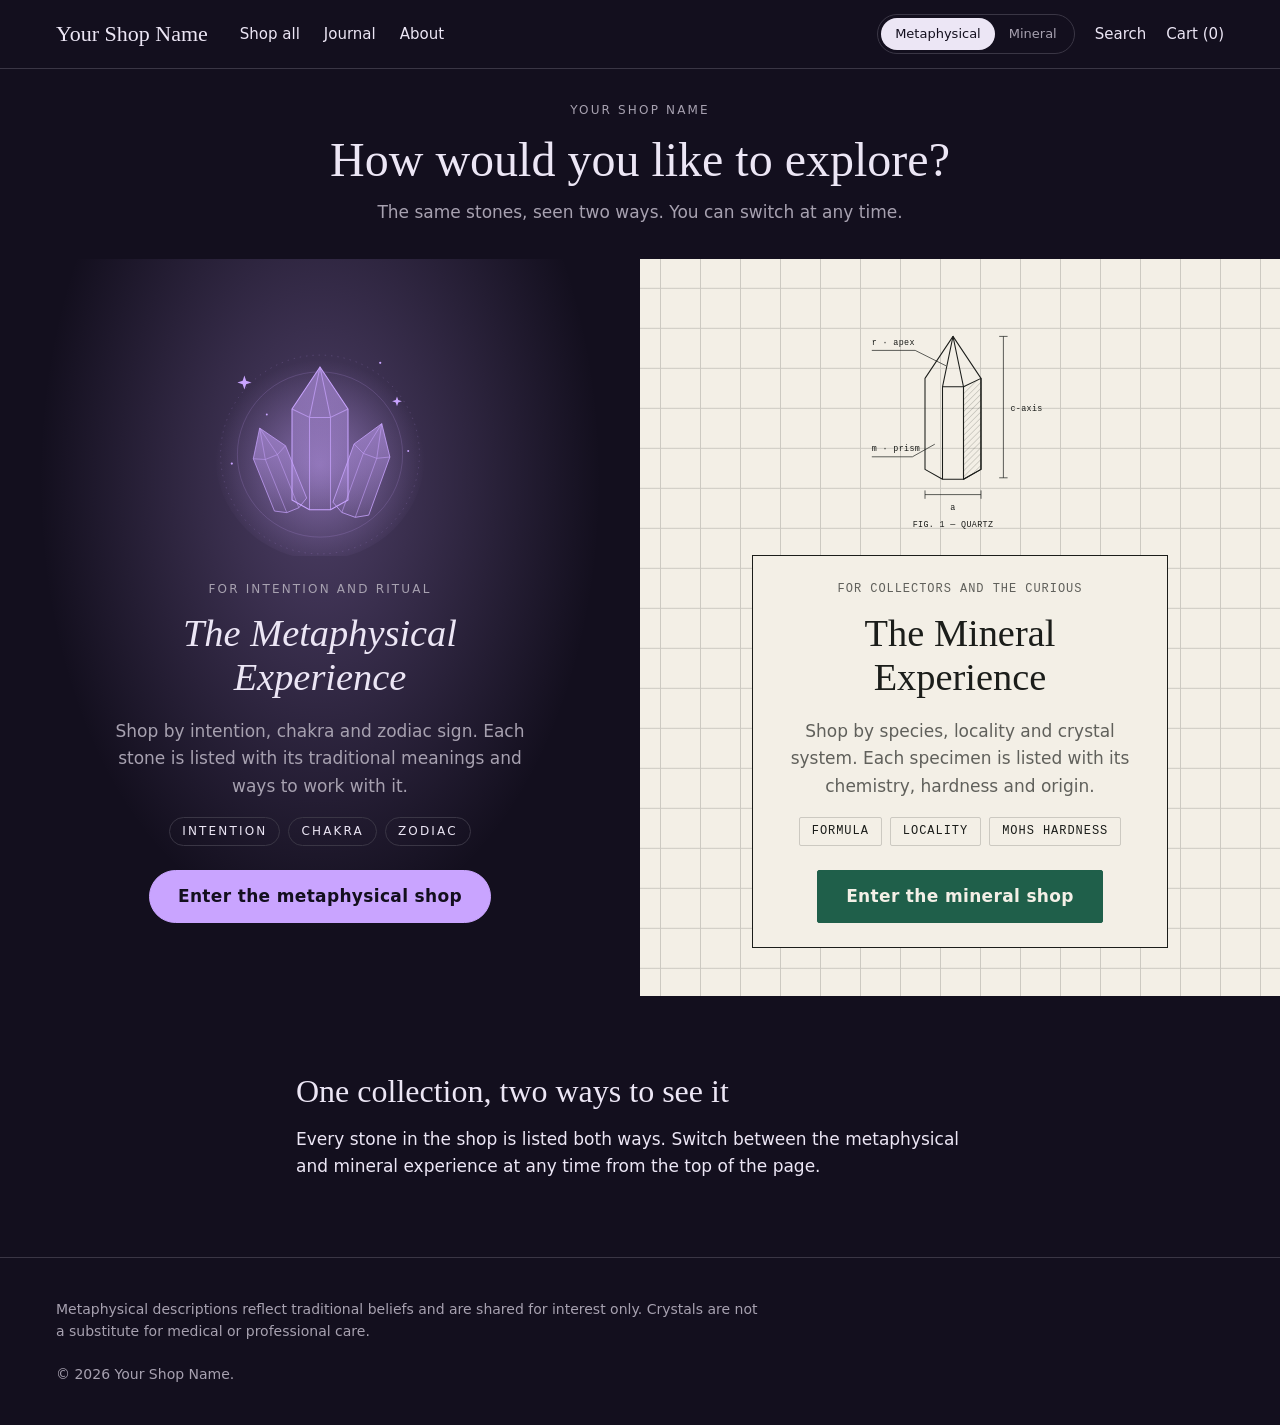
<file: crystal-shop/preview/index.html>
<!doctype html>
<!--
  Static preview of the home page only. It loads the theme's real CSS and JS from ../assets
  so the look matches, but the markup here is a hand copy of sections/experience-gateway.liquid.
  It is not uploaded to Shopify (see .shopifyignore).
-->
<html lang="en" data-experience="metaphysical">
<head>
<meta charset="utf-8">
<meta name="viewport" content="width=device-width,initial-scale=1">
<title>Crystal shop – home page preview</title>
<script>
  (function () {
    try {
      var v = localStorage.getItem('crystal_experience');
      if (v === 'metaphysical' || v === 'mineral') document.documentElement.setAttribute('data-experience', v);
    } catch (e) {}
  })();
</script>
<style>
  :root {
    --font-heading: "Playfair Display", Georgia, "Times New Roman", serif;
    --font-heading-weight: 400;
    --font-body: Assistant, system-ui, -apple-system, "Segoe UI", sans-serif;
  }
  [data-experience='metaphysical'], .scheme-metaphysical { --bg: #130f1e; --text: #ece6f5; --accent: #c9a4ff; }
  [data-experience='mineral'], .scheme-mineral { --bg: #f3efe6; --text: #1b1d1a; --accent: #1f5f4a; }
</style>
<link rel="stylesheet" href="../assets/base.css">
<script src="../assets/experience.js" defer></script>
</head>
<body class="template-index">
<header class="site-header">
  <div class="site-header__inner page-width">
    <a class="site-header__logo" href="#">Your Shop Name</a>
    <nav class="site-header__nav" aria-label="Main menu">
      <ul role="list"><li><a href="#">Shop all</a></li><li><a href="#">Journal</a></li><li><a href="#">About</a></li></ul>
    </nav>
    <div class="site-header__tools">
      <div class="experience-toggle" role="group" aria-label="Shopping experience">
        <button type="button" class="experience-toggle__btn" data-set-experience="metaphysical" aria-pressed="false">Metaphysical</button>
        <button type="button" class="experience-toggle__btn" data-set-experience="mineral" aria-pressed="false">Mineral</button>
      </div>
      <a href="#">Search</a>
      <a href="#">Cart <span class="site-header__count">(0)</span></a>
    </div>
  </div>
</header>
<main id="main">
<section class="section-gateway">
<div class="gateway">
  <header class="gateway__intro">
    <p class="label">Your Shop Name</p>
    <h1 class="gateway__heading">How would you like to explore?</h1>
    <p class="gateway__sub">The same stones, seen two ways. You can switch at any time.</p>
  </header>
  <div class="gateway__panels">
    <a class="gateway__panel gateway__panel--metaphysical scheme-metaphysical" href="#metaphysical" data-set-experience="metaphysical">
      <svg class="gateway__art" viewBox="0 0 320 320" aria-hidden="true" focusable="false">
  <defs>
    <radialGradient id="art-meta-glow" cx="50%" cy="55%" r="50%">
      <stop offset="0" stop-color="currentColor" stop-opacity=".45"/>
      <stop offset="1" stop-color="currentColor" stop-opacity="0"/>
    </radialGradient>
    <linearGradient id="art-meta-face" x1="0" y1="0" x2="0" y2="1">
      <stop offset="0" stop-color="currentColor" stop-opacity=".55"/>
      <stop offset="1" stop-color="currentColor" stop-opacity=".05"/>
    </linearGradient>
    <g id="art-meta-point" stroke="currentColor" stroke-width="1.5" stroke-linejoin="round">
      <path d="M0-130-40-70v130l25 14h30l25-14V-70z" fill="url(#art-meta-face)"/>
      <path d="M0-130-15-58h30zM-15-58V74M15-58V74M-40-70l25 12M40-70 15-58" fill="none" stroke-opacity=".7"/>
    </g>
  </defs>
  <circle cx="160" cy="175" r="150" fill="url(#art-meta-glow)"/>
  <g fill="none" stroke="currentColor" stroke-opacity=".25">
    <circle cx="160" cy="175" r="118"/>
    <circle cx="160" cy="175" r="142" stroke-dasharray="2 7"/>
  </g>
  <use href="#art-meta-point" transform="translate(104 212) rotate(-22) scale(.62)"/>
  <use href="#art-meta-point" transform="translate(218 214) rotate(20) scale(.68)"/>
  <use href="#art-meta-point" transform="translate(160 180)"/>
  <g fill="currentColor">
    <path d="M52 62l2.5 7.5L62 72l-7.5 2.5L52 82l-2.5-7.5L42 72l7.5-2.500z"/>
    <path d="M270 92l1.800 5.200L277 99l-5.200 1.800L270 106l-1.800-5.200L263 99l5.200-1.800z"/>
    <circle cx="246" cy="44" r="1.600"/><circle cx="84" cy="118" r="1.400"/><circle cx="286" cy="170" r="1.400"/><circle cx="34" cy="188" r="1.600"/>
  </g>
  <path d="M168 22a14 14 0 1 0 0 28 11 11 0 1 1 0-28z" fill="currentColor"/>
</svg>

      <div class="gateway__body">
        <p class="label">For intention and ritual</p>
        <h2 class="gateway__title">The Metaphysical Experience</h2>
        <p class="gateway__text">Shop by intention, chakra and zodiac sign. Each stone is listed with its traditional meanings and ways to work with it.</p>
        <ul class="gateway__facets" role="list"><li>Intention</li><li>Chakra</li><li>Zodiac</li></ul>
        <span class="button">Enter the metaphysical shop</span>
      </div>
    </a>
    <a class="gateway__panel gateway__panel--mineral scheme-mineral" href="mine.html" data-set-experience="mineral">
      <svg class="gateway__art" viewBox="0 0 320 320" aria-hidden="true" focusable="false">
  <defs>
    <pattern id="art-min-hatch" width="6" height="6" patternUnits="userSpaceOnUse" patternTransform="rotate(45)">
      <line x1="0" y1="0" x2="0" y2="6" stroke="currentColor" stroke-width="1" stroke-opacity=".45"/>
    </pattern>
  </defs>
  <g transform="translate(150 172)" stroke="currentColor" stroke-width="1.500" stroke-linejoin="round" fill="none">
    <path d="M15-58 40-70v130l-25 14z" fill="url(#art-min-hatch)"/>
    <path d="M0-130-40-70v130l25 14h30l25-14V-70z"/>
    <path d="M0-130-15-58h30zM-15-58V74M15-58V74"/>
  </g>
  <g stroke="currentColor" stroke-width="1" fill="none">
    <path d="M222 42v202M216 42h12M216 244h12"/>
    <path d="M110 268h80M110 262v12M190 262v12"/>
    <path d="M140 84 96 62H34M124 196 92 214H34"/>
  </g>
  <g fill="currentColor" font-family="ui-monospace, SFMono-Regular, Menlo, Consolas, monospace" font-size="12" letter-spacing=".5">
    <text x="232" y="148">c-axis</text>
    <text x="150" y="290" text-anchor="middle">a</text>
    <text x="34" y="54">r · apex</text>
    <text x="34" y="206">m · prism</text>
    <text x="150" y="314" text-anchor="middle">FIG. 1 — QUARTZ</text>
  </g>
</svg>

      <div class="gateway__body">
        <p class="label">For collectors and the curious</p>
        <h2 class="gateway__title">The Mineral Experience</h2>
        <p class="gateway__text">Shop by species, locality and crystal system. Each specimen is listed with its chemistry, hardness and origin.</p>
        <ul class="gateway__facets" role="list"><li>Formula</li><li>Locality</li><li>Mohs hardness</li></ul>
        <span class="button">Enter the mineral shop</span>
      </div>
    </a>
  </div>
</div>
</section>
<section>
  <div class="page-width page-width--narrow section-pad rich-text">
    <h2>One collection, two ways to see it</h2>
    <div class="rte"><p>Every stone in the shop is listed both ways. Switch between the metaphysical and mineral experience at any time from the top of the page.</p></div>
  </div>
</section>
</main>
<footer class="site-footer">
  <div class="page-width site-footer__inner">
    <p class="site-footer__note">Metaphysical descriptions reflect traditional beliefs and are shared for interest only. Crystals are not a substitute for medical or professional care.</p>
    <p class="site-footer__copy">&copy; 2026 Your Shop Name.</p>
  </div>
</footer>
</body>
</html>
</file>
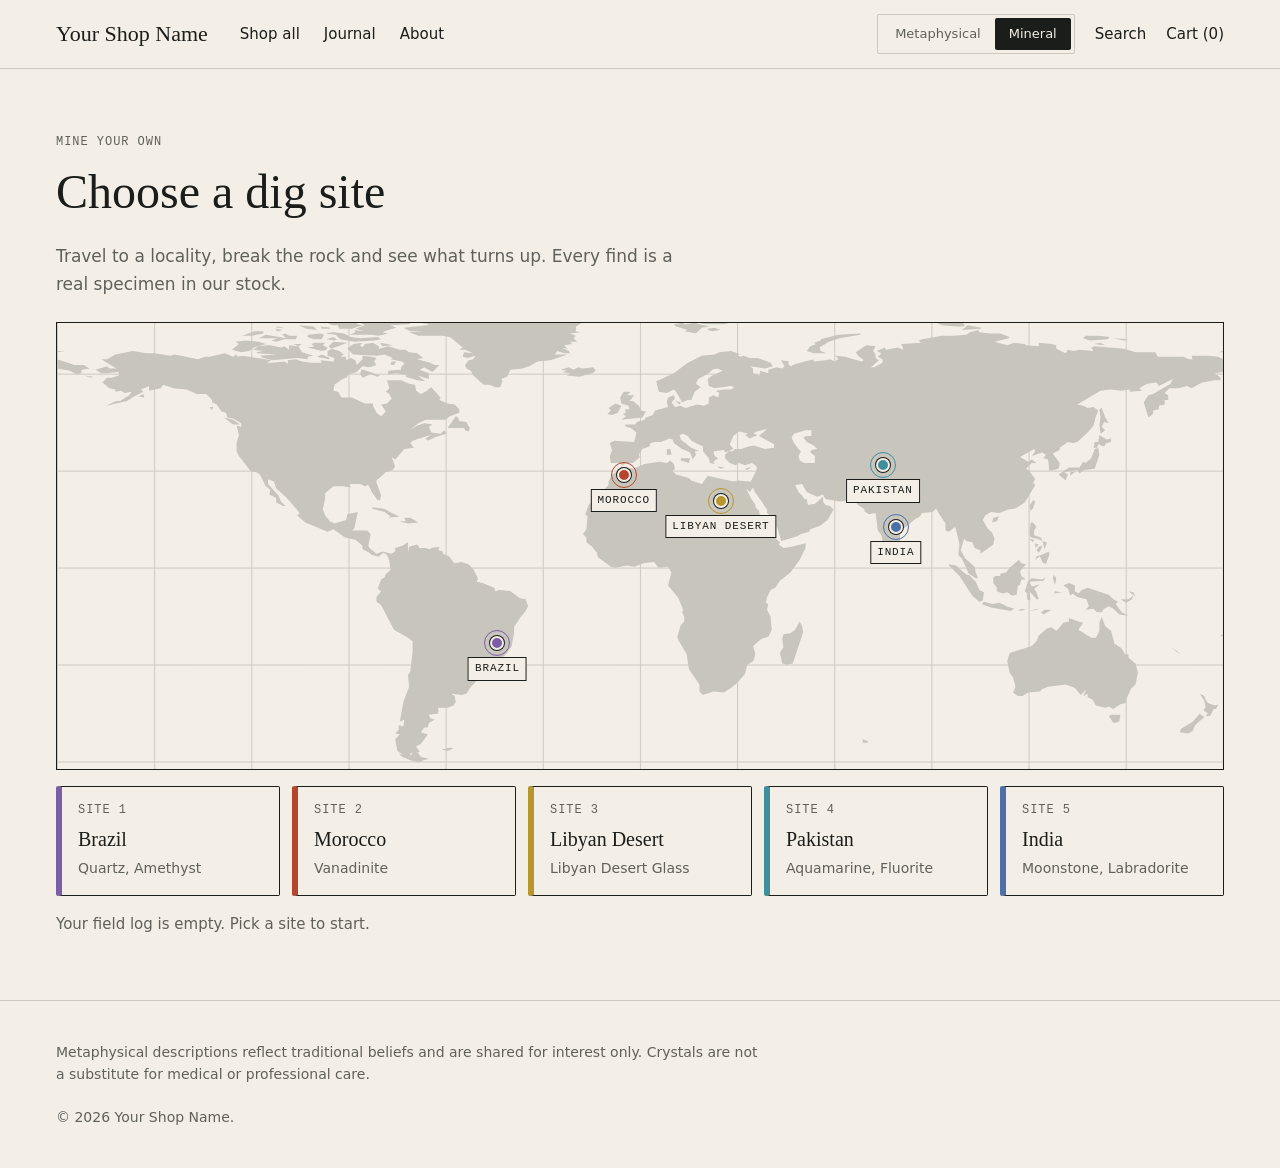
<file: crystal-shop/preview/mine.html>
<!doctype html>
<!--
  Static preview of the mining game. Loads the theme's real CSS and JS from ../assets.
  The specimens below are SAMPLE DATA with placeholder names, prices and pictures;
  on Shopify they come from each dig site's collection. Add to cart is simulated here.
-->
<html lang="en" data-experience="mineral">
<head>
<meta charset="utf-8">
<meta name="viewport" content="width=device-width,initial-scale=1">
<title>Crystal shop – mining game preview</title>
<style>
  :root {
    --font-heading: "Playfair Display", Georgia, "Times New Roman", serif;
    --font-heading-weight: 400;
    --font-body: Assistant, system-ui, -apple-system, "Segoe UI", sans-serif;
  }
  [data-experience='metaphysical'], .scheme-metaphysical { --bg: #130f1e; --text: #ece6f5; --accent: #c9a4ff; }
  [data-experience='mineral'], .scheme-mineral { --bg: #f3efe6; --text: #1b1d1a; --accent: #1f5f4a; }
</style>
<link rel="stylesheet" href="../assets/base.css">
<link rel="stylesheet" href="../assets/mine.css">
<script src="../assets/experience.js" defer></script>
<script src="../assets/three.min.js" defer></script>
<script src="../assets/mine-3d.js" defer></script>
<script src="../assets/mine.js" defer></script>
</head>
<body class="template-page">
<header class="site-header">
  <div class="site-header__inner page-width">
    <a class="site-header__logo" href="index.html">Your Shop Name</a>
    <nav class="site-header__nav" aria-label="Main menu">
      <ul role="list"><li><a href="#">Shop all</a></li><li><a href="#">Journal</a></li><li><a href="#">About</a></li></ul>
    </nav>
    <div class="site-header__tools">
      <div class="experience-toggle" role="group" aria-label="Shopping experience">
        <button type="button" class="experience-toggle__btn" data-set-experience="metaphysical" aria-pressed="false">Metaphysical</button>
        <button type="button" class="experience-toggle__btn" data-set-experience="mineral" aria-pressed="false">Mineral</button>
      </div>
      <a href="#">Search</a>
      <a href="#">Cart <span class="site-header__count">(0)</span></a>
    </div>
  </div>
</header>
<main id="main">
<section class="section-mine">
<div class="mine scheme-mineral" data-mine data-per-dig="4">
  <div class="mine__map-view" data-mine-map>
    <header class="page-width mine__head">
      <p class="label">Mine your own</p>
      <h1>Choose a dig site</h1>
      <p class="mine__sub">Travel to a locality, break the rock and see what turns up. Every find is a real specimen in our stock.</p>
    </header>
    <div class="page-width">
      <div class="mine__map"><div class="mine__map-inner">
        <svg class="mine__land" viewBox="0 0 1000 383" aria-hidden="true" focusable="false" preserveAspectRatio="none">
  <path d="M312,372L319,374L314,375L311,377L303,375L296,372L293,369L302,372L305,369L309,368ZM337,364L340,365L335,367L330,366ZM695,360L691,360L691,357L696,359ZM904,336L912,336L911,342L906,343L902,337ZM981,336L984,338L976,345L974,350L970,352L963,351L964,348L974,342L980,335ZM985,323L987,326L993,328L996,327L994,331L992,331L989,337L985,337L987,335L983,332L985,330L984,324L980,318L984,320ZM964,284L960,282L956,278ZM995,270L995,270L995,270ZM1000,268L998,269L998,268L1000,267L1000,268ZM0,267L0,267L0,268L0,268L0,268L0,267ZM966,268L966,268L966,268ZM964,264L964,264L964,264ZM639,260L640,265L631,292L626,293L622,292L620,283L623,278L622,271L623,267L629,266L633,263L637,256ZM899,260L904,264L907,275L913,279L916,284L919,284L919,287L925,292L927,300L925,310L921,314L917,323L917,326L912,327L906,331L902,329L899,330L891,328L888,323L884,321L884,318L880,320L883,314L878,319L873,313L865,310L850,312L845,314L843,316L833,317L828,320L824,320L820,317L822,312L820,304L817,300L815,290L817,283L836,277L840,273L842,268L849,262L853,261L857,264L859,262L863,257L868,256L868,253L876,256L880,257L876,263L887,270L891,270L894,264L894,257L896,252ZM950,251L950,251L950,251ZM835,251L835,251L835,251ZM947,250L947,250L947,250ZM949,249L949,249L949,249ZM846,250L844,248L847,246L853,246ZM827,245L831,246L824,247ZM841,245L841,246L833,247ZM944,245L944,245L944,245ZM938,243L938,243L938,243ZM802,241L808,240L813,242L814,243L821,245L818,247L801,244L793,241L795,239ZM874,239L874,239L874,239ZM933,241L933,241L933,241ZM922,237L917,240L912,237L919,237L923,234ZM853,232L853,232L853,232ZM862,231L855,232L856,230ZM925,235L919,230L923,231ZM873,225L873,230L876,232L879,229L884,227L902,233L906,237L910,239L908,241L913,248L919,251L911,250L906,245L902,243L898,245L896,248L892,248L889,245L882,246L885,243L883,237L875,235L871,232L869,234L867,228L863,225L868,223ZM848,218L846,221L834,222L836,226L843,224L838,228L840,231L842,237L840,237L834,230L835,238L832,237L832,232L830,230L833,221L836,219L845,220ZM857,219L856,225L854,219L855,216ZM794,238L791,239L785,234L774,217L765,208L765,207L771,208L780,216L782,216L788,222L791,229L795,231ZM827,217L831,220L827,220L826,224L824,226L823,233L819,234L815,231L811,232L806,230L806,227L803,223L803,218L805,217L809,217L809,215L814,214L817,210L825,203L827,206L831,207L826,213ZM851,199L848,207L845,205L843,200L839,203L840,200L844,199L851,196ZM726,205L723,206L721,199L723,195L727,201ZM331,194L331,194L331,194ZM844,194L842,197L840,195L842,192L845,191ZM829,196L829,196L829,196ZM839,189L842,190L839,193ZM849,188L847,194L845,187ZM838,186L837,188L834,185ZM837,171L840,175L838,178L838,182L844,184L845,187L841,185L835,184L834,181L835,171ZM318,172L318,172L318,172ZM286,173L286,173L286,173ZM298,167L303,167L310,171L301,172L293,170L299,170ZM806,170L802,171L803,167L808,166ZM68,169L68,169L68,169ZM66,165L66,165L66,165ZM65,163L65,163L65,163ZM62,163L62,163L62,163ZM57,161L57,161L57,161ZM279,159L282,160L287,163L294,166L284,167L286,166L281,162L270,159L271,158ZM285,156L285,156L285,156ZM837,159L835,161L834,157L837,152L839,153ZM284,148L284,148L284,148ZM286,148L286,148L286,148ZM874,127L869,131L869,128ZM596,123L592,126L590,125ZM566,123L573,124L569,125ZM543,116L542,120L535,118L535,116ZM526,108L527,113L523,113L523,108ZM892,119L890,125L881,126L877,129L875,126L864,128L867,130L865,135L859,130L868,124L877,124L880,119L882,120L887,116L890,108L893,107L894,113ZM527,105L527,105L527,105ZM900,100L904,99L904,102L900,103L898,106L893,104L892,107L889,107L890,102L893,102L894,96ZM323,93L323,93L323,93ZM328,86L328,86L328,86ZM157,87L151,87L143,81L151,83ZM344,81L345,84L351,85L354,90L353,93L350,92L349,90L335,90L342,80ZM131,72L134,72L133,75ZM899,81L902,86L898,85L896,89L899,92L895,95L894,87L895,81L894,74L896,73ZM481,77L476,79L472,78L475,75L473,73L479,69L484,71ZM535,68L534,70L530,67ZM75,64L70,63L74,61ZM492,59L489,62L495,62L491,67L494,67L499,71L501,75L505,76L502,81L484,83L488,80L485,78L488,77L487,74L491,74L490,71L484,69L483,64L486,59ZM40,56L40,56L40,56ZM280,50L280,50L280,50ZM273,48L273,48L273,48ZM23,45L31,46L29,47ZM263,40L277,45L275,46L269,44L262,47L260,44L261,40ZM460,38L462,41L459,43L448,46L437,45L440,43L433,42L438,41L432,40L439,38L443,40L447,38L451,39ZM289,36L286,36L287,33L291,33ZM636,108L638,110L636,114L637,118L641,120L650,120L650,114L646,111L647,109L652,108L649,105L643,102L640,98L643,97L647,97L647,92L642,92L632,95L630,98L632,103ZM1000,42L1000,42L993,43L998,47L998,49L993,49L982,51L973,56L969,54L962,56L954,56L950,60L953,62L953,66L950,66L950,70L945,71L945,74L940,75L940,78L936,81L932,68L936,62L940,61L950,55L955,52L957,48L945,54L943,51L935,52L928,56L931,58L920,59L920,57L913,58L904,57L895,58L875,70L880,71L884,73L889,72L893,75L891,80L889,88L884,94L875,102L871,103L867,102L860,107L860,109L854,112L860,120L859,125L851,127L850,117L846,116L848,113L845,111L836,114L839,110L838,108L826,115L833,119L836,117L840,120L836,120L831,125L834,127L839,134L837,137L839,139L830,154L822,159L816,160L808,163L801,162L796,165L794,169L798,176L802,180L804,185L803,190L792,198L792,195L787,193L785,188L780,187L778,185L775,195L779,202L787,209L788,214L790,219L788,219L782,215L776,202L773,199L774,190L771,177L770,175L765,179L762,178L762,172L756,163L754,159L751,162L742,163L740,166L736,168L728,175L723,178L723,186L722,193L715,200L713,197L708,187L707,182L704,178L702,163L696,164L692,161L693,160L687,156L684,152L671,153L659,151L657,147L652,149L643,145L639,138L633,139L636,145L639,148L641,151L643,151L644,156L650,155L657,149L657,153L659,156L663,157L666,160L661,169L654,174L646,177L645,179L638,181L635,183L621,187L618,176L614,168L609,163L609,160L598,144L597,141L594,145L591,142L595,150L599,156L599,158L602,161L604,171L607,172L609,178L620,188L619,190L623,193L630,192L642,189L642,193L637,203L629,214L620,221L616,227L612,229L609,235L608,240L610,241L609,246L612,252L613,263L610,269L604,271L597,277L599,284L597,290L592,293L590,301L583,309L578,313L572,317L563,316L554,319L551,316L551,310L542,297L540,284L533,272L532,269L535,259L538,256L538,252L536,248L537,246L533,236L524,225L527,214L524,209L516,210L512,205L503,206L495,209L489,208L479,210L475,209L464,201L463,197L459,192L454,188L454,184L451,181L454,177L455,166L453,164L456,156L458,154L460,149L465,144L468,144L473,139L473,136L476,130L481,127L484,123L494,125L504,121L517,119L523,120L526,118L529,121L530,125L528,127L531,130L542,133L544,135L553,138L558,131L580,136L584,135L594,136L595,136L600,126L600,123L596,120L590,122L585,120L582,122L577,120L573,116L573,113L576,110L580,110L581,108L587,108L593,106L598,105L607,108L615,107L615,104L602,97L609,91L600,93L597,95L601,96L594,99L590,96L593,95L585,93L580,97L577,104L580,108L573,111L572,109L563,110L564,114L567,116L563,119L564,121L560,120L559,116L554,110L554,106L544,101L541,97L537,95L534,96L535,100L544,107L551,110L547,110L548,113L545,117L543,111L536,108L529,103L528,100L525,99L518,102L513,102L509,103L508,106L502,108L499,113L500,115L494,120L488,120L485,122L482,120L475,120L474,115L476,109L474,103L478,101L495,102L497,94L492,90L488,89L487,87L496,87L497,85L504,83L505,81L511,79L513,75L524,72L523,68L524,64L529,62L530,65L527,68L530,72L535,71L539,73L549,70L555,71L559,69L559,64L563,62L567,64L568,60L565,58L572,57L578,57L581,55L578,54L564,56L559,54L558,48L562,45L571,41L566,39L562,40L559,43L550,48L548,52L552,55L547,59L544,66L541,66L536,68L531,59L529,57L523,60L516,59L514,50L529,43L541,34L553,28L564,27L568,25L578,24L587,27L583,27L586,29L589,28L594,30L601,30L612,34L614,37L607,39L594,37L597,39L597,43L603,45L603,41L610,43L610,40L617,38L622,39L624,37L621,32L628,33L627,35L629,37L634,35L649,31L649,33L659,32L663,31L667,33L670,31L668,28L676,29L690,33L692,32L687,28L685,25L694,19L702,20L700,24L702,27L702,30L705,32L698,38L701,38L708,34L708,31L704,29L707,26L703,24L710,21L711,23L721,21L726,23L724,18L741,17L739,15L742,14L759,11L769,11L780,10L783,8L790,6L791,8L800,9L809,9L817,12L816,13L804,16L815,19L821,17L830,18L831,19L842,20L842,17L853,18L857,19L857,22L865,26L867,23L872,24L877,23L889,24L887,21L890,20L915,22L925,25L936,25L942,25L944,29L947,29L956,29L966,29L971,31L974,31L973,28L988,28L996,29L1000,31L1000,42ZM0,31L0,31L0,31L15,36L23,36L28,39L21,40L21,43L17,44L11,41L0,39L0,42L0,42L0,31ZM234,30L233,31L223,29L227,27ZM1000,24L1000,25L996,25L1000,24L1000,24ZM0,24L0,24L0,24L0,24L0,24ZM0,24L7,24L0,25ZM248,29L248,32L252,30L256,32L257,36L262,31L262,28L270,29L274,30L272,33L274,36L268,38L262,37L257,42L250,44L248,47L245,48L238,53L237,58L241,59L244,64L253,64L264,69L271,69L271,71L274,77L278,80L282,76L278,70L283,69L287,65L285,61L282,59L285,56L283,49L295,49L302,52L307,53L308,58L312,61L316,59L321,55L329,64L328,66L335,69L341,70L345,74L345,77L337,80L333,83L316,83L310,86L302,92L309,88L315,86L322,87L319,89L321,94L329,95L332,92L334,95L324,98L318,101L316,99L321,96L314,98L305,101L303,103L306,107L298,108L290,117L287,115L290,123L288,126L282,128L274,135L274,137L278,148L277,152L275,152L270,145L267,139L264,140L260,138L251,138L252,141L245,140L237,140L230,146L230,150L228,160L230,165L234,170L238,172L248,169L249,164L258,162L255,176L253,178L266,178L269,181L267,191L268,193L274,198L279,196L287,198L290,196L290,193L296,191L301,188L301,197L302,192L309,190L311,193L316,193L320,194L321,193L328,192L327,195L331,196L331,198L336,200L341,206L347,205L353,207L357,211L361,219L360,222L365,223L375,227L376,230L379,229L389,230L397,236L402,237L404,243L402,247L397,253L392,261L392,266L390,277L386,283L383,286L376,287L371,289L365,294L364,302L359,308L355,312L351,318L347,319L338,318L341,320L342,325L340,328L335,330L327,330L327,335L319,336L320,339L324,340L319,343L318,347L315,347L312,351L318,353L312,361L308,363L311,368L303,369L303,372L298,371L292,367L290,357L294,353L290,352L293,349L293,345L297,346L298,340L294,342L297,325L302,312L301,302L303,299L305,282L305,273L301,270L289,263L278,242L274,239L274,235L278,230L275,228L278,220L281,218L282,215L286,212L285,204L283,199L280,197L276,200L278,201L270,199L268,197L262,194L262,191L256,186L247,184L237,177L232,179L213,171L206,165L208,163L205,159L196,149L188,142L186,136L181,134L181,138L190,148L192,153L196,157L194,157L188,154L188,150L182,147L183,143L179,140L174,130L171,128L166,127L156,114L154,110L154,103L156,96L154,88L158,89L158,86L151,82L146,81L145,77L141,76L137,70L133,68L133,66L128,61L120,61L111,57L100,56L91,53L89,56L79,58L79,54L72,57L74,59L66,63L60,67L47,70L42,71L51,67L54,67L62,62L64,59L58,60L55,58L50,59L50,57L45,56L39,51L43,47L47,47L53,45L53,42L42,43L38,43L33,40L43,37L45,39L51,39L41,33L38,31L43,31L50,27L65,24L77,26L84,26L97,28L101,27L121,31L127,29L131,29L144,26L151,29L154,27L155,29L159,28L184,32L180,34L185,34L195,33L198,35L198,32L205,31L210,33L218,34L227,34L226,32L237,33L238,30L232,28L232,24L236,22L242,24L246,27L243,29ZM183,19L192,21L195,20L199,23L199,19L207,20L210,25L220,28L215,29L215,31L206,30L185,32L177,30L174,28L188,27L172,26L171,25L177,24L168,23L173,20L180,19ZM210,18L207,20L203,18ZM288,19L279,20L277,17L283,18ZM260,19L262,21L264,18L271,17L276,20L276,22L284,20L294,23L299,23L302,25L309,26L314,30L309,31L320,34L324,36L328,36L322,42L315,38L311,40L319,43L319,48L309,45L316,50L309,49L299,46L300,45L292,43L284,44L284,41L295,40L295,38L298,35L296,33L286,31L288,30L281,27L274,28L254,27L249,22L254,18L262,17ZM221,17L230,17L228,19L232,21L231,23L227,24L215,21L221,20L218,18ZM899,19L889,18L895,17ZM241,20L235,22L233,20L237,16L249,17ZM165,24L158,25L150,23L156,18L153,16L162,15L173,16L179,18L169,21ZM919,14L915,15L906,13L907,13ZM240,14L238,15L231,14L237,12ZM903,12L901,14L886,15L880,13L882,11L893,11ZM226,9L229,10L227,14L220,14L215,12L215,10ZM199,11L206,11L205,14L195,14L188,16L184,15L189,13L173,13L179,10L197,13L193,10L196,9ZM660,26L649,26L643,24L646,20L651,18L649,17L655,15L655,14L670,10L689,9L689,10L671,13L662,16L654,21L655,24ZM237,8L246,9L252,12L260,13L275,12L278,14L272,15L255,16L243,14L239,10L230,9ZM177,7L177,9L167,11L159,11L169,7ZM239,7L239,7L239,7ZM194,6L189,7L187,5ZM569,6L562,7L558,6L558,5L564,4ZM195,4L187,4L190,3ZM234,5L227,5L226,3L235,4ZM222,5L223,6L214,5L207,2L220,3ZM792,5L776,6L781,2L793,4ZM537,0L538,1L546,0L548,0L548,0L551,1L551,1L560,3L553,4L548,9L538,7L541,6L531,3L529,1L536,0L537,0ZM576,0L572,1L556,1L551,0L576,0ZM777,0L778,1L778,3L778,3L772,3L759,2L755,0L777,0ZM257,0L258,1L258,1L262,2L253,5L242,5L241,2L236,2L232,0L257,0ZM303,0L302,1L286,2L291,4L284,6L279,8L284,9L276,11L269,10L261,10L251,10L256,8L255,6L264,7L256,5L264,2L260,0L303,0ZM450,0L445,3L445,7L449,8L440,9L445,11L443,13L446,16L440,16L442,18L435,19L438,22L433,21L439,24L440,26L435,26L429,24L427,27L438,27L423,32L412,33L405,37L399,39L389,40L386,46L381,48L382,50L380,55L376,55L371,53L366,53L357,45L355,41L351,39L350,36L353,32L357,31L359,28L352,30L348,29L349,25L357,26L350,23L345,23L348,21L337,12L330,11L310,11L302,8L315,7L303,7L297,4L317,2L319,1L313,0L450,0Z"/>
</svg>

        <button type="button" class="mine__pin" data-open-site="brazil" style="--lat: -19; --lon: -44; --site: #7b5ea7;"><span class="mine__pin-dot" aria-hidden="true"></span><span class="mine__pin-label">Brazil</span></button><button type="button" class="mine__pin" data-open-site="morocco" style="--lat: 33; --lon: -5; --site: #b5452c;"><span class="mine__pin-dot" aria-hidden="true"></span><span class="mine__pin-label">Morocco</span></button><button type="button" class="mine__pin" data-open-site="libyan-desert" style="--lat: 25; --lon: 25; --site: #b8962e;"><span class="mine__pin-dot" aria-hidden="true"></span><span class="mine__pin-label">Libyan Desert</span></button><button type="button" class="mine__pin" data-open-site="pakistan" style="--lat: 36; --lon: 75; --site: #3d8f9e;"><span class="mine__pin-dot" aria-hidden="true"></span><span class="mine__pin-label">Pakistan</span></button><button type="button" class="mine__pin" data-open-site="india" style="--lat: 17; --lon: 79; --site: #4f6fa8;"><span class="mine__pin-dot" aria-hidden="true"></span><span class="mine__pin-label">India</span></button>
      </div></div>
      <ol class="mine__sites" role="list"><li><button type="button" class="mine__site-card" data-open-site="brazil" style="--site: #7b5ea7;"><span class="label">Site 1</span><span class="mine__site-name">Brazil</span><span class="mine__site-minerals">Quartz, Amethyst</span><span class="mine__site-count" data-site-count="brazil"></span></button></li><li><button type="button" class="mine__site-card" data-open-site="morocco" style="--site: #b5452c;"><span class="label">Site 2</span><span class="mine__site-name">Morocco</span><span class="mine__site-minerals">Vanadinite</span><span class="mine__site-count" data-site-count="morocco"></span></button></li><li><button type="button" class="mine__site-card" data-open-site="libyan-desert" style="--site: #b8962e;"><span class="label">Site 3</span><span class="mine__site-name">Libyan Desert</span><span class="mine__site-minerals">Libyan Desert Glass</span><span class="mine__site-count" data-site-count="libyan-desert"></span></button></li><li><button type="button" class="mine__site-card" data-open-site="pakistan" style="--site: #3d8f9e;"><span class="label">Site 4</span><span class="mine__site-name">Pakistan</span><span class="mine__site-minerals">Aquamarine, Fluorite</span><span class="mine__site-count" data-site-count="pakistan"></span></button></li><li><button type="button" class="mine__site-card" data-open-site="india" style="--site: #4f6fa8;"><span class="label">Site 5</span><span class="mine__site-name">India</span><span class="mine__site-minerals">Moonstone, Labradorite</span><span class="mine__site-count" data-site-count="india"></span></button></li></ol>
      <p class="mine__log-line"><span data-log-total></span><button type="button" class="mine__text-button" data-clear-log hidden>Clear field log</button></p>
    </div>
  </div>

  <section class="mine__site page-width" id="site-brazil" data-mine-site="brazil" data-rock="basalt" data-color="#7b5ea7" style="--site: #7b5ea7;" aria-labelledby="site-title-brazil" hidden>
    <button type="button" class="mine__text-button mine__back" data-back>&larr; Back to the map</button>
    <div class="mine__site-layout">
      <div class="mine__site-info">
        <p class="label">Site 1 · Minas Gerais and Rio Grande do Sul</p>
        <h2 id="site-title-brazil" tabindex="-1">Brazil</h2>
        <p class="mine__known"><span class="label">Known for</span> Quartz, Amethyst</p>
        <p>The pegmatites of Minas Gerais yield clear quartz, and the basalt geodes of Rio Grande do Sul are lined with amethyst.</p>
        <p><a href="#">Skip the dig and browse everything from this site</a></p>
      </div>
      <div class="mine__dig" data-dig>
        <div class="mine__face" data-face role="group" aria-label="Rock face"></div>
        <p class="mine__status" data-status></p>
        <div class="mine__dig-actions">
          <button type="button" class="button button--secondary" data-new-dig hidden>Start a new dig</button>
          <button type="button" class="mine__text-button" data-sound-toggle aria-pressed="true" hidden>Sound: on</button>
        </div>
      </div>
    </div>
    <div class="mine__finds-wrap" data-finds-wrap hidden>
      <h3>Your finds from this site</h3>
      <ul class="mine__finds" role="list" data-finds></ul>
    </div>
    <script type="application/json" data-specimens>[{"id": 1001, "variantId": 10010, "title": "Clear quartz point", "url": "#", "price": "$28.00", "image": "data:image/svg+xml,%3Csvg%20xmlns%3D%22http%3A//www.w3.org/2000/svg%22%20viewBox%3D%220%200%20120%2090%22%3E%3Crect%20width%3D%22120%22%20height%3D%2290%22%20fill%3D%22%23f3efe6%22/%3E%3Cpath%20d%3D%22M60%2010%2082%2034%2074%2080H46L38%2034z%22%20fill%3D%22%23e9e6df%22%20stroke%3D%22%231b1d1a%22%20stroke-width%3D%221.5%22/%3E%3Cpath%20d%3D%22M60%2010%2052%2038h16zM52%2038%2046%2080M68%2038l6%2042%22%20fill%3D%22none%22%20stroke%3D%22%231b1d1a%22%20stroke-width%3D%221%22%20opacity%3D%22.6%22/%3E%3C/svg%3E", "species": "Quartz", "formula": "SiO₂", "hardness": "7", "locality": "Minas Gerais, Brazil"}, {"id": 1002, "variantId": 10020, "title": "Quartz cluster", "url": "#", "price": "$64.00", "image": "data:image/svg+xml,%3Csvg%20xmlns%3D%22http%3A//www.w3.org/2000/svg%22%20viewBox%3D%220%200%20120%2090%22%3E%3Crect%20width%3D%22120%22%20height%3D%2290%22%20fill%3D%22%23f3efe6%22/%3E%3Cpath%20d%3D%22M60%2010%2082%2034%2074%2080H46L38%2034z%22%20fill%3D%22%23dcd8cf%22%20stroke%3D%22%231b1d1a%22%20stroke-width%3D%221.5%22/%3E%3Cpath%20d%3D%22M60%2010%2052%2038h16zM52%2038%2046%2080M68%2038l6%2042%22%20fill%3D%22none%22%20stroke%3D%22%231b1d1a%22%20stroke-width%3D%221%22%20opacity%3D%22.6%22/%3E%3C/svg%3E", "species": "Quartz", "formula": "SiO₂", "hardness": "7", "locality": "Minas Gerais, Brazil"}, {"id": 1003, "variantId": 10030, "title": "Amethyst geode section", "url": "#", "price": "$85.00", "image": "data:image/svg+xml,%3Csvg%20xmlns%3D%22http%3A//www.w3.org/2000/svg%22%20viewBox%3D%220%200%20120%2090%22%3E%3Crect%20width%3D%22120%22%20height%3D%2290%22%20fill%3D%22%23f3efe6%22/%3E%3Cpath%20d%3D%22M60%2010%2082%2034%2074%2080H46L38%2034z%22%20fill%3D%22%238e6bbf%22%20stroke%3D%22%231b1d1a%22%20stroke-width%3D%221.5%22/%3E%3Cpath%20d%3D%22M60%2010%2052%2038h16zM52%2038%2046%2080M68%2038l6%2042%22%20fill%3D%22none%22%20stroke%3D%22%231b1d1a%22%20stroke-width%3D%221%22%20opacity%3D%22.6%22/%3E%3C/svg%3E", "species": "Amethyst", "formula": "SiO₂", "hardness": "7", "locality": "Rio Grande do Sul, Brazil"}, {"id": 1004, "variantId": 10040, "title": "Amethyst cluster", "url": "#", "price": "$42.00", "image": "data:image/svg+xml,%3Csvg%20xmlns%3D%22http%3A//www.w3.org/2000/svg%22%20viewBox%3D%220%200%20120%2090%22%3E%3Crect%20width%3D%22120%22%20height%3D%2290%22%20fill%3D%22%23f3efe6%22/%3E%3Cpath%20d%3D%22M60%2010%2082%2034%2074%2080H46L38%2034z%22%20fill%3D%22%237b5ea7%22%20stroke%3D%22%231b1d1a%22%20stroke-width%3D%221.5%22/%3E%3Cpath%20d%3D%22M60%2010%2052%2038h16zM52%2038%2046%2080M68%2038l6%2042%22%20fill%3D%22none%22%20stroke%3D%22%231b1d1a%22%20stroke-width%3D%221%22%20opacity%3D%22.6%22/%3E%3C/svg%3E", "species": "Amethyst", "formula": "SiO₂", "hardness": "7", "locality": "Rio Grande do Sul, Brazil"}, {"id": 1005, "variantId": 10050, "title": "Amethyst point", "url": "#", "price": "$18.00", "image": "data:image/svg+xml,%3Csvg%20xmlns%3D%22http%3A//www.w3.org/2000/svg%22%20viewBox%3D%220%200%20120%2090%22%3E%3Crect%20width%3D%22120%22%20height%3D%2290%22%20fill%3D%22%23f3efe6%22/%3E%3Cpath%20d%3D%22M60%2010%2082%2034%2074%2080H46L38%2034z%22%20fill%3D%22%23a384d6%22%20stroke%3D%22%231b1d1a%22%20stroke-width%3D%221.5%22/%3E%3Cpath%20d%3D%22M60%2010%2052%2038h16zM52%2038%2046%2080M68%2038l6%2042%22%20fill%3D%22none%22%20stroke%3D%22%231b1d1a%22%20stroke-width%3D%221%22%20opacity%3D%22.6%22/%3E%3C/svg%3E", "species": "Amethyst", "formula": "SiO₂", "hardness": "7", "locality": "Rio Grande do Sul, Brazil"}]</script>
  </section>
  <section class="mine__site page-width" id="site-morocco" data-mine-site="morocco" data-rock="limestone" data-color="#b5452c" style="--site: #b5452c;" aria-labelledby="site-title-morocco" hidden>
    <button type="button" class="mine__text-button mine__back" data-back>&larr; Back to the map</button>
    <div class="mine__site-layout">
      <div class="mine__site-info">
        <p class="label">Site 2 · Mibladen, Midelt</p>
        <h2 id="site-title-morocco" tabindex="-1">Morocco</h2>
        <p class="mine__known"><span class="label">Known for</span> Vanadinite</p>
        <p>The old lead mines at Mibladen are the classic source of bright red, hexagonal vanadinite crystals.</p>
        <p><a href="#">Skip the dig and browse everything from this site</a></p>
      </div>
      <div class="mine__dig" data-dig>
        <div class="mine__face" data-face role="group" aria-label="Rock face"></div>
        <p class="mine__status" data-status></p>
        <div class="mine__dig-actions">
          <button type="button" class="button button--secondary" data-new-dig hidden>Start a new dig</button>
          <button type="button" class="mine__text-button" data-sound-toggle aria-pressed="true" hidden>Sound: on</button>
        </div>
      </div>
    </div>
    <div class="mine__finds-wrap" data-finds-wrap hidden>
      <h3>Your finds from this site</h3>
      <ul class="mine__finds" role="list" data-finds></ul>
    </div>
    <script type="application/json" data-specimens>[{"id": 1006, "variantId": 10060, "title": "Vanadinite on barite", "url": "#", "price": "$58.00", "image": "data:image/svg+xml,%3Csvg%20xmlns%3D%22http%3A//www.w3.org/2000/svg%22%20viewBox%3D%220%200%20120%2090%22%3E%3Crect%20width%3D%22120%22%20height%3D%2290%22%20fill%3D%22%23f3efe6%22/%3E%3Cpath%20d%3D%22M60%2010%2082%2034%2074%2080H46L38%2034z%22%20fill%3D%22%23c9452b%22%20stroke%3D%22%231b1d1a%22%20stroke-width%3D%221.5%22/%3E%3Cpath%20d%3D%22M60%2010%2052%2038h16zM52%2038%2046%2080M68%2038l6%2042%22%20fill%3D%22none%22%20stroke%3D%22%231b1d1a%22%20stroke-width%3D%221%22%20opacity%3D%22.6%22/%3E%3C/svg%3E", "species": "Vanadinite", "formula": "Pb₅(VO₄)₃Cl", "hardness": "3–4", "locality": "Mibladen, Morocco"}, {"id": 1007, "variantId": 10070, "title": "Vanadinite cluster", "url": "#", "price": "$34.00", "image": "data:image/svg+xml,%3Csvg%20xmlns%3D%22http%3A//www.w3.org/2000/svg%22%20viewBox%3D%220%200%20120%2090%22%3E%3Crect%20width%3D%22120%22%20height%3D%2290%22%20fill%3D%22%23f3efe6%22/%3E%3Cpath%20d%3D%22M60%2010%2082%2034%2074%2080H46L38%2034z%22%20fill%3D%22%23b5452c%22%20stroke%3D%22%231b1d1a%22%20stroke-width%3D%221.5%22/%3E%3Cpath%20d%3D%22M60%2010%2052%2038h16zM52%2038%2046%2080M68%2038l6%2042%22%20fill%3D%22none%22%20stroke%3D%22%231b1d1a%22%20stroke-width%3D%221%22%20opacity%3D%22.6%22/%3E%3C/svg%3E", "species": "Vanadinite", "formula": "Pb₅(VO₄)₃Cl", "hardness": "3–4", "locality": "Mibladen, Morocco"}, {"id": 1008, "variantId": 10080, "title": "Vanadinite cabinet specimen", "url": "#", "price": "$190.00", "image": "data:image/svg+xml,%3Csvg%20xmlns%3D%22http%3A//www.w3.org/2000/svg%22%20viewBox%3D%220%200%20120%2090%22%3E%3Crect%20width%3D%22120%22%20height%3D%2290%22%20fill%3D%22%23f3efe6%22/%3E%3Cpath%20d%3D%22M60%2010%2082%2034%2074%2080H46L38%2034z%22%20fill%3D%22%23d65a36%22%20stroke%3D%22%231b1d1a%22%20stroke-width%3D%221.5%22/%3E%3Cpath%20d%3D%22M60%2010%2052%2038h16zM52%2038%2046%2080M68%2038l6%2042%22%20fill%3D%22none%22%20stroke%3D%22%231b1d1a%22%20stroke-width%3D%221%22%20opacity%3D%22.6%22/%3E%3C/svg%3E", "species": "Vanadinite", "formula": "Pb₅(VO₄)₃Cl", "hardness": "3–4", "locality": "Mibladen, Morocco"}]</script>
  </section>
  <section class="mine__site page-width" id="site-libyan-desert" data-mine-site="libyan-desert" data-rock="sandstone" data-color="#b8962e" style="--site: #b8962e;" aria-labelledby="site-title-libyan-desert" hidden>
    <button type="button" class="mine__text-button mine__back" data-back>&larr; Back to the map</button>
    <div class="mine__site-layout">
      <div class="mine__site-info">
        <p class="label">Site 3 · Great Sand Sea</p>
        <h2 id="site-title-libyan-desert" tabindex="-1">Libyan Desert</h2>
        <p class="mine__known"><span class="label">Known for</span> Libyan Desert Glass</p>
        <p>Natural silica glass about 29 million years old, found scattered between the dunes of the Great Sand Sea near the border of Libya and Egypt.</p>
        <p><a href="#">Skip the dig and browse everything from this site</a></p>
      </div>
      <div class="mine__dig" data-dig>
        <div class="mine__face" data-face role="group" aria-label="Rock face"></div>
        <p class="mine__status" data-status></p>
        <div class="mine__dig-actions">
          <button type="button" class="button button--secondary" data-new-dig hidden>Start a new dig</button>
          <button type="button" class="mine__text-button" data-sound-toggle aria-pressed="true" hidden>Sound: on</button>
        </div>
      </div>
    </div>
    <div class="mine__finds-wrap" data-finds-wrap hidden>
      <h3>Your finds from this site</h3>
      <ul class="mine__finds" role="list" data-finds></ul>
    </div>
    <script type="application/json" data-specimens>[{"id": 1009, "variantId": 10090, "title": "Libyan Desert Glass, 12 g", "url": "#", "price": "$48.00", "image": "data:image/svg+xml,%3Csvg%20xmlns%3D%22http%3A//www.w3.org/2000/svg%22%20viewBox%3D%220%200%20120%2090%22%3E%3Crect%20width%3D%22120%22%20height%3D%2290%22%20fill%3D%22%23f3efe6%22/%3E%3Cpath%20d%3D%22M60%2010%2082%2034%2074%2080H46L38%2034z%22%20fill%3D%22%23e2cf7a%22%20stroke%3D%22%231b1d1a%22%20stroke-width%3D%221.5%22/%3E%3Cpath%20d%3D%22M60%2010%2052%2038h16zM52%2038%2046%2080M68%2038l6%2042%22%20fill%3D%22none%22%20stroke%3D%22%231b1d1a%22%20stroke-width%3D%221%22%20opacity%3D%22.6%22/%3E%3C/svg%3E", "species": "Libyan Desert Glass", "formula": "SiO₂ (glass)", "hardness": "6", "locality": "Great Sand Sea"}, {"id": 1010, "variantId": 10100, "title": "Libyan Desert Glass, 31 g", "url": "#", "price": "$110.00", "image": "data:image/svg+xml,%3Csvg%20xmlns%3D%22http%3A//www.w3.org/2000/svg%22%20viewBox%3D%220%200%20120%2090%22%3E%3Crect%20width%3D%22120%22%20height%3D%2290%22%20fill%3D%22%23f3efe6%22/%3E%3Cpath%20d%3D%22M60%2010%2082%2034%2074%2080H46L38%2034z%22%20fill%3D%22%23d8c15f%22%20stroke%3D%22%231b1d1a%22%20stroke-width%3D%221.5%22/%3E%3Cpath%20d%3D%22M60%2010%2052%2038h16zM52%2038%2046%2080M68%2038l6%2042%22%20fill%3D%22none%22%20stroke%3D%22%231b1d1a%22%20stroke-width%3D%221%22%20opacity%3D%22.6%22/%3E%3C/svg%3E", "species": "Libyan Desert Glass", "formula": "SiO₂ (glass)", "hardness": "6", "locality": "Great Sand Sea"}]</script>
  </section>
  <section class="mine__site page-width" id="site-pakistan" data-mine-site="pakistan" data-rock="granite" data-color="#3d8f9e" style="--site: #3d8f9e;" aria-labelledby="site-title-pakistan" hidden>
    <button type="button" class="mine__text-button mine__back" data-back>&larr; Back to the map</button>
    <div class="mine__site-layout">
      <div class="mine__site-info">
        <p class="label">Site 4 · Gilgit-Baltistan</p>
        <h2 id="site-title-pakistan" tabindex="-1">Pakistan</h2>
        <p class="mine__known"><span class="label">Known for</span> Aquamarine, Fluorite</p>
        <p>High-altitude pegmatites in the Shigar Valley and Nagar produce aquamarine, often growing alongside fluorite.</p>
        <p><a href="#">Skip the dig and browse everything from this site</a></p>
      </div>
      <div class="mine__dig" data-dig>
        <div class="mine__face" data-face role="group" aria-label="Rock face"></div>
        <p class="mine__status" data-status></p>
        <div class="mine__dig-actions">
          <button type="button" class="button button--secondary" data-new-dig hidden>Start a new dig</button>
          <button type="button" class="mine__text-button" data-sound-toggle aria-pressed="true" hidden>Sound: on</button>
        </div>
      </div>
    </div>
    <div class="mine__finds-wrap" data-finds-wrap hidden>
      <h3>Your finds from this site</h3>
      <ul class="mine__finds" role="list" data-finds></ul>
    </div>
    <script type="application/json" data-specimens>[{"id": 1011, "variantId": 10110, "title": "Aquamarine crystal on matrix", "url": "#", "price": "$140.00", "image": "data:image/svg+xml,%3Csvg%20xmlns%3D%22http%3A//www.w3.org/2000/svg%22%20viewBox%3D%220%200%20120%2090%22%3E%3Crect%20width%3D%22120%22%20height%3D%2290%22%20fill%3D%22%23f3efe6%22/%3E%3Cpath%20d%3D%22M60%2010%2082%2034%2074%2080H46L38%2034z%22%20fill%3D%22%238fd0d6%22%20stroke%3D%22%231b1d1a%22%20stroke-width%3D%221.5%22/%3E%3Cpath%20d%3D%22M60%2010%2052%2038h16zM52%2038%2046%2080M68%2038l6%2042%22%20fill%3D%22none%22%20stroke%3D%22%231b1d1a%22%20stroke-width%3D%221%22%20opacity%3D%22.6%22/%3E%3C/svg%3E", "species": "Aquamarine", "formula": "Be₃Al₂Si₆O₁₈", "hardness": "7.5–8", "locality": "Shigar Valley, Pakistan"}, {"id": 1012, "variantId": 10120, "title": "Aquamarine crystal", "url": "#", "price": "$75.00", "image": "data:image/svg+xml,%3Csvg%20xmlns%3D%22http%3A//www.w3.org/2000/svg%22%20viewBox%3D%220%200%20120%2090%22%3E%3Crect%20width%3D%22120%22%20height%3D%2290%22%20fill%3D%22%23f3efe6%22/%3E%3Cpath%20d%3D%22M60%2010%2082%2034%2074%2080H46L38%2034z%22%20fill%3D%22%23a9dfe2%22%20stroke%3D%22%231b1d1a%22%20stroke-width%3D%221.5%22/%3E%3Cpath%20d%3D%22M60%2010%2052%2038h16zM52%2038%2046%2080M68%2038l6%2042%22%20fill%3D%22none%22%20stroke%3D%22%231b1d1a%22%20stroke-width%3D%221%22%20opacity%3D%22.6%22/%3E%3C/svg%3E", "species": "Aquamarine", "formula": "Be₃Al₂Si₆O₁₈", "hardness": "7.5–8", "locality": "Shigar Valley, Pakistan"}, {"id": 1013, "variantId": 10130, "title": "Green fluorite octahedron", "url": "#", "price": "$36.00", "image": "data:image/svg+xml,%3Csvg%20xmlns%3D%22http%3A//www.w3.org/2000/svg%22%20viewBox%3D%220%200%20120%2090%22%3E%3Crect%20width%3D%22120%22%20height%3D%2290%22%20fill%3D%22%23f3efe6%22/%3E%3Cpath%20d%3D%22M60%2010%2082%2034%2074%2080H46L38%2034z%22%20fill%3D%22%237fc49a%22%20stroke%3D%22%231b1d1a%22%20stroke-width%3D%221.5%22/%3E%3Cpath%20d%3D%22M60%2010%2052%2038h16zM52%2038%2046%2080M68%2038l6%2042%22%20fill%3D%22none%22%20stroke%3D%22%231b1d1a%22%20stroke-width%3D%221%22%20opacity%3D%22.6%22/%3E%3C/svg%3E", "species": "Fluorite", "formula": "CaF₂", "hardness": "4", "locality": "Gilgit-Baltistan, Pakistan"}, {"id": 1014, "variantId": 10140, "title": "Pink fluorite on muscovite", "url": "#", "price": "$120.00", "image": "data:image/svg+xml,%3Csvg%20xmlns%3D%22http%3A//www.w3.org/2000/svg%22%20viewBox%3D%220%200%20120%2090%22%3E%3Crect%20width%3D%22120%22%20height%3D%2290%22%20fill%3D%22%23f3efe6%22/%3E%3Cpath%20d%3D%22M60%2010%2082%2034%2074%2080H46L38%2034z%22%20fill%3D%22%23e3a5bd%22%20stroke%3D%22%231b1d1a%22%20stroke-width%3D%221.5%22/%3E%3Cpath%20d%3D%22M60%2010%2052%2038h16zM52%2038%2046%2080M68%2038l6%2042%22%20fill%3D%22none%22%20stroke%3D%22%231b1d1a%22%20stroke-width%3D%221%22%20opacity%3D%22.6%22/%3E%3C/svg%3E", "species": "Fluorite", "formula": "CaF₂", "hardness": "4", "locality": "Nagar, Pakistan"}]</script>
  </section>
  <section class="mine__site page-width" id="site-india" data-mine-site="india" data-rock="slate" data-color="#4f6fa8" style="--site: #4f6fa8;" aria-labelledby="site-title-india" hidden>
    <button type="button" class="mine__text-button mine__back" data-back>&larr; Back to the map</button>
    <div class="mine__site-layout">
      <div class="mine__site-info">
        <p class="label">Site 5 · Feldspar country</p>
        <h2 id="site-title-india" tabindex="-1">India</h2>
        <p class="mine__known"><span class="label">Known for</span> Moonstone, Labradorite</p>
        <p>Two feldspars known for their play of light: moonstone with its soft blue sheen and labradorite with its flash of colour.</p>
        <p><a href="#">Skip the dig and browse everything from this site</a></p>
      </div>
      <div class="mine__dig" data-dig>
        <div class="mine__face" data-face role="group" aria-label="Rock face"></div>
        <p class="mine__status" data-status></p>
        <div class="mine__dig-actions">
          <button type="button" class="button button--secondary" data-new-dig hidden>Start a new dig</button>
          <button type="button" class="mine__text-button" data-sound-toggle aria-pressed="true" hidden>Sound: on</button>
        </div>
      </div>
    </div>
    <div class="mine__finds-wrap" data-finds-wrap hidden>
      <h3>Your finds from this site</h3>
      <ul class="mine__finds" role="list" data-finds></ul>
    </div>
    <script type="application/json" data-specimens>[{"id": 1015, "variantId": 10150, "title": "Rainbow moonstone, polished", "url": "#", "price": "$22.00", "image": "data:image/svg+xml,%3Csvg%20xmlns%3D%22http%3A//www.w3.org/2000/svg%22%20viewBox%3D%220%200%20120%2090%22%3E%3Crect%20width%3D%22120%22%20height%3D%2290%22%20fill%3D%22%23f3efe6%22/%3E%3Cpath%20d%3D%22M60%2010%2082%2034%2074%2080H46L38%2034z%22%20fill%3D%22%23cfd9ee%22%20stroke%3D%22%231b1d1a%22%20stroke-width%3D%221.5%22/%3E%3Cpath%20d%3D%22M60%2010%2052%2038h16zM52%2038%2046%2080M68%2038l6%2042%22%20fill%3D%22none%22%20stroke%3D%22%231b1d1a%22%20stroke-width%3D%221%22%20opacity%3D%22.6%22/%3E%3C/svg%3E", "species": "Moonstone", "formula": "(Na,K)AlSi₃O₈", "hardness": "6–6.5", "locality": "India"}, {"id": 1016, "variantId": 10160, "title": "Moonstone palm stone", "url": "#", "price": "$16.00", "image": "data:image/svg+xml,%3Csvg%20xmlns%3D%22http%3A//www.w3.org/2000/svg%22%20viewBox%3D%220%200%20120%2090%22%3E%3Crect%20width%3D%22120%22%20height%3D%2290%22%20fill%3D%22%23f3efe6%22/%3E%3Cpath%20d%3D%22M60%2010%2082%2034%2074%2080H46L38%2034z%22%20fill%3D%22%23dfe5f2%22%20stroke%3D%22%231b1d1a%22%20stroke-width%3D%221.5%22/%3E%3Cpath%20d%3D%22M60%2010%2052%2038h16zM52%2038%2046%2080M68%2038l6%2042%22%20fill%3D%22none%22%20stroke%3D%22%231b1d1a%22%20stroke-width%3D%221%22%20opacity%3D%22.6%22/%3E%3C/svg%3E", "species": "Moonstone", "formula": "(Na,K)AlSi₃O₈", "hardness": "6–6.5", "locality": "India"}, {"id": 1017, "variantId": 10170, "title": "Labradorite slab", "url": "#", "price": "$45.00", "image": "data:image/svg+xml,%3Csvg%20xmlns%3D%22http%3A//www.w3.org/2000/svg%22%20viewBox%3D%220%200%20120%2090%22%3E%3Crect%20width%3D%22120%22%20height%3D%2290%22%20fill%3D%22%23f3efe6%22/%3E%3Cpath%20d%3D%22M60%2010%2082%2034%2074%2080H46L38%2034z%22%20fill%3D%22%234f6fa8%22%20stroke%3D%22%231b1d1a%22%20stroke-width%3D%221.5%22/%3E%3Cpath%20d%3D%22M60%2010%2052%2038h16zM52%2038%2046%2080M68%2038l6%2042%22%20fill%3D%22none%22%20stroke%3D%22%231b1d1a%22%20stroke-width%3D%221%22%20opacity%3D%22.6%22/%3E%3C/svg%3E", "species": "Labradorite", "formula": "(Ca,Na)(Al,Si)₄O₈", "hardness": "6–6.5", "locality": "India"}, {"id": 1018, "variantId": 10180, "title": "Labradorite freeform", "url": "#", "price": "$30.00", "image": "data:image/svg+xml,%3Csvg%20xmlns%3D%22http%3A//www.w3.org/2000/svg%22%20viewBox%3D%220%200%20120%2090%22%3E%3Crect%20width%3D%22120%22%20height%3D%2290%22%20fill%3D%22%23f3efe6%22/%3E%3Cpath%20d%3D%22M60%2010%2082%2034%2074%2080H46L38%2034z%22%20fill%3D%22%235d7fb5%22%20stroke%3D%22%231b1d1a%22%20stroke-width%3D%221.5%22/%3E%3Cpath%20d%3D%22M60%2010%2052%2038h16zM52%2038%2046%2080M68%2038l6%2042%22%20fill%3D%22none%22%20stroke%3D%22%231b1d1a%22%20stroke-width%3D%221%22%20opacity%3D%22.6%22/%3E%3C/svg%3E", "species": "Labradorite", "formula": "(Ca,Na)(Al,Si)₄O₈", "hardness": "6–6.5", "locality": "India"}]</script>
  </section>
  <div class="visually-hidden" aria-live="polite" data-mine-live></div>
  <script type="application/json" data-mine-strings>{"rock": "Rock [n], untouched. Strike it.", "rock_cracked": "Rock [n], cracked. Strike again.", "rock_empty": "Rock [n], broken. Nothing inside.", "rock_found": "Rock [n], broken. Found [title].", "status_start": "[hidden] specimens are hidden in this rock face. Tap a rock to strike it.", "status_progress": "Found [found] of [hidden].", "status_done": "All [hidden] specimens found.", "status_no_stock": "Nothing in stock from this site right now. Check back soon.", "announce_found": "Found [title], [price].", "announce_empty": "Just host rock.", "site_count": "[n] found", "log_total": "Field log: [n] specimens found.", "log_empty": "Your field log is empty. Pick a site to start.", "adding": "Adding…", "added": "In your cart", "add_error": "Could not add this to the cart. It may have just sold.", "view_cart": "View cart", "details": "Full details", "sound_on": "Sound: on", "sound_off": "Sound: off", "add": "Add to cart", "hardness": "Mohs hardness"}</script>
</div>
</section>
</main>
<footer class="site-footer">
  <div class="page-width site-footer__inner">
    <p class="site-footer__note">Metaphysical descriptions reflect traditional beliefs and are shared for interest only. Crystals are not a substitute for medical or professional care.</p>
    <p class="site-footer__copy">&copy; 2026 Your Shop Name.</p>
  </div>
</footer>
</body>
</html>
</file>
<file: crystal-shop/assets/base.css>
/* ==========================================================================
   Crystal Paths — base styles
   Palette variables (--bg, --text, --accent) come from snippets/theme-styles.liquid
   and switch with <html data-experience="metaphysical|mineral">.
   ========================================================================== */

/* Derived tokens: redeclared wherever a palette is set so they follow it. */
[data-experience],
.scheme-metaphysical,
.scheme-mineral {
  --muted: color-mix(in srgb, var(--text) 68%, var(--bg));
  --border: color-mix(in srgb, var(--text) 18%, var(--bg));
  --surface: color-mix(in srgb, var(--text) 6%, var(--bg));
  color: var(--text);
  background-color: var(--bg);
}

[data-experience='metaphysical'],
.scheme-metaphysical {
  --radius: 14px;
  --radius-button: 999px;
  --label-font: var(--font-body);
  --label-spacing: 0.18em;
}

[data-experience='mineral'],
.scheme-mineral {
  --radius: 2px;
  --radius-button: 2px;
  --label-font: ui-monospace, SFMono-Regular, Menlo, Consolas, monospace;
  --label-spacing: 0.08em;
}

/* Show only the content written for the active experience. */
[data-experience='metaphysical'] .only-mineral,
[data-experience='mineral'] .only-metaphysical {
  display: none;
}

*,
*::before,
*::after {
  box-sizing: border-box;
}

html {
  -webkit-text-size-adjust: 100%;
  scroll-behavior: smooth;
}

body {
  margin: 0;
  min-height: 100vh;
  display: flex;
  flex-direction: column;
  font-family: var(--font-body);
  font-size: 1.0625rem;
  line-height: 1.6;
  transition: background-color 0.3s, color 0.3s;
}

main {
  flex: 1;
}

main:focus {
  outline: none;
}

img,
svg {
  display: block;
  max-width: 100%;
  height: auto;
}

h1,
h2,
h3 {
  font-family: var(--font-heading);
  font-weight: var(--font-heading-weight, 400);
  line-height: 1.15;
  margin: 0 0 0.5em;
  text-wrap: balance;
}

h1 {
  font-size: clamp(2rem, 4vw, 3rem);
}

h2 {
  font-size: clamp(1.5rem, 2.5vw, 2rem);
}

h3 {
  font-size: 1.125rem;
}

p {
  margin: 0 0 1em;
}

a {
  color: inherit;
  text-underline-offset: 0.2em;
}

a:hover {
  color: var(--accent);
}

:focus-visible {
  outline: 2px solid var(--accent);
  outline-offset: 3px;
}

ul[role='list'] {
  list-style: none;
  margin: 0;
  padding: 0;
}

.visually-hidden {
  position: absolute;
  width: 1px;
  height: 1px;
  overflow: hidden;
  clip-path: inset(50%);
  white-space: nowrap;
}

.skip-link {
  position: absolute;
  left: 1rem;
  top: -4rem;
  z-index: 10;
  padding: 0.5rem 1rem;
  background: var(--text);
  color: var(--bg);
}

.skip-link:focus {
  top: 1rem;
}

.page-width {
  width: 100%;
  max-width: 78rem;
  margin-inline: auto;
  padding-inline: clamp(1rem, 4vw, 2.5rem);
}

.page-width--narrow {
  max-width: 48rem;
}

.section-pad {
  padding-block: clamp(2.5rem, 6vw, 5rem);
}

.center {
  text-align: center;
}

.label {
  font-family: var(--label-font);
  font-size: 0.75rem;
  font-weight: 400;
  letter-spacing: var(--label-spacing);
  text-transform: uppercase;
  color: var(--muted);
  margin: 0 0 0.75rem;
}

.rte > :last-child {
  margin-bottom: 0;
}

.rte a {
  color: var(--accent);
}

.placeholder-svg {
  width: 100%;
  height: 100%;
  fill: var(--muted);
  background: var(--surface);
}

/* Buttons and fields
   ========================================================================== */
.button {
  display: inline-flex;
  align-items: center;
  justify-content: center;
  min-height: 3rem;
  padding: 0.75rem 1.75rem;
  border: 1px solid var(--accent);
  border-radius: var(--radius-button);
  background: var(--accent);
  color: var(--bg);
  font: inherit;
  font-weight: 700;
  letter-spacing: 0.02em;
  text-decoration: none;
  cursor: pointer;
  transition: transform 0.2s, background-color 0.2s, color 0.2s;
}

.button:hover {
  background: transparent;
  color: var(--accent);
}

.button--secondary {
  background: transparent;
  color: var(--text);
  border-color: var(--border);
}

.button--full {
  width: 100%;
}

.button[disabled] {
  opacity: 0.5;
  cursor: not-allowed;
}

.field {
  display: grid;
  gap: 0.375rem;
}

.field--inline {
  display: flex;
  align-items: center;
  gap: 0.75rem;
}

.field label {
  font-size: 0.875rem;
  color: var(--muted);
}

input,
select,
textarea {
  min-height: 3rem;
  padding: 0.5rem 0.875rem;
  border: 1px solid var(--border);
  border-radius: var(--radius-button);
  background: var(--bg);
  color: var(--text);
  font: inherit;
}

input[type='number'] {
  width: 5.5rem;
}

/* Header
   ========================================================================== */
.site-header {
  border-bottom: 1px solid var(--border);
}

.site-header__inner {
  display: flex;
  flex-wrap: wrap;
  align-items: center;
  gap: 0.75rem 2rem;
  padding-block: 0.875rem;
}

.site-header__logo {
  font-family: var(--font-heading);
  font-size: 1.375rem;
  text-decoration: none;
}

.site-header__nav {
  flex: 1;
}

.site-header__nav ul {
  display: flex;
  flex-wrap: wrap;
  gap: 0.25rem 1.5rem;
}

.site-header__nav a,
.site-header__tools > a {
  text-decoration: none;
  font-size: 0.9375rem;
}

.site-header__nav a[aria-current='page'] {
  text-decoration: underline;
}

.site-header__tools {
  display: flex;
  flex-wrap: wrap;
  align-items: center;
  gap: 0.5rem 1.25rem;
  margin-left: auto;
}

.site-header__count {
  font-variant-numeric: tabular-nums;
}

.experience-toggle {
  display: inline-flex;
  padding: 3px;
  border: 1px solid var(--border);
  border-radius: var(--radius-button);
}

.experience-toggle__btn {
  min-height: 2rem;
  padding: 0.25rem 0.875rem;
  border: 0;
  border-radius: var(--radius-button);
  background: transparent;
  color: var(--muted);
  font: inherit;
  font-size: 0.8125rem;
  cursor: pointer;
}

.experience-toggle__btn[aria-pressed='true'] {
  background: var(--text);
  color: var(--bg);
}

/* Experience gateway (home page)
   ========================================================================== */
.gateway {
  display: flex;
  flex-direction: column;
  min-height: calc(100svh - 4.5rem);
}

.gateway__intro {
  padding: clamp(1.25rem, 3vw, 2rem) 1rem;
  text-align: center;
}

.gateway__heading {
  margin-bottom: 0.25em;
}

.gateway__sub {
  margin: 0;
  color: var(--muted);
}

.gateway__panels {
  flex: 1;
  display: flex;
}

.gateway__panel {
  position: relative;
  flex: 1 1 0;
  display: flex;
  flex-direction: column;
  align-items: center;
  justify-content: center;
  gap: 1.5rem;
  min-width: 0;
  padding: clamp(2rem, 4vw, 3rem) clamp(1.25rem, 4vw, 3.5rem);
  overflow: hidden;
  text-align: center;
  text-decoration: none;
  transition: flex-grow 0.5s cubic-bezier(0.2, 0.7, 0.2, 1);
}

.gateway__panel:hover,
.gateway__panel:focus-visible {
  flex-grow: 1.3;
  color: var(--text);
}

.gateway__panel:focus-visible {
  outline-offset: -6px;
}

.gateway__panel--metaphysical {
  background-image: radial-gradient(ellipse at 50% 30%, color-mix(in srgb, var(--accent) 32%, transparent), transparent 62%);
}

.gateway__panel--mineral {
  background-image:
    linear-gradient(var(--border) 1px, transparent 1px),
    linear-gradient(90deg, var(--border) 1px, transparent 1px);
  background-size: 2.5rem 2.5rem;
  background-position: center;
}

.gateway__art {
  width: min(46%, 14rem, 26vh);
  min-width: 8rem;
  flex: none;
  color: var(--accent);
  transition: transform 0.6s cubic-bezier(0.2, 0.7, 0.2, 1);
}

.gateway__panel--mineral .gateway__art {
  color: var(--text);
}

.gateway__panel:hover .gateway__art,
.gateway__panel:focus-visible .gateway__art {
  transform: scale(1.05);
}

.gateway__image {
  position: absolute;
  inset: 0;
  width: 100%;
  height: 100%;
  object-fit: cover;
  opacity: 0.45;
}

.gateway__body {
  position: relative;
  max-width: 26rem;
}

.gateway__panel--mineral .gateway__body {
  padding: 1.5rem;
  border: 1px solid var(--text);
  background: var(--bg);
}

.gateway__title {
  font-size: clamp(1.75rem, 3vw, 2.5rem);
}

.gateway__panel--metaphysical .gateway__title {
  font-style: italic;
}

.gateway__text {
  color: var(--muted);
}

.gateway__body .gateway__facets {
  display: flex;
  flex-wrap: wrap;
  justify-content: center;
  gap: 0.5rem;
  margin: 0 0 1.5rem;
  padding: 0;
  list-style: none;
  font-family: var(--label-font);
  font-size: 0.75rem;
  letter-spacing: var(--label-spacing);
  text-transform: uppercase;
}

.gateway__facets li {
  padding: 0.25rem 0.75rem;
  border: 1px solid var(--border);
  border-radius: var(--radius-button);
}

.gateway__panel:hover .button {
  background: transparent;
  color: var(--accent);
}

@media (max-width: 749px) {
  .gateway__panels {
    flex-direction: column;
  }

  .gateway__panel,
  .gateway__panel:hover,
  .gateway__panel:focus-visible {
    flex: 1 0 auto;
  }
}

/* Grids and cards
   ========================================================================== */
.section-head,
.toolbar {
  display: flex;
  flex-wrap: wrap;
  align-items: baseline;
  justify-content: space-between;
  gap: 0.5rem 1rem;
  margin-bottom: 1.5rem;
}

.toolbar {
  justify-content: flex-end;
}

.page-head {
  margin-bottom: 2rem;
}

.grid {
  display: grid;
  grid-template-columns: repeat(2, minmax(0, 1fr));
  gap: 2rem 1rem;
}

@media (min-width: 750px) {
  .grid {
    grid-template-columns: repeat(3, minmax(0, 1fr));
    gap: 2.5rem 1.5rem;
  }
}

@media (min-width: 990px) {
  .grid {
    grid-template-columns: repeat(4, minmax(0, 1fr));
  }
}

.card__link {
  display: block;
  text-decoration: none;
}

.card__media {
  aspect-ratio: 4 / 5;
  margin-bottom: 0.875rem;
  overflow: hidden;
  border: 1px solid var(--border);
  border-radius: var(--radius);
  background: var(--surface);
}

.card__media img {
  width: 100%;
  height: 100%;
  object-fit: cover;
  transition: transform 0.5s;
}

.card__link:hover img {
  transform: scale(1.04);
}

.card__title {
  margin-bottom: 0.25rem;
}

.card__meta {
  margin: 0 0 0.25rem;
  font-size: 0.875rem;
  color: var(--muted);
}

.card__price {
  margin: 0;
  font-variant-numeric: tabular-nums;
}

.card__price s,
.product__price s {
  color: var(--muted);
}

.pagination {
  margin-top: 3rem;
  text-align: center;
}

.pagination .page,
.pagination .next,
.pagination .prev {
  display: inline-block;
  padding: 0.5rem 0.75rem;
}

/* Product
   ========================================================================== */
.product {
  display: grid;
  gap: 2rem;
}

@media (min-width: 750px) {
  .product {
    grid-template-columns: minmax(0, 1.1fr) minmax(0, 1fr);
    gap: clamp(2rem, 5vw, 4.5rem);
    align-items: start;
  }

  .product__info {
    position: sticky;
    top: 2rem;
  }
}

.product__main-image,
.product__thumbs li {
  overflow: hidden;
  border: 1px solid var(--border);
  border-radius: var(--radius);
  background: var(--surface);
}

.product__main-image img,
.product__thumbs img {
  width: 100%;
}

.product__thumbs {
  display: grid;
  grid-template-columns: repeat(2, minmax(0, 1fr));
  gap: 1rem;
  margin-top: 1rem;
}

.product__price {
  font-size: 1.375rem;
  font-variant-numeric: tabular-nums;
}

.product__form {
  display: grid;
  gap: 1rem;
  margin-block: 1.5rem 2rem;
}

.specs {
  margin-bottom: 2rem;
  padding: 1.25rem 1.5rem;
  border: 1px solid var(--border);
  border-radius: var(--radius);
  background: var(--surface);
}

.specs dl {
  margin: 0;
}

.specs__row {
  display: flex;
  justify-content: space-between;
  gap: 1rem;
  padding-block: 0.5rem;
  border-bottom: 1px solid var(--border);
}

.specs__row:last-child {
  border-bottom: 0;
}

.specs dt {
  color: var(--muted);
}

.specs dd {
  margin: 0;
  text-align: right;
}

.specs.only-mineral dd {
  font-family: var(--label-font);
  font-size: 0.9375rem;
}

.specs .rte {
  margin-top: 1rem;
}

/* Cart, search, blog
   ========================================================================== */
.cart__item {
  display: grid;
  grid-template-columns: 5rem minmax(0, 1fr) auto;
  gap: 1rem;
  align-items: start;
  padding-block: 1.25rem;
  border-bottom: 1px solid var(--border);
}

.cart__image {
  overflow: hidden;
  border-radius: var(--radius);
  background: var(--surface);
}

.cart__remove {
  font-size: 0.875rem;
  color: var(--muted);
}

.cart__line-total {
  grid-column: 2 / -1;
  margin: 0;
  text-align: right;
  font-variant-numeric: tabular-nums;
}

.cart__footer {
  margin-top: 2rem;
  text-align: right;
}

.cart__subtotal {
  display: flex;
  justify-content: flex-end;
  gap: 1.5rem;
  margin-bottom: 0.25rem;
  font-size: 1.25rem;
}

.cart__actions {
  display: flex;
  flex-wrap: wrap;
  justify-content: flex-end;
  gap: 0.75rem;
  margin-top: 1.25rem;
}

.search-form {
  display: flex;
  flex-wrap: wrap;
  gap: 0.75rem;
  margin-top: 1.25rem;
}

.search-form input {
  flex: 1 1 14rem;
}

.center .search-form {
  justify-content: center;
}

.articles li {
  padding-block: 2rem;
  border-bottom: 1px solid var(--border);
}

.articles h2 a {
  text-decoration: none;
}

/* Footer
   ========================================================================== */
.site-footer {
  margin-top: auto;
  border-top: 1px solid var(--border);
  font-size: 0.875rem;
  color: var(--muted);
}

.site-footer__inner {
  display: grid;
  gap: 1.25rem;
  padding-block: 2.5rem;
}

.site-footer__menu,
.site-footer__payments {
  display: flex;
  flex-wrap: wrap;
  gap: 0.5rem 1.5rem;
}

.site-footer__payments {
  gap: 0.5rem;
}

.site-footer__note {
  max-width: 44rem;
  margin: 0;
}

.site-footer__copy {
  margin: 0;
}

@media (prefers-reduced-motion: reduce) {
  *,
  *::before,
  *::after {
    transition: none !important;
    scroll-behavior: auto !important;
  }
}
</file>
<file: crystal-shop/assets/mine.css>
/* Mining game (sections/mine.liquid). Uses the mineral palette via .scheme-mineral. */

.mine {
  padding-block: clamp(2rem, 5vw, 4rem);
}

.mine [hidden] {
  display: none !important;
}

.mine__head {
  margin-bottom: 1.5rem;
}

.mine__sub {
  max-width: 40rem;
  color: var(--muted);
}

.mine__text-button {
  padding: 0.5rem 0;
  border: 0;
  background: none;
  color: inherit;
  font: inherit;
  font-size: 0.9375rem;
  text-decoration: underline;
  text-underline-offset: 0.2em;
  cursor: pointer;
}

.mine__text-button:hover {
  color: var(--accent);
}

/* Map
   ========================================================================== */
.mine__map {
  overflow: hidden;
  border: 1px solid var(--text);
}

.mine__map-inner {
  position: relative;
  aspect-ratio: 1000 / 383;
  /* graticule every 30 degrees */
  background-image:
    linear-gradient(var(--border) 1px, transparent 1px),
    linear-gradient(90deg, var(--border) 1px, transparent 1px);
  background-size: calc(100% / 12) calc(100% * 30 / 138);
  background-position: 0 calc(100% * 20 / 138);
}

.mine__land {
  position: absolute;
  inset: 0;
  width: 100%;
  height: 100%;
  fill: color-mix(in srgb, var(--text) 20%, var(--bg));
}

.mine__pin {
  position: absolute;
  left: calc((var(--lon) + 180) / 360 * 100%);
  top: calc((80 - var(--lat)) / 138 * 100%);
  width: 2.75rem;
  height: 2.75rem;
  padding: 0;
  border: 0;
  background: none;
  color: var(--text);
  font: inherit;
  cursor: pointer;
  transform: translate(-50%, -50%);
}

.mine__pin-dot {
  position: absolute;
  left: 50%;
  top: 50%;
  width: 0.875rem;
  height: 0.875rem;
  border: 2px solid var(--bg);
  border-radius: 50%;
  background: var(--site);
  box-shadow: 0 0 0 1px var(--text);
  transform: translate(-50%, -50%);
  transition: transform 0.2s;
}

.mine__pin-dot::after {
  content: '';
  position: absolute;
  inset: -0.5rem;
  border: 1px solid var(--site);
  border-radius: 50%;
  animation: mine-ping 2.4s ease-out infinite;
}

.mine__pin:hover .mine__pin-dot,
.mine__pin:focus-visible .mine__pin-dot {
  transform: translate(-50%, -50%) scale(1.35);
}

.mine__pin-label {
  position: absolute;
  left: 50%;
  top: calc(50% + 0.875rem);
  padding: 0.125rem 0.375rem;
  border: 1px solid var(--text);
  background: var(--bg);
  font-family: var(--label-font);
  font-size: 0.6875rem;
  letter-spacing: var(--label-spacing);
  text-transform: uppercase;
  white-space: nowrap;
  transform: translateX(-50%);
}

@keyframes mine-ping {
  from {
    transform: scale(0.6);
    opacity: 1;
  }
  to {
    transform: scale(1.6);
    opacity: 0;
  }
}

@media (max-width: 749px) {
  /* Zoom to the band of the map that holds the sites; the list below is the main way in. */
  .mine__map-inner {
    width: 170%;
    margin-left: -42%;
  }

  .mine__pin {
    width: 2rem;
    height: 2rem;
  }

  .mine__pin-label {
    display: none;
  }
}

.mine__sites {
  display: grid;
  grid-template-columns: repeat(auto-fit, minmax(11rem, 1fr));
  gap: 0.75rem;
  margin: 1rem 0 0;
  padding: 0;
  list-style: none;
}

.mine__site-card {
  display: grid;
  gap: 0.125rem;
  width: 100%;
  height: 100%;
  align-content: start;
  padding: 0.875rem 1rem;
  border: 1px solid var(--text);
  border-left: 0.375rem solid var(--site);
  border-radius: var(--radius);
  background: var(--bg);
  color: var(--text);
  font: inherit;
  text-align: left;
  cursor: pointer;
  transition: background-color 0.2s;
}

.mine__site-card:hover {
  background: var(--surface);
}

.mine__site-card .label {
  margin: 0;
}

.mine__site-name {
  font-family: var(--font-heading);
  font-size: 1.25rem;
}

.mine__site-minerals,
.mine__site-count {
  font-size: 0.875rem;
  color: var(--muted);
}

.mine__site-count {
  font-family: var(--label-font);
  color: var(--text);
}

.mine__log-line {
  display: flex;
  flex-wrap: wrap;
  align-items: baseline;
  gap: 0 1rem;
  margin: 1rem 0 0;
  font-size: 0.9375rem;
  color: var(--muted);
}

/* Dig site
   ========================================================================== */
.mine__back {
  margin-bottom: 1rem;
}

.mine__site-layout {
  display: grid;
  gap: 2rem;
}

@media (min-width: 900px) {
  .mine__site-layout {
    grid-template-columns: minmax(0, 0.8fr) minmax(0, 1.6fr);
    gap: clamp(2rem, 5vw, 4rem);
    align-items: start;
  }
}

.mine__site-info h2 {
  font-size: clamp(2rem, 4vw, 3rem);
  padding-bottom: 0.5rem;
  border-bottom: 0.375rem solid var(--site);
}

.mine__site-info h2:focus {
  outline: none;
}

.mine__known .label {
  display: inline;
  margin-right: 0.5rem;
}

.mine__face {
  display: grid;
  grid-template-columns: repeat(4, minmax(0, 1fr));
  gap: 0.375rem;
  padding: 0.625rem;
  background: #24221f;
  border-radius: var(--radius);
}

@media (max-width: 479px) {
  .mine__face {
    grid-template-columns: repeat(3, minmax(0, 1fr));
  }
}

.mine__rock {
  position: relative;
  aspect-ratio: 1;
  padding: 0;
  overflow: hidden;
  border: 0;
  border-radius: 3px;
  --stone: color-mix(in srgb, var(--site) 22%, #8d877d);
  background:
    linear-gradient(135deg, rgb(255 255 255 / 0.22), transparent 45%),
    linear-gradient(315deg, rgb(0 0 0 / 0.28), transparent 50%),
    var(--stone);
  cursor: pointer;
  touch-action: manipulation;
  -webkit-tap-highlight-color: transparent;
}

.mine__rock:focus-visible {
  outline: 3px solid #fff;
  outline-offset: -3px;
}

.mine__rock.is-struck {
  animation: mine-strike 0.18s;
}

@keyframes mine-strike {
  30% {
    transform: translate(2px, 2px) scale(0.96);
  }
  60% {
    transform: translate(-2px, -1px);
  }
}

.mine__cracks {
  position: absolute;
  inset: 0;
  width: 100%;
  height: 100%;
  transform: rotate(var(--tilt, 0deg));
}

.mine__crack {
  fill: none;
  stroke: #1b1a18;
  stroke-width: 2.5;
  stroke-linejoin: bevel;
  opacity: 0;
}

.mine__rock:not([data-hits='0']) .mine__crack--1,
.mine__rock[data-hits='2'] .mine__crack--2,
.mine__rock[data-hits='3'] .mine__crack--2 {
  opacity: 1;
}

.mine__rock[data-state] {
  cursor: default;
}

.mine__rock[data-state] .mine__cracks {
  display: none;
}

.mine__rock[data-state='empty'] {
  background:
    radial-gradient(circle at 30% 70%, #4a463f 0 8%, transparent 9%),
    radial-gradient(circle at 68% 62%, #57524a 0 6%, transparent 7%),
    radial-gradient(circle at 52% 82%, #3f3b35 0 5%, transparent 6%),
    #171614;
  box-shadow: inset 0 0 0.75rem #000;
}

.mine__rock[data-state='found'] {
  background: radial-gradient(circle, color-mix(in srgb, var(--site) 55%, #fff), var(--site));
  box-shadow: inset 0 0 0 3px #fff;
}

/* Shown when a specimen has no photo. */
.mine__rock[data-state='found']::before {
  content: '';
  position: absolute;
  inset: 28%;
  background: #fff;
  clip-path: polygon(50% 0, 100% 38%, 78% 100%, 22% 100%, 0 38%);
  opacity: 0.85;
}

.mine__rock-image {
  position: absolute;
  inset: 3px;
  width: calc(100% - 6px);
  height: calc(100% - 6px);
  object-fit: cover;
  animation: mine-reveal 0.4s;
}

@keyframes mine-reveal {
  from {
    opacity: 0;
    transform: scale(0.6);
  }
}

/* 3D rock face: the canvas draws the rocks, the buttons sit invisibly on top. */
.mine__face--3d {
  position: relative;
  grid-template-rows: repeat(3, minmax(0, 1fr));
  gap: 0;
  padding: 0;
  aspect-ratio: 4 / 3;
  overflow: hidden;
  background: #070605;
}

@media (max-width: 479px) {
  .mine__face--3d {
    grid-template-rows: repeat(4, minmax(0, 1fr));
    aspect-ratio: 3 / 4;
  }
}

.mine__canvas {
  position: absolute;
  inset: 0;
  width: 100%;
  height: 100%;
}

.mine__face--3d::after {
  content: '';
  position: absolute;
  inset: 0;
  background: radial-gradient(ellipse at 45% 42%, transparent 50%, rgb(0 0 0 / 0.6));
  pointer-events: none;
}

.mine__face--3d .mine__rock,
.mine__face--3d .mine__rock[data-state] {
  z-index: 1;
  aspect-ratio: auto;
  border-radius: 0;
  background: none;
  box-shadow: none;
  animation: none;
}

.mine__face--3d .mine__rock::before,
.mine__face--3d .mine__cracks {
  display: none;
}

.mine__dig-actions {
  display: flex;
  flex-wrap: wrap;
  align-items: center;
  justify-content: space-between;
  gap: 0.5rem 1rem;
}

.mine__status {
  margin: 0.875rem 0;
  font-family: var(--label-font);
  font-size: 0.875rem;
}

/* Finds
   ========================================================================== */
.mine__finds-wrap {
  margin-top: clamp(2rem, 5vw, 3.5rem);
  padding-top: 2rem;
  border-top: 1px solid var(--text);
}

.mine__finds {
  display: grid;
  grid-template-columns: repeat(auto-fill, minmax(15rem, 1fr));
  gap: 1.25rem;
}

.mine__find {
  display: flex;
  flex-direction: column;
  border: 1px solid var(--text);
  border-radius: var(--radius);
  background: var(--bg);
  overflow: hidden;
}

.mine__find.is-new {
  animation: mine-reveal 0.4s;
}

.mine__find-media {
  aspect-ratio: 4 / 3;
  background: color-mix(in srgb, var(--site) 25%, var(--bg));
  border-bottom: 1px solid var(--text);
}

.mine__find-media img {
  width: 100%;
  height: 100%;
  object-fit: cover;
}

.mine__find-body {
  display: flex;
  flex: 1;
  flex-direction: column;
  padding: 1rem;
}

.mine__find-body .label {
  margin-bottom: 0.25rem;
}

.mine__find-title {
  margin: 0 0 0.375rem;
  font-family: var(--font-heading);
  font-size: 1.1875rem;
  font-weight: var(--font-heading-weight, 400);
  line-height: 1.2;
}

.mine__find-data {
  margin: 0 0 0.5rem;
  font-family: var(--label-font);
  font-size: 0.8125rem;
  color: var(--muted);
}

.mine__find-price {
  margin: auto 0 0.75rem;
  padding-top: 0.5rem;
  font-size: 1.125rem;
  font-variant-numeric: tabular-nums;
}

.mine__find-message {
  min-height: 1.5rem;
  margin: 0.375rem 0 0;
  font-size: 0.875rem;
}

.mine__find-link {
  font-size: 0.875rem;
}

/* Without JavaScript the game cannot run: show every site with its browse link. */
.no-js .mine__site[hidden] {
  display: block !important;
  margin-top: 2.5rem;
}

.no-js .mine__dig,
.no-js .mine__back,
.no-js .mine__log-line {
  display: none;
}

@media (prefers-reduced-motion: reduce) {
  .mine__pin-dot::after,
  .mine__rock.is-struck,
  .mine__rock-image,
  .mine__find.is-new {
    animation: none;
  }
}
</file>
